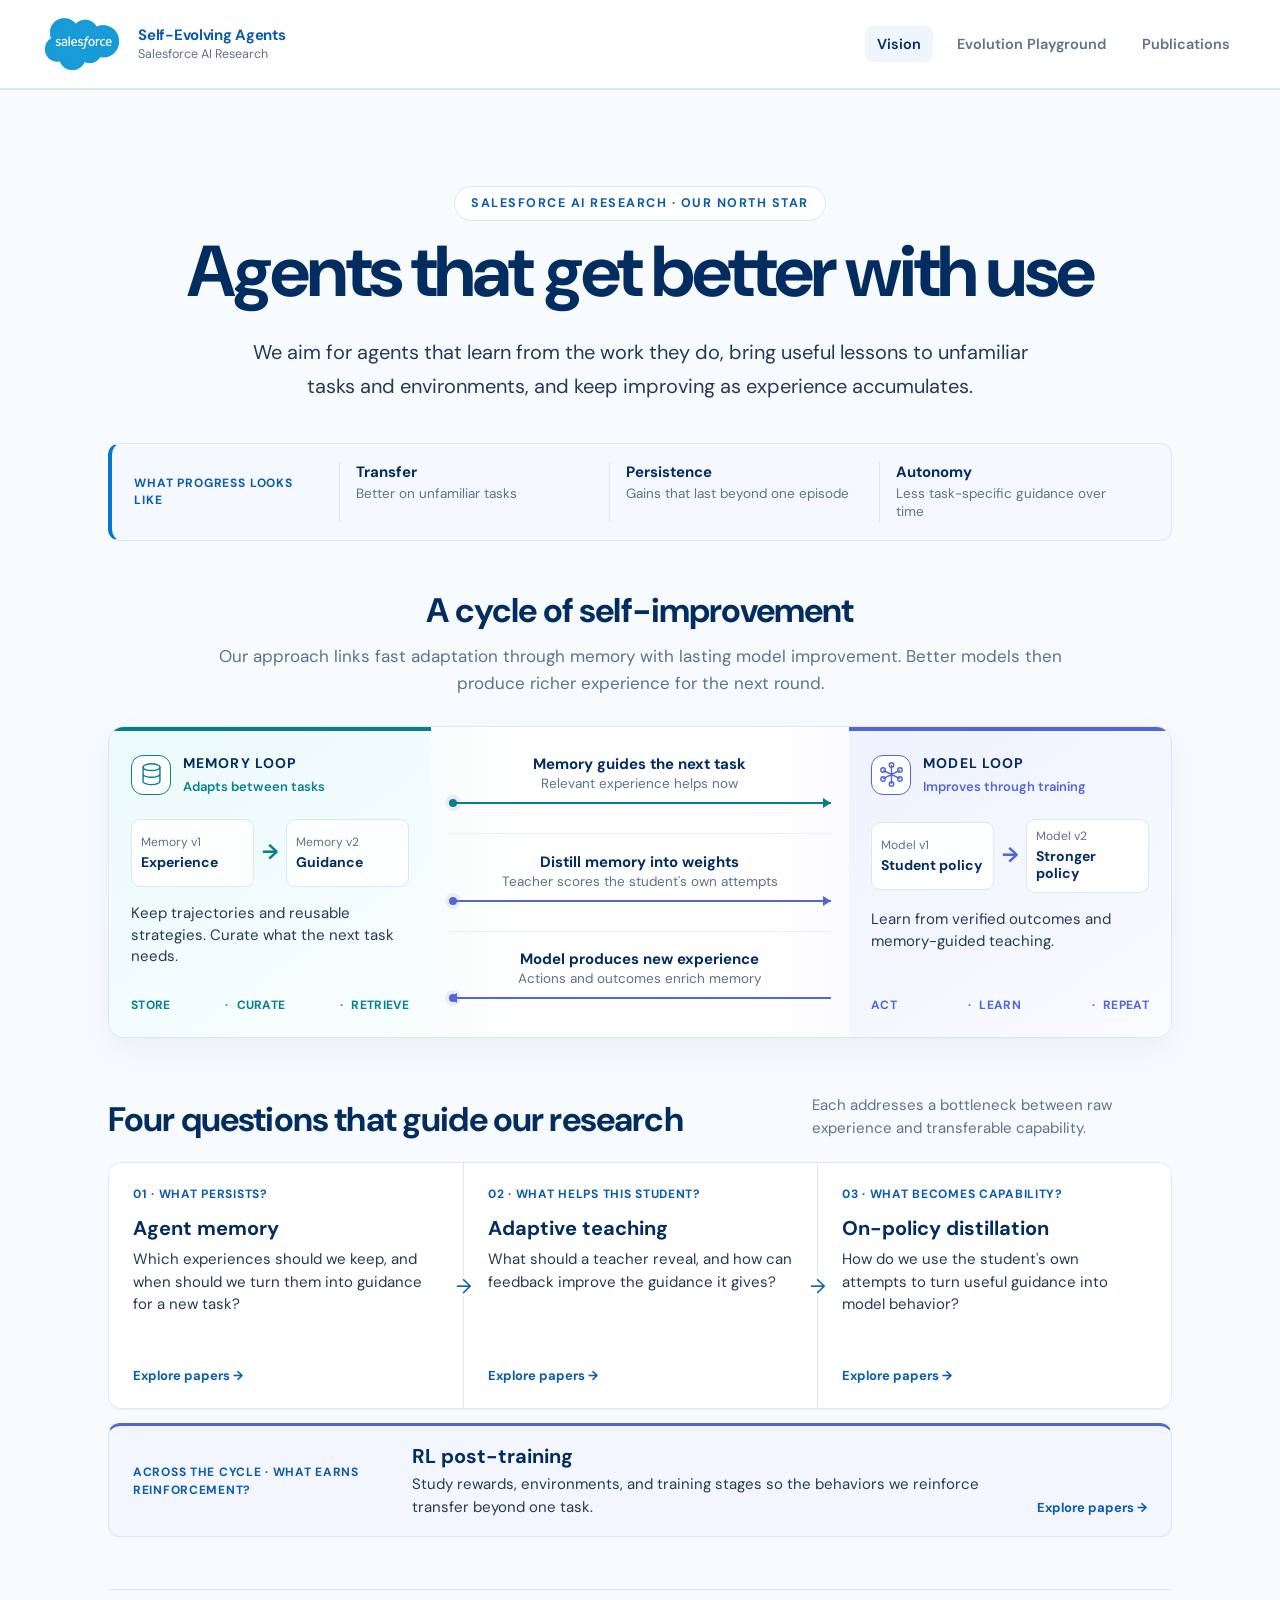
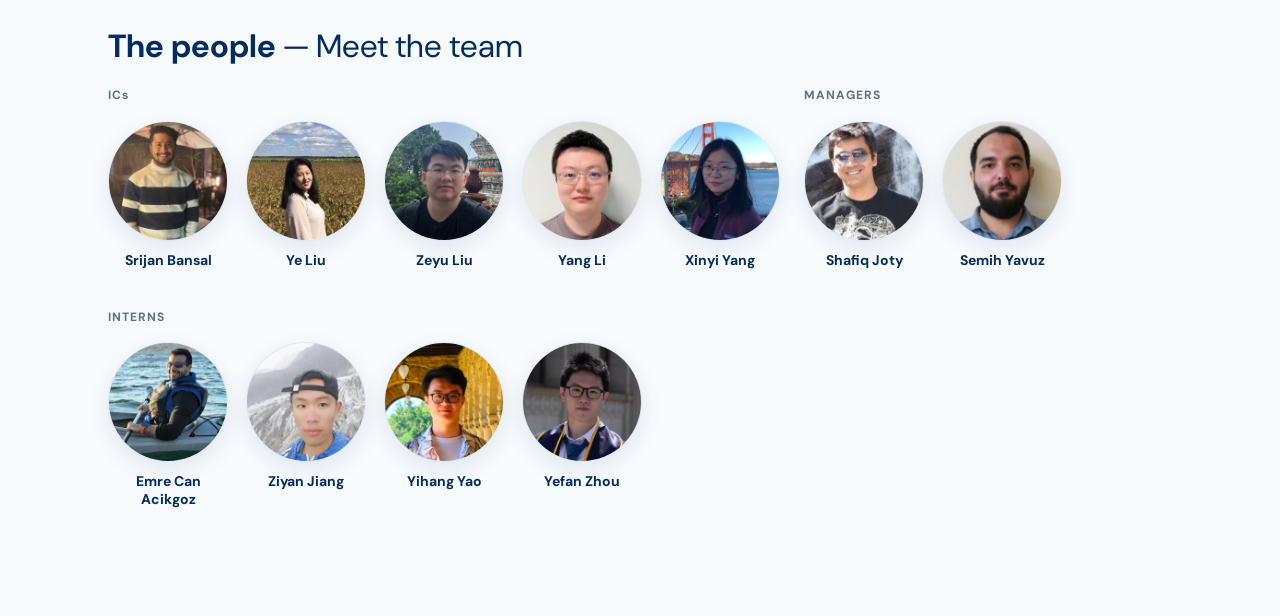
<file: index.html>
<!DOCTYPE html>
<html lang="en">
<head>
    <meta charset="UTF-8">
    <meta name="viewport" content="width=device-width, initial-scale=1.0">
    <meta name="description" content="Salesforce AI Research on agents that grow more capable with use and transfer what they learn to unfamiliar tasks.">
    <meta name="keywords" content="AI research, self-evolving agents, procedural memory, Salesforce, reinforcement learning">
    <meta name="author" content="Salesforce AI Research">
    <meta property="og:type" content="website">
    <meta property="og:title" content="Self-Evolving Agents — Salesforce AI Research">
    <meta property="og:description" content="Agents that grow more capable with use and transfer what they learn to unfamiliar tasks.">
    <link rel="icon" type="image/jpeg" href="shared/assets/salesforce-official.jpg">
    <link rel="preconnect" href="https://fonts.googleapis.com">
    <link rel="preconnect" href="https://fonts.gstatic.com" crossorigin>
    <link href="https://fonts.googleapis.com/css2?family=DM+Sans:wght@400;500;600;700&display=swap" rel="stylesheet">
    <title>Self-Evolving Agents</title>
    <link rel="stylesheet" href="shared/css/styles.css?v=62">
    <link rel="stylesheet" href="shared/css/index-styles.css?v=138">
    <script>
        (function () {
            var h = (location.hash || '').replace('#', '').toLowerCase();
            var hub = 'vision';
            if (h === 'publications' || h === 'papers') hub = 'publications';
            else if (h === 'evolution-playground' || h === 'playground') hub = 'playground';
            else if (h === 'vision') hub = 'vision';
            document.documentElement.dataset.hub = hub;
        })();
    </script>
</head>
<body class="landing-page" id="top">
    <a class="skip-link" href="#main-content">Skip to content</a>

    <div class="topbar">
        <div class="landing-wrap top">
            <a class="brand" href="#vision">
                <img src="shared/assets/salesforce-official.jpg" alt="Salesforce">
                <span>
                    <strong>Self-Evolving Agents</strong>
                    <small>Salesforce AI Research</small>
                </span>
            </a>
            <nav class="tabs-row" role="tablist" aria-label="Site sections">
                <button
                    type="button"
                    class="site-tab is-active"
                    role="tab"
                    id="tab-vision"
                    aria-selected="true"
                    aria-controls="panel-vision"
                    data-tab="vision">
                    Vision
                </button>
                <button
                    type="button"
                    class="site-tab"
                    role="tab"
                    id="tab-playground"
                    aria-selected="false"
                    aria-controls="panel-playground"
                    data-tab="playground">
                    Evolution Playground
                </button>
                <button
                    type="button"
                    class="site-tab"
                    role="tab"
                    id="tab-publications"
                    aria-selected="false"
                    aria-controls="panel-publications"
                    data-tab="publications">
                    Publications
                </button>
            </nav>
        </div>
    </div>

    <main id="main-content">
        <section
            id="panel-vision"
            class="tab-panel is-active"
            role="tabpanel"
            aria-labelledby="tab-vision"
            tabindex="0">
            <header class="hero">
                <div class="landing-wrap">
                    <span class="eyebrow">Salesforce AI Research · Our north star</span>
                    <h1>Agents that get better with use</h1>
                    <p class="sub">
                        We aim for agents that learn from the work they do, bring useful lessons to unfamiliar tasks and environments, and keep improving as experience accumulates.
                    </p>
                </div>
            </header>

            <div class="vision-body">
                <div class="landing-wrap">
                    <div class="vision-target" aria-label="What progress toward our vision looks like">
                        <span class="vision-target-label">What progress looks like</span>
                        <div class="vision-target-signals">
                            <p><strong>Transfer</strong><span>Better on unfamiliar tasks</span></p>
                            <p><strong>Persistence</strong><span>Gains that last beyond one episode</span></p>
                            <p><strong>Autonomy</strong><span>Less task-specific guidance over time</span></p>
                        </div>
                    </div>
                    <div class="vision-intro">
                        <h2>A cycle of self-improvement</h2>
                        <p>Our approach links fast adaptation through memory with lasting model improvement. Better models then produce richer experience for the next round.</p>
                    </div>

                    <figure class="vision-cycle" aria-labelledby="vision-cycle-caption">
                        <figcaption id="vision-cycle-caption" class="visually-hidden">Memory evolves from past experience into useful guidance. It helps the model on the next task and, through on-policy distillation, is internalized into model weights. The improved model produces new actions and outcomes that enrich memory.</figcaption>
                        <div class="vision-cycle-node vision-cycle-memory">
                            <div class="vision-node-head">
                                <span class="vision-node-icon" aria-hidden="true">
                                    <svg viewBox="0 0 48 48" fill="none"><ellipse cx="24" cy="11" rx="15" ry="6"/><path d="M9 11v12c0 3.3 6.7 6 15 6s15-2.7 15-6V11M9 23v13c0 3.3 6.7 6 15 6s15-2.7 15-6V23"/></svg>
                                </span>
                                <div><span class="vision-cycle-label">Memory loop</span><span class="vision-cycle-tempo">Adapts between tasks</span></div>
                            </div>
                            <div class="vision-cycle-stage">
                                <div class="vision-cycle-state"><small>Memory v1</small><strong>Experience</strong></div>
                                <span class="vision-cycle-step" aria-hidden="true">→</span>
                                <div class="vision-cycle-state"><small>Memory v2</small><strong>Guidance</strong></div>
                            </div>
                            <p>Keep trajectories and reusable strategies. Curate what the next task needs.</p>
                            <div class="vision-cycle-foot" aria-hidden="true"><span>Store</span><span>Curate</span><span>Retrieve</span></div>
                        </div>
                        <div class="vision-cycle-flows" aria-hidden="true">
                            <div class="vision-flow vision-flow-forward">
                                <strong>Memory guides the next task</strong>
                                <span>Relevant experience helps now</span>
                                <i>→</i>
                            </div>
                            <div class="vision-flow vision-flow-forward vision-flow-distill">
                                <strong>Distill memory into weights</strong>
                                <span>Teacher scores the student's own attempts</span>
                                <i>→</i>
                            </div>
                            <div class="vision-flow vision-flow-back">
                                <strong>Model produces new experience</strong>
                                <span>Actions and outcomes enrich memory</span>
                                <i>←</i>
                            </div>
                        </div>
                        <div class="vision-cycle-node vision-cycle-model">
                            <div class="vision-node-head">
                                <span class="vision-node-icon" aria-hidden="true">
                                    <svg viewBox="0 0 48 48" fill="none"><path d="M24 8v32M10 17l14 7 14-7M10 31l14-7 14 7"/><circle cx="24" cy="7" r="4"/><circle cx="9" cy="16" r="4"/><circle cx="39" cy="16" r="4"/><circle cx="9" cy="32" r="4"/><circle cx="39" cy="32" r="4"/><circle cx="24" cy="41" r="4"/></svg>
                                </span>
                                <div><span class="vision-cycle-label">Model loop</span><span class="vision-cycle-tempo">Improves through training</span></div>
                            </div>
                            <div class="vision-cycle-stage">
                                <div class="vision-cycle-state"><small>Model v1</small><strong>Student policy</strong></div>
                                <span class="vision-cycle-step" aria-hidden="true">→</span>
                                <div class="vision-cycle-state"><small>Model v2</small><strong>Stronger policy</strong></div>
                            </div>
                            <p>Learn from verified outcomes and memory-guided teaching.</p>
                            <div class="vision-cycle-foot" aria-hidden="true"><span>Act</span><span>Learn</span><span>Repeat</span></div>
                        </div>
                    </figure>

                    <section class="vision-agenda" aria-labelledby="vision-agenda-title">
                        <div class="vision-agenda-head">
                            <h2 id="vision-agenda-title">Four questions that guide our research</h2>
                            <p>Each addresses a bottleneck between raw experience and transferable capability.</p>
                        </div>
                        <div class="vision-agenda-path">
                            <a class="vision-area" href="#publications" data-vision-theme="memory">
                                <span class="vision-area-kicker">01 · What persists?</span>
                                <h3>Agent memory</h3>
                                <p>Which experiences should we keep, and when should we turn them into guidance for a new task?</p>
                                <span class="vision-area-link">Explore papers <span aria-hidden="true">→</span></span>
                            </a>
                            <a class="vision-area" href="#publications" data-vision-theme="teaching">
                                <span class="vision-area-kicker">02 · What helps this student?</span>
                                <h3>Adaptive teaching</h3>
                                <p>What should a teacher reveal, and how can feedback improve the guidance it gives?</p>
                                <span class="vision-area-link">Explore papers <span aria-hidden="true">→</span></span>
                            </a>
                            <a class="vision-area" href="#publications" data-vision-theme="distillation">
                                <span class="vision-area-kicker">03 · What becomes capability?</span>
                                <h3>On-policy distillation</h3>
                                <p>How do we use the student's own attempts to turn useful guidance into model behavior?</p>
                                <span class="vision-area-link">Explore papers <span aria-hidden="true">→</span></span>
                            </a>
                        </div>
                        <a class="vision-area vision-area-foundation" href="#publications" data-vision-theme="rl">
                            <span class="vision-area-kicker">Across the cycle · What earns reinforcement?</span>
                            <div>
                                <h3>RL post-training</h3>
                                <p>Study rewards, environments, and training stages so the behaviors we reinforce transfer beyond one task.</p>
                            </div>
                            <span class="vision-area-link">Explore papers <span aria-hidden="true">→</span></span>
                        </a>
                    </section>
                    <section class="vision-team" aria-labelledby="vision-team-title">
                        <div class="sec-head vision-team-head">
                            <h2 id="vision-team-title"><span class="pre">The people</span>Meet the team</h2>
                        </div>
                        <div class="vision-team-groups">
                            <section class="vision-team-group vision-team-full-time" aria-labelledby="team-full-time">
                                <h3 id="team-full-time">ICs</h3>
                                <div class="vision-team-grid">
                                    <figure class="vision-team-member">
                                        <img src="shared/authors/srijan_bansal.png" alt="Srijan Bansal" loading="lazy">
                                        <figcaption>Srijan Bansal</figcaption>
                                    </figure>
                                    <figure class="vision-team-member">
                                        <img src="shared/authors/ye_liu.png" alt="Ye Liu" loading="lazy">
                                        <figcaption>Ye Liu</figcaption>
                                    </figure>
                                    <figure class="vision-team-member">
                                        <img src="shared/authors/zeyu_liu.png" alt="Zeyu Liu" loading="lazy">
                                        <figcaption>Zeyu Liu</figcaption>
                                    </figure>
                                    <figure class="vision-team-member">
                                        <img src="shared/authors/yang_li.png" alt="Yang Li" loading="lazy">
                                        <figcaption>Yang Li</figcaption>
                                    </figure>
                                    <figure class="vision-team-member">
                                        <img src="shared/authors/xinyi_yang.jpg" alt="Xinyi Yang" loading="lazy">
                                        <figcaption>Xinyi Yang</figcaption>
                                    </figure>
                                </div>
                            </section>
                            <section class="vision-team-group vision-team-interns" aria-labelledby="team-interns">
                                <h3 id="team-interns">Interns</h3>
                                <div class="vision-team-grid">
                                    <figure class="vision-team-member">
                                        <img src="shared/authors/emre_can_acikgoz.png" alt="Emre Can Acikgoz" loading="lazy">
                                        <figcaption>Emre Can Acikgoz</figcaption>
                                    </figure>
                                    <figure class="vision-team-member">
                                        <img src="shared/authors/ziyan_jiang.jpg" alt="Ziyan Jiang" loading="lazy">
                                        <figcaption>Ziyan Jiang</figcaption>
                                    </figure>
                                    <figure class="vision-team-member">
                                        <img src="shared/authors/yihang_yao.jpg" alt="Yihang Yao" loading="lazy">
                                        <figcaption>Yihang Yao</figcaption>
                                    </figure>
                                    <figure class="vision-team-member">
                                        <img src="shared/authors/yefan_zhou.jpg" alt="Yefan Zhou" loading="lazy">
                                        <figcaption>Yefan Zhou</figcaption>
                                    </figure>
                                </div>
                            </section>
                            <section class="vision-team-group vision-team-managers" aria-labelledby="team-managers">
                                <h3 id="team-managers">Managers</h3>
                                <div class="vision-team-grid vision-team-grid-managers">
                                    <figure class="vision-team-member">
                                        <img src="shared/authors/shafiq_rayhan_joty.png" alt="Shafiq Joty" loading="lazy">
                                        <figcaption>Shafiq Joty</figcaption>
                                    </figure>
                                    <figure class="vision-team-member">
                                        <img src="shared/authors/semih_yavuz.png" alt="Semih Yavuz" loading="lazy">
                                        <figcaption>Semih Yavuz</figcaption>
                                    </figure>
                                </div>
                            </section>
                        </div>
                    </section>
                </div>
            </div>
        </section>

        <section
            id="panel-playground"
            class="tab-panel"
            role="tabpanel"
            aria-labelledby="tab-playground"
            tabindex="0">
            <div class="landing-wrap">
                <div class="sec-head">
                    <h2>Skill-Evolution Playground</h2>
                    <span class="pg-construction-badge" role="status">🚧 Playground under construction</span>
                </div>

                <aside class="pg-guide" aria-label="Playground guide">
                    <img src="shared/assets/playground-guide.jpg" alt="A researcher presenting how memory mechanisms differ for test-time evolution">
                    <div class="pg-guide-text">
                        <div class="pg-guide-copy">
                            <h3>Compare skill-evolution mechanisms</h3>
                            <p>Explore the mechanisms already here—or bring your own.</p>
                        </div>
                        <div class="pg-guide-foot">
                            <p><b>The executor stays frozen. The evaluation stays fixed.</b> The only moving parts are experience accumulation, skill curation, and skill evolution.</p>
                            <p class="pg-guide-q"><em>Same model. Same test. A different way to learn from every task.</em></p>
                        </div>
                    </div>
                </aside>

                <div class="pg-setup" id="pg-setup">
                    <section class="pg-panel pg-wip is-open" id="pg-wip" aria-labelledby="pg-mech-title" data-fold-panel>
                        <button type="button" class="pg-wip-tab" id="pg-wip-toggle" aria-expanded="true" aria-controls="pg-wip-body">
                            <span class="pg-wip-tab-copy">
                                <b id="pg-mech-title">Mechanism</b>
                            </span>
                            <span class="pg-wip-symbol" aria-hidden="true">−</span>
                        </button>
                        <div class="pg-wip-body" id="pg-wip-body">
                        <div class="pg-mech-tabs" role="tablist" aria-label="Memory mechanism">
                            <button type="button" class="pg-mech-tab" role="tab" aria-selected="false" data-mech="no-skill">No-skill</button>
                            <button type="button" class="pg-mech-tab is-active" role="tab" aria-selected="true" data-mech="skillos">SkillOS</button>
                            <button type="button" class="pg-mech-tab" role="tab" aria-selected="false" data-mech="memcurator" disabled hidden>JitMem</button>
                        </div>
                        <div class="pg-mech-board" id="pg-mech-board" data-active-mech="skillos" aria-label="Shared pipeline boxes">
                            <div class="story-frame is-on" data-node="task">
                                <svg viewBox="0 0 24 24" aria-hidden="true"><rect x="5" y="3" width="14" height="18" rx="2" fill="none" stroke="currentColor" stroke-width="1.6"/><path d="M8 8h8M8 12h8M8 16h5" fill="none" stroke="currentColor" stroke-width="1.6" stroke-linecap="round"/></svg>
                                <b data-node-label>Task</b>
                                <i class="chip" data-chip></i>
                            </div>
                            <div class="story-frame is-on" data-node="executor">
                                <span class="story-emoji" role="img" aria-label="Frozen executor">❄️</span>
                                <b data-node-label>Executor</b>
                                <i class="chip" data-chip></i>
                            </div>
                            <div class="story-frame is-on" data-node="trajectory">
                                <svg viewBox="0 0 24 24" aria-hidden="true"><path d="M4 16l5-5 3 3 8-8" fill="none" stroke="currentColor" stroke-width="1.6" stroke-linecap="round" stroke-linejoin="round"/></svg>
                                <b data-node-label>Trajectory</b>
                                <i class="chip" data-chip></i>
                            </div>
                            <div class="story-frame is-dim" data-node="curator">
                                <svg viewBox="0 0 24 24" aria-hidden="true"><path d="M12 3l1.8 5.2H19l-4.2 3.1 1.6 5.2L12 13.6 7.6 16.5l1.6-5.2L5 8.2h5.2z" fill="none" stroke="currentColor" stroke-width="1.4" stroke-linejoin="round"/></svg>
                                <b data-node-label>Curator</b>
                                <i class="chip" data-chip></i>
                            </div>
                            <div class="story-frame is-dim" data-node="bank">
                                <svg viewBox="0 0 24 24" aria-hidden="true"><ellipse cx="12" cy="7" rx="7" ry="3" fill="none" stroke="currentColor" stroke-width="1.6"/><path d="M5 7v10c0 1.6 3.1 3 7 3s7-1.4 7-3V7" fill="none" stroke="currentColor" stroke-width="1.6"/></svg>
                                <b data-node-label>Memory bank</b>
                                <i class="chip" data-chip></i>
                            </div>
                            <div class="story-frame is-dim" data-node="retriever">
                                <svg viewBox="0 0 24 24" aria-hidden="true"><circle cx="10" cy="10" r="5.5" fill="none" stroke="currentColor" stroke-width="1.6"/><path d="M14.5 14.5L20 20" fill="none" stroke="currentColor" stroke-width="1.6" stroke-linecap="round"/></svg>
                                <b data-node-label>Retriever</b>
                                <i class="chip" data-chip></i>
                            </div>
                            <div class="story-frame is-dim" data-node="judge">
                                <svg viewBox="0 0 24 24" aria-hidden="true"><path d="M12 3l7 3v5c0 4.5-2.8 8-7 10-4.2-2-7-5.5-7-10V6z" fill="none" stroke="currentColor" stroke-width="1.6" stroke-linejoin="round"/><path d="M8.5 12l2.2 2.2 4.8-5" fill="none" stroke="currentColor" stroke-width="1.6" stroke-linecap="round" stroke-linejoin="round"/></svg>
                                <b data-node-label>Self-judge</b>
                                <i class="chip" data-chip></i>
                            </div>
                        </div>
                        <p class="pg-mech-caption" id="pg-mech-caption">No memory path — experience ends with the episode.</p>
                        </div>
                    </section>

                    <section class="pg-panel pg-overview" id="pg-overview" aria-labelledby="pg-overview-title" data-fold-panel>
                        <div class="pg-overview-head">
                            <div class="pg-panel-head">
                                <h3 id="pg-overview-title">Overview</h3>
                                <p>Environment success across every available setting. Epoch 0 is the canonical no-skill baseline.</p>
                            </div>
                            <fieldset class="pg-overview-mode" aria-label="Overview grouping">
                                <legend>Group results</legend>
                                <label><input type="radio" name="pg-overview-mode" value="epoch" checked> By epoch</label>
                                <label><input type="radio" name="pg-overview-mode" value="type"> By task type</label>
                            </fieldset>
                            <button type="button" class="pg-fold-toggle" aria-expanded="true" aria-label="Collapse Overview">−</button>
                        </div>
                        <div class="pg-fold-body">
                        <div class="pg-overview-body">
                            <div class="pg-overview-series">
                                <div class="pg-overview-filter-group">
                                    <b>Mechanisms</b>
                                    <div id="pg-overview-mechanisms" class="pg-overview-mechanisms" aria-label="Mechanism visibility"></div>
                                </div>
                                <div class="pg-overview-pair">
                                    <b>Model pair</b>
                                    <div id="pg-overview-pairs" class="pg-overview-pairs" aria-label="Model pair visibility"></div>
                                    <small>curator / self-judge</small>
                                </div>
                                <div class="pg-overview-task-filter" id="pg-overview-task-filter" hidden>
                                    <b>Task types</b>
                                    <div id="pg-overview-task-types" class="pg-overview-task-types" aria-label="Task type visibility"></div>
                                </div>
                                <label class="pg-overview-average" id="pg-overview-average-field" hidden>
                                    <input type="checkbox" id="pg-overview-average-datasets">
                                    <span>Average across datasets</span>
                                </label>
                            </div>
                            <div class="pg-overview-plots">
                                <figure class="pg-overview-plot">
                                    <figcaption><b>Seen evaluation</b><span>valid_seen</span></figcaption>
                                    <div id="pg-overview-seen-chart" class="pg-overview-chart" role="img" aria-label="Seen environment success chart"></div>
                                </figure>
                                <figure class="pg-overview-plot">
                                    <figcaption><b>Held-out evaluation</b><span>test</span></figcaption>
                                    <div id="pg-overview-heldout-chart" class="pg-overview-chart" role="img" aria-label="Held-out environment success chart"></div>
                                </figure>
                            </div>
                        </div>
                        <p class="pg-overview-note" id="pg-overview-note">Loading experiment summary…</p>
                        </div>
                    </section>

                    <section class="pg-panel" aria-labelledby="pg-config-title" data-fold-panel>
                        <div class="pg-panel-head">
                            <h3 id="pg-config-title">Config</h3>
                            <button type="button" class="pg-fold-toggle" aria-expanded="true" aria-label="Collapse Config">−</button>
                        </div>
                        <div class="pg-fold-body">
                        <div class="pg-fields">
                            <label class="pg-field">
                                <span>Benchmark</span>
                                <select id="pg-benchmark">
                                    <option value="alfworld" selected>ALFWorld</option>
                                    <option value="tau2">Tau2</option>
                                    <option value="enterpriseops">Enterprise Ops</option>
                                    <option value="bird">BIRD</option>
                                </select>
                            </label>
                            <label class="pg-field" id="pg-domain-field" hidden>
                                <span id="pg-domain-label">Dataset</span>
                                <select id="pg-domain">
                                    <option value="airline">Airline</option>
                                    <option value="retail">Retail</option>
                                    <option value="telecom">Telecom</option>
                                    <option value="telecom-workflow">Telecom workflow</option>
                                    <option value="banking_knowledge">Banking knowledge</option>
                                </select>
                            </label>
                            <label class="pg-field">
                                <span>Mechanism</span>
                                <select id="pg-mechanism">
                                    <option value="no-skill">No-skill</option>
                                    <option value="skillos" selected>SkillOS</option>
                                    <option value="memcurator" disabled hidden>JitMem</option>
                                </select>
                            </label>
                            <label class="pg-field">
                                <span>Executor model</span>
                                <select id="pg-executor">
                                    <option value="gpt-5.6-luna" selected>gpt-5.6-luna</option>
                                </select>
                            </label>
                            <label class="pg-field" id="pg-curator-field">
                                <span>Curator model</span>
                                <select id="pg-curator">
                                    <option value="gpt-5.6-luna" selected>gpt-5.6-luna</option>
                                    <option value="gpt-5.6-sol">gpt-5.6-sol</option>
                                </select>
                            </label>
                            <label class="pg-field" id="pg-judge-field">
                                <span>Self-judge model</span>
                                <select id="pg-judge">
                                    <option value="gpt-5.6-luna" selected>gpt-5.6-luna</option>
                                    <option value="gpt-5.6-sol">gpt-5.6-sol</option>
                                </select>
                            </label>
                            <label class="pg-field" id="pg-user-model-field" hidden>
                                <span>User simulator</span>
                                <select id="pg-user-model" disabled>
                                    <option value="gpt-5.6-sol" selected>gpt-5.6-sol</option>
                                </select>
                            </label>
                            <label class="pg-field" id="pg-evaluator-model-field" hidden>
                                <span>NL evaluator</span>
                                <select id="pg-evaluator-model" disabled>
                                    <option value="gpt-5.6-sol" selected>gpt-5.6-sol</option>
                                </select>
                            </label>
                        </div>
                        <details class="pg-more-config">
                            <summary><span class="pg-more-label">Show more config</span><span class="pg-less-label">Hide extra config</span></summary>
                            <div class="pg-more-config-body">
                            <ul class="pg-common" aria-label="Shared across all mechanisms">
                                <li><b>Agent loop</b><span id="pg-agent-loop">ReAct · &lt;think&gt; · &lt;action&gt;</span></li>
                                <li><b>History</b><span id="pg-history">last 3 steps</span></li>
                            </ul>
                            <div class="pg-fields">
                            <label class="pg-field" id="pg-memory-filter-field">
                                <span>Trajectory index</span>
                                <select id="pg-memory-filter">
                                    <option value="all" selected>All trajectories</option>
                                    <option value="successful">Successful trajectories</option>
                                    <option value="latest">Latest trajectory per task</option>
                                    <option value="successful-latest">Successful + latest</option>
                                </select>
                            </label>
                            <label class="pg-field pg-scale" id="pg-epochs-field">
                                <span>Time-step</span>
                                <select id="pg-epochs">
                                    <option value="1">1 epoch</option>
                                    <option value="2">2 epochs</option>
                                    <option value="3" selected>3 epochs</option>
                                </select>
                            </label>
                            <label class="pg-field">
                                <span>Trial</span>
                                <select id="pg-trial">
                                    <option value="trial1" selected>trial 1</option>
                                    <option value="trial2">trial 2</option>
                                    <option value="trial3">trial 3</option>
                                </select>
                            </label>
                            <label class="pg-field" id="pg-budget-field">
                                <span>Interaction budget</span>
                                <select id="pg-budget" disabled>
                                    <option value="1">1 query</option>
                                    <option value="30" selected>30</option>
                                    <option value="50">50</option>
                                    <option value="200">200</option>
                                </select>
                            </label>
                            <label class="pg-field" id="pg-k-field">
                                <span>Retrieval K (maximum)</span>
                                <select id="pg-k" disabled>
                                    <option value="5" selected>5</option>
                                </select>
                            </label>
                            </div>
                            </div>
                        </details>
                        </div>
                    </section>
                </div>

                <section class="pg-panel pg-replay" id="pg-replay" aria-labelledby="pg-replay-title" data-fold-panel>
                    <div class="pg-panel-head">
                        <h3 id="pg-replay-title">Evolution replay</h3>
                        <button type="button" class="pg-fold-toggle" aria-expanded="true" aria-label="Collapse Evolution replay">−</button>
                    </div>
                    <div class="pg-fold-body">
                    <div class="pg-replay-bar">
                        <button type="button" class="play-loop" id="pg-replay-play">Play</button>
                        <button type="button" class="play-loop ghost" id="pg-replay-reset">Reset</button>
                        <label class="pg-replay-slider">
                            <input id="pg-replay-range" type="range" min="0" max="0" value="0" aria-label="Task index">
                        </label>
                        <span class="pg-replay-pos" id="pg-replay-pos">—</span>
                    </div>
                    <div class="pg-replay-stats-head">
                        <button type="button" class="pg-details-toggle" id="pg-details-toggle" aria-expanded="false">Show detailed stats</button>
                    </div>
                    <div class="pg-replay-details" id="pg-replay-details" aria-live="polite"></div>
                    </div>
                </section>

            <div class="playground-demo" id="playground-dashboard">
                <div class="jitmem-frame-wrap dashboard-frame-wrap">
                    <p class="pg-dashboard-missing" id="pg-dashboard-missing" hidden>No completed production run is available for this configuration.</p>
                    <iframe
                        id="playground-dashboard-frame"
                        class="jitmem-frame dashboard-frame"
                        title="Evolution run dashboard"
                        src="about:blank"
                        loading="eager"
                        referrerpolicy="no-referrer-when-downgrade"
                        allow="fullscreen"></iframe>
                </div>
            </div>
            <section class="trajectory-compare-panel" id="trajectory-compare-panel" aria-labelledby="trajectory-compare-title" hidden>
                <div class="trajectory-compare-head">
                    <div>
                        <span class="pre">Saved trajectories</span>
                        <h3 id="trajectory-compare-title">Trajectory Diff Checker</h3>
                    </div>
                    <button type="button" class="play-loop ghost" id="trajectory-compare-close">Close</button>
                </div>
                <div class="trajectory-compare-grid" id="trajectory-compare-grid"></div>
            </section>
            <div class="trajectory-compare-tray" id="trajectory-compare-tray" hidden>
                <div class="trajectory-compare-slots" id="trajectory-compare-slots"></div>
                <button type="button" class="play-loop" id="trajectory-compare-open" disabled>Compare</button>
                <button type="button" class="play-loop ghost" id="trajectory-compare-clear">Clear</button>
            </div>
            </div>
        </section>

        <section
            id="panel-publications"
            class="tab-panel"
            role="tabpanel"
            aria-labelledby="tab-publications"
            tabindex="0">
            <div class="landing-wrap">
                <div class="pubs-hero">
                    <div class="sec-head">
                        <h2>Publications</h2>
                        <p>Papers on self-improving agents, newest first.</p>
                    </div>
                    <div class="pubs-hero-side">
                        <div class="pubs-themes" data-pubs-themes role="listbox" aria-label="Filter publications by theme">
                            <span class="pubs-themes-label">Themes</span>
                            <button type="button" class="pubs-theme" role="option" aria-selected="false" data-theme="memory">Agent memory</button>
                            <button type="button" class="pubs-theme" role="option" aria-selected="false" data-theme="teaching">Adaptive teaching</button>
                            <button type="button" class="pubs-theme" role="option" aria-selected="false" data-theme="distillation">On-policy distillation</button>
                            <button type="button" class="pubs-theme" role="option" aria-selected="false" data-theme="rl">RL post-training</button>
                        </div>
                        <div class="pubs-hero-art">
                            <img src="shared/assets/publications-hero.jpg" alt="Illustration of a curious researcher learning from books and scientific ideas">
                        </div>
                    </div>
                </div>

                <div class="paper-list" data-paper-list>
                    <a href="papers/opd-grpo/index.html" class="box paper-card" data-published="2026-10-01" data-themes="distillation rl">
                        <div class="paper-card-media">
                            <img src="papers/opd-grpo/images/compute-frontier.png" alt="Accuracy versus training FLOPs on math and code for Qwen3-4B-Base. Self-GRPO OPD rises steeply once the per-domain GRPO runs finish and reaches joint GRPO's final 37.4% with 42% fewer FLOPs, then passes its self-GRPO teacher's 40.1% average; external-teacher OPD with 8B and 4B teachers stays below 30%.">
                        </div>
                        <div class="paper-card-body">
                            <div class="paper-card-top">
                                <span class="tag">Oct 2026</span>
                                <span class="paper-id">arXiv:2611.08453</span>
                            </div>
                            <h3>OPD vs. GRPO</h3>
                            <p class="paper-subtitle">Unpacking the Compute Efficiency of Strong-to-Weak On-Policy Distillation against GRPO</p>
                            <p class="paper-blurb">
                                At matched FLOPs, distilling from an external teacher loses to GRPO. OPD pays off only with the student’s own GRPO checkpoint as teacher — which makes it a cheap way to merge per-domain GRPO experts into one model.
                            </p>
                            <div class="stat-row">
                                <div><b>50×</b><span>fewer distillation FLOPs</span></div>
                                <div><b>−42%</b><span>FLOPs vs. joint GRPO</span></div>
                                <div><b>5–8%</b><span>merge cost</span></div>
                            </div>
                            <div class="paper-meta">
                                <span class="paper-authors">Zeyu Leo Liu, Yang Li, Bo Pang, Emre Can Acikgoz, Xuan-Phi Nguyen, Anurag Koul, Srijan Bansal, Erik Nijkamp, Shafiq Joty, Semih Yavuz</span>
                                <span class="cta">Read the paper →</span>
                            </div>
                        </div>
                    </a>

                    <a href="papers/synergy/index.html" class="box paper-card" data-published="2026-09-25" data-themes="distillation rl">
                        <div class="paper-card-media">
                            <img src="papers/synergy/images/figure1-paper.png" alt="Three post-training interactions: brief SFT improves student distillability, RLVR teacher adaptation improves transfer, and OPD prepares a stronger start for RLVR.">
                        </div>
                        <div class="paper-card-body">
                            <div class="paper-card-top">
                                <span class="tag">Sep 2026</span>
                                <span class="paper-id">arXiv:2609.31900</span>
                            </div>
                            <h3>Post-Training Synergy</h3>
                            <p class="paper-subtitle">Understanding the Synergy between SFT, RLVR, and OPD in LLM Post-Training</p>
                            <p class="paper-blurb">Each training stage shapes how well the next can learn. Adapt the teacher with RLVR, briefly warm the student with SFT, then distill with OPD.</p>
                            <div class="stat-row">
                                <div><b>29.2% → 43.8%</b><span>average OPD accuracy</span></div>
                                <div><b>+14.6 pts</b><span>combined recipe</span></div>
                                <div><b>9</b><span>student–teacher pairs</span></div>
                            </div>
                            <div class="paper-meta">
                                <span class="paper-authors">Emre Can Acikgoz · Yang Li · Zeyu Leo Liu · Srijan Bansal · Dilek Hakkani-Tür · Shafiq Joty · Semih Yavuz</span>
                                <span class="cta">Read the paper →</span>
                            </div>
                        </div>
                    </a>

                    <a href="papers/jitmem/index.html" class="box paper-card" data-published="2026-09-23" data-themes="memory">
                        <div class="paper-card-media">
                            <img src="papers/jitmem/images/figure1-paper.png" alt="Figure 1 from the JitMem paper, showing its inference and training pipelines">
                        </div>
                        <div class="paper-card-body">
                            <div class="paper-card-top">
                                <span class="tag">Sep 2026</span>
                                <span class="paper-id">arXiv:2609.27334</span>
                            </div>
                            <h3>JitMem</h3>
                            <p class="paper-subtitle">Learning to Curate Task-Adaptive Memory for LLM Agents</p>
                            <p class="paper-blurb">
                                Keeps past experience whole and curates a short, task-adaptive briefing at read time — when the next task is known — instead of compressing memory too early.
                            </p>
                            <div class="stat-row">
                                <div><b>+16.2</b><span>ALFWorld</span></div>
                                <div><b>+16.3</b><span>WebShop</span></div>
                                <div><b>+3.9</b><span>τ²-bench</span></div>
                            </div>
                            <div class="paper-meta">
                                <span class="paper-authors">Yefan Zhou · Yang Li · Zeyu Leo Liu · Semih Yavuz · Shafiq Joty</span>
                                <span class="cta">Read the paper →</span>
                            </div>
                        </div>
                    </a>

                    <a href="papers/rise/index.html" class="box paper-card" data-published="2026-09-04" data-themes="teaching distillation rl">
                        <div class="paper-card-media">
                            <img src="papers/rise/images/figure1-paper.png" alt="Figure 1 from the RISE paper, showing extrapolation geometry and its recursive training loop">
                        </div>
                        <div class="paper-card-body">
                            <div class="paper-card-top">
                                <span class="tag">Sep 2026</span>
                                <span class="paper-id">arXiv:2609.05295</span>
                            </div>
                            <h3>RISE</h3>
                            <p class="paper-subtitle">Recursive Improvement via Self-Extrapolating Policy Distillation</p>
                            <p class="paper-blurb">
                                Builds a synthetic future teacher from the model’s own RLVR trajectory via self-extrapolation, then distills dense token-level targets — no external teacher required.
                            </p>
                            <div class="stat-row">
                                <div><b>No external</b><span>teacher</span></div>
                                <div><b>1.3–1.6×</b><span>GRPO wall time</span></div>
                                <div><b>Math→Agents</b><span>task suite</span></div>
                            </div>
                            <div class="paper-meta">
                                <span class="paper-authors">Yang Li, Semih Yavuz, Shafiq Joty</span>
                                <span class="cta">Read the paper →</span>
                            </div>
                        </div>
                    </a>

                    <a href="papers/river/index.html" class="box paper-card" data-published="2026-08-23" data-themes="rl">
                        <div class="paper-card-media">
                            <img src="papers/river/images/behavior_transfer.png" alt="RIVER paper figure">
                        </div>
                        <div class="paper-card-body">
                            <div class="paper-card-top">
                                <span class="tag">Aug 2026</span>
                                <span class="paper-id">arXiv:2608.22631</span>
                            </div>
                            <h3>RIVER</h3>
                            <p class="paper-subtitle">Learning Generalizable Behaviors for Terminal Agents</p>
                            <p class="paper-blurb">
                                Filters noisy synthetic terminal environments and shapes rewards so RL reinforces transferable multi-turn behaviors — using &lt;30% of TMax data for larger gains.
                            </p>
                            <div class="stat-row">
                                <div><b>&lt;30%</b><span>TMax envs used</span></div>
                                <div><b>+106%</b><span>RL gain · TB-Lite</span></div>
                                <div><b>19.4</b><span>River-8B avg</span></div>
                            </div>
                            <div class="paper-meta">
                                <span class="paper-authors">Yihang Yao, Bo Pang, Xuan Phi Nguyen, Ding Zhao, Shafiq Joty, Semih Yavuz</span>
                                <span class="cta">Read the paper →</span>
                            </div>
                        </div>
                    </a>

                    <a href="papers/pmd/index.html" class="box paper-card" data-published="2026-07-01" data-themes="memory distillation">
                        <div class="paper-card-media">
                            <img src="papers/pmd/images/illustration_pmd.png" alt="PMD paper figure">
                        </div>
                        <div class="paper-card-body">
                            <div class="paper-card-top">
                                <span class="paper-card-badges">
                                    <span class="tag">Jul 2026</span>
                                    <span class="venue-badge">NeurIPS 2026</span>
                                </span>
                                <span class="paper-id">arXiv:2607.01480</span>
                            </div>
                            <h3>PMD</h3>
                            <p class="paper-subtitle">Procedural Memory Distillation: Online Reflection for Self-Improving Language Models</p>
                            <p class="paper-blurb">
                                Converts cross-episode signals into reusable procedural memory and distills it into the policy’s weights during training. Memory is a training scaffold, so inference is memory-free.
                            </p>
                            <div class="stat-row">
                                <div><b>3.8–5.5%</b><span>SciKnowEval</span></div>
                                <div><b>7.9–13.6%</b><span>LiveCodeBench</span></div>
                                <div><b>Memory-free</b><span>inference</span></div>
                            </div>
                            <div class="paper-meta">
                                <span class="paper-authors">Ye Liu, Srijan Bansal, Bo Pang, Yang Li, Zeyu Leo Liu, Yifei Ming, Zixuan Ke, Shafiq Joty, Semih Yavuz</span>
                                <span class="cta">Read the paper →</span>
                            </div>
                        </div>
                    </a>

                    <a href="papers/vpd/index.html" class="box paper-card" data-published="2026-05-14" data-themes="teaching distillation">
                        <div class="paper-card-media">
                            <img src="papers/vpd/images/fig1_lcb_reward_margin.png" alt="VPD paper figure">
                        </div>
                        <div class="paper-card-body">
                            <div class="paper-card-top">
                                <span class="paper-card-badges">
                                    <span class="tag">May 2026</span>
                                    <span class="venue-badge">NeurIPS 2026</span>
                                </span>
                                <span class="paper-id">arXiv:2605.15113</span>
                            </div>
                            <h3>VPD</h3>
                            <p class="paper-subtitle">Learning from Language Feedback via Variational Policy Distillation</p>
                            <p class="paper-blurb">
                                Reframes on-policy self-distillation as variational EM: the teacher is refined on trajectory outcomes, then distilled into the student’s rollouts, with a dynamic trust region inside a shared-weight network.
                            </p>
                            <div class="stat-row">
                                <div><b>49.6%</b><span>LiveCodeBench v6</span></div>
                                <div><b>+2.7–4.7%</b><span>SciKnowEval AVG</span></div>
                                <div><b>Shared-weight</b><span>adaptive trust region</span></div>
                            </div>
                            <div class="paper-meta">
                                <span class="paper-authors">Yang Li, Erik Nijkamp, Semih Yavuz, Shafiq Joty</span>
                                <span class="cta">Read the paper →</span>
                            </div>
                        </div>
                    </a>
                </div>

                <div class="upcoming-list" data-upcoming-list hidden>
                    <article class="box upcoming-card" data-themes="distillation">
                        <span class="tag tag-soon">Coming soon</span>
                        <h3>Efficiency of On-Policy Distillation</h3>
                        <p>Making on-policy distillation cheaper and faster while preserving teacher quality and student gains.</p>
                    </article>
                    <article class="box upcoming-card" data-themes="memory distillation">
                        <span class="tag tag-soon">Coming soon</span>
                        <h3>PMD+</h3>
                        <p>Next-generation procedural memory distillation with richer memory abstractions and stronger co-evolution.</p>
                    </article>
                    <article class="box upcoming-card" data-themes="distillation rl">
                        <span class="tag tag-soon">Coming soon</span>
                        <h3>RL, SFT, and On-Policy Distillation Interplay</h3>
                        <p>How reinforcement learning, supervised fine-tuning, and on-policy distillation interact — and when to combine them.</p>
                    </article>
                </div>
            </div>
        </section>
    </main>

    <script src="shared/js/index-script.js?v=246"></script>
</body>
</html>
</file>
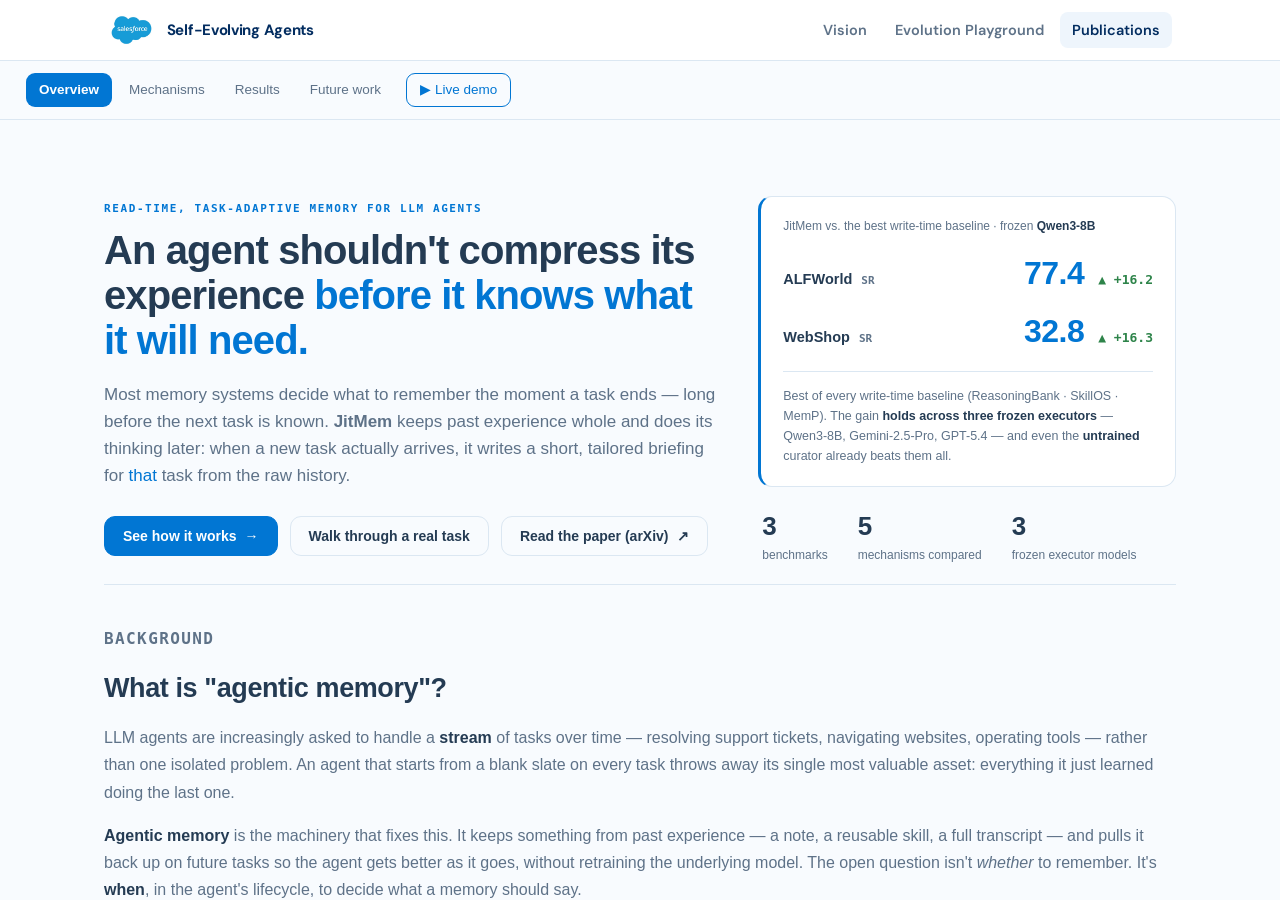
<file: papers/jitmem/index.html>
<!DOCTYPE html>
<html lang="en">
<head>
    <meta charset="UTF-8">
    <meta name="viewport" content="width=device-width, initial-scale=1.0">
    <meta name="description" content="Just-in-Time Memory: Learning to Curate Task-Adaptive Memory for LLM Agents.">
    <meta property="og:title" content="Just-in-Time Memory — Self-Evolving Agents">
    <meta property="og:description" content="Learning to curate task-adaptive memory for LLM agents at read time.">
    <link rel="icon" type="image/jpeg" href="../../shared/assets/salesforce-official.jpg">
    <link rel="preconnect" href="https://fonts.googleapis.com">
    <link rel="preconnect" href="https://fonts.gstatic.com" crossorigin>
    <link href="https://fonts.googleapis.com/css2?family=DM+Sans:wght@400;500;600;700&display=swap" rel="stylesheet">
    <title>Just-in-Time Memory - Self-Evolving Agents</title>
    <link rel="stylesheet" href="../../shared/css/styles.css?v=62">
    <link rel="stylesheet" href="../../shared/css/blog.css">
</head>
<body class="embed-page">
    <nav class="top-nav">
        <div class="nav-container">
            <a href="../../index.html#vision" class="nav-brand">
                <img src="../../shared/assets/salesforce-official.jpg" alt="Salesforce">
                Self-Evolving Agents
            </a>
            <div class="nav-links">
                <a href="../../index.html#vision" class="nav-link">Vision</a>
                <a href="../../index.html#playground" class="nav-link">Evolution Playground</a>
                <a href="../../index.html#publications" class="nav-link is-active">Publications</a>
            </div>
        </div>
    </nav>

    <main class="project-embed-wrap" aria-label="Just-in-Time Memory publication">
        <iframe
            class="project-embed"
            src="demo/index.html?embed=paper&amp;v=1#overview"
            title="Just-in-Time Memory"
            loading="eager"
            referrerpolicy="no-referrer-when-downgrade"
            allow="fullscreen"></iframe>
    </main>
</body>
</html>
</file>
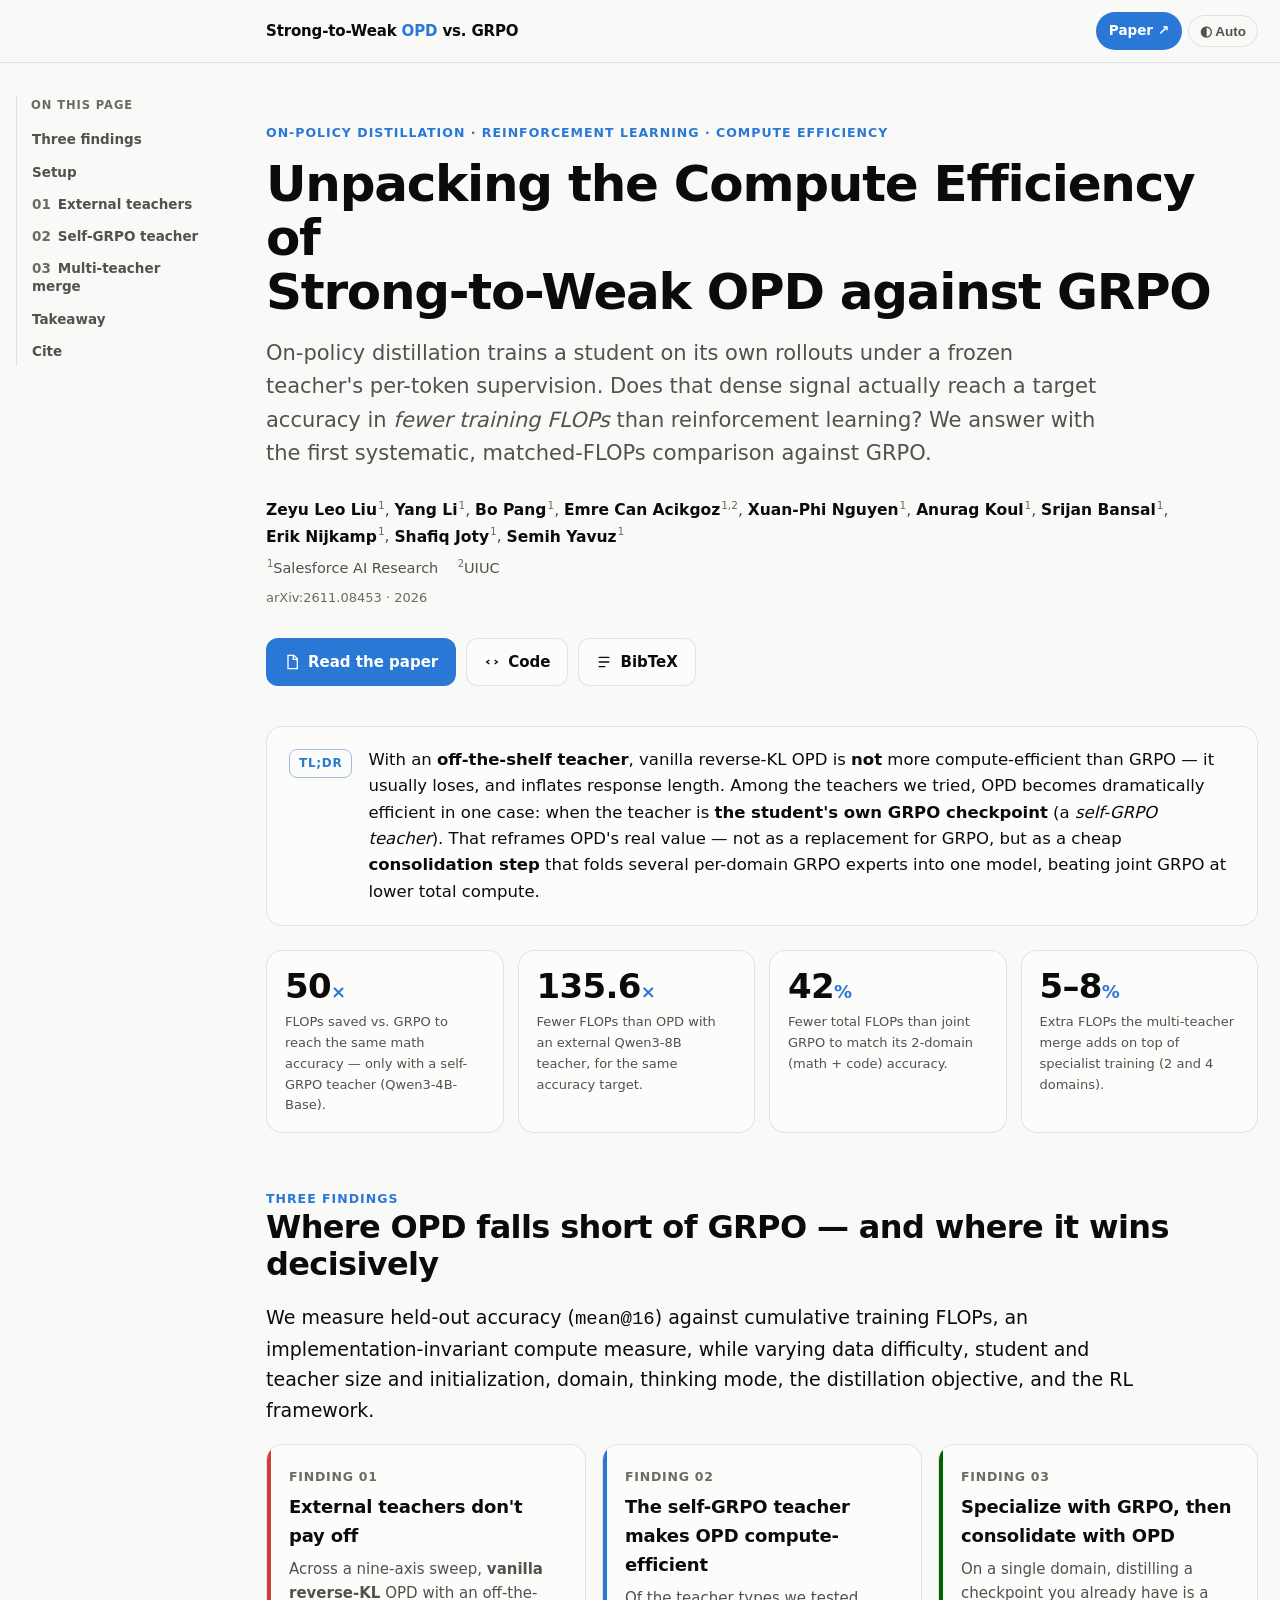
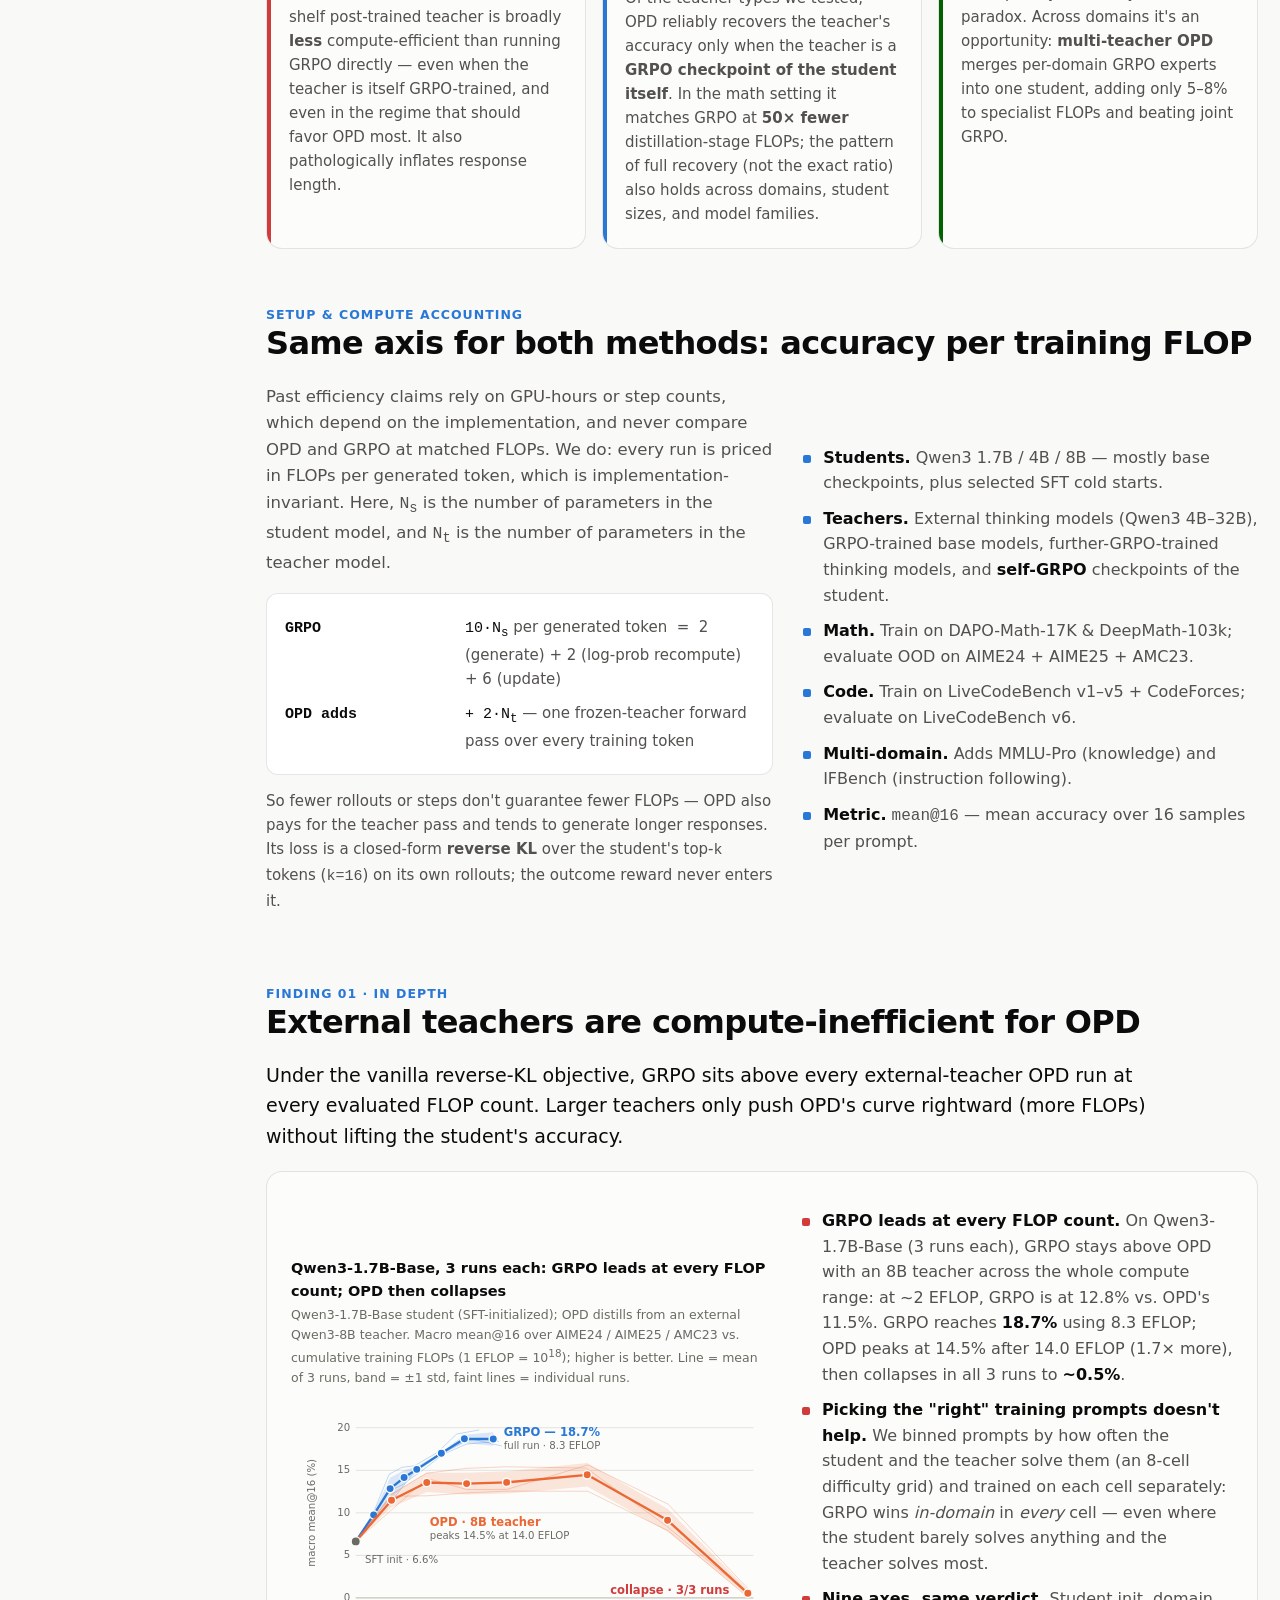
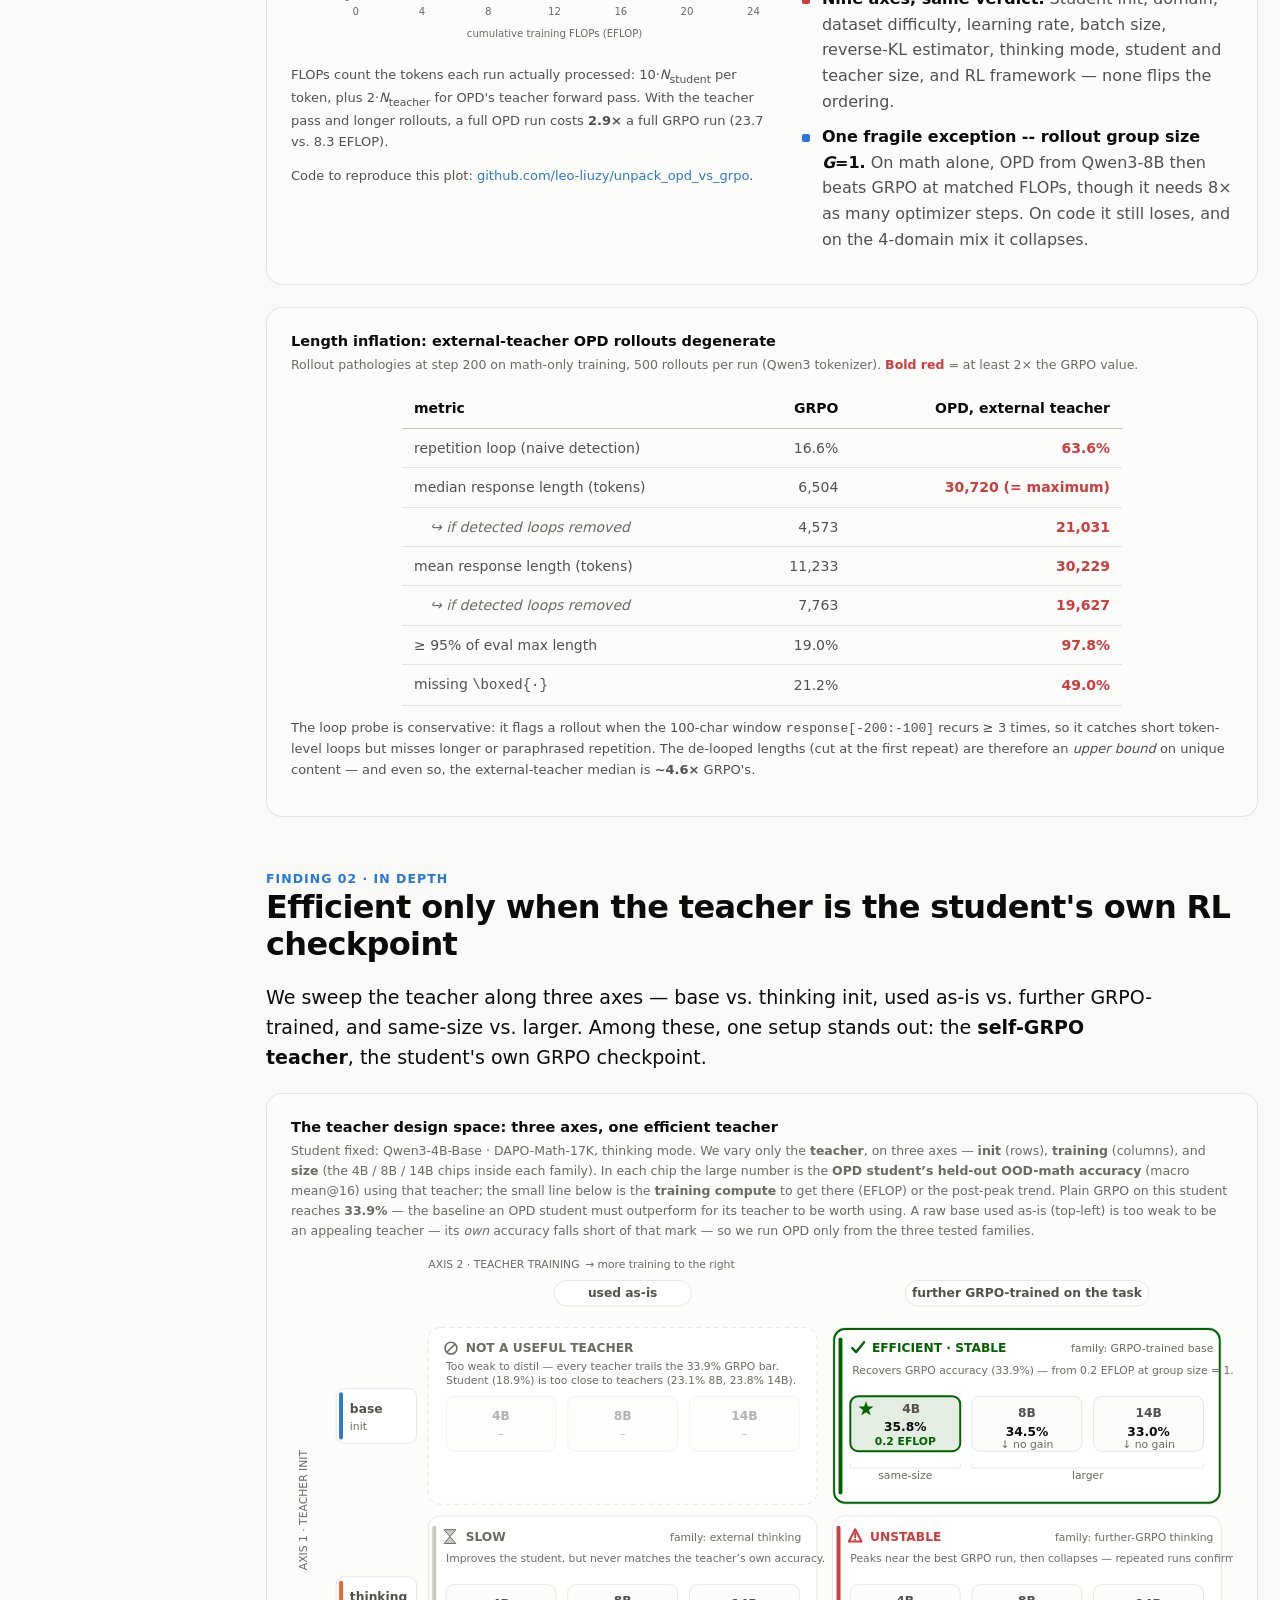
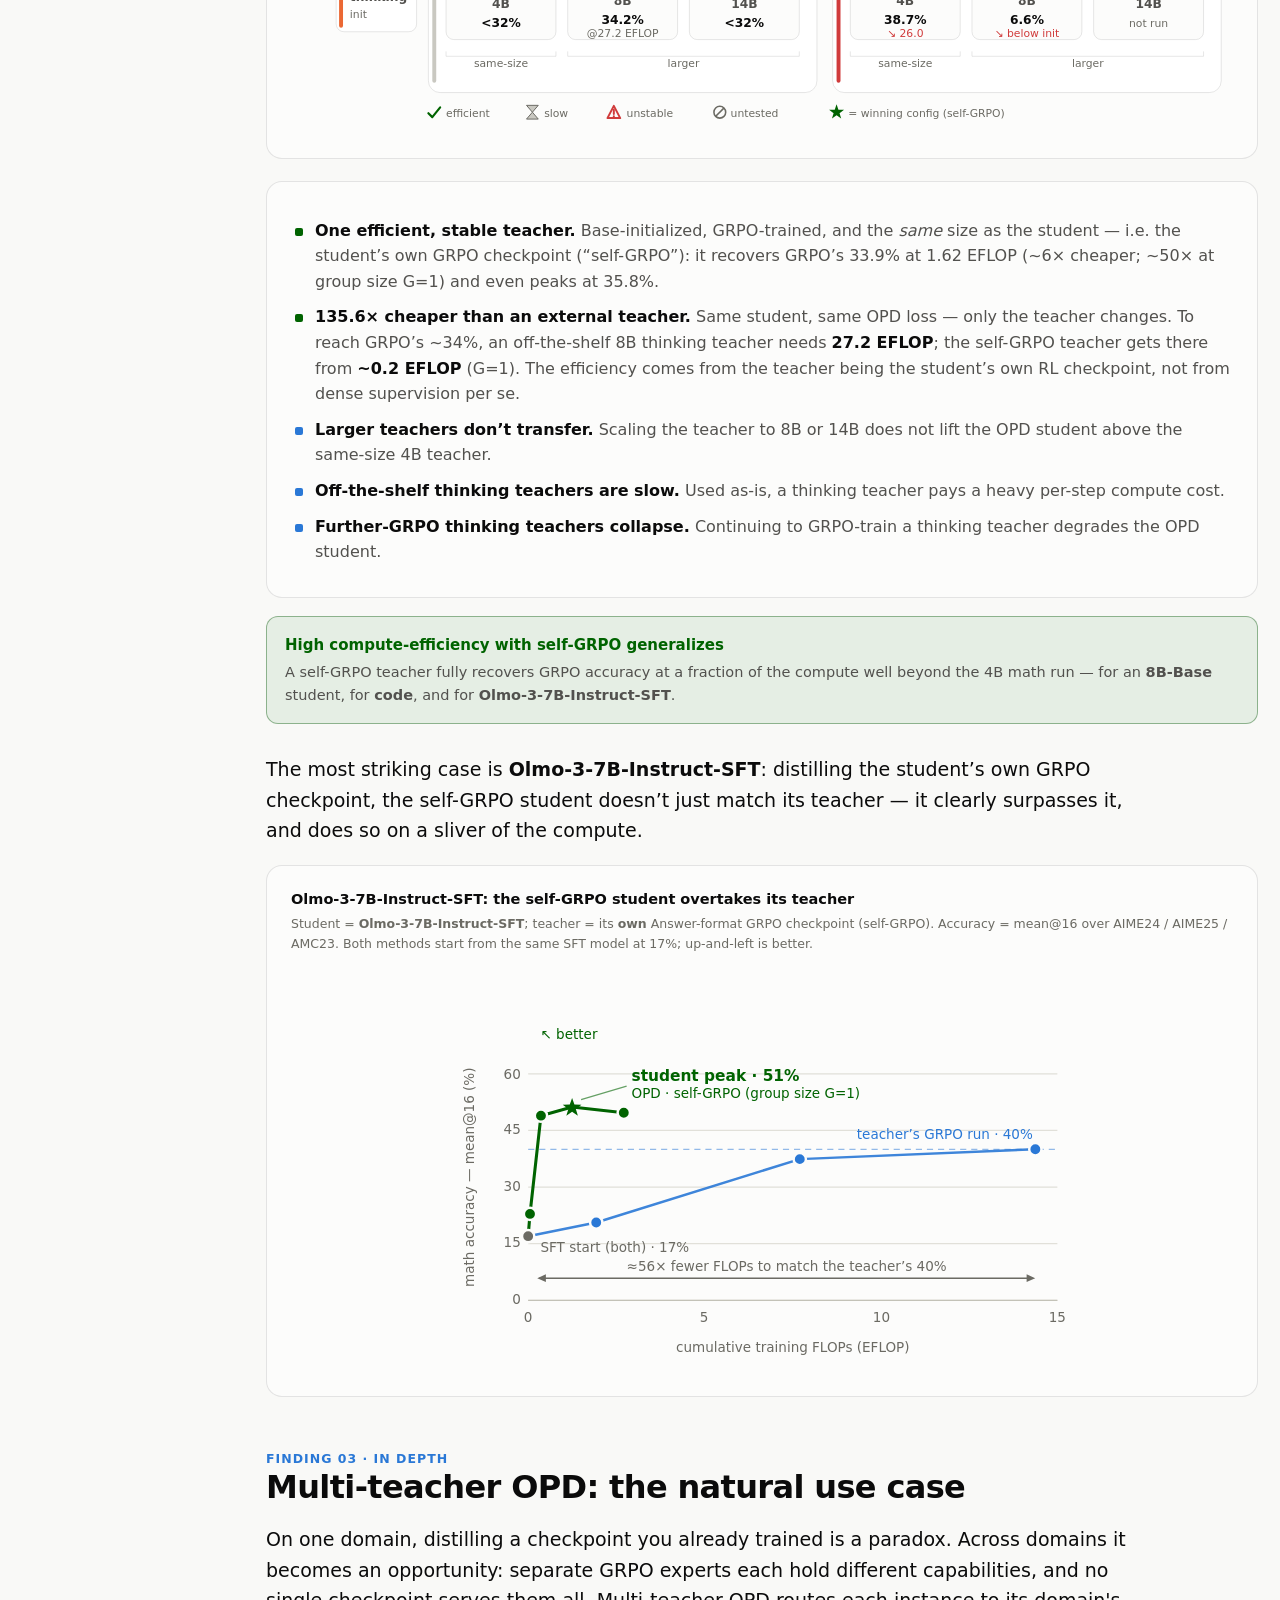
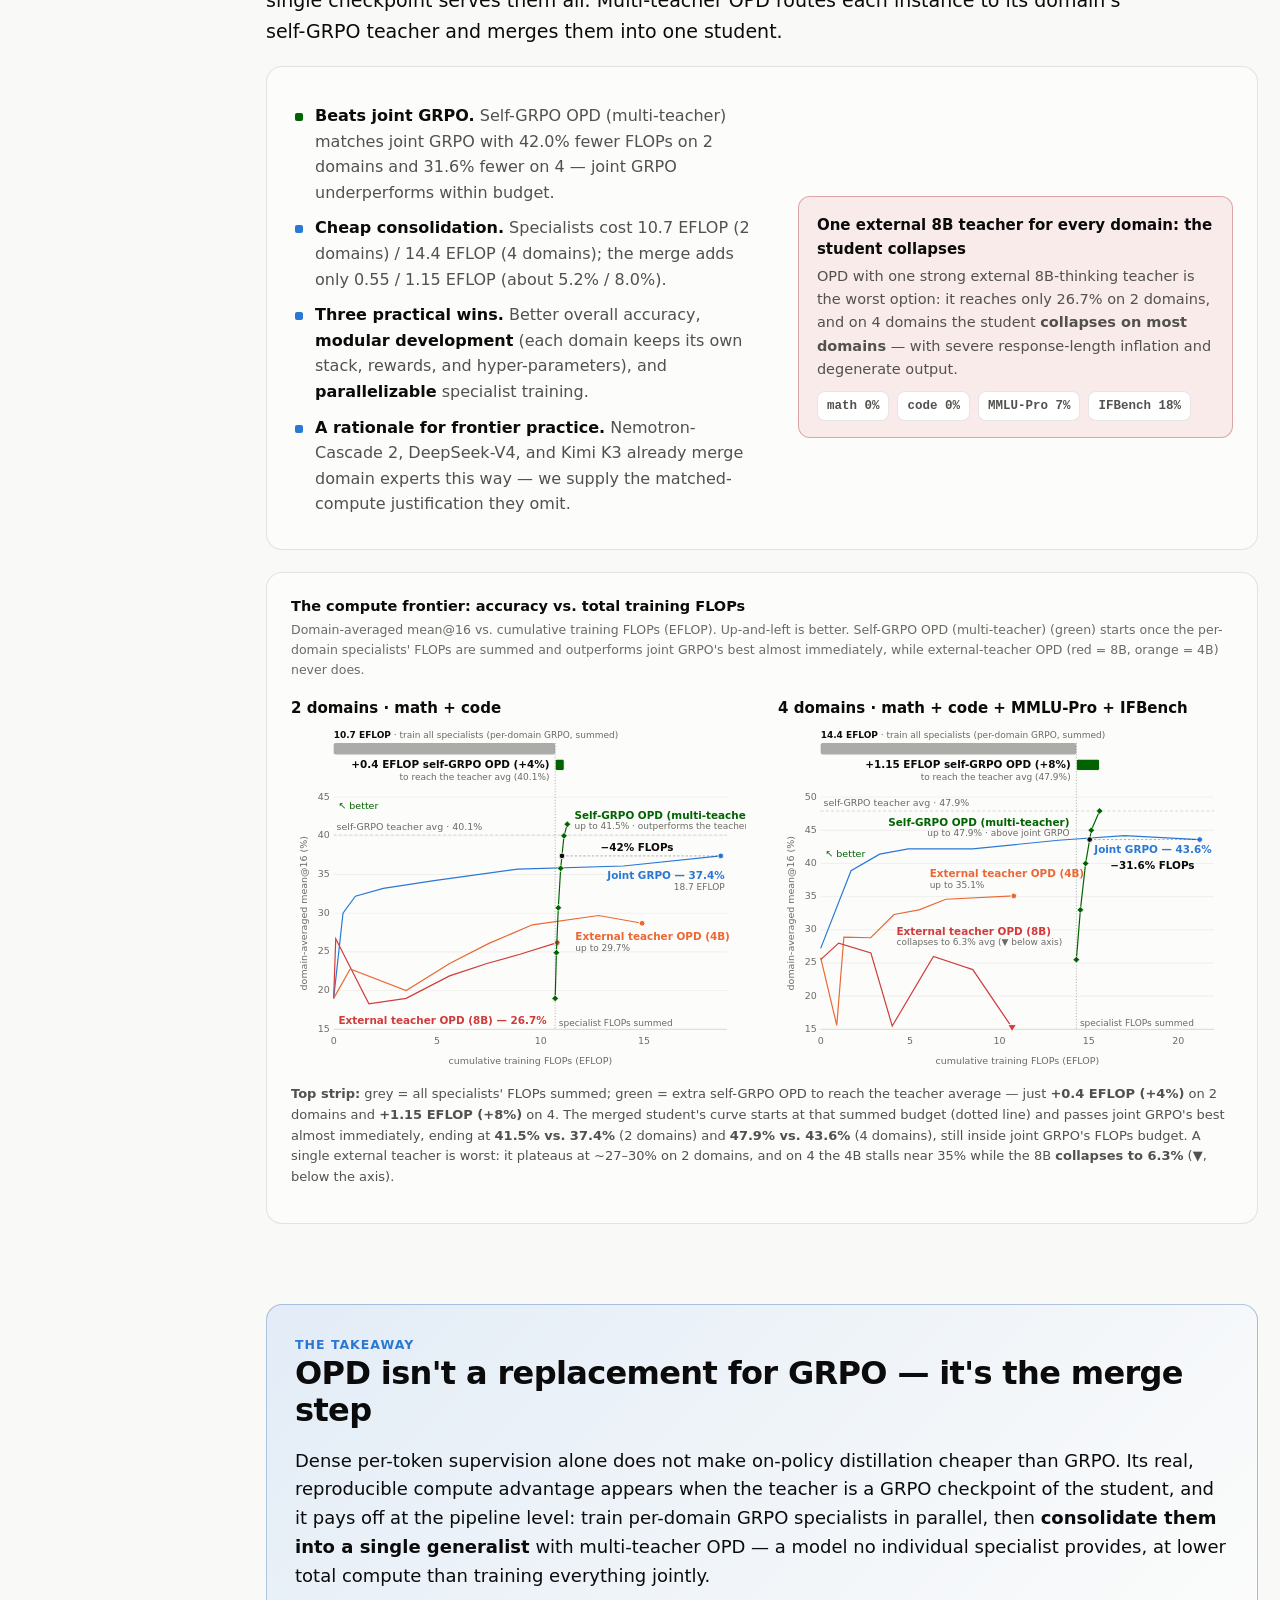
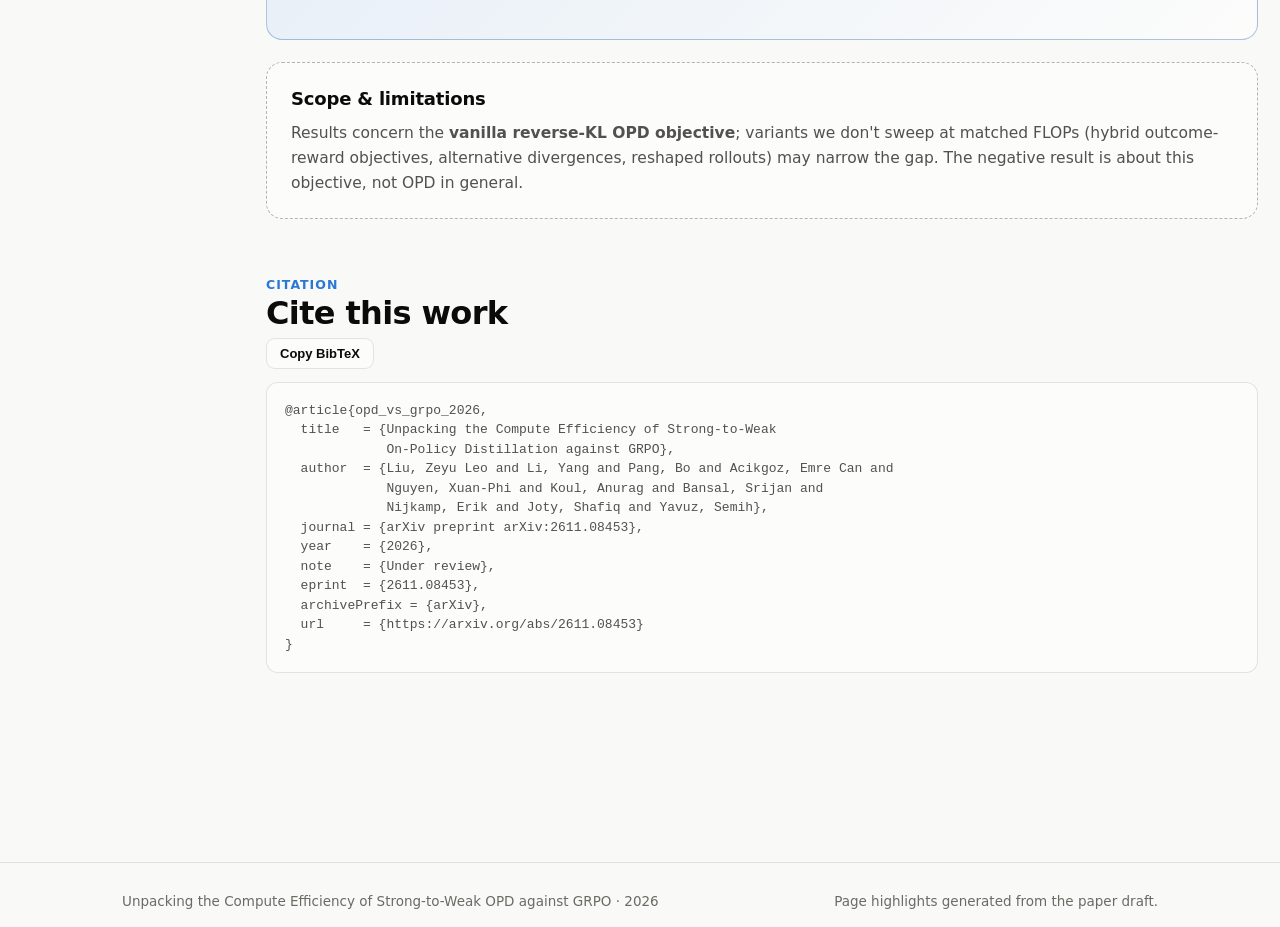
<file: papers/opd-grpo/index.html>
<!DOCTYPE html>
<html lang="en" data-theme="auto">
<head>
<meta charset="utf-8" />
<meta name="viewport" content="width=device-width, initial-scale=1" />
<title>Unpacking the Compute Efficiency of Strong-to-Weak OPD vs. GRPO</title>
<meta name="description" content="A systematic, matched-FLOPs study of on-policy distillation (OPD) against GRPO: when dense teacher supervision actually saves compute, and when it does not." />
<link rel="icon" type="image/jpeg" href="../../shared/assets/salesforce-official.jpg" />

<style>
  :root {
    color-scheme: light dark;
    --page:        #f9f9f7;
    --surface:     #fcfcfb;
    --surface-2:   #ffffff;
    --ink:         #0b0b0b;
    --ink-2:       #52514e;
    --muted:       #6b6a63;     /* AA on light surface */
    --hair:        rgba(11,11,11,0.10);
    --grid:        #e1e0d9;
    --axis:        #c3c2b7;
    --blue:        #2a78d6;
    --orange:      #eb6834;
    --aqua:        #1baf7a;
    --good:        #006300;
    --crit:        #d03b3b;
    --de-emph:     #c9c8c1;
    --on-accent:   #ffffff;     /* text on top of --blue fills */
    --radius:      16px;
    --maxw:        1080px;
  }
  :root[data-theme="dark"] {
    --page:        #0d0d0d;
    --surface:     #1a1a19;
    --surface-2:   #202020;
    --ink:         #ffffff;
    --ink-2:       #c3c2b7;
    --muted:       #a3a199;
    --hair:        rgba(255,255,255,0.10);
    --grid:        #2c2c2a;
    --axis:        #383835;
    --blue:        #3987e5;
    --orange:      #d95926;
    --aqua:        #199e70;
    --good:        #0ca30c;
    --crit:        #e66767;
    --de-emph:     #4a4a46;
    --on-accent:   #08131f;
  }
  @media (prefers-color-scheme: dark) {
    :root[data-theme="auto"] {
      --page:#0d0d0d; --surface:#1a1a19; --surface-2:#202020; --ink:#ffffff; --ink-2:#c3c2b7;
      --muted:#a3a199; --hair:rgba(255,255,255,0.10); --grid:#2c2c2a; --axis:#383835;
      --blue:#3987e5; --orange:#d95926; --aqua:#199e70; --good:#0ca30c; --crit:#e66767;
      --de-emph:#4a4a46; --on-accent:#08131f;
    }
  }

  * { box-sizing: border-box; }
  html { scroll-behavior: smooth; }
  body {
    margin: 0;
    font-family: system-ui, -apple-system, "Segoe UI", Roboto, sans-serif;
    background: var(--page);
    color: var(--ink);
    line-height: 1.6;
    -webkit-font-smoothing: antialiased;
  }
  a { color: var(--blue); text-decoration: none; }
  a:hover { text-decoration: underline; }
  code, .mono { font-family: ui-monospace, "SF Mono", Menlo, Consolas, monospace; }

  /* ---------- top nav ---------- */
  header.nav {
    position: sticky; top: 0; z-index: 40;
    backdrop-filter: saturate(1.4) blur(10px);
    background: color-mix(in srgb, var(--page) 82%, transparent);
    border-bottom: 1px solid var(--hair);
  }
  .nav-in {
    max-width: var(--maxw); margin: 0 auto; padding: 12px 22px;
    display: flex; align-items: center; gap: 14px;
  }
  .brand { font-weight: 700; letter-spacing: -0.01em; font-size: 15px; color: var(--ink); }
  .brand:hover { text-decoration: none; }
  .brand .dot { color: var(--blue); }
  .nav-links { margin-left: auto; display: flex; gap: 6px; flex-wrap: wrap; align-items:center; }
  .nav-links a {
    font-size: 13.5px; font-weight: 600; color: var(--ink-2);
    padding: 7px 12px; border-radius: 999px; border: 1px solid var(--hair);
  }
  .nav-links a:hover { color: var(--ink); background: var(--surface); text-decoration: none; }
  .nav-links a.active { color: var(--blue); background: color-mix(in srgb, var(--blue) 12%, transparent); border-color: color-mix(in srgb, var(--blue) 45%, transparent); }
  .spy-anchor { scroll-margin-top: 96px; }
  /* ---------- left TOC ---------- */
  .toc { display: none; }
  @media (min-width: 1100px) {
    .nav-links a.sec { display: none; }
    body > main, header.nav .nav-in { margin-left: max(244px, calc((100vw - var(--maxw)) / 2)); margin-right: auto; }
    .toc {
      display: flex; flex-direction: column; gap: 2px;
      position: fixed; top: 96px; width: 200px; z-index: 30;
      left: max(16px, calc((100vw - var(--maxw)) / 2 - 228px));
      border-left: 1px solid var(--hair);
    }
    .toc-h { font-size: 11.5px; font-weight: 700; letter-spacing: 0.08em; text-transform: uppercase; color: var(--muted); margin: 0 0 8px; padding-left: 14px; }
    .toc a {
      display: block; font-size: 13.5px; font-weight: 600; color: var(--ink-2); line-height: 1.35;
      padding: 6px 10px 6px 14px; margin-left: -1px; border-left: 2px solid transparent; border-radius: 0 6px 6px 0;
    }
    .toc a:hover { color: var(--ink); background: var(--surface); text-decoration: none; }
    .toc a.active { color: var(--blue); border-left-color: var(--blue); background: color-mix(in srgb, var(--blue) 10%, transparent); }
    .toc-n { font-variant-numeric: tabular-nums; color: var(--muted); margin-right: 7px; font-weight: 700; }
    .toc a.active .toc-n { color: var(--blue); }
  }
  .nav-links a.primary { color: var(--on-accent); background: var(--blue); border-color: transparent; }
  .theme-btn {
    cursor: pointer; font-size: 13.5px; font-weight: 600; color: var(--ink-2);
    padding: 7px 11px; border-radius: 999px; border: 1px solid var(--hair);
    background: transparent;
  }
  .theme-btn:hover { color: var(--ink); background: var(--surface); }
  :focus-visible { outline: 2px solid var(--blue); outline-offset: 2px; border-radius: 4px; }

  /* ---------- layout ---------- */
  main { max-width: var(--maxw); margin: 0 auto; padding: 0 22px 96px; }
  section { padding-top: 56px; scroll-margin-top: 96px; }
  .eyebrow {
    font-size: 12.5px; font-weight: 700; letter-spacing: 0.08em; text-transform: uppercase;
    color: var(--blue);
  }
  h1 { font-size: clamp(30px, 5vw, 50px); line-height: 1.08; letter-spacing: -0.025em; margin: 14px 0 0; font-weight: 800; }
  h2 { font-size: clamp(23px, 3.4vw, 32px); line-height: 1.15; letter-spacing: -0.02em; margin: 0 0 6px; font-weight: 750; }
  h3 { font-size: 18px; margin: 0 0 6px; font-weight: 700; letter-spacing: -0.01em; }
  p  { color: var(--ink-2); font-size: 16.5px; }
  .lead { font-size: 19px; color: var(--ink); }

  /* ---------- hero ---------- */
  .hero { padding-top: 60px; }
  .hero .sub { font-size: clamp(17px, 2.4vw, 21px); color: var(--ink-2); margin: 18px 0 0; max-width: 40em; }
  .authors { margin-top: 26px; font-size: 15.5px; color: var(--ink-2); }
  .authors .who { color: var(--ink); font-weight: 600; white-space: nowrap; }
  .authors .names { line-height: 1.7; }
  .authors sup { font-size: 0.68em; color: var(--muted); font-weight: 500; margin-left: 1px; }
  .authors .affils { margin-top: 6px; font-size: 14.5px; color: var(--ink-2); }
  .venue { display:inline-block; margin-top:8px; font-size: 13px; color: var(--muted); }
  .cta { margin-top: 28px; display: flex; gap: 10px; flex-wrap: wrap; }
  .btn {
    display: inline-flex; align-items: center; gap: 8px;
    padding: 11px 17px; border-radius: 12px; font-weight: 650; font-size: 15px;
    border: 1px solid var(--hair); color: var(--ink); background: var(--surface);
  }
  .btn:hover { text-decoration: none; border-color: color-mix(in srgb, var(--blue) 45%, var(--hair)); }
  .btn.solid { background: var(--blue); color: var(--on-accent); border-color: transparent; }
  .btn .ico { width: 16px; height: 16px; }

  /* ---------- tldr banner ---------- */
  .tldr {
    margin-top: 40px; padding: 20px 22px; border-radius: var(--radius);
    background: var(--surface); border: 1px solid var(--hair);
    display: flex; gap: 16px; align-items: flex-start;
  }
  .tldr .tag {
    flex: none; font-size: 12px; font-weight: 800; letter-spacing: .06em;
    color: var(--blue); border: 1px solid color-mix(in srgb, var(--blue) 35%, var(--hair));
    padding: 4px 9px; border-radius: 8px; margin-top: 2px;
  }
  .tldr p { margin: 0; color: var(--ink); font-size: 16.5px; }

  /* ---------- KPI tiles ---------- */
  .kpi-row {
    margin-top: 24px; display: grid; gap: 14px;
    grid-template-columns: repeat(4, 1fr);
  }
  .kpi {
    background: var(--surface); border: 1px solid var(--hair); border-radius: var(--radius);
    padding: 18px 18px 16px;
  }
  .kpi .num { font-size: 34px; font-weight: 800; letter-spacing: -0.02em; color: var(--ink); line-height: 1; }
  .kpi .num .u { font-size: 18px; font-weight: 750; color: var(--blue); }
  .kpi .lbl { margin-top: 9px; font-size: 13px; color: var(--ink-2); }
  .kpi .lbl em { color: var(--ink); font-style: normal; font-weight: 650; }

  /* ---------- finding cards ---------- */
  .cards { display: grid; grid-template-columns: repeat(3, 1fr); gap: 16px; margin-top: 8px; }
  .card {
    background: var(--surface); border: 1px solid var(--hair); border-radius: var(--radius);
    padding: 22px; position: relative; overflow: hidden;
  }
  .card .rail { position:absolute; left:0; top:0; bottom:0; width:4px; }
  .card .n { font-size: 12.5px; font-weight: 800; color: var(--muted); letter-spacing: .06em; }
  .card h3 { margin-top: 6px; }
  .card p { font-size: 15px; margin: 6px 0 0; }

  /* ---------- generic panel ---------- */
  .panel {
    background: var(--surface); border: 1px solid var(--hair); border-radius: var(--radius);
    padding: 22px 24px; margin-top: 20px;
  }
  .grid-2 { display: grid; grid-template-columns: 1.05fr 0.95fr; gap: 26px; align-items: center; }
  .fig-cap { font-size: 13px; color: var(--ink-2); margin-top: 12px; }
  .fig-title { font-size: 14.5px; font-weight: 700; color: var(--ink); margin: 0 0 2px; }
  .fig-sub { font-size: 12.5px; color: var(--muted); margin: 0 0 12px; }

  ul.clean { padding-left: 0; list-style: none; margin: 14px 0 0; }
  ul.clean li { position: relative; padding-left: 24px; margin: 10px 0; color: var(--ink-2); font-size: 16px; }
  ul.clean li::before {
    content: ""; position: absolute; left: 4px; top: 10px; width: 8px; height: 8px;
    border-radius: 2px; background: var(--blue);
  }
  ul.clean li.bad::before { background: var(--crit); }
  ul.clean li.good::before { background: var(--good); }
  ul.clean li b { color: var(--ink); }

  .callout {
    margin-top: 18px; border-radius: 12px; padding: 16px 18px;
    background: color-mix(in srgb, var(--crit) 9%, var(--surface));
    border: 1px solid color-mix(in srgb, var(--crit) 30%, var(--hair));
  }
  .callout .h { font-weight: 750; color: var(--ink); font-size: 15px; }
  .callout p { margin: 4px 0 0; font-size: 14.5px; }
  .callout .chips { margin-top: 10px; display:flex; gap:8px; flex-wrap:wrap; }
  .chip { font-size:12.5px; font-weight:700; padding:4px 9px; border-radius:8px; background:var(--surface-2); border:1px solid var(--hair); color:var(--ink-2); font-family: ui-monospace, monospace; }
  .callout.good {
    background: color-mix(in srgb, var(--good) 9%, var(--surface));
    border: 1px solid color-mix(in srgb, var(--good) 32%, var(--hair));
  }
  .callout.good .h { color: var(--good); }

  .eqbox {
    margin-top: 14px; background: var(--surface-2); border: 1px solid var(--hair);
    border-radius: 12px; padding: 16px 18px; overflow-x: auto;
  }
  .eqbox .row { display:flex; align-items:baseline; gap:12px; font-size:15px; color:var(--ink-2); padding:5px 0; }
  .eqbox .row .lhs { font-weight: 700; color: var(--ink); min-width: 168px; font-family: ui-monospace, monospace; }
  .eqbox .row .rhs .mono { color: var(--ink); }

  /* scope / limitations */
  .scope {
    margin-top: 22px; border-radius: var(--radius); padding: 22px 24px;
    background: var(--surface); border: 1px dashed color-mix(in srgb, var(--ink) 22%, var(--hair));
  }
  .scope h3 { color: var(--ink); }
  .scope p { font-size: 15.5px; margin: 8px 0 0; }

  /* takeaway */
  .takeaway {
    margin-top: 24px; border-radius: var(--radius); padding: 30px 28px;
    background: linear-gradient(135deg, color-mix(in srgb, var(--blue) 12%, var(--surface)), var(--surface));
    border: 1px solid color-mix(in srgb, var(--blue) 28%, var(--hair));
  }
  .takeaway h2 { margin-bottom: 8px; }
  .takeaway p { color: var(--ink); font-size: 18px; }

  /* bibtex */
  pre.bib {
    background: var(--surface); border: 1px solid var(--hair); border-radius: 12px;
    padding: 18px; overflow-x: auto; font-size: 13px; color: var(--ink-2); line-height: 1.5;
    font-family: ui-monospace, "SF Mono", Menlo, monospace;
  }
  .copy-row { display:flex; align-items:center; gap:12px; margin-bottom:10px; }
  .copy-btn { cursor:pointer; font-size:13px; font-weight:650; padding:7px 13px; border-radius:9px; border:1px solid var(--hair); background:var(--surface); color:var(--ink); }
  .copy-btn:hover { border-color: color-mix(in srgb, var(--blue) 45%, var(--hair)); }

  footer { border-top: 1px solid var(--hair); margin-top: 80px; }
  .foot-in { max-width: var(--maxw); margin: 0 auto; padding: 28px 22px; color: var(--muted); font-size: 13.5px; display:flex; justify-content:space-between; flex-wrap:wrap; gap:10px; }

  /* svg chart shared */
  .chart { width: 100%; height: auto; display:block; }
  .chart text { font-family: system-ui, -apple-system, "Segoe UI", sans-serif; }
  .ax-lbl { fill: var(--muted); font-size: 11px; }
  .val-lbl { fill: var(--ink); font-size: 12.5px; font-weight: 700; }
  .val-sub { fill: var(--muted); font-size: 11px; }
  .bar-name { fill: var(--ink-2); font-size: 12.5px; font-weight: 600; }
  /* Finding 03 compute-frontier plots: scoped larger labels */
  .chart-f3 .ax-lbl  { font-size: 20px; }
  .chart-f3 .val-lbl { font-size: 22px; }
  .chart-f3 .val-sub { font-size: 19px; }
  .gridline { stroke: var(--grid); stroke-width: 1; }
  .axisline { stroke: var(--axis); stroke-width: 1; }
  .mark:hover { filter: brightness(1.08); }

  .tbl-wrap { max-width: 720px; margin: 14px auto 0; overflow-x: auto; }
  .data-tbl { width: 100%; border-collapse: collapse; font-size: 14px; font-variant-numeric: tabular-nums; }
  .data-tbl th, .data-tbl td { padding: 8px 12px; text-align: right; border-bottom: 1px solid var(--hair); }
  .data-tbl th:first-child, .data-tbl td:first-child { text-align: left; }
  .data-tbl thead th { font-weight: 700; color: var(--ink); border-bottom: 1.5px solid var(--axis); }
  .data-tbl td { color: var(--ink-2); }
  .data-tbl tr.sub td:first-child { padding-left: 28px; font-style: italic; color: var(--muted); }
  .hl-bad { color: var(--crit) !important; font-weight: 700; }
  .f3-pair { display: grid; grid-template-columns: 1fr 1fr; gap: 32px; max-width: 960px; margin: 16px auto 0; align-items: start; }
  @media (max-width: 860px) {
    .nav-in { flex-wrap: wrap; }
    .nav-links { margin-left: 0; width: 100%; flex-wrap: nowrap; overflow-x: auto; scrollbar-width: none; padding-bottom: 2px; }
    .nav-links a, .nav-links .theme-btn { flex: none; }
    .f3-pair { grid-template-columns: 1fr; max-width: 560px; gap: 26px; }
    .kpi-row { grid-template-columns: repeat(2, 1fr); }
    .cards { grid-template-columns: 1fr; }
    .grid-2 { grid-template-columns: 1fr; gap: 18px; }
    .eqbox .row { flex-direction: column; gap: 2px; }
    .eqbox .row .lhs { min-width: 0; }
  }
</style>
</head>

<body>

<header class="nav">
  <div class="nav-in">
    <a class="brand" href="../../index.html#publications" title="Back to Self-Evolving Agents publications">Strong-to-Weak <span class="dot">OPD</span> vs. GRPO</a>
    <nav class="nav-links">
      <a href="#findings" class="sec" data-spy>Findings</a>
      <a href="#setup" class="sec" data-spy>Setup</a>
      <a href="#f1" class="sec" data-spy>01&nbsp;External</a>
      <a href="#f2" class="sec" data-spy>02&nbsp;Self-GRPO</a>
      <a href="#f3" class="sec" data-spy>03&nbsp;Merge</a>
      <a href="#takeaway" class="sec" data-spy>Takeaway</a>
      <a href="#cite" class="sec" data-spy>Cite</a>
      <a href="https://arxiv.org/abs/2611.08453" class="primary" id="lnk-paper">Paper&nbsp;↗</a>
      <button class="theme-btn" id="themeToggle">◐ Auto</button>
    </nav>
  </div>
</header>

<!-- left-side table of contents (wide screens); scrollspy highlights the section in view -->
<aside class="toc" aria-label="On this page">
  <p class="toc-h">On this page</p>
  <a href="#findings" data-spy>Three findings</a>
  <a href="#setup" data-spy>Setup</a>
  <a href="#f1" data-spy><span class="toc-n">01</span>External teachers</a>
  <a href="#f2" data-spy><span class="toc-n">02</span>Self-GRPO teacher</a>
  <a href="#f3" data-spy><span class="toc-n">03</span>Multi-teacher merge</a>
  <a href="#takeaway" data-spy>Takeaway</a>
  <a href="#cite" data-spy>Cite</a>
</aside>

<main>

  <!-- ======================= HERO ======================= -->
  <section class="hero" id="top">
    <div class="eyebrow">On-policy distillation · reinforcement learning · compute efficiency</div>
    <h1>Unpacking the Compute Efficiency of<br>Strong-to-Weak OPD against GRPO</h1>
    <p class="sub">On-policy distillation trains a student on its own rollouts under a frozen teacher's per-token supervision. Does that dense signal actually reach a target accuracy in <em>fewer training FLOPs</em> than reinforcement learning? We answer with the first systematic, matched-FLOPs comparison against GRPO.</p>

    <div class="authors">
      <div class="names">
        <span class="who">Zeyu Leo Liu<sup>1</sup></span>,
        <span class="who">Yang Li<sup>1</sup></span>,
        <span class="who">Bo Pang<sup>1</sup></span>,
        <span class="who">Emre Can Acikgoz<sup>1,2</sup></span>,
        <span class="who">Xuan-Phi Nguyen<sup>1</sup></span>,
        <span class="who">Anurag Koul<sup>1</sup></span>,
        <span class="who">Srijan Bansal<sup>1</sup></span>,
        <span class="who">Erik Nijkamp<sup>1</sup></span>,
        <span class="who">Shafiq Joty<sup>1</sup></span>,
        <span class="who">Semih Yavuz<sup>1</sup></span>
      </div>
      <div class="affils"><sup>1</sup>Salesforce AI Research &nbsp;&nbsp; <sup>2</sup>UIUC</div>
      <span class="venue">arXiv:2611.08453 · 2026</span>
    </div>

    <div class="cta">
      <a class="btn solid" href="https://arxiv.org/abs/2611.08453" id="cta-arxiv">
        <svg class="ico" viewBox="0 0 24 24" fill="none" stroke="currentColor" stroke-width="2" aria-hidden="true" focusable="false"><path d="M6 2h9l5 5v15H6z"/><path d="M14 2v6h6"/></svg>
        Read the paper
      </a>
      <a class="btn" href="https://github.com/leo-liuzy/unpack_opd_vs_grpo" id="cta-code" target="_blank" rel="noopener">
        <svg class="ico" viewBox="0 0 24 24" fill="none" stroke="currentColor" stroke-width="2" aria-hidden="true" focusable="false"><path d="M8 9l-4 3 4 3"/><path d="M16 9l4 3-4 3"/></svg>
        Code
      </a>
      <a class="btn" href="#cite">
        <svg class="ico" viewBox="0 0 24 24" fill="none" stroke="currentColor" stroke-width="2" aria-hidden="true" focusable="false"><path d="M4 5h16M4 12h16M4 19h10"/></svg>
        BibTeX
      </a>
    </div>

    <div class="tldr">
      <span class="tag">TL;DR</span>
      <p>With an <b>off-the-shelf teacher</b>, vanilla reverse-KL OPD is <b>not</b> more compute-efficient than GRPO — it usually loses, and inflates response length. Among the teachers we tried, OPD becomes dramatically efficient in one case: when the teacher is <b>the student's own GRPO checkpoint</b> (a <em>self-GRPO teacher</em>). That reframes OPD's real value — not as a replacement for GRPO, but as a cheap <b>consolidation step</b> that folds several per-domain GRPO experts into one model, beating joint GRPO at lower total compute.</p>
    </div>

    <div class="kpi-row" aria-label="Headline results">
      <div class="kpi">
        <div class="num">50<span class="u">×</span></div>
        <div class="lbl">FLOPs saved vs. GRPO to reach the same math accuracy — only with a self-GRPO teacher (Qwen3-4B-Base).</div>
      </div>
      <div class="kpi">
        <div class="num">135.6<span class="u">×</span></div>
        <div class="lbl">Fewer FLOPs than OPD with an external Qwen3-8B teacher, for the same accuracy target.</div>
      </div>
      <div class="kpi">
        <div class="num">42<span class="u">%</span></div>
        <div class="lbl">Fewer total FLOPs than joint GRPO to match its 2-domain (math + code) accuracy.</div>
      </div>
      <div class="kpi">
        <div class="num">5–8<span class="u">%</span></div>
        <div class="lbl">Extra FLOPs the multi-teacher merge adds on top of specialist training (2 and 4 domains).</div>
      </div>
    </div>
  </section>

  <!-- ======================= FINDINGS ======================= -->
  <section id="findings">
    <div class="eyebrow">Three findings</div>
    <h2>Where OPD falls short of GRPO — and where it wins decisively</h2>
    <p class="lead" style="max-width:46em;">We measure held-out accuracy (<span class="mono">mean@16</span>) against cumulative training FLOPs, an implementation-invariant compute measure, while varying data difficulty, student and teacher size and initialization, domain, thinking mode, the distillation objective, and the RL framework.</p>

    <div class="cards">
      <div class="card">
        <div class="rail" style="background:var(--crit)"></div>
        <div class="n">FINDING 01</div>
        <h3>External teachers don't pay off</h3>
        <p>Across a nine-axis sweep, <b>vanilla reverse-KL</b> OPD with an off-the-shelf post-trained teacher is broadly <b>less</b> compute-efficient than running GRPO directly — even when the teacher is itself GRPO-trained, and even in the regime that should favor OPD most. It also pathologically inflates response length.</p>
      </div>
      <div class="card">
        <div class="rail" style="background:var(--blue)"></div>
        <div class="n">FINDING 02</div>
        <h3>The self-GRPO teacher makes OPD compute-efficient</h3>
        <p>Of the teacher types we tested, OPD reliably recovers the teacher's accuracy only when the teacher is a <b>GRPO checkpoint of the student itself</b>. In the math setting it matches GRPO at <b>50× fewer</b> distillation-stage FLOPs; the pattern of full recovery (not the exact ratio) also holds across domains, student sizes, and model families.</p>
      </div>
      <div class="card">
        <div class="rail" style="background:var(--good)"></div>
        <div class="n">FINDING 03</div>
        <h3>Specialize with GRPO, then consolidate with OPD</h3>
        <p>On a single domain, distilling a checkpoint you already have is a paradox. Across domains it's an opportunity: <b>multi-teacher OPD</b> merges per-domain GRPO experts into one student, adding only 5–8% to specialist FLOPs and beating joint GRPO.</p>
      </div>
    </div>
  </section>

  <!-- ======================= SETUP ======================= -->
  <section id="setup">
    <div class="eyebrow">Setup &amp; compute accounting</div>
    <h2>Same axis for both methods: accuracy per training FLOP</h2>
    <div class="grid-2">
      <div>
        <p>Past efficiency claims rely on GPU-hours or step counts, which depend on the implementation, and never compare OPD and GRPO at matched FLOPs. We do: every run is priced in FLOPs per generated token, which is implementation-invariant. Here, <span class="mono">N<sub>s</sub></span> is the number of parameters in the student model, and <span class="mono">N<sub>t</sub></span> is the number of parameters in the teacher model.</p>
        <div class="eqbox" aria-label="Per-token FLOPs accounting">
          <div class="row"><span class="lhs">GRPO</span><span class="rhs"><span class="mono">10·N<sub>s</sub></span> per generated token &nbsp;=&nbsp; 2 (generate) + 2 (log-prob recompute) + 6 (update)</span></div>
          <div class="row"><span class="lhs">OPD adds</span><span class="rhs"><span class="mono">+ 2·N<sub>t</sub></span> — one frozen-teacher forward pass over every training token</span></div>
        </div>
        <p style="margin-top:14px; font-size:15px;">So fewer rollouts or steps don't guarantee fewer FLOPs — OPD also pays for the teacher pass and tends to generate longer responses. Its loss is a closed-form <b>reverse KL</b> over the student's top-<span class="mono">k</span> tokens (<span class="mono">k=16</span>) on its own rollouts; the outcome reward never enters it.</p>
      </div>
      <div>
        <ul class="clean">
          <li><b>Students.</b> Qwen3 1.7B / 4B / 8B — mostly base checkpoints, plus selected SFT cold starts.</li>
          <li><b>Teachers.</b> External thinking models (Qwen3 4B–32B), GRPO-trained base models, further-GRPO-trained thinking models, and <b>self-GRPO</b> checkpoints of the student.</li>
          <li><b>Math.</b> Train on DAPO-Math-17K &amp; DeepMath-103k; evaluate OOD on AIME24 + AIME25 + AMC23.</li>
          <li><b>Code.</b> Train on LiveCodeBench v1–v5 + CodeForces; evaluate on LiveCodeBench v6.</li>
          <li><b>Multi-domain.</b> Adds MMLU-Pro (knowledge) and IFBench (instruction following).</li>
          <li><b>Metric.</b> <span class="mono">mean@16</span> — mean accuracy over 16 samples per prompt.</li>
        </ul>
      </div>
    </div>
  </section>

  <!-- ======================= RESULTS ======================= -->
  <section id="results">
    <div class="eyebrow spy-anchor" id="f1">Finding 01 · in depth</div>
    <h2>External teachers are compute-inefficient for OPD</h2>
    <p class="lead" style="max-width:47em;">Under the vanilla reverse-KL objective, GRPO sits above every external-teacher OPD run at every evaluated FLOP count. Larger teachers only push OPD's curve rightward (more FLOPs) without lifting the student's accuracy.</p>

    <div class="panel">
      <div class="grid-2">
        <div>
          <p class="fig-title">Qwen3-1.7B-Base, 3 runs each: GRPO leads at every FLOP count; OPD then collapses</p>
          <p class="fig-sub">Qwen3-1.7B-Base student (SFT-initialized); OPD distills from an external Qwen3-8B teacher. Macro mean@16 over AIME24 / AIME25 / AMC23 vs. cumulative training FLOPs (1 EFLOP = 10<sup>18</sup>); higher is better. Line = mean of 3 runs, band = &#177;1 std, faint lines = individual runs.</p>
          <!-- CHART 1.7B: macro mean@16 (AIME24/25+AMC23) vs cumulative training FLOPs, 3 runs/method; acc from opd_grpo_1p7b_evals/eval_metrics.json, FLOPs from W&B perf/total_num_tokens (opd-tml-dapo-math) x (10*N_1.7B [+2*N_8B for OPD]); x = mean over runs. x: px = 70 + EFLOP*430/24 (0..24). y: py = 270 - acc%*9.2 (0..20%). -->
          <svg class="chart" viewBox="0 56 520 274" role="img" aria-label="Macro mean@16 accuracy over AIME24, AIME25 and AMC23 versus cumulative training FLOPs for a Qwen3-1.7B-Base student (SFT-initialized), three runs per method. Both start at 6.6 percent. At matched FLOPs GRPO is above OPD with an external Qwen3-8B teacher from the start: at about 2 exaFLOP GRPO is at 12.8 percent versus OPD's 11.5 percent. GRPO finishes at 18.7 percent using 8.3 exaFLOP. OPD peaks at 14.5 percent after 14.0 exaFLOP, then collapses in all three runs to 9.1 percent at 18.8 exaFLOP and 0.5 percent at 23.7 exaFLOP.">
            <g>
              <line class="gridline" x1="70" y1="270" x2="500" y2="270"/>
              <line class="gridline" x1="70" y1="224" x2="500" y2="224"/>
              <line class="gridline" x1="70" y1="178" x2="500" y2="178"/>
              <line class="gridline" x1="70" y1="132" x2="500" y2="132"/>
              <line class="gridline" x1="70" y1="86" x2="500" y2="86"/>
              <text class="ax-lbl" x="64" y="273" text-anchor="end">0</text>
              <text class="ax-lbl" x="64" y="227" text-anchor="end">5</text>
              <text class="ax-lbl" x="64" y="181" text-anchor="end">10</text>
              <text class="ax-lbl" x="64" y="135" text-anchor="end">15</text>
              <text class="ax-lbl" x="64" y="89" text-anchor="end">20</text>
              <text class="ax-lbl" x="26" y="178" text-anchor="middle" transform="rotate(-90 26 178)">macro mean@16 (%)</text>
            </g>
            <line class="axisline" x1="70" y1="270" x2="500" y2="270"/>
            <g class="ax-lbl" text-anchor="middle">
              <text x="70.0" y="288">0</text>
              <text x="141.7" y="288">4</text>
              <text x="213.3" y="288">8</text>
              <text x="285.0" y="288">12</text>
              <text x="356.7" y="288">16</text>
              <text x="428.3" y="288">20</text>
              <text x="500.0" y="288">24</text>
              <text x="285" y="312" fill="var(--muted)">cumulative training FLOPs (EFLOP)</text>
            </g>
            <!-- GRPO: ±1 std band, per-run traces, mean line -->
            <polygon points="70.0,208.9 89.4,178.1 107.2,140.0 122.3,131.9 136.0,128.0 162.6,112.5 187.5,93.6 218.7,91.0 218.7,105.5 187.5,102.4 162.6,114.5 136.0,134.0 122.3,148.0 107.2,163.6 89.4,182.3 70.0,208.9" style="fill:var(--blue);opacity:0.16"/>
            <polyline points="70.0,208.9 89.2,177.7 106.1,136.3 120.1,128.8 133.6,127.1 158.4,112.7 179.1,92.8 203.5,88.4" fill="none" style="stroke:var(--blue);stroke-width:1;opacity:0.3"/>
            <polyline points="70.0,208.9 89.6,182.9 109.0,164.9 125.6,143.7 139.3,134.3 164.1,114.9 189.9,103.6 224.8,100.7" fill="none" style="stroke:var(--blue);stroke-width:1;opacity:0.3"/>
            <polyline points="70.0,208.9 89.3,180.0 106.6,154.2 121.2,147.4 135.1,131.6 165.4,112.9 193.3,97.7 227.9,105.7" fill="none" style="stroke:var(--blue);stroke-width:1;opacity:0.3"/>
            <polyline points="70.0,208.9 89.4,180.2 107.2,151.8 122.3,139.9 136.0,131.0 162.6,113.5 187.5,98.0 218.7,98.2" fill="none" style="stroke:var(--blue);stroke-width:2.5" stroke-linejoin="round"/>
            <g class="mark"><circle cx="89.4" cy="180.2" r="4.5" style="fill:var(--blue);stroke:var(--surface);stroke-width:1.5"/><title>GRPO: 9.8% &#177; 0.2 at 1.1 EFLOP (mean of 3 runs)</title></g>
            <g class="mark"><circle cx="107.2" cy="151.8" r="4.5" style="fill:var(--blue);stroke:var(--surface);stroke-width:1.5"/><title>GRPO: 12.8% &#177; 1.3 at 2.1 EFLOP (mean of 3 runs)</title></g>
            <g class="mark"><circle cx="122.3" cy="139.9" r="4.5" style="fill:var(--blue);stroke:var(--surface);stroke-width:1.5"/><title>GRPO: 14.1% &#177; 0.9 at 2.9 EFLOP (mean of 3 runs)</title></g>
            <g class="mark"><circle cx="136.0" cy="131.0" r="4.5" style="fill:var(--blue);stroke:var(--surface);stroke-width:1.5"/><title>GRPO: 15.1% &#177; 0.3 at 3.7 EFLOP (mean of 3 runs)</title></g>
            <g class="mark"><circle cx="162.6" cy="113.5" r="4.5" style="fill:var(--blue);stroke:var(--surface);stroke-width:1.5"/><title>GRPO: 17.0% &#177; 0.1 at 5.2 EFLOP (mean of 3 runs)</title></g>
            <g class="mark"><circle cx="187.5" cy="98.0" r="4.5" style="fill:var(--blue);stroke:var(--surface);stroke-width:1.5"/><title>GRPO: 18.7% &#177; 0.5 at 6.6 EFLOP (mean of 3 runs)</title></g>
            <g class="mark"><circle cx="218.7" cy="98.2" r="4.5" style="fill:var(--blue);stroke:var(--surface);stroke-width:1.5"/><title>GRPO: 18.7% &#177; 0.8 at 8.3 EFLOP (mean of 3 runs)</title></g>
            <!-- OPD (8B teacher): ±1 std band, per-run traces, mean line -->
            <polygon points="70.0,208.9 108.7,156.8 146.8,134.7 189.9,134.7 233.2,133.1 320.3,124.1 407.2,173.6 494.0,261.1 494.0,268.8 407.2,198.5 320.3,149.6 233.2,157.1 189.9,158.1 146.8,155.6 108.7,171.9 70.0,208.9" style="fill:var(--orange);opacity:0.16"/>
            <polyline points="70.0,208.9 108.5,160.1 147.1,159.6 190.5,156.4 233.8,154.5 320.9,154.7 407.8,197.4 494.7,269.8" fill="none" style="stroke:var(--orange);stroke-width:1;opacity:0.3"/>
            <polyline points="70.0,208.9 108.9,158.0 146.3,135.2 188.7,130.0 232.1,128.2 319.1,129.6 405.9,192.1 492.7,264.6" fill="none" style="stroke:var(--orange);stroke-width:1;opacity:0.3"/>
            <polyline points="70.0,208.9 108.7,174.9 147.1,140.7 190.4,152.9 233.8,152.6 320.9,126.2 407.8,168.7 494.6,260.5" fill="none" style="stroke:var(--orange);stroke-width:1;opacity:0.3"/>
            <polyline points="70.0,208.9 108.7,164.4 146.8,145.2 189.9,146.4 233.2,145.1 320.3,136.9 407.2,186.1 494.0,265.0" fill="none" style="stroke:var(--orange);stroke-width:2.5" stroke-linejoin="round"/>
            <g class="mark"><circle cx="108.7" cy="164.4" r="4.5" style="fill:var(--orange);stroke:var(--surface);stroke-width:1.5"/><title>OPD (8B teacher): 11.5% &#177; 0.8 at 2.2 EFLOP (mean of 3 runs)</title></g>
            <g class="mark"><circle cx="146.8" cy="145.2" r="4.5" style="fill:var(--orange);stroke:var(--surface);stroke-width:1.5"/><title>OPD (8B teacher): 13.6% &#177; 1.1 at 4.3 EFLOP (mean of 3 runs)</title></g>
            <g class="mark"><circle cx="189.9" cy="146.4" r="4.5" style="fill:var(--orange);stroke:var(--surface);stroke-width:1.5"/><title>OPD (8B teacher): 13.4% &#177; 1.3 at 6.7 EFLOP (mean of 3 runs)</title></g>
            <g class="mark"><circle cx="233.2" cy="145.1" r="4.5" style="fill:var(--orange);stroke:var(--surface);stroke-width:1.5"/><title>OPD (8B teacher): 13.6% &#177; 1.3 at 9.1 EFLOP (mean of 3 runs)</title></g>
            <g class="mark"><circle cx="320.3" cy="136.9" r="4.5" style="fill:var(--orange);stroke:var(--surface);stroke-width:1.5"/><title>OPD (8B teacher): 14.5% &#177; 1.4 at 14.0 EFLOP (mean of 3 runs)</title></g>
            <g class="mark"><circle cx="407.2" cy="186.1" r="4.5" style="fill:var(--orange);stroke:var(--surface);stroke-width:1.5"/><title>OPD (8B teacher): 9.1% &#177; 1.4 at 18.8 EFLOP (mean of 3 runs)</title></g>
            <g class="mark"><circle cx="494.0" cy="265.0" r="4.5" style="fill:var(--orange);stroke:var(--surface);stroke-width:1.5"/><title>OPD (8B teacher): 0.5% &#177; 0.4 at 23.7 EFLOP (mean of 3 runs)</title></g>
            <g class="mark"><circle cx="70" cy="208.9" r="5" style="fill:var(--muted);stroke:var(--surface);stroke-width:1.5"/><title>Shared SFT init (both methods): 6.6%</title></g>
            <text class="val-sub" x="80" y="232">SFT init &#183; 6.6%</text>
            <text class="val-lbl" x="230" y="95" style="fill:var(--blue)">GRPO &#8212; 18.7%</text>
            <text class="val-sub" x="230" y="109">full run &#183; 8.3 EFLOP</text>
            <text class="val-lbl" x="150" y="192" style="fill:var(--orange)">OPD &#183; 8B teacher</text>
            <text class="val-sub" x="150" y="206">peaks 14.5% at 14.0 EFLOP</text>
            <text class="val-lbl" x="474" y="266" text-anchor="end" style="fill:var(--crit)">collapse &#183; 3/3 runs</text>
          </svg>
          <p class="fig-cap">FLOPs count the tokens each run actually processed: 10&#183;<i>N</i><sub>student</sub> per token, plus 2&#183;<i>N</i><sub>teacher</sub> for OPD's teacher forward pass. With the teacher pass and longer rollouts, a full OPD run costs <b>2.9&times;</b> a full GRPO run (23.7 vs. 8.3 EFLOP).</p>
          <p class="fig-cap">Code to reproduce this plot: <a href="https://github.com/leo-liuzy/unpack_opd_vs_grpo" target="_blank" rel="noopener">github.com/leo-liuzy/unpack_opd_vs_grpo</a>.</p>
        </div>
        <div>
          <ul class="clean">
            <li class="bad"><b>GRPO leads at every FLOP count.</b> On Qwen3-1.7B-Base (3 runs each), GRPO stays above OPD with an 8B teacher across the whole compute range: at ~2 EFLOP, GRPO is at 12.8% vs. OPD's 11.5%. GRPO reaches <b>18.7%</b> using 8.3 EFLOP; OPD peaks at 14.5% after 14.0 EFLOP (1.7&times; more), then collapses in all 3 runs to <b>~0.5%</b>.</li>
            <li class="bad"><b>Picking the "right" training prompts doesn't help.</b> We binned prompts by how often the student and the teacher solve them (an 8-cell difficulty grid) and trained on each cell separately: GRPO wins <em>in-domain</em> in <em>every</em> cell — even where the student barely solves anything and the teacher solves most.</li>
            <li class="bad"><b>Nine axes, same verdict.</b> Student init, domain, dataset difficulty, learning rate, batch size, reverse-KL estimator, thinking mode, student and teacher size, and RL framework — none flips the ordering.</li>
            <li><b>One fragile exception -- rollout group size <i>G</i>=1.</b> On math alone, OPD from Qwen3-8B then beats GRPO at matched FLOPs, though it needs 8× as many optimizer steps. On code it still loses, and on the 4-domain mix it collapses.</li>
          </ul>
        </div>
      </div>
    </div>

    <!-- Finding 02 -->

    <!-- Rollout pathologies table (math-only, step 200) -->
    <div class="panel" style="margin-top:22px">
      <p class="fig-title">Length inflation: external-teacher OPD rollouts degenerate</p>
      <p class="fig-sub">Rollout pathologies at step 200 on math-only training, 500 rollouts per run (Qwen3 tokenizer). <span class="hl-bad">Bold red</span> = at least 2&times; the GRPO value.</p>
      <div class="tbl-wrap">
      <table class="data-tbl">
        <thead><tr><th>metric</th><th>GRPO</th><th>OPD, external teacher</th></tr></thead>
        <tbody>
          <tr><td>repetition loop (naive detection)</td><td>16.6%</td><td class="hl-bad">63.6%</td></tr>
          <tr><td>median response length (tokens)</td><td>6,504</td><td class="hl-bad">30,720 (= maximum)</td></tr>
          <tr class="sub"><td>&#8618; if detected loops removed</td><td>4,573</td><td class="hl-bad">21,031</td></tr>
          <tr><td>mean response length (tokens)</td><td>11,233</td><td class="hl-bad">30,229</td></tr>
          <tr class="sub"><td>&#8618; if detected loops removed</td><td>7,763</td><td class="hl-bad">19,627</td></tr>
          <tr><td>&ge; 95% of eval max length</td><td>19.0%</td><td class="hl-bad">97.8%</td></tr>
          <tr><td>missing <span class="mono">\boxed{&middot;}</span></td><td>21.2%</td><td class="hl-bad">49.0%</td></tr>
        </tbody>
      </table>
      </div>
      <p class="fig-cap">The loop probe is conservative: it flags a rollout when the 100-char window <span class="mono">response[-200:-100]</span> recurs &ge; 3 times, so it catches short token-level loops but misses longer or paraphrased repetition. The de-looped lengths (cut at the first repeat) are therefore an <em>upper bound</em> on unique content &mdash; and even so, the external-teacher median is <b>~4.6&times;</b> GRPO's.</p>
    </div>
    <div style="padding-top:52px"></div>
    <div class="eyebrow spy-anchor" id="f2">Finding 02 · in depth</div>
    <h2>Efficient only when the teacher is the student's own RL checkpoint</h2>
    <p class="lead" style="max-width:47em;">We sweep the teacher along three axes — base vs. thinking init, used as-is vs. further GRPO-trained, and same-size vs. larger. Among these, one setup stands out: the <b>self-GRPO teacher</b>, the student's own GRPO checkpoint.</p>

    <!-- ===== 3-axis design-space board ===== -->
    <div class="panel">
      <p class="fig-title">The teacher design space: three axes, one efficient teacher</p>
      <p class="fig-sub">Student fixed: Qwen3-4B-Base &middot; DAPO-Math-17K, thinking mode. We vary only the <b>teacher</b>, on three axes &mdash; <b>init</b> (rows), <b>training</b> (columns), and <b>size</b> (the 4B / 8B / 14B chips inside each family). In each chip the large number is the <b>OPD student&rsquo;s held-out OOD-math accuracy</b> (macro mean@16) using that teacher; the small line below is the <b>training compute</b> to get there (EFLOP) or the post-peak trend. Plain GRPO on this student reaches <b>33.9%</b> &mdash; the baseline an OPD student must outperform for its teacher to be worth using. A raw base used as-is (top-left) is too weak to be an appealing teacher &mdash; its <i>own</i> accuracy falls short of that mark &mdash; so we run OPD only from the three tested families.</p>
      <svg class="chart" viewBox="0 0 960 492" role="img" aria-label="Two-by-two design space of teacher choices. Rows are teacher initialization (base on top, external thinking on the bottom); columns are training (used as-is on the left, further GRPO-trained on the right); the 4B, 8B and 14B chips inside each cell are teacher size. Only the base-initialized, GRPO-trained, same-size 4B teacher (self-GRPO) is efficient and stable. Larger teacher sizes do not transfer, as-is thinking teachers are slow, and further-GRPO thinking teachers collapse. A base model used as-is is untested.">
        <!-- Axis-2 (columns) label + column header pills -->
        <text class="ax-lbl" x="140" y="15">AXIS 2 &middot; TEACHER TRAINING&#8194;&#8594; more training to the right</text>
        <g>
          <rect x="268" y="28" width="140" height="26" rx="13" fill="var(--surface-2)" stroke="var(--hair)"/>
          <text class="bar-name" x="338" y="45" text-anchor="middle">used as-is</text>
          <rect x="626" y="28" width="248" height="26" rx="13" fill="var(--surface-2)" stroke="var(--hair)"/>
          <text class="bar-name" x="750" y="45" text-anchor="middle">further GRPO-trained on the task</text>
        </g>
        <!-- Axis-1 (rows) rotated label -->
        <text class="ax-lbl" x="16" y="262" text-anchor="middle" transform="rotate(-90 16 262)">AXIS 1 &middot; TEACHER INIT</text>
        <!-- Row tabs -->
        <g>
          <rect x="46" y="138" width="82" height="56" rx="8" fill="var(--surface-2)" stroke="var(--hair)"/>
          <rect x="49" y="142" width="4" height="48" rx="2" fill="var(--blue)"/>
          <text class="bar-name" x="60" y="163">base</text>
          <text class="ax-lbl" x="60" y="180">init</text>
          <rect x="46" y="330" width="82" height="56" rx="8" fill="var(--surface-2)" stroke="var(--hair)"/>
          <rect x="49" y="334" width="4" height="48" rx="2" fill="var(--orange)"/>
          <text class="bar-name" x="60" y="355">thinking</text>
          <text class="ax-lbl" x="60" y="372">init</text>
        </g>

        <!-- ===== CELL row1 x col1 : base + as-is -> UNTESTED (degenerate) ===== -->
        <g>
          <rect x="140" y="76" width="396" height="180" rx="12" fill="var(--surface-2)" stroke="var(--hair)" stroke-dasharray="5 4"/>
          <g transform="translate(156,90)"><circle cx="7" cy="7" r="6" fill="none" stroke="var(--muted)" stroke-width="1.6"/><line x1="2.6" y1="11.4" x2="11.4" y2="2.6" stroke="var(--muted)" stroke-width="1.6"/></g>
          <text class="bar-name" x="178" y="101" style="fill:var(--muted)">NOT A USEFUL TEACHER</text>
          <text class="ax-lbl" x="158" y="119">Too weak to distil &mdash; every teacher trails the 33.9% GRPO bar.</text>
          <text class="ax-lbl" x="158" y="134">Student (18.9%) is too close to teachers (23.1% 8B, 23.8% 14B).</text>
          <g opacity="0.5">
            <rect x="158" y="146" width="112" height="56" rx="8" fill="var(--surface)" stroke="var(--hair)"/>
            <text class="bar-name" x="214" y="170" text-anchor="middle" style="fill:var(--muted)">4B</text>
            <text class="val-sub" x="214" y="188" text-anchor="middle">&ndash;</text>
            <rect x="282" y="146" width="112" height="56" rx="8" fill="var(--surface)" stroke="var(--hair)"/>
            <text class="bar-name" x="338" y="170" text-anchor="middle" style="fill:var(--muted)">8B</text>
            <text class="val-sub" x="338" y="188" text-anchor="middle">&ndash;</text>
            <rect x="406" y="146" width="112" height="56" rx="8" fill="var(--surface)" stroke="var(--hair)"/>
            <text class="bar-name" x="462" y="170" text-anchor="middle" style="fill:var(--muted)">14B</text>
            <text class="val-sub" x="462" y="188" text-anchor="middle">&ndash;</text>
          </g>
        </g>

        <!-- ===== CELL row1 x col2 : base + GRPO-trained -> WINNER (efficient) ===== -->
        <g>
          <rect x="552" y="76" width="396" height="180" rx="12" fill="var(--surface-2)" stroke="var(--hair)"/>
          <rect x="553.5" y="77.5" width="393" height="177" rx="11" fill="none" stroke="var(--good)" stroke-width="2"/>
          <rect x="558" y="86" width="4" height="160" rx="2" fill="var(--good)"/>
          <g transform="translate(572,90)"><path d="M0,7 l4,4 l8,-10" fill="none" stroke="var(--good)" stroke-width="2.4" stroke-linecap="round" stroke-linejoin="round"/></g>
          <text class="bar-name" x="592" y="101" style="fill:var(--good);font-weight:700">EFFICIENT &middot; STABLE</text>
          <text class="ax-lbl" x="940" y="101" text-anchor="end">family: GRPO-trained base</text>
          <text class="ax-lbl" x="572" y="123">Recovers GRPO accuracy (33.9%) &mdash; from 0.2 EFLOP at group size = 1.</text>
          <!-- 4B winner chip -->
          <rect x="570" y="146" width="112" height="56" rx="8" fill="color-mix(in srgb, var(--good) 10%, var(--surface))" stroke="var(--good)" stroke-width="2"/>
          <g transform="translate(578,151)"><path d="M8,0 L9.88,5.41 L15.61,5.53 L11.04,8.99 L12.70,14.47 L8,11.2 L3.30,14.47 L4.96,8.99 L0.39,5.53 L6.12,5.41 Z" fill="var(--good)"/></g>
          <text class="bar-name" x="632" y="163" text-anchor="middle">4B</text>
          <text class="val-lbl" x="626" y="181" text-anchor="middle">35.8%</text>
          <text class="val-sub" x="626" y="196" text-anchor="middle" style="fill:var(--good);font-weight:700">0.2 EFLOP</text>
          <!-- 8B chip -->
          <rect x="694" y="146" width="112" height="56" rx="8" fill="var(--surface)" stroke="var(--hair)"/>
          <text class="bar-name" x="750" y="167" text-anchor="middle">8B</text>
          <text class="val-lbl" x="750" y="186" text-anchor="middle">34.5%</text>
          <text class="val-sub" x="750" y="199" text-anchor="middle">&#8595; no gain</text>
          <!-- 14B chip -->
          <rect x="818" y="146" width="112" height="56" rx="8" fill="var(--surface)" stroke="var(--hair)"/>
          <text class="bar-name" x="874" y="167" text-anchor="middle">14B</text>
          <text class="val-lbl" x="874" y="186" text-anchor="middle">33.0%</text>
          <text class="val-sub" x="874" y="199" text-anchor="middle">&#8595; no gain</text>
          <!-- size bracket -->
          <path d="M570,214 v5 h112 v-5" fill="none" stroke="var(--hair)"/>
          <text class="ax-lbl" x="626" y="230" text-anchor="middle">same-size</text>
          <path d="M694,214 v5 h236 v-5" fill="none" stroke="var(--hair)"/>
          <text class="ax-lbl" x="812" y="230" text-anchor="middle">larger</text>
        </g>

        <!-- ===== CELL row2 x col1 : thinking + as-is -> SLOW ===== -->
        <g>
          <rect x="140" y="268" width="396" height="180" rx="12" fill="var(--surface-2)" stroke="var(--hair)"/>
          <rect x="144" y="278" width="4" height="160" rx="2" fill="var(--de-emph)"/>
          <g transform="translate(156,282)"><path d="M0,0 L12,0 L6,7 Z M0,14 L12,14 L6,7 Z" fill="var(--de-emph)" stroke="var(--muted)" stroke-width="1" stroke-linejoin="round"/></g>
          <text class="bar-name" x="178" y="293" style="fill:var(--muted)">SLOW</text>
          <text class="ax-lbl" x="520" y="293" text-anchor="end">family: external thinking</text>
          <text class="ax-lbl" x="158" y="315">Improves the student, but never matches the teacher&rsquo;s own accuracy.</text>
          <rect x="158" y="338" width="112" height="56" rx="8" fill="var(--surface)" stroke="var(--hair)"/>
          <text class="bar-name" x="214" y="362" text-anchor="middle">4B</text>
          <text class="val-lbl" x="214" y="381" text-anchor="middle">&lt;32%</text>
          <rect x="282" y="338" width="112" height="56" rx="8" fill="var(--surface)" stroke="var(--hair)"/>
          <text class="bar-name" x="338" y="359" text-anchor="middle">8B</text>
          <text class="val-lbl" x="338" y="378" text-anchor="middle">34.2%</text>
          <text class="val-sub" x="338" y="391" text-anchor="middle">@27.2 EFLOP</text>
          <rect x="406" y="338" width="112" height="56" rx="8" fill="var(--surface)" stroke="var(--hair)"/>
          <text class="bar-name" x="462" y="362" text-anchor="middle">14B</text>
          <text class="val-lbl" x="462" y="381" text-anchor="middle">&lt;32%</text>
          <path d="M158,406 v5 h112 v-5" fill="none" stroke="var(--hair)"/>
          <text class="ax-lbl" x="214" y="422" text-anchor="middle">same-size</text>
          <path d="M282,406 v5 h236 v-5" fill="none" stroke="var(--hair)"/>
          <text class="ax-lbl" x="400" y="422" text-anchor="middle">larger</text>
        </g>

        <!-- ===== CELL row2 x col2 : thinking + GRPO-trained -> UNSTABLE ===== -->
        <g>
          <rect x="552" y="268" width="396" height="180" rx="12" fill="var(--surface-2)" stroke="var(--hair)"/>
          <rect x="556" y="278" width="4" height="160" rx="2" fill="var(--crit)"/>
          <g transform="translate(568,281)"><path d="M7,0.5 L13.5,13 L0.5,13 Z" fill="none" stroke="var(--crit)" stroke-width="2" stroke-linejoin="round"/><line x1="7" y1="4.5" x2="7" y2="8.8" stroke="var(--crit)" stroke-width="2" stroke-linecap="round"/><circle cx="7" cy="11.2" r="1.1" fill="var(--crit)"/></g>
          <text class="bar-name" x="590" y="293" style="fill:var(--crit)">UNSTABLE</text>
          <text class="ax-lbl" x="940" y="293" text-anchor="end">family: further-GRPO thinking</text>
          <text class="ax-lbl" x="570" y="315">Peaks near the best GRPO run, then collapses &mdash; repeated runs confirm.</text>
          <rect x="570" y="338" width="112" height="56" rx="8" fill="var(--surface)" stroke="var(--hair)"/>
          <text class="bar-name" x="626" y="359" text-anchor="middle">4B</text>
          <text class="val-lbl" x="626" y="378" text-anchor="middle">38.7%</text>
          <text class="val-sub" x="626" y="391" text-anchor="middle" style="fill:var(--crit)">&#8600; 26.0</text>
          <rect x="694" y="338" width="112" height="56" rx="8" fill="var(--surface)" stroke="var(--hair)"/>
          <text class="bar-name" x="750" y="359" text-anchor="middle">8B</text>
          <text class="val-lbl" x="750" y="378" text-anchor="middle">6.6%</text>
          <text class="val-sub" x="750" y="391" text-anchor="middle" style="fill:var(--crit)">&#8600; below init</text>
          <rect x="818" y="338" width="112" height="56" rx="8" fill="var(--surface)" stroke="var(--hair)"/>
          <text class="bar-name" x="874" y="362" text-anchor="middle">14B</text>
          <text class="val-sub" x="874" y="381" text-anchor="middle">not run</text>
          <path d="M570,406 v5 h112 v-5" fill="none" stroke="var(--hair)"/>
          <text class="ax-lbl" x="626" y="422" text-anchor="middle">same-size</text>
          <path d="M694,406 v5 h236 v-5" fill="none" stroke="var(--hair)"/>
          <text class="ax-lbl" x="812" y="422" text-anchor="middle">larger</text>
        </g>

        <!-- ===== KEY ===== -->
        <g>
          <g transform="translate(140,462)"><path d="M0,7 l4,4 l8,-10" fill="none" stroke="var(--good)" stroke-width="2.2" stroke-linecap="round" stroke-linejoin="round"/></g>
          <text class="ax-lbl" x="158" y="473">efficient</text>
          <g transform="translate(240,461)"><path d="M0,0 L12,0 L6,7 Z M0,14 L12,14 L6,7 Z" fill="var(--de-emph)" stroke="var(--muted)" stroke-width="1" stroke-linejoin="round"/></g>
          <text class="ax-lbl" x="258" y="473">slow</text>
          <g transform="translate(322,461)"><path d="M7,0.5 L13.5,13 L0.5,13 Z" fill="none" stroke="var(--crit)" stroke-width="2" stroke-linejoin="round"/><line x1="7" y1="4.5" x2="7" y2="8.8" stroke="var(--crit)" stroke-width="2" stroke-linecap="round"/><circle cx="7" cy="11.2" r="1.1" fill="var(--crit)"/></g>
          <text class="ax-lbl" x="342" y="473">unstable</text>
          <g transform="translate(430,461)"><circle cx="7" cy="7" r="6" fill="none" stroke="var(--muted)" stroke-width="1.6"/><line x1="2.6" y1="11.4" x2="11.4" y2="2.6" stroke="var(--muted)" stroke-width="1.6"/></g>
          <text class="ax-lbl" x="448" y="473">untested</text>
          <g transform="translate(548,460)"><path d="M8,0 L9.88,5.41 L15.61,5.53 L11.04,8.99 L12.70,14.47 L8,11.2 L3.30,14.47 L4.96,8.99 L0.39,5.53 L6.12,5.41 Z" fill="var(--good)"/></g>
          <text class="ax-lbl" x="568" y="473">= winning config (self-GRPO)</text>
        </g>
      </svg>
    </div>

    <!-- design-space takeaways -->
    <div class="panel" style="margin-top:22px">
      <ul class="clean">
        <li class="good"><b>One efficient, stable teacher.</b> Base-initialized, GRPO-trained, and the <em>same</em> size as the student — i.e. the student&rsquo;s own GRPO checkpoint (&ldquo;self-GRPO&rdquo;): it recovers GRPO&rsquo;s 33.9% at 1.62&nbsp;EFLOP (~6&times; cheaper; ~50&times; at group size G=1) and even peaks at 35.8%.</li>
        <li class="good"><b>135.6&times; cheaper than an external teacher.</b> Same student, same OPD loss &mdash; only the teacher changes. To reach GRPO&rsquo;s ~34%, an off-the-shelf 8B thinking teacher needs <b>27.2&nbsp;EFLOP</b>; the self-GRPO teacher gets there from <b>~0.2&nbsp;EFLOP</b> (G=1). The efficiency comes from the teacher being the student&rsquo;s own RL checkpoint, not from dense supervision per se.</li>
        <li><b>Larger teachers don&rsquo;t transfer.</b> Scaling the teacher to 8B or 14B does not lift the OPD student above the same-size 4B teacher.</li>
        <li><b>Off-the-shelf thinking teachers are slow.</b> Used as-is, a thinking teacher pays a heavy per-step compute cost.</li>
        <li><b>Further-GRPO thinking teachers collapse.</b> Continuing to GRPO-train a thinking teacher degrades the OPD student.</li>
      </ul>
    </div>

    <div class="callout good">
      <div class="h">High compute-efficiency with self-GRPO generalizes</div>
      <p>A self-GRPO teacher fully recovers GRPO accuracy at a fraction of the compute well beyond the 4B math run &mdash; for an <b>8B-Base</b> student, for <b>code</b>, and for <b>Olmo-3-7B-Instruct-SFT</b>.</p>
    </div>

    <p class="lead" style="max-width:47em;margin-top:30px;">The most striking case is <b>Olmo-3-7B-Instruct-SFT</b>: distilling the student&rsquo;s own GRPO checkpoint, the self-GRPO student doesn&rsquo;t just match its teacher &mdash; it clearly surpasses it, and does so on a sliver of the compute.</p>

    <!-- ===== Olmo-3-7B-Instruct-SFT self-GRPO: student overtakes teacher ===== -->
    <div class="panel">
      <p class="fig-title">Olmo-3-7B-Instruct-SFT: the self-GRPO student overtakes its teacher</p>
      <p class="fig-sub">Student = <b>Olmo-3-7B-Instruct-SFT</b>; teacher = its <b>own</b> Answer-format GRPO checkpoint (self-GRPO). Accuracy = mean@16 over AIME24 / AIME25 / AMC23. Both methods start from the same SFT model at 17%; up-and-left is better.</p>
      <div style="max-width:640px;margin:14px auto 0">
          <!-- CHART OLMO: acc vs cumulative training FLOPs. LINEAR x 0..15 EFLOP: px = 70 + f/15*430 (28.667 px/EFLOP). y: 0%->270, 60%->86 (3.0667 px/%). Both curves share origin (0 EFLOP,17%)=(70,217.9). -->
          <svg class="chart" viewBox="0 0 520 330" role="img" aria-label="Math accuracy versus cumulative training FLOPs (linear axis) for Olmo-3-7B-Instruct-SFT. Both methods start from the same SFT model at 0 FLOPs and 17 percent. The self-GRPO OPD student rises almost immediately, peaking at 51 percent by about 1.2 exaFLOP and holding near 50 percent. Its GRPO teacher climbs slowly across the full axis to 40 percent at about 14 exaFLOP. The OPD student exceeds the teacher's final accuracy using roughly 56 times fewer FLOPs.">
            <!-- horizontal gridlines: 0,15,30,45,60% at y 270,224,178,132,86 -->
            <g>
              <line class="gridline" x1="70" y1="270" x2="500" y2="270"/>
              <line class="gridline" x1="70" y1="224" x2="500" y2="224"/>
              <line class="gridline" x1="70" y1="178" x2="500" y2="178"/>
              <line class="gridline" x1="70" y1="132" x2="500" y2="132"/>
              <line class="gridline" x1="70" y1="86"  x2="500" y2="86"/>
              <text class="ax-lbl" x="64" y="273" text-anchor="end">0</text>
              <text class="ax-lbl" x="64" y="227" text-anchor="end">15</text>
              <text class="ax-lbl" x="64" y="181" text-anchor="end">30</text>
              <text class="ax-lbl" x="64" y="135" text-anchor="end">45</text>
              <text class="ax-lbl" x="64" y="90"  text-anchor="end">60</text>
              <text class="ax-lbl" x="26" y="170" text-anchor="middle" transform="rotate(-90 26 170)">math accuracy &mdash; mean@16 (%)</text>
            </g>
            <line class="axisline" x1="70" y1="270" x2="500" y2="270"/>
            <g class="ax-lbl" text-anchor="middle">
              <text x="70"  y="288">0</text>
              <text x="213" y="288">5</text>
              <text x="357" y="288">10</text>
              <text x="500" y="288">15</text>
              <text x="285" y="312" fill="var(--muted)">cumulative training FLOPs (EFLOP)</text>
            </g>

            <!-- teacher final-accuracy level (40%) -->
            <line x1="70" y1="147.3" x2="500" y2="147.3" stroke="var(--blue)" stroke-width="1" stroke-dasharray="5 4" opacity="0.5"/>

            <!-- efficiency cue: OPD reaches teacher's 40% at ~0.26 EFLOP (px77); GRPO at 14.4 EFLOP (px482) -->
            <line x1="79" y1="252" x2="480" y2="252" stroke="var(--muted)" stroke-width="1.2"/>
            <path d="M77.4,252 l7,-3.2 v6.4 z" fill="var(--muted)"/>
            <path d="M482,252 l-7,-3.2 v6.4 z" fill="var(--muted)"/>
            <text class="val-sub" x="280" y="246" text-anchor="middle">&#8776;56&#215; fewer FLOPs to match the teacher&rsquo;s 40%</text>

            <!-- GRPO teacher curve (blue) -->
            <polyline points="70,217.9 125.3,206.8 290.7,155.3 482.1,147.3" fill="none" stroke="var(--blue)" stroke-width="2" opacity="0.9" stroke-linejoin="round"/>
            <g class="mark"><circle cx="125.3" cy="206.8" r="5" style="fill:var(--blue);stroke:var(--surface);stroke-width:2"/><title>GRPO teacher, step 80: 20.6% at 1.93 EFLOP</title></g>
            <g class="mark"><circle cx="290.7" cy="155.3" r="5" style="fill:var(--blue);stroke:var(--surface);stroke-width:2"/><title>GRPO teacher, step 160: 37.4% at 7.70 EFLOP</title></g>
            <g class="mark"><circle cx="482.1" cy="147.3" r="5" style="fill:var(--blue);stroke:var(--surface);stroke-width:2"/><title>GRPO teacher, step 200: 40.0% at 14.4 EFLOP &mdash; the checkpoint OPD distills from</title></g>
            <text class="val-sub" x="480" y="139" text-anchor="end" style="fill:var(--blue)">teacher&rsquo;s GRPO run &middot; 40%</text>

            <!-- OPD self-GRPO student curve (green, emphasized) -->
            <polyline points="70,217.9 71.5,199.8 80.4,120.0 105.7,113.0 147.7,117.6" fill="none" stroke="var(--good)" stroke-width="2.5" stroke-linejoin="round"/>
            <g class="mark"><circle cx="71.5" cy="199.8" r="5" style="fill:var(--good);stroke:var(--surface);stroke-width:2"/><title>OPD student, step 10: 22.9% at 0.05 EFLOP</title></g>
            <g class="mark"><circle cx="80.4" cy="120.0" r="5" style="fill:var(--good);stroke:var(--surface);stroke-width:2"/><title>OPD student, step 20: 48.9% at 0.36 EFLOP &mdash; already above the teacher</title></g>
            <g class="mark"><circle cx="147.7" cy="117.6" r="5" style="fill:var(--good);stroke:var(--surface);stroke-width:2"/><title>OPD student, step 80: 49.7% at 2.71 EFLOP</title></g>
            <!-- peak star at step 40 -->
            <g class="mark" transform="translate(97.7,105.6)"><path d="M8,0 L9.88,5.41 L15.61,5.53 L11.04,8.99 L12.70,14.47 L8,11.2 L3.30,14.47 L4.96,8.99 L0.39,5.53 L6.12,5.41 Z" fill="var(--good)"/><title>OPD student, step 40: 51.2% at 1.25 EFLOP &mdash; peak, 11 points above the teacher</title></g>
            <!-- leader from peak to labels in open space -->
            <line x1="113" y1="107" x2="150" y2="96" stroke="var(--good)" stroke-width="1" opacity="0.6"/>
            <text class="val-lbl" x="154" y="92" style="fill:var(--good)">student peak &middot; 51%</text>
            <text class="val-sub" x="154" y="106" style="fill:var(--good)">OPD &middot; self-GRPO (group size G=1)</text>

            <!-- shared SFT start: both curves originate here -->
            <g class="mark"><circle cx="70" cy="217.9" r="5" style="fill:var(--muted);stroke:var(--surface);stroke-width:2"/><title>SFT start (both methods): 17.0% at 0 FLOPs</title></g>
            <text class="val-sub" x="80" y="231">SFT start (both) &middot; 17%</text>

            <text class="ax-lbl" x="80" y="58" style="fill:var(--good)">&#8598; better</text>
          </svg>
      </div>
    </div>

    <!-- Finding 03 -->
    <div style="padding-top:52px"></div>
    <div class="eyebrow spy-anchor" id="f3">Finding 03 · in depth</div>
    <h2>Multi-teacher OPD: the natural use case</h2>
    <p class="lead" style="max-width:47em;">On one domain, distilling a checkpoint you already trained is a paradox. Across domains it becomes an opportunity: separate GRPO experts each hold different capabilities, and no single checkpoint serves them all. Multi-teacher OPD routes each instance to its domain's self-GRPO teacher and merges them into one student.</p>

    <!-- Finding 03: takeaways + external-teacher caveat -->
    <div class="panel">
      <div class="grid-2">
        <div>
          <ul class="clean">
            <li class="good"><b>Beats joint GRPO.</b> Self-GRPO OPD (multi-teacher) matches joint GRPO with 42.0% fewer FLOPs on 2 domains and 31.6% fewer on 4 — joint GRPO underperforms within budget.</li>
            <li><b>Cheap consolidation.</b> Specialists cost 10.7 EFLOP (2 domains) / 14.4 EFLOP (4 domains); the merge adds only 0.55 / 1.15 EFLOP (about 5.2% / 8.0%).</li>
            <li><b>Three practical wins.</b> Better overall accuracy, <b>modular development</b> (each domain keeps its own stack, rewards, and hyper-parameters), and <b>parallelizable</b> specialist training.</li>
            <li><b>A rationale for frontier practice.</b> Nemotron-Cascade&nbsp;2, DeepSeek-V4, and Kimi&nbsp;K3 already merge domain experts this way — we supply the matched-compute justification they omit.</li>
          </ul>
        </div>
        <div>
          <div class="callout">
            <div class="h">One external 8B teacher for every domain: the student collapses</div>
            <p>OPD with one strong external 8B-thinking teacher is the worst option: it reaches only 26.7% on 2 domains, and on 4 domains the student <b>collapses on most domains</b> — with severe response-length inflation and degenerate output.</p>
            <div class="chips">
              <span class="chip">math 0%</span>
              <span class="chip">code 0%</span>
              <span class="chip">MMLU-Pro 7%</span>
              <span class="chip">IFBench 18%</span>
            </div>
          </div>
        </div>
      </div>
    </div>

    <!-- CHART C3+C4: the compute frontier, side by side (2-domain left, 4-domain right) -->
    <div class="panel" style="margin-top:22px">
      <p class="fig-title">The compute frontier: accuracy vs. total training FLOPs</p>
      <p class="fig-sub">Domain-averaged mean@16 vs. cumulative training FLOPs (EFLOP). Up-and-left is better. Self-GRPO OPD (multi-teacher) (green) starts once the per-domain specialists' FLOPs are summed and outperforms joint GRPO's best almost immediately, while external-teacher OPD (red = 8B, orange = 4B) never does.</p>

      <!-- ===== side by side, width-limited (2-domain left, 4-domain right; stacks on narrow screens) ===== -->
      <div class="f3-pair">
      <!-- ===== 2 domains (math + code) ===== -->
      <div>
      <p class="fig-title" style="font-size:15px;margin:0 0 6px">2 domains · math + code</p>
      <svg class="chart chart-f3" viewBox="0 -110 960 730" role="img" aria-label="Top strip: training all per-domain specialists costs 10.7 exaFLOP summed; self-GRPO OPD then needs about 0.4 exaFLOP more (about 4 percent) to reach the self-GRPO teacher average of 40.1 percent. Main plot: domain-averaged accuracy versus cumulative training FLOPs on two domains (math and code), Qwen3-4B-Base. Joint GRPO climbs from 19 percent to 37.4 percent over 18.7 exaFLOP. Self-GRPO OPD (multi-teacher) starts from the same base as joint GRPO (about 19 percent) and rises steeply to 41.5 percent at about 11 exaFLOP — at the point where the two specialists' FLOPs are summed (about 10.7 exaFLOP) it already matches joint GRPO's final 37.4 percent, a 42 percent FLOPs saving. External-teacher OPD peaks at only 26.7 percent with an 8B teacher and 29.7 percent with a 4B teacher, the 4B curve extending past 14 exaFLOP. The self-GRPO teacher averages 40.1 percent.">
        <g>
          <line class="gridline" x1="90" y1="530"   x2="920" y2="530"/>
          <line class="gridline" x1="90" y1="448.3" x2="920" y2="448.3"/>
          <line class="gridline" x1="90" y1="366.7" x2="920" y2="366.7"/>
          <line class="gridline" x1="90" y1="285"   x2="920" y2="285"/>
          <line class="gridline" x1="90" y1="203.3" x2="920" y2="203.3"/>
          <line class="gridline" x1="90" y1="121.7"  x2="920" y2="121.7"/>
          <line class="gridline" x1="90" y1="40"    x2="920" y2="40"/>
          <text class="ax-lbl" x="82" y="535.2"   text-anchor="end">15</text>
          <text class="ax-lbl" x="82" y="453.5" text-anchor="end">20</text>
          <text class="ax-lbl" x="82" y="372" text-anchor="end">25</text>
          <text class="ax-lbl" x="82" y="290.2"   text-anchor="end">30</text>
          <text class="ax-lbl" x="82" y="208.5" text-anchor="end">35</text>
          <text class="ax-lbl" x="82" y="127"  text-anchor="end">40</text>
          <text class="ax-lbl" x="82" y="45.2"    text-anchor="end">45</text>
          <text class="ax-lbl" x="34" y="285" text-anchor="middle" transform="rotate(-90 34 285)">domain-averaged mean@16 (%)</text>
        </g>
        <line class="axisline" x1="90" y1="530" x2="920" y2="530"/>
        <g class="ax-lbl" text-anchor="middle">
          <text x="90"  y="561.5">0</text>
          <text x="308" y="561.5">5</text>
          <text x="527" y="561.5">10</text>
          <text x="745" y="561.5">15</text>
          <text x="505" y="603.5" fill="var(--muted)">cumulative training FLOPs (EFLOP)</text>
        </g>
        <!-- self-GRPO teacher reference (0.401) -->
        <line x1="90" y1="120" x2="920" y2="120" style="stroke:var(--de-emph);stroke-width:1.5;stroke-dasharray:6 5"/>
        <text class="ax-lbl" x="96" y="110" style="fill:var(--muted)">self-GRPO teacher avg · 40.1%</text>
        <!-- budget strip: specialists' summed FLOPs, then the extra self-GRPO OPD FLOPs to reach the teacher avg -->
        <text class="val-sub" x="90" y="-84"><tspan style="font-weight:700;fill:var(--ink)">10.7 EFLOP</tspan> · train all specialists (per-domain GRPO, summed)</text>
        <g class="mark"><rect x="90" y="-74" width="467.4" height="24" rx="4" style="fill:var(--muted);opacity:0.55"/><title>All specialists (per-domain GRPO), FLOPs summed: 10.7 EFLOP</title></g>
        <g class="mark"><rect x="557.4" y="-40" width="19.1" height="24" rx="4" style="fill:var(--good);stroke:var(--surface);stroke-width:2"/><title>Extra self-GRPO OPD FLOPs to reach the teacher avg (40.1%): +0.4 EFLOP (+4% over the specialists)</title></g>
        <text class="val-lbl" x="545.4" y="-21" text-anchor="end">+0.4 EFLOP self-GRPO OPD (+4%)</text>
        <text class="val-sub" x="545.4" y="4" text-anchor="end">to reach the teacher avg (40.1%)</text>
        <!-- vertical: individual GRPO FLOPs summed (~10.7) -->
        <line x1="557.4" y1="-74" x2="557.4" y2="530" style="stroke:var(--muted);stroke-width:1.2;stroke-dasharray:2 4"/>
        <text class="val-sub" x="565" y="523" style="fill:var(--muted)">specialist FLOPs summed</text>
        <!-- Joint GRPO (blue) -->
        <polyline points="90,464.7 109.7,285 135.9,249.1 194.8,232.7 301.9,216.4 478.8,191.9 701.5,185.4 906.8,164.1" fill="none" style="stroke:var(--blue);stroke-width:2.5"/>
        <g class="mark"><circle cx="906.8" cy="164.1" r="6" style="fill:var(--blue);stroke:var(--surface);stroke-width:2"/><title>Joint GRPO: 37.4% at 18.7 EFLOP</title></g>
        <text class="val-lbl" x="915" y="212" text-anchor="end" style="fill:var(--blue)">Joint GRPO — 37.4%</text>
        <text class="val-sub" x="915" y="235" text-anchor="end">18.7 EFLOP</text>
        <!-- external 8B teacher OPD (crit) — U-shape, peaks ~26.7% -->
        <polyline points="90,464.7 94.4,338.9 164.3,476.1 242.9,464.7 334.6,417.3 413.2,391.2 483.1,371.6 561.7,347.1" fill="none" style="stroke:var(--crit);stroke-width:2.5"/>
        <g class="mark"><circle cx="561.7" cy="347.1" r="6" style="fill:var(--crit);stroke:var(--surface);stroke-width:2"/><title>External teacher OPD (8B): up to 26.7%</title></g>
        <text class="val-lbl" x="100" y="519.5" style="fill:var(--crit)">External teacher OPD (8B) — 26.7%</text>
        <!-- external 4B teacher OPD (orange) — climbs to ~29.7% out past 14 EFLOP -->
        <polyline points="90,464.7 124.9,402.6 242.9,448.3 334.6,391.2 417.6,348.7 509.3,309.5 649.1,289.9 740.8,306.2" fill="none" style="stroke:var(--orange);stroke-width:2.5"/>
        <g class="mark"><circle cx="740.8" cy="306.2" r="6" style="fill:var(--orange);stroke:var(--surface);stroke-width:2"/><title>External teacher OPD (4B): up to 29.7%</title></g>
        <text class="val-lbl" x="600" y="342" style="fill:var(--orange)">External teacher OPD (4B)</text>
        <text class="val-sub" x="600" y="365">up to 29.7%</text>
        <!-- Self-GRPO OPD (multi-teacher) (green diamonds + line) -->
        <polyline points="557.4,464.7 560,368.3 564,273.6 569,190.3 576,121.7 583,97.2" fill="none" style="stroke:var(--good);stroke-width:2.5"/>
        <g class="mark" style="fill:var(--good);stroke:var(--surface);stroke-width:1.5">
          <polygon points="557.4,457.7 564.4,464.7 557.4,471.7 550.4,464.7"><title>Self-GRPO OPD (multi-teacher): 18.7% (base, = joint GRPO start)</title></polygon>
          <polygon points="560,361.3 567,368.3 560,375.3 553,368.3"><title>Self-GRPO OPD (multi-teacher): 24.9%</title></polygon>
          <polygon points="564,266.6 571,273.6 564,280.6 557,273.6"><title>Self-GRPO OPD (multi-teacher): 30.7%</title></polygon>
          <polygon points="569,183.3 576,190.3 569,197.3 562,190.3"><title>Self-GRPO OPD (multi-teacher): 35.8%</title></polygon>
          <polygon points="576,114.7 583,121.7 576,128.7 569,121.7"><title>Self-GRPO OPD (multi-teacher): 40.0%</title></polygon>
          <polygon points="583,90.2 590,97.2 583,104.2 576,97.2"><title>Self-GRPO OPD (multi-teacher): 41.5%</title></polygon>
        </g>
        <text class="val-lbl" x="598" y="85.5" style="fill:var(--good)">Self-GRPO OPD (multi-teacher)</text>
        <text class="val-sub" x="598" y="108">up to 41.5% · outperforms the teacher</text>
        <!-- -42% FLOPs marker: joint GRPO's final accuracy, reached at the summed-FLOP mark -->
        <line x1="571.7" y1="164.1" x2="906.8" y2="164.1" style="stroke:var(--ink);stroke-width:1.2;stroke-dasharray:5 4;opacity:0.55"/>
        <g class="mark"><circle cx="571.7" cy="164.1" r="6" style="fill:var(--ink);stroke:var(--surface);stroke-width:2"/><title>Self-GRPO OPD reaches joint GRPO's final 37.4% here, just past the summed-specialist budget</title></g>
        <text class="val-lbl" x="730" y="154" text-anchor="middle">&minus;42% FLOPs</text>
        <text class="ax-lbl" x="100" y="64.5" style="fill:var(--good)">&#8598; better</text>
      </svg>
      </div>
      <!-- ===== 4 domains (math + code + MMLU-Pro + IFBench) ===== -->
      <div>
      <p class="fig-title" style="font-size:15px;margin:0 0 6px">4 domains · math + code + MMLU-Pro + IFBench</p>
      <svg class="chart chart-f3" viewBox="0 -110 960 730" role="img" aria-label="Top strip: training all four per-domain specialists costs 14.4 exaFLOP summed; self-GRPO OPD then needs about 1.15 exaFLOP more (about 8 percent) to reach the self-GRPO teacher average of 47.9 percent. Main plot: domain-averaged accuracy versus cumulative training FLOPs on four domains, Qwen3-4B-Base. Joint GRPO climbs from 25.8 percent to about 44 percent and stays flat out to 21 exaFLOP. Self-GRPO OPD (multi-teacher) reaches 47.9 percent at about 15.6 exaFLOP, right where the four specialists' FLOPs are summed, exceeding joint GRPO by 31.6 percent fewer FLOPs. The multi-teacher curve starts from the same base as joint GRPO (about 25.5 percent) and climbs steeply. External-teacher OPD with a 4B teacher climbs only to 35 percent, and with an 8B teacher it collapses from its 25 percent start to a 6.3 percent average, below the 15 percent axis floor, so its last point is clipped at the bottom of the chart. The self-GRPO teacher averages 47.9 percent.">
        <g>
          <line class="gridline" x1="90" y1="530" x2="920" y2="530"/>
          <line class="gridline" x1="90" y1="460" x2="920" y2="460"/>
          <line class="gridline" x1="90" y1="390" x2="920" y2="390"/>
          <line class="gridline" x1="90" y1="320" x2="920" y2="320"/>
          <line class="gridline" x1="90" y1="250" x2="920" y2="250"/>
          <line class="gridline" x1="90" y1="180" x2="920" y2="180"/>
          <line class="gridline" x1="90" y1="110"  x2="920" y2="110"/>
          <line class="gridline" x1="90" y1="40"  x2="920" y2="40"/>
          <text class="ax-lbl" x="82" y="535.2" text-anchor="end">15</text>
          <text class="ax-lbl" x="82" y="465.2" text-anchor="end">20</text>
          <text class="ax-lbl" x="82" y="395.2" text-anchor="end">25</text>
          <text class="ax-lbl" x="82" y="325.2" text-anchor="end">30</text>
          <text class="ax-lbl" x="82" y="255.2" text-anchor="end">35</text>
          <text class="ax-lbl" x="82" y="185.2" text-anchor="end">40</text>
          <text class="ax-lbl" x="82" y="115.2"  text-anchor="end">45</text>
          <text class="ax-lbl" x="82" y="45.2"  text-anchor="end">50</text>
          <text class="ax-lbl" x="34" y="285" text-anchor="middle" transform="rotate(-90 34 285)">domain-averaged mean@16 (%)</text>
        </g>
        <line class="axisline" x1="90" y1="530" x2="920" y2="530"/>
        <g class="ax-lbl" text-anchor="middle">
          <text x="90"    y="561.5">0</text>
          <text x="278.6" y="561.5">5</text>
          <text x="467.3" y="561.5">10</text>
          <text x="655.9" y="561.5">15</text>
          <text x="844.5" y="561.5">20</text>
          <text x="505" y="603.5" fill="var(--muted)">cumulative training FLOPs (EFLOP)</text>
        </g>
        <!-- self-GRPO teacher reference (47.9%) -->
        <line x1="90" y1="69.4" x2="920" y2="69.4" style="stroke:var(--de-emph);stroke-width:1.5;stroke-dasharray:6 5"/>
        <text class="ax-lbl" x="96" y="59.2" style="fill:var(--muted)">self-GRPO teacher avg · 47.9%</text>
        <!-- budget strip: specialists' summed FLOPs, then the extra self-GRPO OPD FLOPs to reach the teacher avg -->
        <text class="val-sub" x="90" y="-84"><tspan style="font-weight:700;fill:var(--ink)">14.4 EFLOP</tspan> · train all specialists (per-domain GRPO, summed)</text>
        <g class="mark"><rect x="90" y="-74" width="539.5" height="24" rx="4" style="fill:var(--muted);opacity:0.55"/><title>All specialists (per-domain GRPO), FLOPs summed: 14.4 EFLOP</title></g>
        <g class="mark"><rect x="629.5" y="-40" width="49.0" height="24" rx="4" style="fill:var(--good);stroke:var(--surface);stroke-width:2"/><title>Extra self-GRPO OPD FLOPs to reach the teacher avg (47.9%): +1.15 EFLOP (+8% over the specialists)</title></g>
        <text class="val-lbl" x="617.5" y="-21" text-anchor="end">+1.15 EFLOP self-GRPO OPD (+8%)</text>
        <text class="val-sub" x="617.5" y="4" text-anchor="end">to reach the teacher avg (47.9%)</text>
        <!-- vertical: individual GRPO FLOPs summed (~14.3) -->
        <line x1="629.5" y1="-74" x2="629.5" y2="530" style="stroke:var(--muted);stroke-width:1.2;stroke-dasharray:2 4"/>
        <text class="val-sub" x="637" y="523" style="fill:var(--muted)">specialist FLOPs summed</text>
        <!-- Joint GRPO (blue) -->
        <polyline points="90,359.2 154.1,195.4 214.5,160.4 274.9,149.2 410.7,149.2 591.8,131 731.4,121.2 889.8,129.6" fill="none" style="stroke:var(--blue);stroke-width:2.5"/>
        <g class="mark"><circle cx="889.8" cy="129.6" r="6" style="fill:var(--blue);stroke:var(--surface);stroke-width:2"/><title>Joint GRPO: 43.6% at 21.2 EFLOP</title></g>
        <text class="val-lbl" x="915" y="158" text-anchor="end" style="fill:var(--blue)">Joint GRPO — 43.6%</text>
        <!-- external 4B teacher OPD (orange): climbs to 35% -->
        <polyline points="90,378.8 124,521.6 139,335.4 195.6,336.8 244.7,287.8 297.5,278 354.1,255.6 497.5,248.6" fill="none" style="stroke:var(--orange);stroke-width:2.5"/>
        <g class="mark"><circle cx="497.5" cy="248.6" r="6" style="fill:var(--orange);stroke:var(--surface);stroke-width:2"/><title>External teacher OPD (4B): up to 35.1%</title></g>
        <text class="val-lbl" x="320" y="208" style="fill:var(--orange)">External teacher OPD (4B)</text>
        <text class="val-sub" x="320" y="231">up to 35.1%</text>
        <!-- external 8B teacher OPD (crit): collapses -->
        <polyline points="90,383 128,348 196,369 241,523 328,376 411,404 494,526.5" fill="none" style="stroke:var(--crit);stroke-width:2.5"/>
        <g class="mark"><polygon points="485,520 503,520 494,535" style="fill:var(--crit);stroke:var(--surface);stroke-width:2"/><title>External teacher OPD (8B): collapses to a 6.3% average (math 0%, code 0%, MMLU-Pro 7%, IFBench 18%) — below the 15% axis floor, so the point is clipped (from a ~25% start)</title></g>
        <text class="val-lbl" x="250" y="330" style="fill:var(--crit)">External teacher OPD (8B)</text>
        <text class="val-sub" x="250" y="353">collapses to 6.3% avg (&#9660; below axis)</text>
        <!-- Self-GRPO OPD (multi-teacher) (green diamonds + line) -->
        <polyline points="629.5,383 638,278 649,180 661,110 678.5,69.4" fill="none" style="stroke:var(--good);stroke-width:2.5"/>
        <g class="mark" style="fill:var(--good);stroke:var(--surface);stroke-width:1.5">
          <polygon points="629.5,376 636.5,383 629.5,390 622.5,383"><title>Self-GRPO OPD (multi-teacher): 25.5% (base, = joint GRPO start)</title></polygon>
          <polygon points="638,271 645,278 638,285 631,278"><title>Self-GRPO OPD (multi-teacher): 33.0%</title></polygon>
          <polygon points="649,173 656,180 649,187 642,180"><title>Self-GRPO OPD (multi-teacher): 40.0%</title></polygon>
          <polygon points="661,103 668,110 661,117 654,110"><title>Self-GRPO OPD (multi-teacher): 45.0%</title></polygon>
          <polygon points="678.5,62.4 685.5,69.4 678.5,76.4 671.5,69.4"><title>Self-GRPO OPD (multi-teacher): 47.9%</title></polygon>
        </g>
        <text class="val-lbl" x="615" y="100" text-anchor="end" style="fill:var(--good)">Self-GRPO OPD (multi-teacher)</text>
        <text class="val-sub" x="615" y="122" text-anchor="end">up to 47.9% · above joint GRPO</text>
        <!-- -31.6% FLOPs marker: joint GRPO's plateau reached at the summed-FLOP mark -->
        <line x1="657.6" y1="129.6" x2="889.8" y2="129.6" style="stroke:var(--ink);stroke-width:1.2;stroke-dasharray:5 4;opacity:0.55"/>
        <g class="mark"><circle cx="657.6" cy="129.6" r="6" style="fill:var(--ink);stroke:var(--surface);stroke-width:2"/><title>Self-GRPO OPD reaches joint GRPO's final 43.6% here, just past the summed-specialist budget</title></g>
        <text class="val-lbl" x="790" y="192" text-anchor="middle">&minus;31.6% FLOPs</text>
        <text class="ax-lbl" x="100" y="166" style="fill:var(--good)">&#8598; better</text>
      </svg>
      </div>
      </div>
      <p class="fig-cap"><b>Top strip:</b> grey = all specialists' FLOPs summed; green = extra self-GRPO OPD to reach the teacher average — just <b>+0.4 EFLOP (+4%)</b> on 2 domains and <b>+1.15 EFLOP (+8%)</b> on 4. The merged student's curve starts at that summed budget (dotted line) and passes joint GRPO's best almost immediately, ending at <b>41.5% vs. 37.4%</b> (2 domains) and <b>47.9% vs. 43.6%</b> (4 domains), still inside joint GRPO's FLOPs budget. A single external teacher is worst: it plateaus at ~27–30% on 2 domains, and on 4 the 4B stalls near 35% while the 8B <b>collapses to 6.3%</b> (▼, below the axis).</p>
    </div>
  </section>

  <!-- ======================= TAKEAWAY ======================= -->
  <section id="takeaway">
    <div class="takeaway">
      <div class="eyebrow">The takeaway</div>
      <h2>OPD isn't a replacement for GRPO — it's the merge step</h2>
      <p>Dense per-token supervision alone does not make on-policy distillation cheaper than GRPO. Its real, reproducible compute advantage appears when the teacher is a GRPO checkpoint of the student, and it pays off at the pipeline level: train per-domain GRPO specialists in parallel, then <b>consolidate them into a single generalist</b> with multi-teacher OPD — a model no individual specialist provides, at lower total compute than training everything jointly.</p>
    </div>

    <div class="scope">
      <h3>Scope &amp; limitations</h3>
      <p>Results concern the <b>vanilla reverse-KL OPD objective</b>; variants we don't sweep at matched FLOPs (hybrid outcome-reward objectives, alternative divergences, reshaped rollouts) may narrow the gap. The negative result is about this objective, not OPD in general.</p>
    </div>
  </section>

  <!-- ======================= CITE ======================= -->
  <section id="cite">
    <div class="eyebrow">Citation</div>
    <h2>Cite this work</h2>
    <div class="copy-row">
      <button class="copy-btn" id="copyBib">Copy BibTeX</button>
      <span id="copyMsg" class="fig-cap" style="margin:0;" role="status" aria-live="polite"></span>
    </div>
<pre class="bib" id="bibtex">@article{opd_vs_grpo_2026,
  title   = {Unpacking the Compute Efficiency of Strong-to-Weak
             On-Policy Distillation against GRPO},
  author  = {Liu, Zeyu Leo and Li, Yang and Pang, Bo and Acikgoz, Emre Can and
             Nguyen, Xuan-Phi and Koul, Anurag and Bansal, Srijan and
             Nijkamp, Erik and Joty, Shafiq and Yavuz, Semih},
  journal = {arXiv preprint arXiv:2611.08453},
  year    = {2026},
  note    = {Under review},
  eprint  = {2611.08453},
  archivePrefix = {arXiv},
  url     = {https://arxiv.org/abs/2611.08453}
}</pre>
  </section>

</main>

<footer>
  <div class="foot-in">
    <span>Unpacking the Compute Efficiency of Strong-to-Weak OPD against GRPO · 2026</span>
    <span>Page highlights generated from the paper draft.</span>
  </div>
</footer>

<script>
  // ---- theme toggle (auto → light → dark) ----
  (function () {
    var root = document.documentElement;
    var btn = document.getElementById('themeToggle');
    var saved = null;
    try { saved = localStorage.getItem('opd-theme'); } catch (e) {}
    if (saved) root.setAttribute('data-theme', saved);
    function label() {
      var t = root.getAttribute('data-theme') || 'auto';
      var txt = (t === 'dark' ? '☾ Dark' : t === 'light' ? '☀ Light' : '◐ Auto');
      btn.textContent = txt;
      btn.setAttribute('aria-label', 'Color theme: ' + txt.slice(2) + ' (click to change)');
    }
    label();
    btn.addEventListener('click', function () {
      var order = ['auto', 'light', 'dark'];
      var cur = root.getAttribute('data-theme') || 'auto';
      var next = order[(order.indexOf(cur) + 1) % order.length];
      root.setAttribute('data-theme', next);
      try { localStorage.setItem('opd-theme', next); } catch (e) {}
      label();
    });
  })();

  // ---- scrollspy: highlight the nav link for the section in view ----
  (function () {
    var all = Array.prototype.slice.call(document.querySelectorAll('a[data-spy]'));
    var hrefs = [];
    all.forEach(function (a) { var h = a.getAttribute('href'); if (hrefs.indexOf(h) < 0) hrefs.push(h); });
    var targets = hrefs.map(function (h) { return document.querySelector(h); });
    var header = document.querySelector('header.nav');
    var ticking = false;
    function update() {
      ticking = false;
      var line = header.offsetHeight + window.innerHeight * 0.3;
      var idx = -1;
      for (var i = 0; i < targets.length; i++) {
        if (targets[i] && targets[i].getBoundingClientRect().top <= line) idx = i;
      }
      // at the very bottom, the last section wins even if it is short
      if (window.innerHeight + window.scrollY >= document.documentElement.scrollHeight - 2) idx = targets.length - 1;
      all.forEach(function (a) {
        var on = idx >= 0 && a.getAttribute('href') === hrefs[idx];
        a.classList.toggle('active', on);
        if (on) a.setAttribute('aria-current', 'location'); else a.removeAttribute('aria-current');
        // keep the active pill visible in the horizontally-scrolling top bar (narrow screens)
        var nav = a.parentNode;
        if (on && nav.classList.contains('nav-links') && nav.scrollWidth > nav.clientWidth) {
          nav.scrollLeft = a.offsetLeft - (nav.clientWidth - a.offsetWidth) / 2;
        }
      });
    }
    function onScroll() { if (!ticking) { ticking = true; requestAnimationFrame(update); } }
    window.addEventListener('scroll', onScroll, { passive: true });
    window.addEventListener('resize', onScroll);
    update();
  })();

  // ---- copy bibtex (guarded, with selection fallback) ----
  (function () {
    var btn = document.getElementById('copyBib');
    var msg = document.getElementById('copyMsg');
    var pre = document.getElementById('bibtex');
    function flash(t) { msg.textContent = t; setTimeout(function () { msg.textContent = ''; }, 2400); }
    function selectPre() {
      try {
        var r = document.createRange(); r.selectNodeContents(pre);
        var s = window.getSelection(); s.removeAllRanges(); s.addRange(r);
      } catch (e) {}
    }
    btn.addEventListener('click', function () {
      var txt = pre.textContent;
      if (navigator.clipboard && navigator.clipboard.writeText) {
        navigator.clipboard.writeText(txt).then(
          function () { flash('Copied to clipboard'); },
          function () { selectPre(); flash('Press ⌘/Ctrl+C to copy'); }
        );
      } else {
        selectPre(); flash('Press ⌘/Ctrl+C to copy');
      }
    });
  })();
</script>
</body>
</html>
</file>
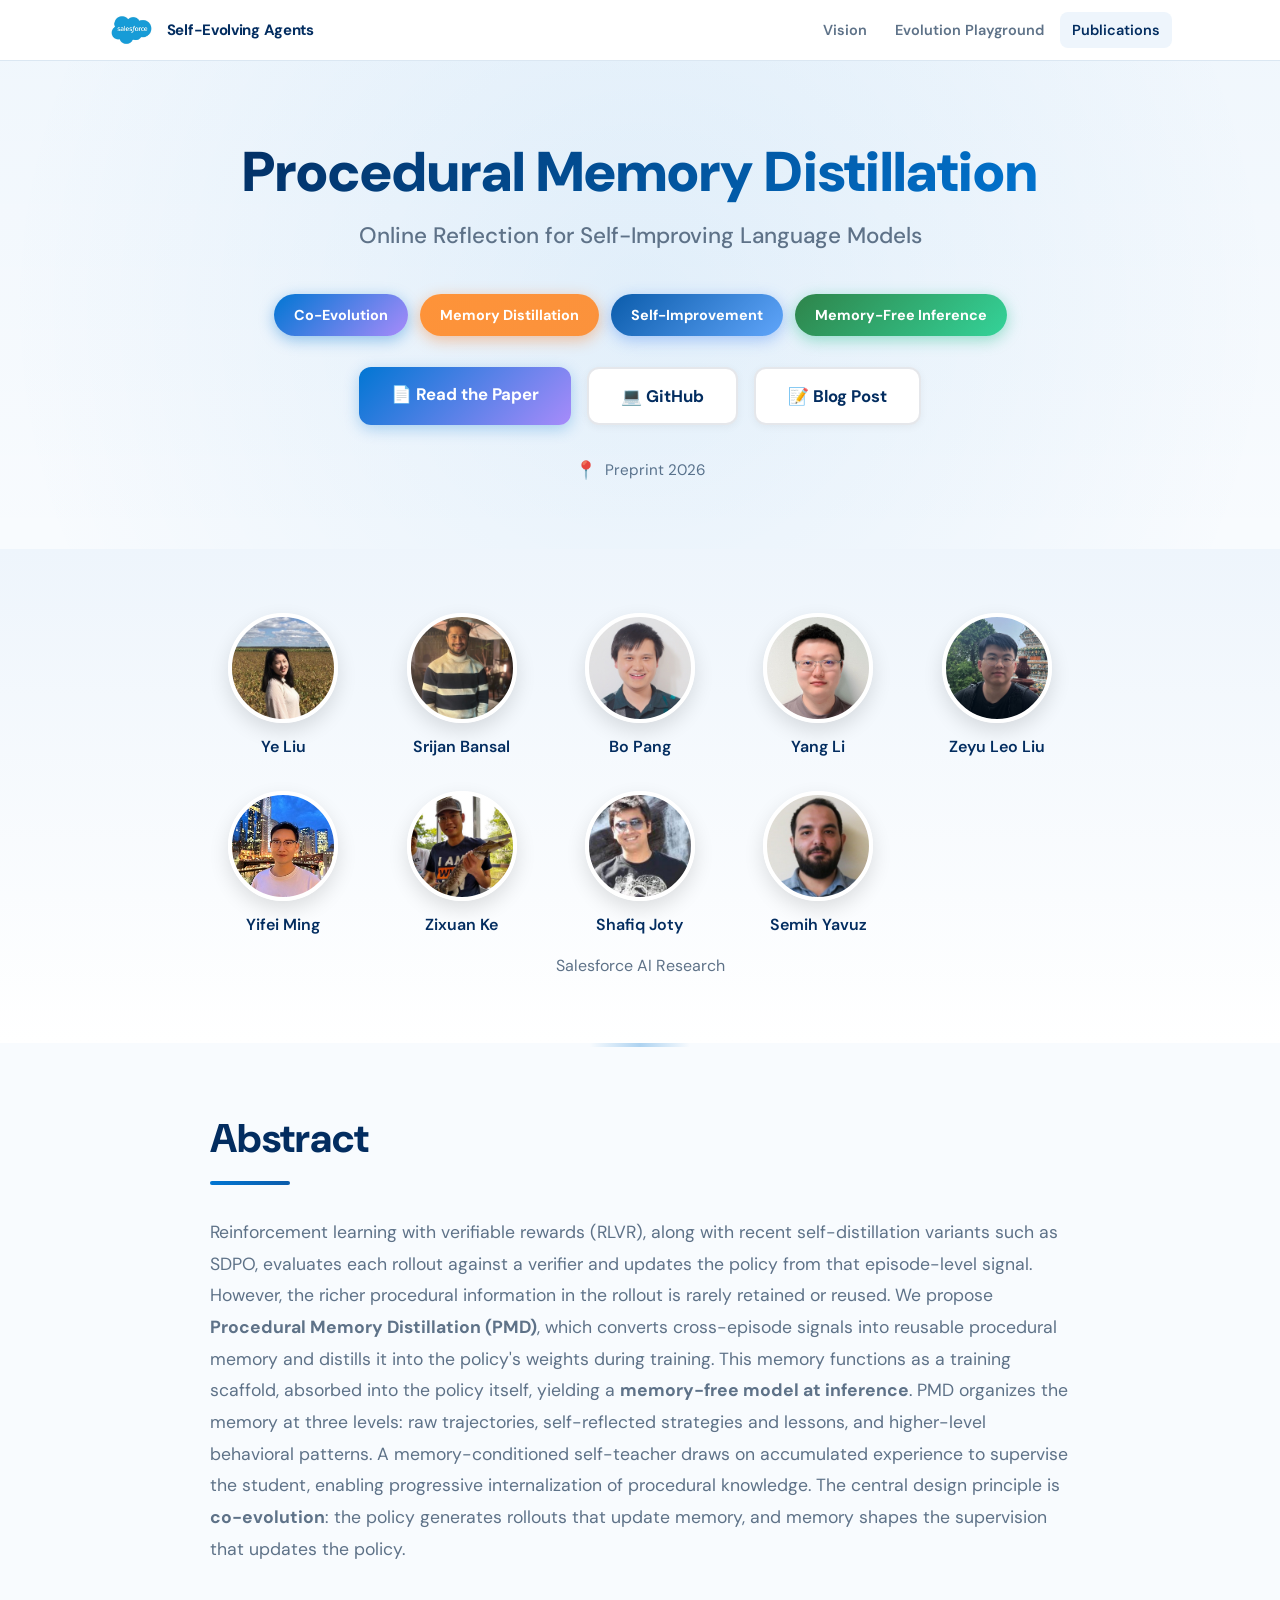
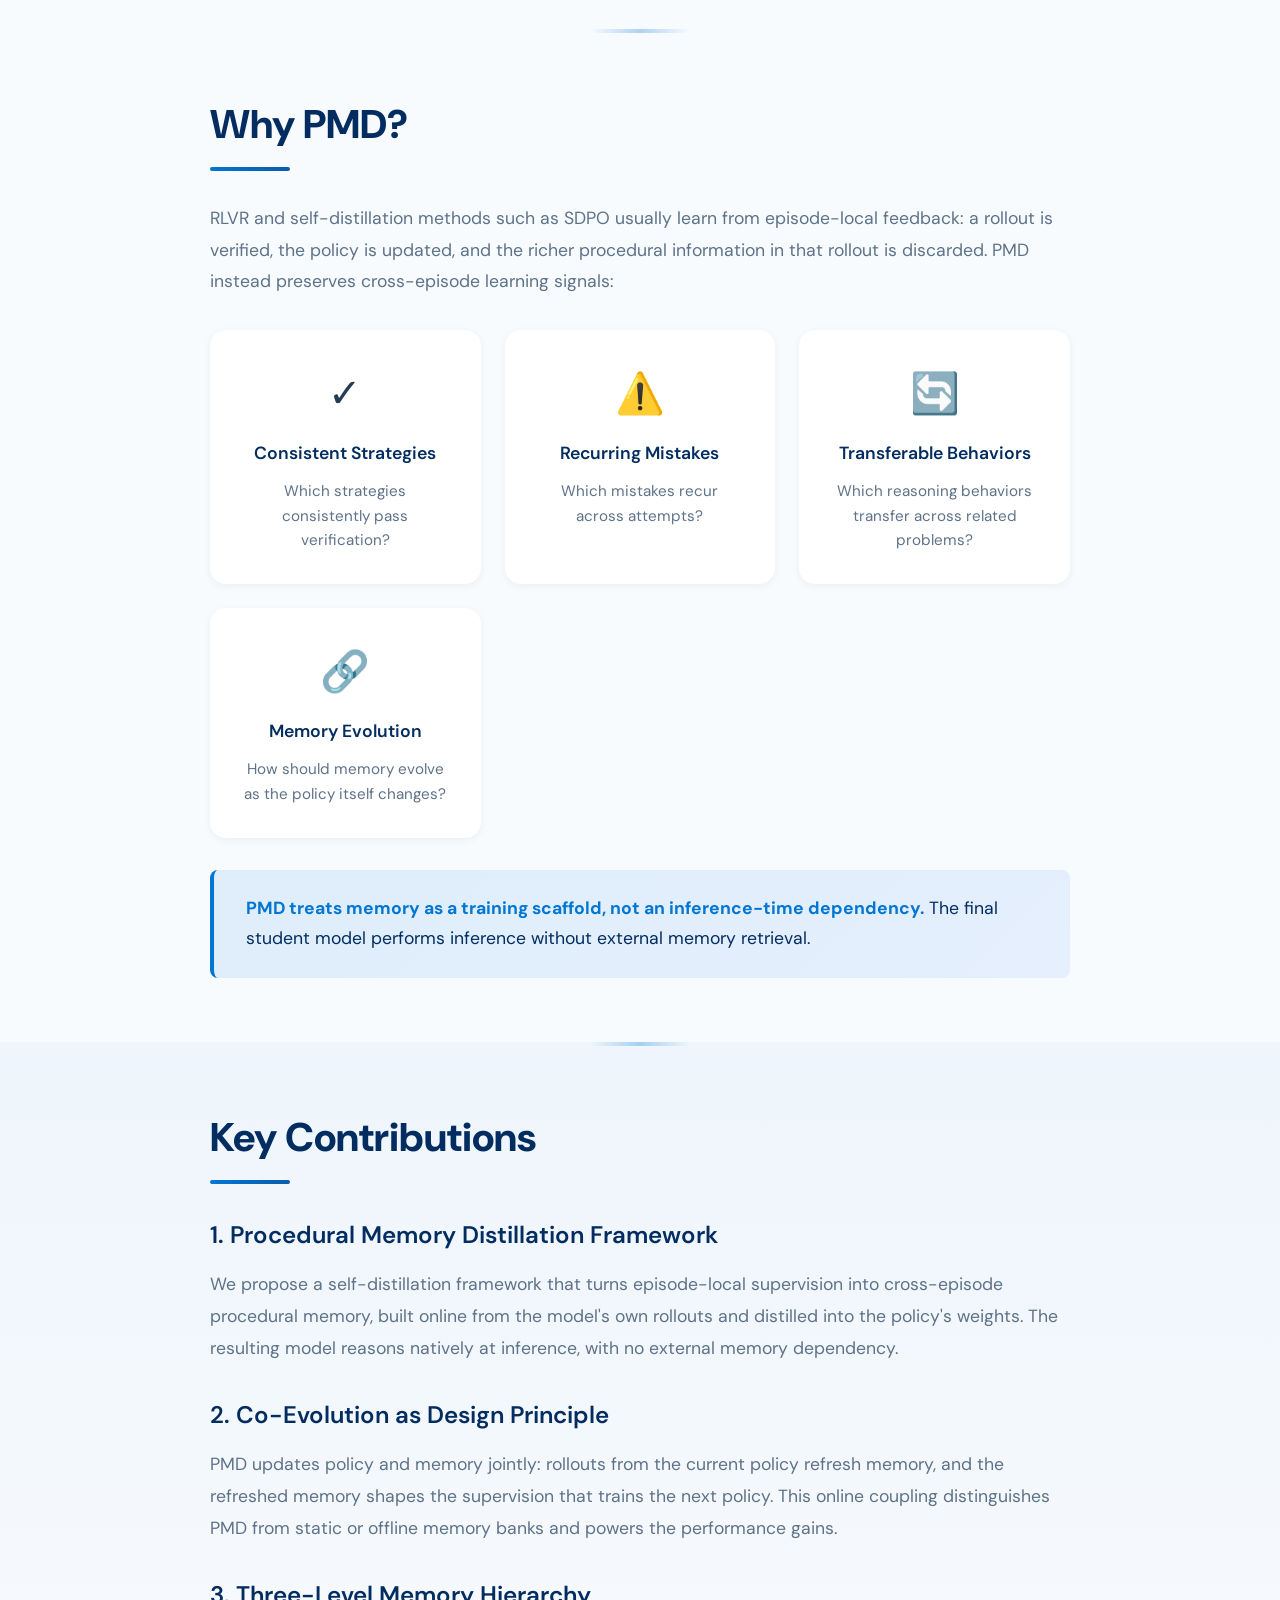
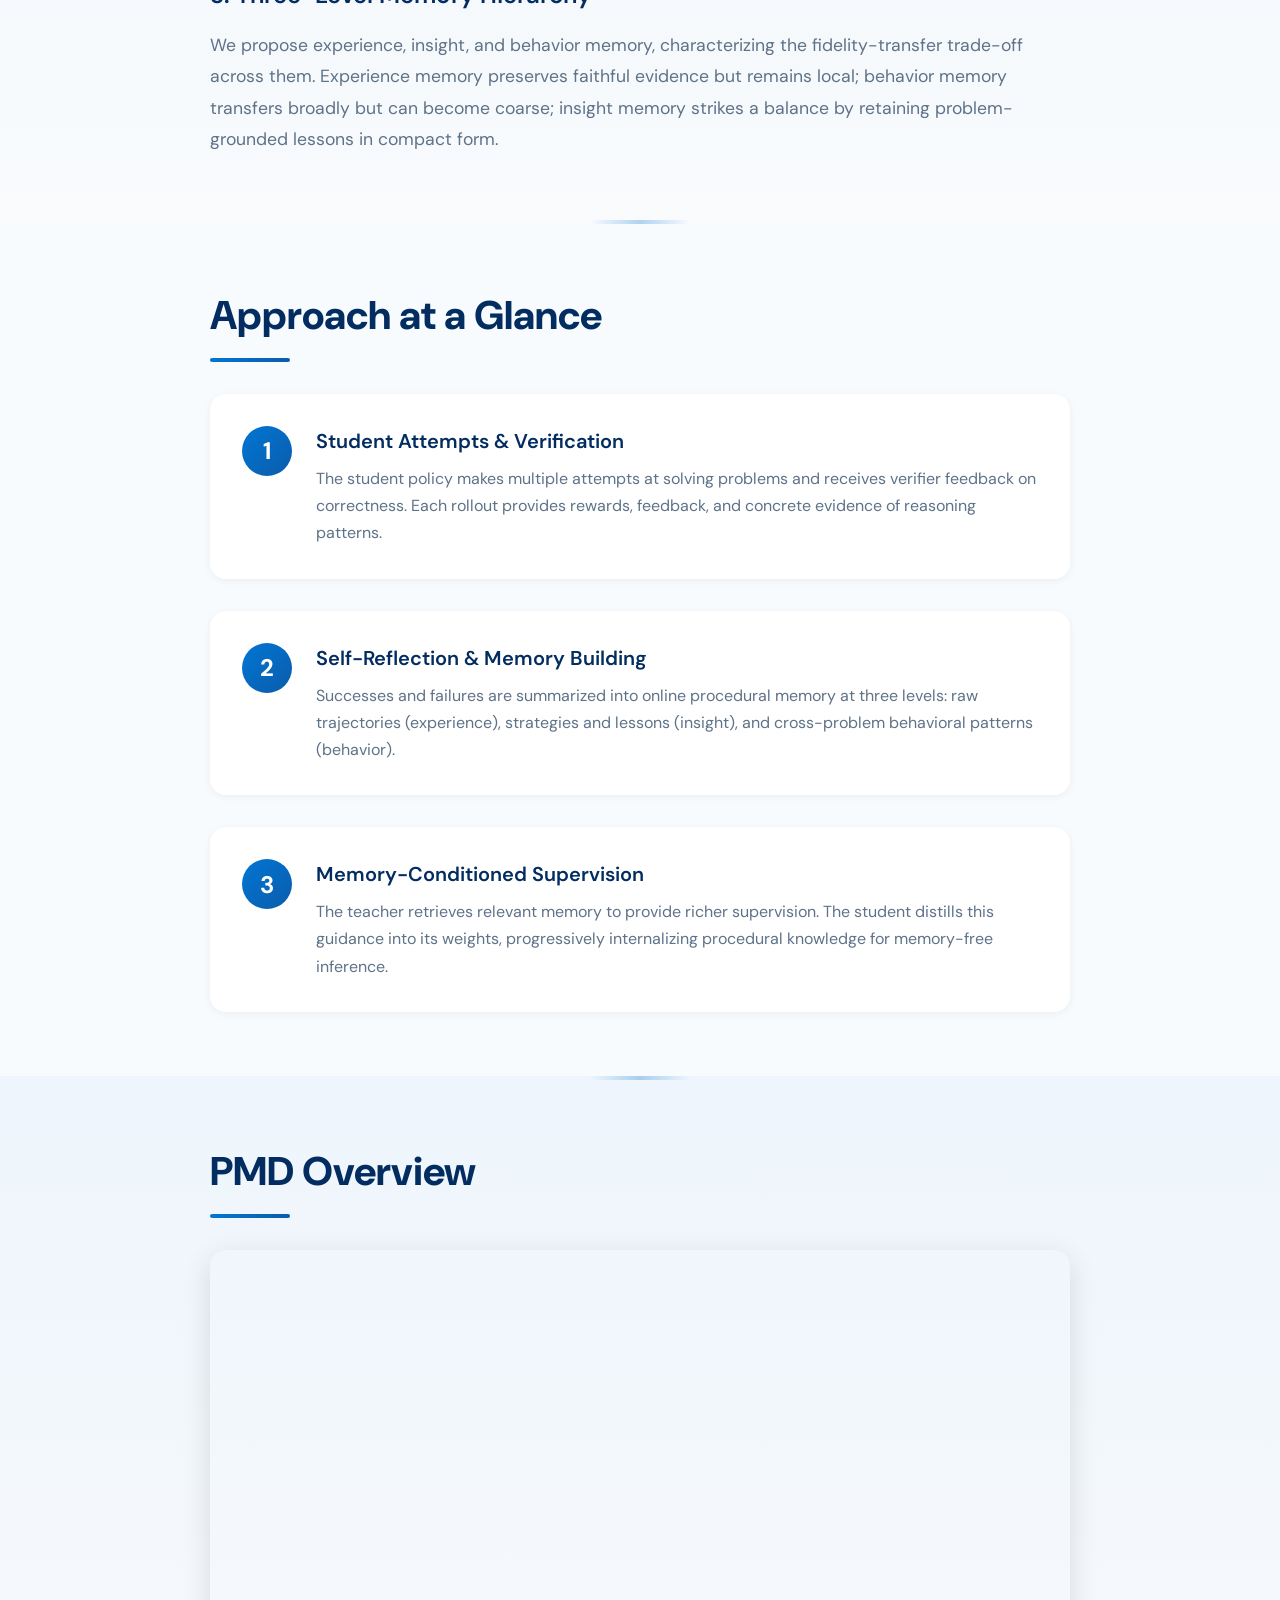
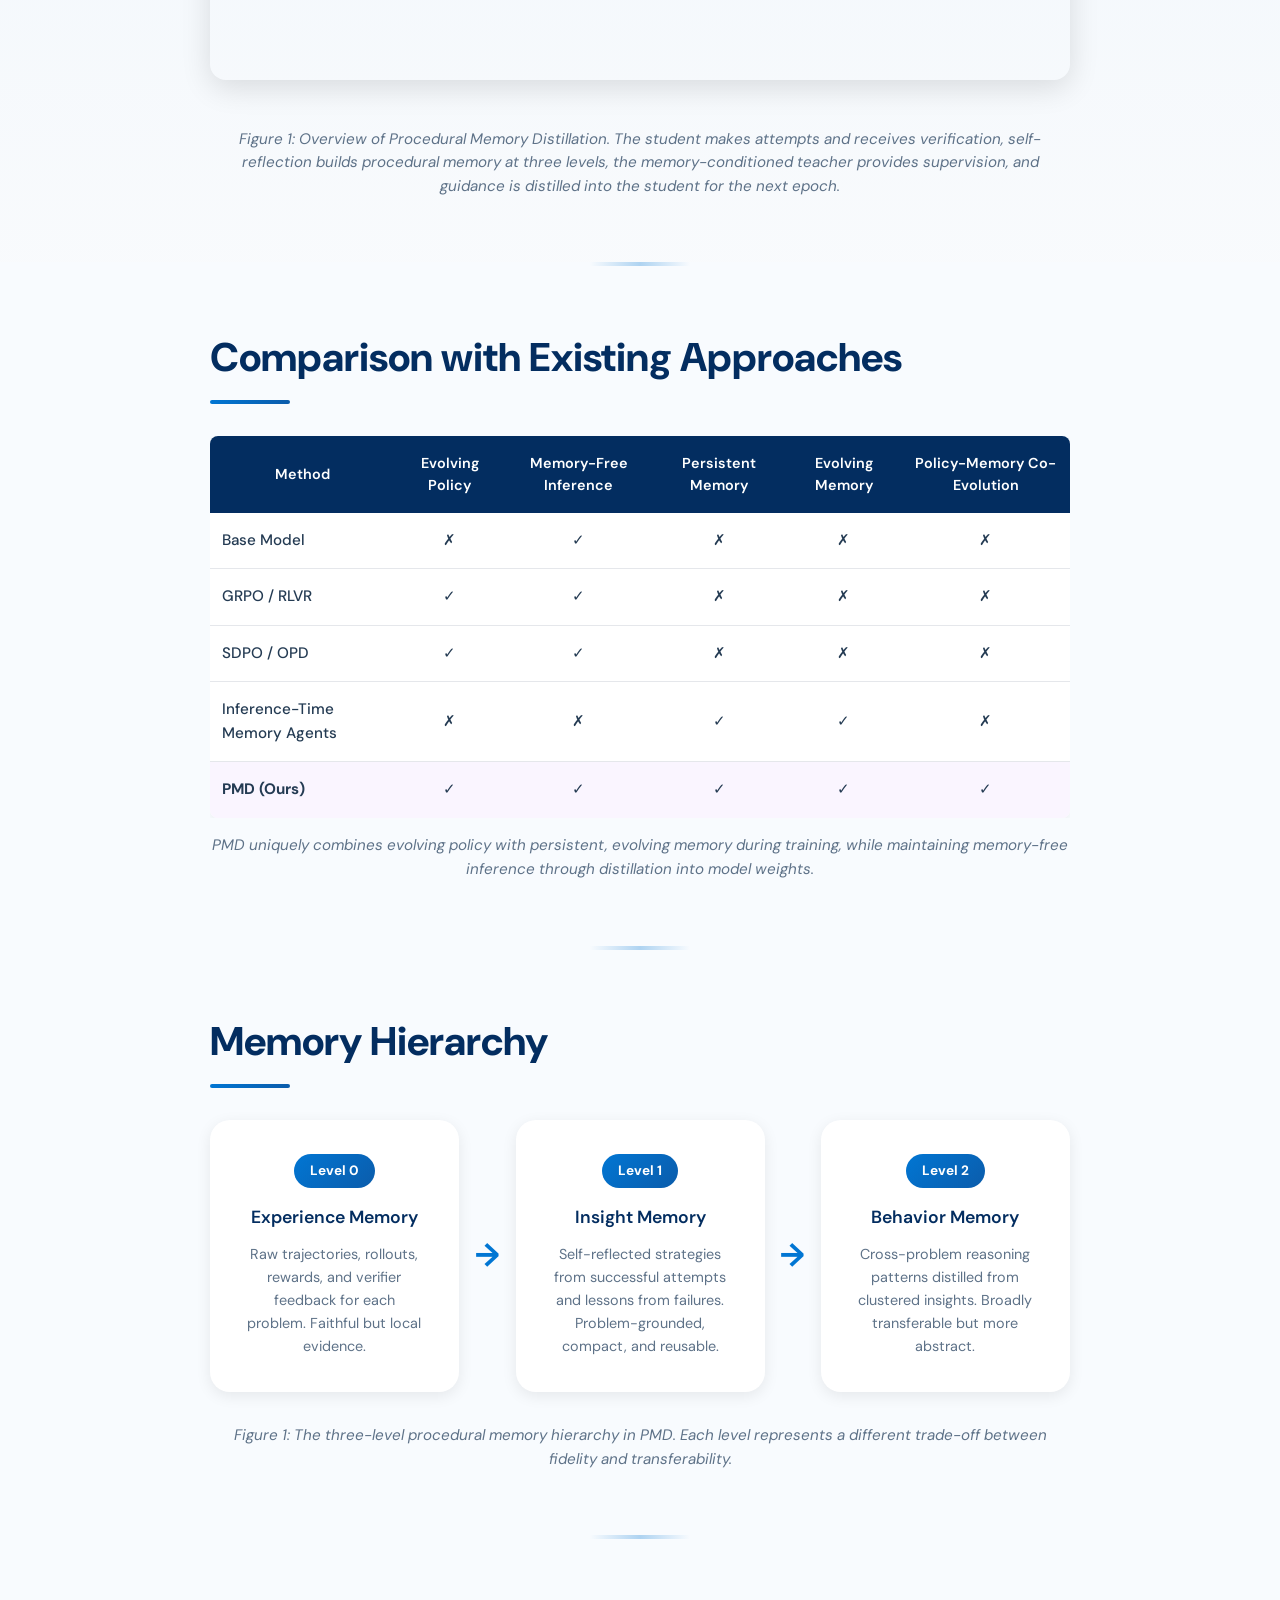
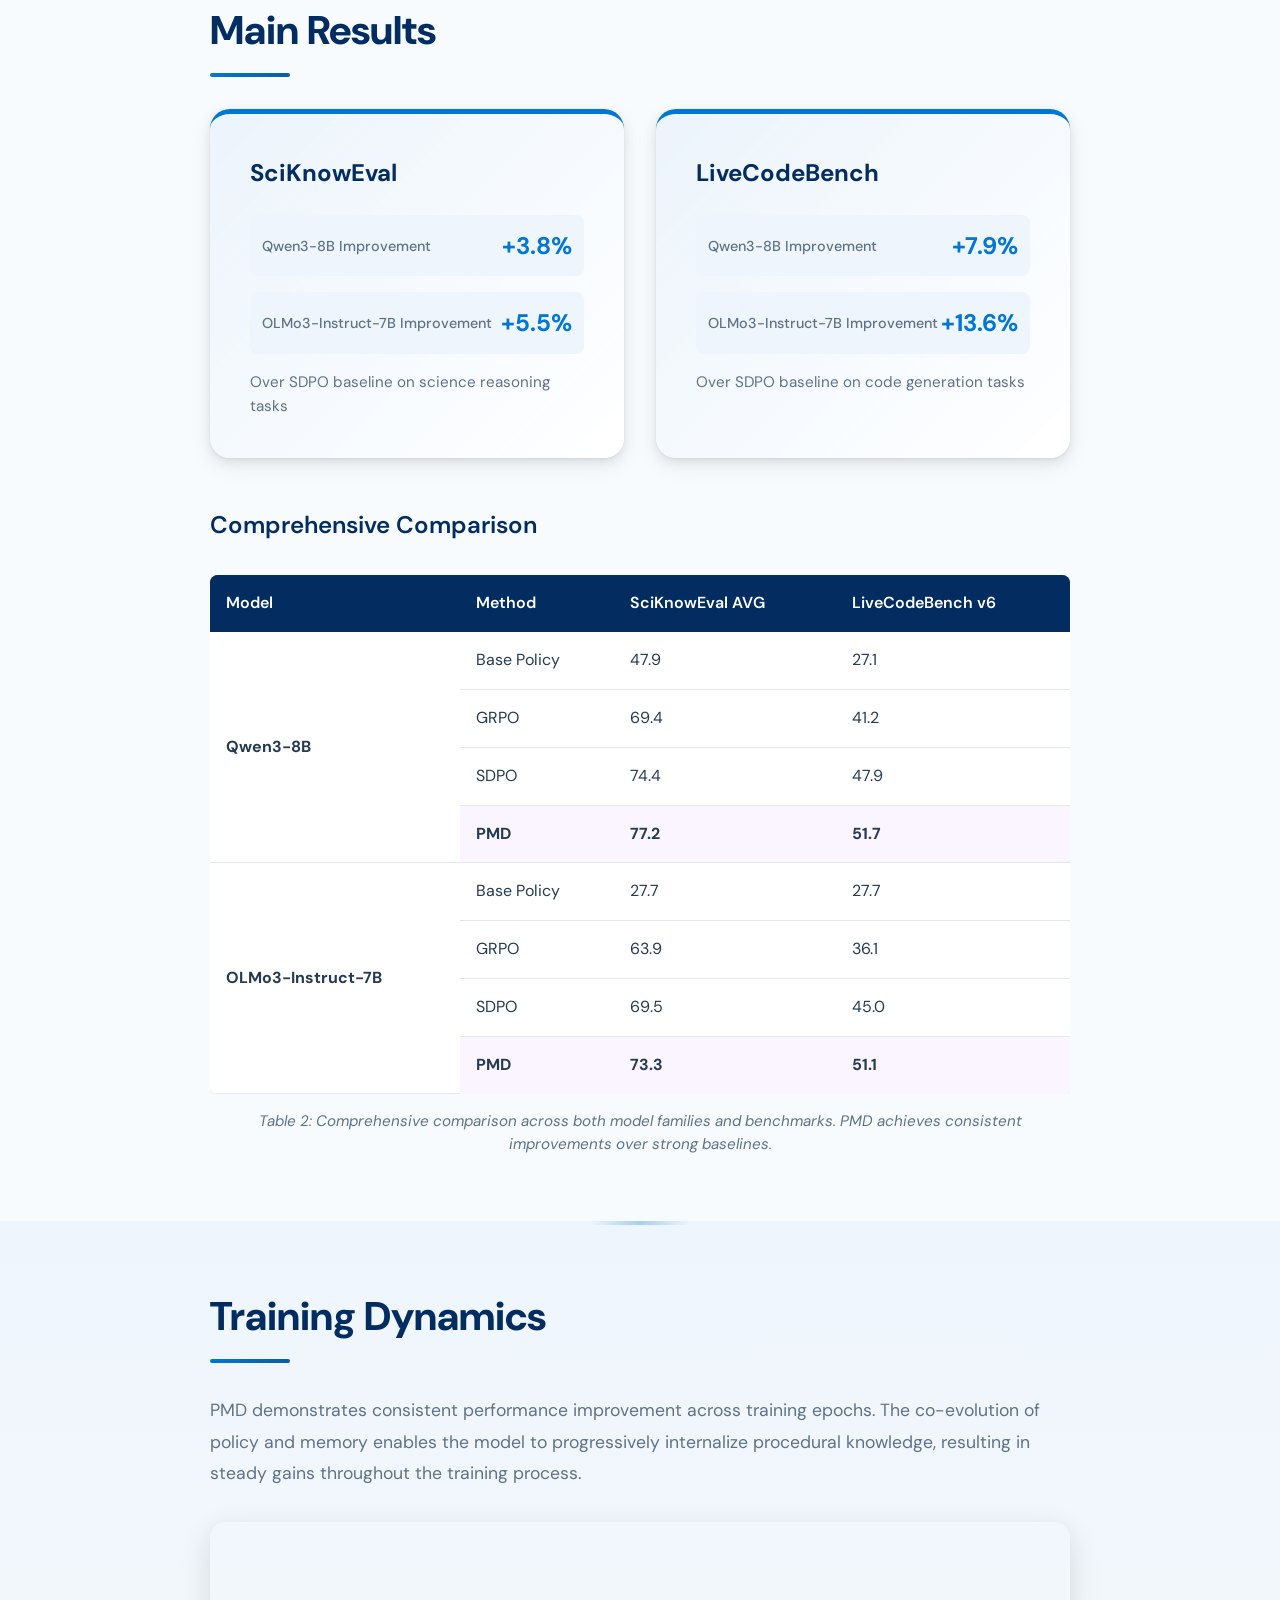
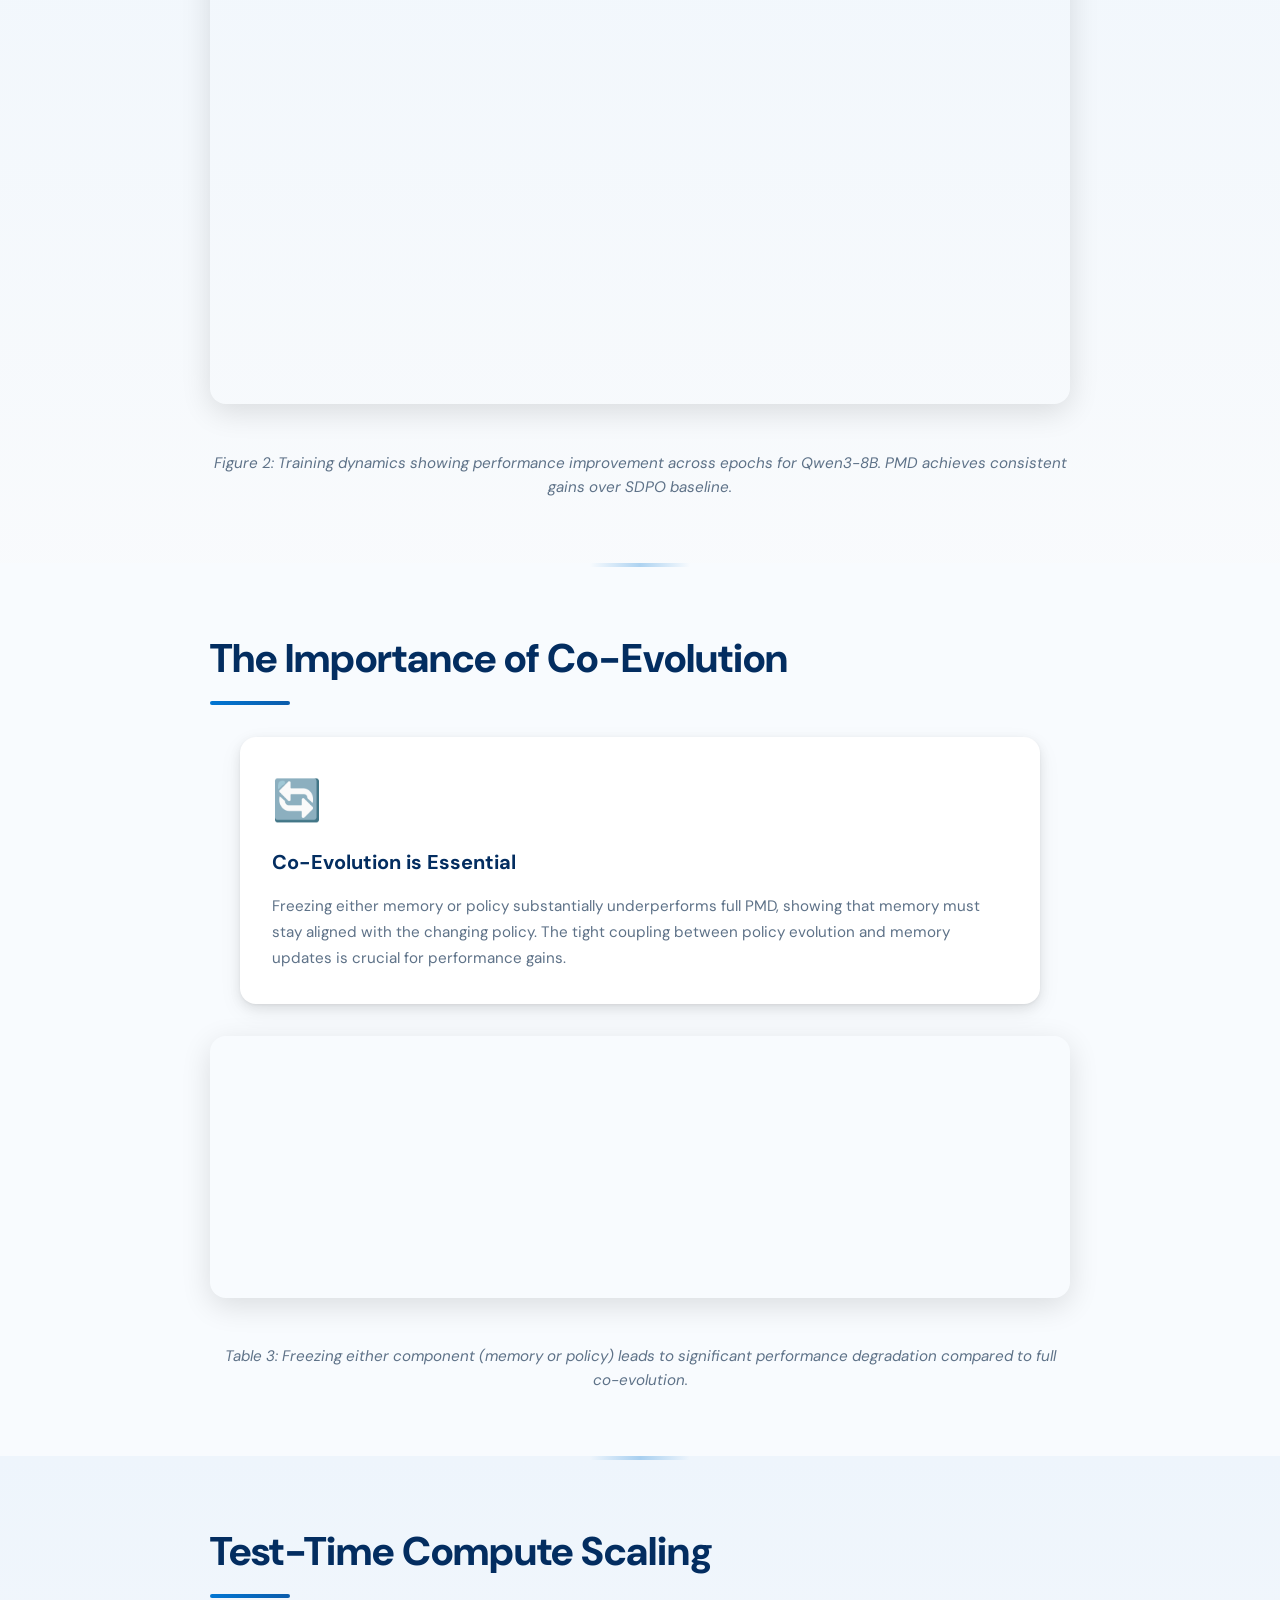
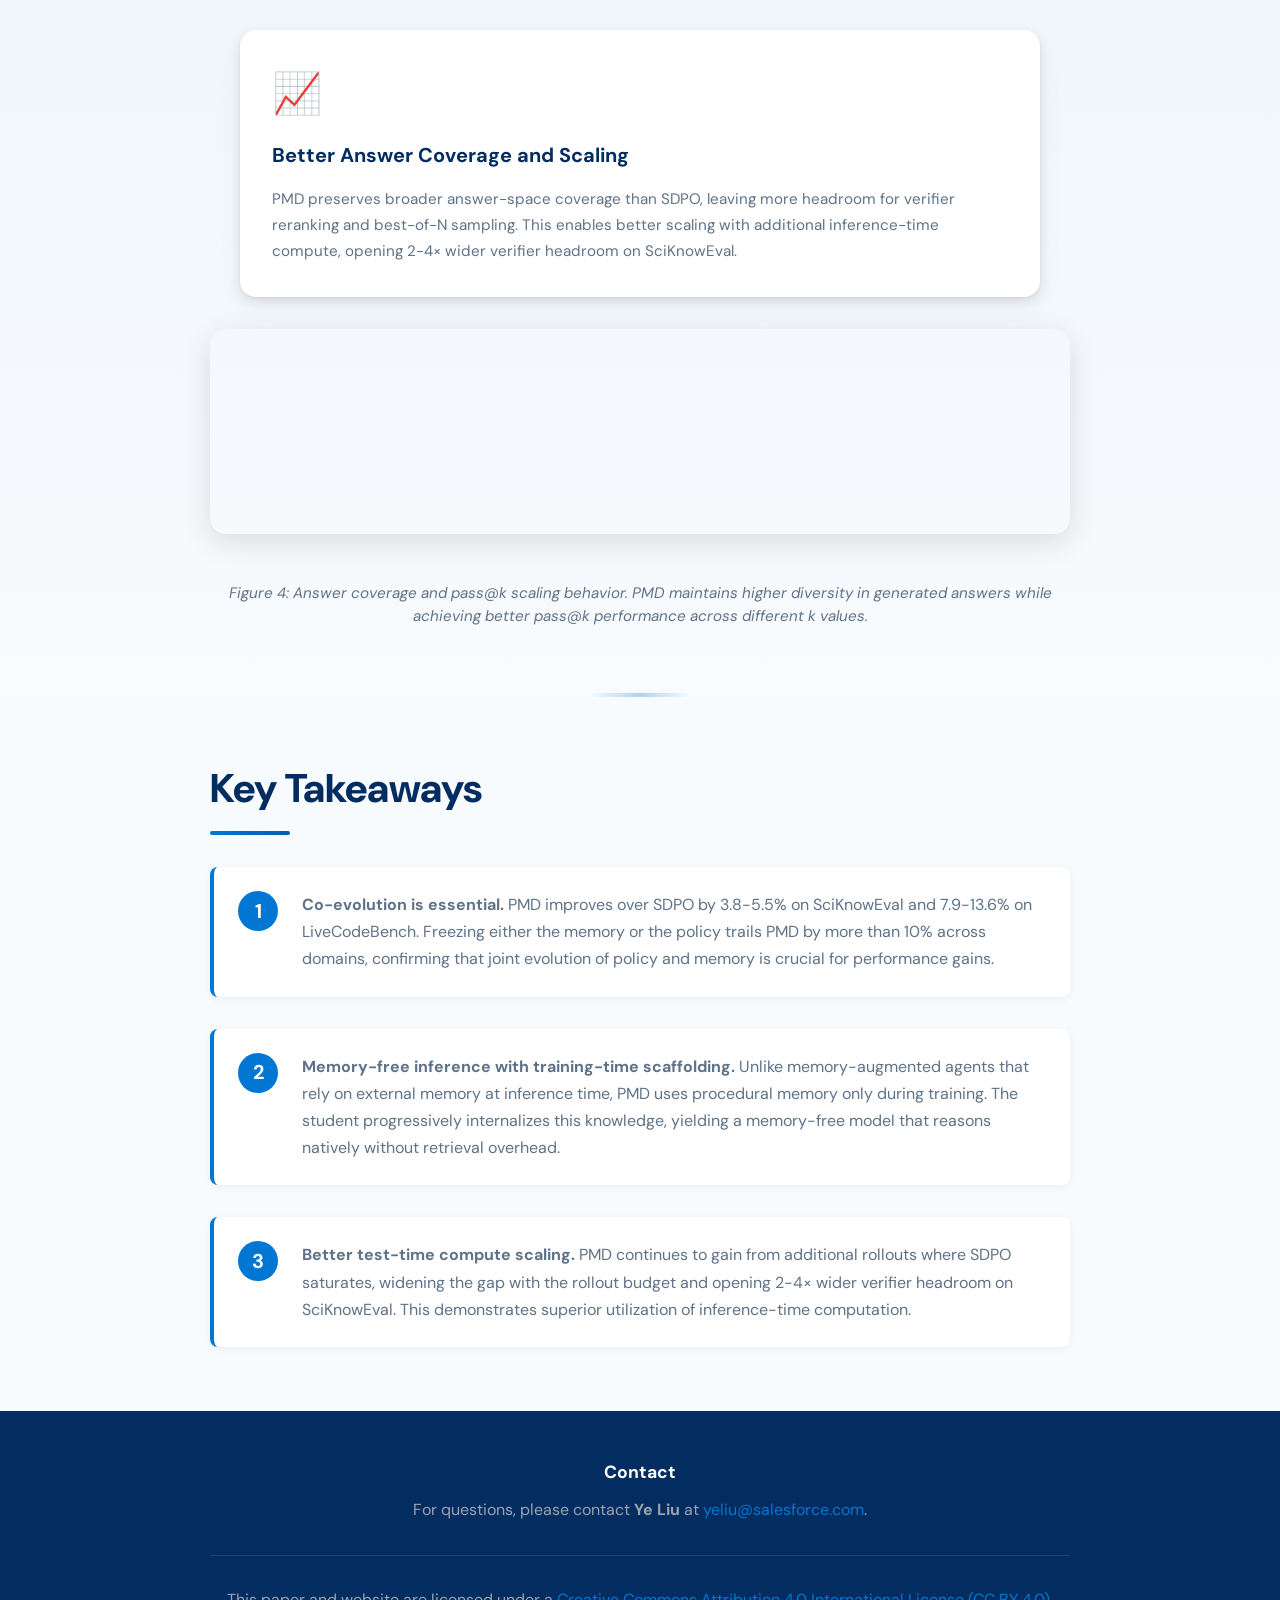
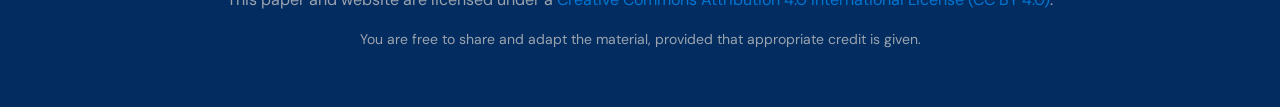
<file: papers/pmd/index.html>
<!DOCTYPE html>
<html lang="en">
<head>
    <meta charset="UTF-8">
    <meta name="viewport" content="width=device-width, initial-scale=1.0">
    <meta name="description" content="Procedural Memory Distillation: Online Reflection for Self-Improving Language Models. A novel framework for training AI systems that learn from their own experiences.">
    <meta name="keywords" content="procedural memory, AI self-improvement, reinforcement learning, memory distillation, machine learning">
    <meta name="author" content="Ye Liu, Srijan Bansal, Bo Pang, and colleagues">

    <!-- Open Graph / Social Media -->
    <meta property="og:type" content="article">
    <meta property="og:title" content="Procedural Memory Distillation">
    <meta property="og:description" content="Online Reflection for Self-Improving Language Models">

    <link rel="icon" type="image/jpeg" href="../../shared/assets/salesforce-official.jpg">
    <link rel="preconnect" href="https://fonts.googleapis.com">
    <link rel="preconnect" href="https://fonts.gstatic.com" crossorigin>
    <link href="https://fonts.googleapis.com/css2?family=DM+Sans:wght@400;500;600;700&display=swap" rel="stylesheet">

    <title>Procedural Memory Distillation - Self-Evolving Agents</title>
    <link rel="stylesheet" href="../../shared/css/styles.css?v=62">
    <link rel="stylesheet" href="../../shared/css/enhancements.css">
    <link rel="stylesheet" href="../../shared/css/performance.css">
</head>
<body>
    <!-- Navigation -->
    <nav class="top-nav">
        <div class="nav-container">
            <a href="../../index.html#vision" class="nav-brand">
                <img src="../../shared/assets/salesforce-official.jpg" alt="Salesforce">
                Self-Evolving Agents
            </a>
            <div class="nav-links">
                <a href="../../index.html#vision" class="nav-link">Vision</a>
                <a href="../../index.html#playground" class="nav-link">Evolution Playground</a>
                <a href="../../index.html#publications" class="nav-link is-active">Publications</a>
            </div>
        </div>
    </nav>

    <!-- Hero Section -->
    <header class="hero">
        <div class="container">
            <h1 class="project-title">Procedural Memory Distillation</h1>
            <p class="tagline">Online Reflection for Self-Improving Language Models</p>

            <div class="feature-badges">
                <span class="badge badge-purple">Co-Evolution</span>
                <span class="badge badge-orange">Memory Distillation</span>
                <span class="badge badge-blue">Self-Improvement</span>
                <span class="badge badge-green">Memory-Free Inference</span>
            </div>

            <div class="action-buttons">
                <a href="Procedural_Memory_Distillation.pdf" class="btn btn-primary">📄 Read the Paper</a>
                <a href="#" class="btn btn-secondary">💻 GitHub</a>
                <a href="https://www.salesforce.com/blog/procedural-memory-distillation/" class="btn btn-secondary" target="_blank">📝 Blog Post</a>
            </div>

            <div class="announcements">
                <div class="announcement">
                    <span class="announcement-icon">📍</span>
                    <span>Preprint 2026</span>
                </div>
            </div>
        </div>
    </header>

    <!-- Authors Section -->
    <section class="authors">
        <div class="container">
            <div class="authors-grid">
                <div class="author">
                    <div class="author-photo" style="background-image: url('../../shared/authors/ye_liu.png');"></div>
                    <a href="#" class="author-name">Ye Liu</a>
                </div>
                <div class="author">
                    <div class="author-photo" style="background-image: url('../../shared/authors/srijan_bansal.png');"></div>
                    <a href="#" class="author-name">Srijan Bansal</a>
                </div>
                <div class="author">
                    <div class="author-photo" style="background-image: url('../../shared/authors/bo_pang.png');"></div>
                    <a href="#" class="author-name">Bo Pang</a>
                </div>
                <div class="author">
                    <div class="author-photo" style="background-image: url('../../shared/authors/yang_li.png');"></div>
                    <a href="#" class="author-name">Yang Li</a>
                </div>
                <div class="author">
                    <div class="author-photo" style="background-image: url('../../shared/authors/zeyu_liu.png');"></div>
                    <a href="#" class="author-name">Zeyu Leo Liu</a>
                </div>
                <div class="author">
                    <div class="author-photo" style="background-image: url('../../shared/authors/yifei_ming.png');"></div>
                    <a href="#" class="author-name">Yifei Ming</a>
                </div>
                <div class="author">
                    <div class="author-photo" style="background-image: url('../../shared/authors/zixuan_ke.png');"></div>
                    <a href="#" class="author-name">Zixuan Ke</a>
                </div>
                <div class="author">
                    <div class="author-photo" style="background-image: url('../../shared/authors/shafiq_rayhan_joty.png');"></div>
                    <a href="#" class="author-name">Shafiq Joty</a>
                </div>
                <div class="author">
                    <div class="author-photo" style="background-image: url('../../shared/authors/semih_yavuz.png');"></div>
                    <a href="#" class="author-name">Semih Yavuz</a>
                </div>
            </div>
            <p class="affiliation">Salesforce AI Research</p>
        </div>
    </section>

    <!-- Abstract Section -->
    <section class="content-section">
        <div class="container">
            <h2 class="section-title">Abstract</h2>
            <p class="section-text">
                Reinforcement learning with verifiable rewards (RLVR), along with recent self-distillation
                variants such as SDPO, evaluates each rollout against a verifier and updates the policy from
                that episode-level signal. However, the richer procedural information in the rollout is rarely
                retained or reused. We propose <strong>Procedural Memory Distillation (PMD)</strong>, which converts
                cross-episode signals into reusable procedural memory and distills it into the policy's weights
                during training. This memory functions as a training scaffold, absorbed into the policy itself,
                yielding a <strong>memory-free model at inference</strong>. PMD organizes the memory at three levels:
                raw trajectories, self-reflected strategies and lessons, and higher-level behavioral patterns.
                A memory-conditioned self-teacher draws on accumulated experience to supervise the student,
                enabling progressive internalization of procedural knowledge. The central design principle is
                <strong>co-evolution</strong>: the policy generates rollouts that update memory, and memory shapes the
                supervision that updates the policy.
            </p>
        </div>
    </section>

    <!-- Why PMD Section -->
    <section class="content-section">
        <div class="container">
            <h2 class="section-title">Why PMD?</h2>
            <p class="section-text">
                RLVR and self-distillation methods such as SDPO usually learn from episode-local feedback:
                a rollout is verified, the policy is updated, and the richer procedural information in that
                rollout is discarded. PMD instead preserves cross-episode learning signals:
            </p>

            <div class="why-pmd-grid">
                <div class="why-card">
                    <div class="why-icon">✓</div>
                    <h3 class="why-title">Consistent Strategies</h3>
                    <p class="why-text">Which strategies consistently pass verification?</p>
                </div>
                <div class="why-card">
                    <div class="why-icon">⚠️</div>
                    <h3 class="why-title">Recurring Mistakes</h3>
                    <p class="why-text">Which mistakes recur across attempts?</p>
                </div>
                <div class="why-card">
                    <div class="why-icon">🔄</div>
                    <h3 class="why-title">Transferable Behaviors</h3>
                    <p class="why-text">Which reasoning behaviors transfer across related problems?</p>
                </div>
                <div class="why-card">
                    <div class="why-icon">🔗</div>
                    <h3 class="why-title">Memory Evolution</h3>
                    <p class="why-text">How should memory evolve as the policy itself changes?</p>
                </div>
            </div>

            <div class="callout-box">
                <strong>PMD treats memory as a training scaffold, not an inference-time dependency.</strong>
                The final student model performs inference without external memory retrieval.
            </div>
        </div>
    </section>

    <!-- Key Contributions Section -->
    <section class="content-section bg-light">
        <div class="container">
            <h2 class="section-title">Key Contributions</h2>

            <div class="contribution">
                <h3 class="subsection-title">1. Procedural Memory Distillation Framework</h3>
                <p class="section-text">
                    We propose a self-distillation framework that turns episode-local supervision into
                    cross-episode procedural memory, built online from the model's own rollouts and distilled
                    into the policy's weights. The resulting model reasons natively at inference, with no
                    external memory dependency.
                </p>
            </div>

            <div class="contribution">
                <h3 class="subsection-title">2. Co-Evolution as Design Principle</h3>
                <p class="section-text">
                    PMD updates policy and memory jointly: rollouts from the current policy refresh memory,
                    and the refreshed memory shapes the supervision that trains the next policy. This online
                    coupling distinguishes PMD from static or offline memory banks and powers the performance gains.
                </p>
            </div>

            <div class="contribution">
                <h3 class="subsection-title">3. Three-Level Memory Hierarchy</h3>
                <p class="section-text">
                    We propose experience, insight, and behavior memory, characterizing the fidelity-transfer
                    trade-off across them. Experience memory preserves faithful evidence but remains local;
                    behavior memory transfers broadly but can become coarse; insight memory strikes a balance
                    by retaining problem-grounded lessons in compact form.
                </p>
            </div>
        </div>
    </section>

    <!-- Approach Section -->
    <section class="content-section">
        <div class="container">
            <h2 class="section-title">Approach at a Glance</h2>

            <div class="approach-steps">
                <div class="step">
                    <div class="step-number">1</div>
                    <div class="step-content">
                        <h3 class="step-title">Student Attempts & Verification</h3>
                        <p class="step-description">
                            The student policy makes multiple attempts at solving problems and receives
                            verifier feedback on correctness. Each rollout provides rewards, feedback,
                            and concrete evidence of reasoning patterns.
                        </p>
                    </div>
                </div>

                <div class="step">
                    <div class="step-number">2</div>
                    <div class="step-content">
                        <h3 class="step-title">Self-Reflection & Memory Building</h3>
                        <p class="step-description">
                            Successes and failures are summarized into online procedural memory at three levels:
                            raw trajectories (experience), strategies and lessons (insight), and cross-problem
                            behavioral patterns (behavior).
                        </p>
                    </div>
                </div>

                <div class="step">
                    <div class="step-number">3</div>
                    <div class="step-content">
                        <h3 class="step-title">Memory-Conditioned Supervision</h3>
                        <p class="step-description">
                            The teacher retrieves relevant memory to provide richer supervision. The student
                            distills this guidance into its weights, progressively internalizing procedural
                            knowledge for memory-free inference.
                        </p>
                    </div>
                </div>
            </div>
        </div>
    </section>

    <!-- PMD Overview Illustration -->
    <section class="content-section bg-light">
        <div class="container">
            <h2 class="section-title">PMD Overview</h2>
            <div class="workflow-image-container">
                <img src="images/pmd_main_figure.png" alt="PMD Overview" class="workflow-image">
                <p class="caption">
                    Figure 1: Overview of Procedural Memory Distillation. The student makes attempts and receives verification,
                    self-reflection builds procedural memory at three levels, the memory-conditioned teacher provides supervision,
                    and guidance is distilled into the student for the next epoch.
                </p>
            </div>
        </div>
    </section>

    <!-- Contrast with Existing Work -->
    <section class="content-section">
        <div class="container">
            <h2 class="section-title">Comparison with Existing Approaches</h2>

            <div class="comparison-table-wrapper">
                <table class="comparison-table">
                    <thead>
                        <tr>
                            <th>Method</th>
                            <th>Evolving Policy</th>
                            <th>Memory-Free Inference</th>
                            <th>Persistent Memory</th>
                            <th>Evolving Memory</th>
                            <th>Policy-Memory Co-Evolution</th>
                        </tr>
                    </thead>
                    <tbody>
                        <tr>
                            <td>Base Model</td>
                            <td>✗</td>
                            <td>✓</td>
                            <td>✗</td>
                            <td>✗</td>
                            <td>✗</td>
                        </tr>
                        <tr>
                            <td>GRPO / RLVR</td>
                            <td>✓</td>
                            <td>✓</td>
                            <td>✗</td>
                            <td>✗</td>
                            <td>✗</td>
                        </tr>
                        <tr>
                            <td>SDPO / OPD</td>
                            <td>✓</td>
                            <td>✓</td>
                            <td>✗</td>
                            <td>✗</td>
                            <td>✗</td>
                        </tr>
                        <tr>
                            <td>Inference-Time Memory Agents</td>
                            <td>✗</td>
                            <td>✗</td>
                            <td>✓</td>
                            <td>✓</td>
                            <td>✗</td>
                        </tr>
                        <tr class="highlight-row">
                            <td><strong>PMD (Ours)</strong></td>
                            <td>✓</td>
                            <td>✓</td>
                            <td>✓</td>
                            <td>✓</td>
                            <td>✓</td>
                        </tr>
                    </tbody>
                </table>
            </div>

            <p class="caption">
                PMD uniquely combines evolving policy with persistent, evolving memory during training,
                while maintaining memory-free inference through distillation into model weights.
            </p>
        </div>
    </section>

    <!-- Visual Workflow Section -->
    <section class="content-section">
        <div class="container">
            <h2 class="section-title">Memory Hierarchy</h2>
            <div class="workflow-container">
                <div class="memory-levels">
                    <div class="memory-level">
                        <div class="level-badge">Level 0</div>
                        <h3 class="level-title">Experience Memory</h3>
                        <p class="level-description">Raw trajectories, rollouts, rewards, and verifier feedback for each problem. Faithful but local evidence.</p>
                    </div>
                    <div class="memory-arrow">→</div>
                    <div class="memory-level">
                        <div class="level-badge">Level 1</div>
                        <h3 class="level-title">Insight Memory</h3>
                        <p class="level-description">Self-reflected strategies from successful attempts and lessons from failures. Problem-grounded, compact, and reusable.</p>
                    </div>
                    <div class="memory-arrow">→</div>
                    <div class="memory-level">
                        <div class="level-badge">Level 2</div>
                        <h3 class="level-title">Behavior Memory</h3>
                        <p class="level-description">Cross-problem reasoning patterns distilled from clustered insights. Broadly transferable but more abstract.</p>
                    </div>
                </div>
                <p class="caption">
                    Figure 1: The three-level procedural memory hierarchy in PMD. Each level represents a
                    different trade-off between fidelity and transferability.
                </p>
            </div>
        </div>
    </section>

    <!-- Results Section -->
    <section class="content-section">
        <div class="container">
            <h2 class="section-title">Main Results</h2>

            <div class="results-summary">
                <div class="result-card">
                    <h3 class="result-title">SciKnowEval</h3>
                    <div class="result-stats">
                        <div class="stat">
                            <span class="stat-label">Qwen3-8B Improvement</span>
                            <span class="stat-value">+3.8%</span>
                        </div>
                        <div class="stat">
                            <span class="stat-label">OLMo3-Instruct-7B Improvement</span>
                            <span class="stat-value">+5.5%</span>
                        </div>
                    </div>
                    <p class="result-description">Over SDPO baseline on science reasoning tasks</p>
                </div>

                <div class="result-card">
                    <h3 class="result-title">LiveCodeBench</h3>
                    <div class="result-stats">
                        <div class="stat">
                            <span class="stat-label">Qwen3-8B Improvement</span>
                            <span class="stat-value">+7.9%</span>
                        </div>
                        <div class="stat">
                            <span class="stat-label">OLMo3-Instruct-7B Improvement</span>
                            <span class="stat-value">+13.6%</span>
                        </div>
                    </div>
                    <p class="result-description">Over SDPO baseline on code generation tasks</p>
                </div>
            </div>

            <h3 class="subsection-title" style="margin-top: 3rem;">Comprehensive Comparison</h3>
            <div class="table-container">
                <table class="results-table">
                    <thead>
                        <tr>
                            <th>Model</th>
                            <th>Method</th>
                            <th>SciKnowEval AVG</th>
                            <th>LiveCodeBench v6</th>
                        </tr>
                    </thead>
                    <tbody>
                        <tr>
                            <td rowspan="4"><strong>Qwen3-8B</strong></td>
                            <td>Base Policy</td>
                            <td>47.9</td>
                            <td>27.1</td>
                        </tr>
                        <tr>
                            <td>GRPO</td>
                            <td>69.4</td>
                            <td>41.2</td>
                        </tr>
                        <tr>
                            <td>SDPO</td>
                            <td>74.4</td>
                            <td>47.9</td>
                        </tr>
                        <tr class="highlight-row">
                            <td><strong>PMD</strong></td>
                            <td><strong>77.2</strong></td>
                            <td><strong>51.7</strong></td>
                        </tr>
                        <tr>
                            <td rowspan="4"><strong>OLMo3-Instruct-7B</strong></td>
                            <td>Base Policy</td>
                            <td>27.7</td>
                            <td>27.7</td>
                        </tr>
                        <tr>
                            <td>GRPO</td>
                            <td>63.9</td>
                            <td>36.1</td>
                        </tr>
                        <tr>
                            <td>SDPO</td>
                            <td>69.5</td>
                            <td>45.0</td>
                        </tr>
                        <tr class="highlight-row">
                            <td><strong>PMD</strong></td>
                            <td><strong>73.3</strong></td>
                            <td><strong>51.1</strong></td>
                        </tr>
                    </tbody>
                </table>
            </div>
            <p class="caption">
                Table 2: Comprehensive comparison across both model families and benchmarks.
                PMD achieves consistent improvements over strong baselines.
            </p>
        </div>
    </section>

    <!-- Training Dynamics Analysis -->
    <section class="content-section bg-light">
        <div class="container">
            <h2 class="section-title">Training Dynamics</h2>
            <p class="section-text">
                PMD demonstrates consistent performance improvement across training epochs. The co-evolution
                of policy and memory enables the model to progressively internalize procedural knowledge,
                resulting in steady gains throughout the training process.
            </p>

            <div class="workflow-image-container">
                <img src="images/training_dynamics.png" alt="Training Dynamics" class="workflow-image">
                <p class="caption">
                    Figure 2: Training dynamics showing performance improvement across epochs for
                    Qwen3-8B. PMD achieves consistent gains over SDPO baseline.
                </p>
            </div>
        </div>
    </section>

    <!-- Co-Evolution Analysis -->
    <section class="content-section">
        <div class="container">
            <h2 class="section-title">The Importance of Co-Evolution</h2>

            <div class="finding-card" style="max-width: 800px; margin: 0 auto 2rem;">
                <div class="finding-icon">🔄</div>
                <h3 class="finding-title">Co-Evolution is Essential</h3>
                <p class="finding-text">
                    Freezing either memory or policy substantially underperforms full PMD, showing that
                    memory must stay aligned with the changing policy. The tight coupling between policy
                    evolution and memory updates is crucial for performance gains.
                </p>
            </div>

            <div class="workflow-image-container">
                <img src="images/co-evolving-table.png" alt="Memory Internalization" class="workflow-image">
                <p class="caption">
                    Table 3: Freezing either
                    component (memory or policy) leads to significant performance degradation compared to
                    full co-evolution.
                </p>
            </div>
        </div>
    </section>

    <!-- Test-Time Scaling Analysis -->
    <section class="content-section bg-light">
        <div class="container">
            <h2 class="section-title">Test-Time Compute Scaling</h2>

            <div class="finding-card" style="max-width: 800px; margin: 0 auto 2rem;">
                <div class="finding-icon">📈</div>
                <h3 class="finding-title">Better Answer Coverage and Scaling</h3>
                <p class="finding-text">
                    PMD preserves broader answer-space coverage than SDPO, leaving more headroom for
                    verifier reranking and best-of-N sampling. This enables better scaling with additional
                    inference-time compute, opening 2-4× wider verifier headroom on SciKnowEval.
                </p>
            </div>

            <div class="workflow-image-container">
                <img src="images/coverage_passk_combined.png" alt="Coverage Analysis" class="workflow-image">
                <p class="caption">
                    Figure 4: Answer coverage and pass@k scaling behavior. PMD maintains higher diversity
                    in generated answers while achieving better pass@k performance across different k values.
                </p>
            </div>
        </div>
    </section>

    <!-- Key Takeaways Section -->
    <section class="content-section">
        <div class="container">
            <h2 class="section-title">Key Takeaways</h2>

            <div class="takeaways">
                <div class="takeaway">
                    <div class="takeaway-number">1</div>
                    <p class="takeaway-text">
                        <strong>Co-evolution is essential.</strong> PMD improves over SDPO by 3.8-5.5% on SciKnowEval
                        and 7.9-13.6% on LiveCodeBench. Freezing either the memory or the policy trails PMD by
                        more than 10% across domains, confirming that joint evolution of policy and memory is
                        crucial for performance gains.
                    </p>
                </div>
                <div class="takeaway">
                    <div class="takeaway-number">2</div>
                    <p class="takeaway-text">
                        <strong>Memory-free inference with training-time scaffolding.</strong> Unlike memory-augmented
                        agents that rely on external memory at inference time, PMD uses procedural memory only
                        during training. The student progressively internalizes this knowledge, yielding a
                        memory-free model that reasons natively without retrieval overhead.
                    </p>
                </div>
                <div class="takeaway">
                    <div class="takeaway-number">3</div>
                    <p class="takeaway-text">
                        <strong>Better test-time compute scaling.</strong> PMD continues to gain from additional
                        rollouts where SDPO saturates, widening the gap with the rollout budget and opening
                        2-4× wider verifier headroom on SciKnowEval. This demonstrates superior utilization of
                        inference-time computation.
                    </p>
                </div>
            </div>
        </div>
    </section>

    <!-- Footer -->
    <footer class="footer">
        <div class="container">
            <div class="footer-contact">
                <p class="footer-title">Contact</p>
                <p>For questions, please contact <strong>Ye Liu</strong> at <a href="mailto:yeliu@salesforce.com">yeliu@salesforce.com</a>.</p>
            </div>
            <p style="margin-top: 2rem;">
                This paper and website are licensed under a
                <a href="https://creativecommons.org/licenses/by/4.0/">Creative Commons Attribution 4.0 International License (CC BY 4.0)</a>.
            </p>
            <p class="footer-note">
                You are free to share and adapt the material, provided that appropriate credit is given.
            </p>
        </div>
    </footer>

    <script src="../../shared/js/script.js"></script>
</body>
</html>
</file>
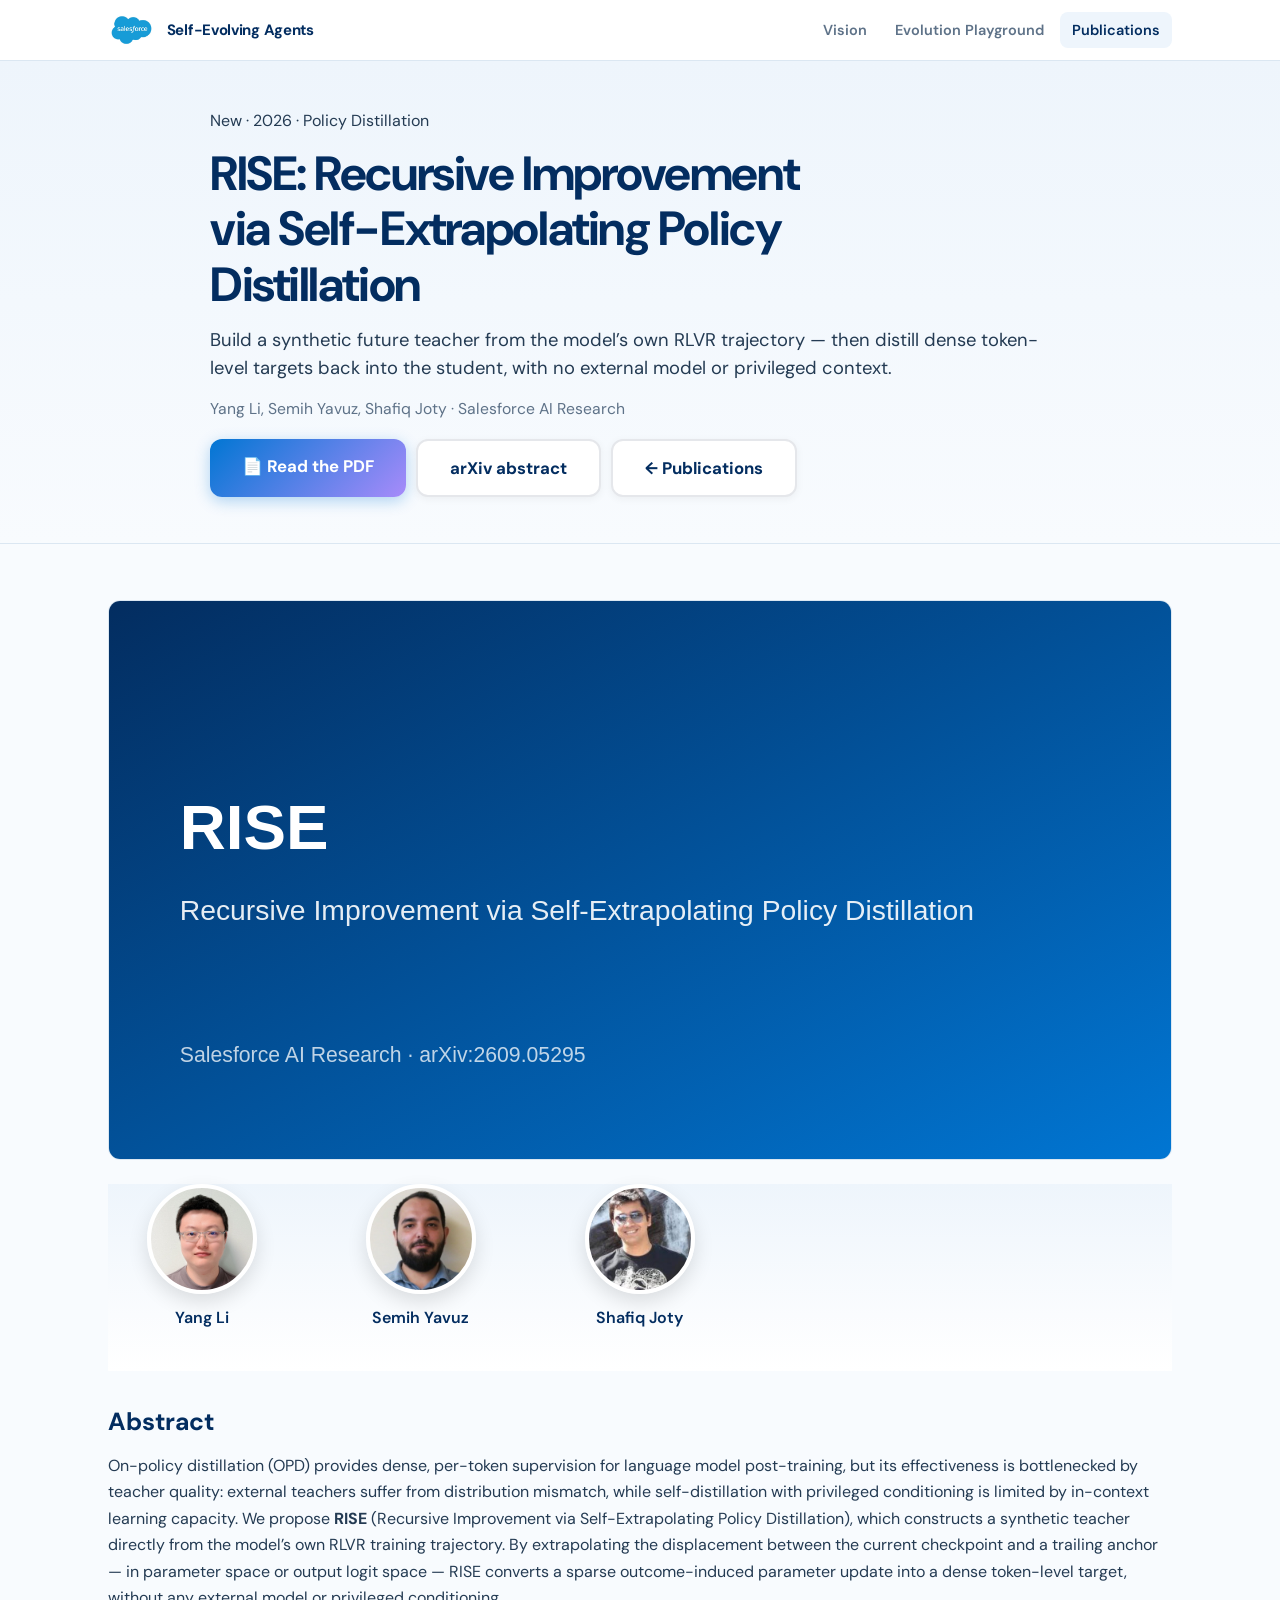
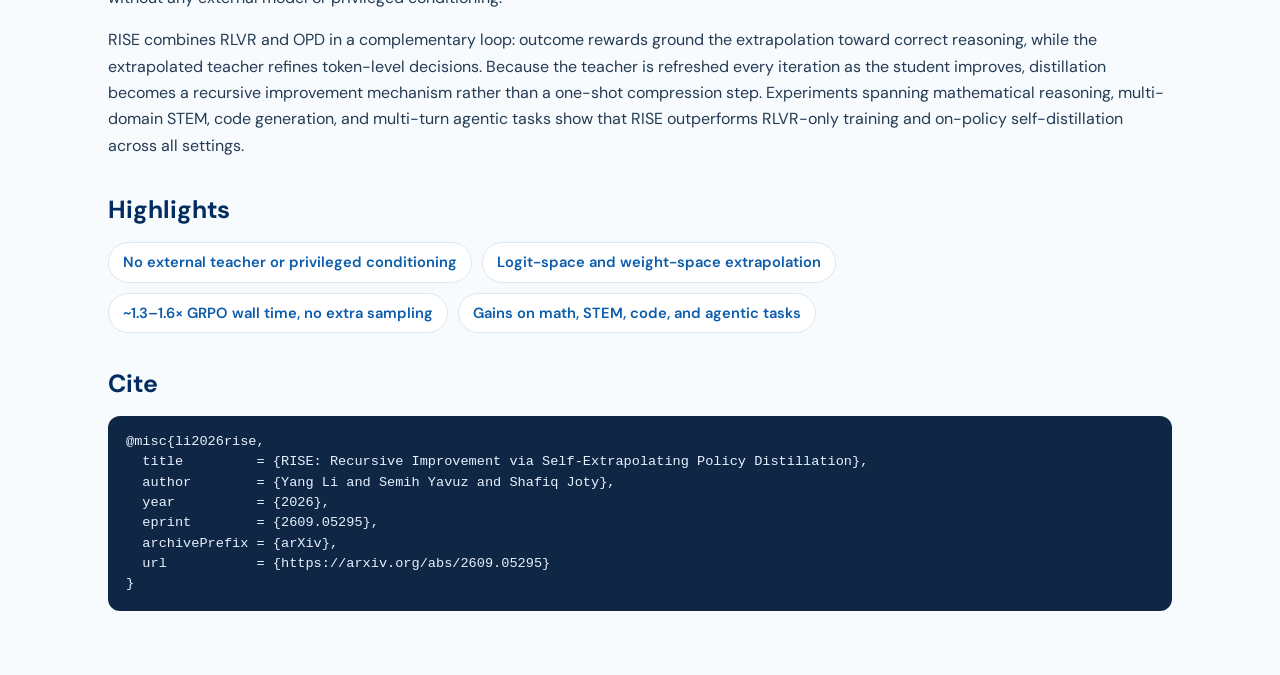
<file: papers/rise/index.html>
<!DOCTYPE html>
<html lang="en">
<head>
    <meta charset="UTF-8">
    <meta name="viewport" content="width=device-width, initial-scale=1.0">
    <meta name="description" content="RISE: Recursive Improvement via Self-Extrapolating Policy Distillation. Yang Li, Semih Yavuz, Shafiq Joty — Salesforce AI Research.">
    <meta name="author" content="Yang Li, Semih Yavuz, Shafiq Joty">
    <meta property="og:title" content="RISE: Recursive Improvement via Self-Extrapolating Policy Distillation">
    <meta property="og:description" content="Construct a synthetic teacher from the model’s own RLVR trajectory via self-extrapolation — no external teacher required.">
    <link rel="icon" type="image/jpeg" href="../../shared/assets/salesforce-official.jpg">
    <link rel="preconnect" href="https://fonts.googleapis.com">
    <link rel="preconnect" href="https://fonts.gstatic.com" crossorigin>
    <link href="https://fonts.googleapis.com/css2?family=DM+Sans:wght@400;500;600;700&display=swap" rel="stylesheet">
    <title>RISE - Self-Evolving Agents</title>
    <link rel="stylesheet" href="../../shared/css/styles.css?v=62">
    <link rel="stylesheet" href="../../shared/css/enhancements.css">
    <link rel="stylesheet" href="../../shared/css/blog.css">
</head>
<body>
    <nav class="top-nav">
        <div class="nav-container">
            <a href="../../index.html#vision" class="nav-brand">
                <img src="../../shared/assets/salesforce-official.jpg" alt="Salesforce">
                Self-Evolving Agents
            </a>
            <div class="nav-links">
                <a href="../../index.html#vision" class="nav-link">Vision</a>
                <a href="../../index.html#playground" class="nav-link">Evolution Playground</a>
                <a href="../../index.html#publications" class="nav-link is-active">Publications</a>
            </div>
        </div>
    </nav>

    <article class="blog">
        <header class="blog-hero">
            <div class="container">
                <div class="tag">New · 2026 · Policy Distillation</div>
                <h1>RISE: Recursive Improvement via Self-Extrapolating Policy Distillation</h1>
                <p class="blog-lede">
                    Build a synthetic future teacher from the model’s own RLVR trajectory — then distill dense token-level targets back into the student, with no external model or privileged context.
                </p>
                <p class="blog-authors">Yang Li, Semih Yavuz, Shafiq Joty · Salesforce AI Research</p>
                <div class="blog-actions">
                    <a class="btn btn-primary" href="https://arxiv.org/pdf/2609.05295" target="_blank" rel="noopener">📄 Read the PDF</a>
                    <a class="btn btn-secondary" href="https://arxiv.org/abs/2609.05295" target="_blank" rel="noopener">arXiv abstract</a>
                    <a class="btn btn-secondary" href="../../index.html#publications">← Publications</a>
                </div>
            </div>
        </header>

        <div class="container blog-body">
            <figure class="blog-figure">
                <img src="images/hero.svg" alt="RISE paper banner">
            </figure>

            <div class="authors" style="padding: 0 0 1.5rem;">
                <div class="authors-grid" style="justify-content: flex-start;">
                    <div class="author">
                        <div class="author-photo" style="background-image: url('../../shared/authors/yang_li.png');"></div>
                        <span class="author-name">Yang Li</span>
                    </div>
                    <div class="author">
                        <div class="author-photo" style="background-image: url('../../shared/authors/semih_yavuz.png');"></div>
                        <span class="author-name">Semih Yavuz</span>
                    </div>
                    <div class="author">
                        <div class="author-photo" style="background-image: url('../../shared/authors/shafiq_rayhan_joty.png');"></div>
                        <span class="author-name">Shafiq Joty</span>
                    </div>
                </div>
            </div>

            <h2>Abstract</h2>
            <p>
                On-policy distillation (OPD) provides dense, per-token supervision for language model post-training, but its effectiveness is bottlenecked by teacher quality: external teachers suffer from distribution mismatch, while self-distillation with privileged conditioning is limited by in-context learning capacity. We propose <strong>RISE</strong> (Recursive Improvement via Self-Extrapolating Policy Distillation), which constructs a synthetic teacher directly from the model’s own RLVR training trajectory. By extrapolating the displacement between the current checkpoint and a trailing anchor — in parameter space or output logit space — RISE converts a sparse outcome-induced parameter update into a dense token-level target, without any external model or privileged conditioning.
            </p>
            <p>
                RISE combines RLVR and OPD in a complementary loop: outcome rewards ground the extrapolation toward correct reasoning, while the extrapolated teacher refines token-level decisions. Because the teacher is refreshed every iteration as the student improves, distillation becomes a recursive improvement mechanism rather than a one-shot compression step. Experiments spanning mathematical reasoning, multi-domain STEM, code generation, and multi-turn agentic tasks show that RISE outperforms RLVR-only training and on-policy self-distillation across all settings.
            </p>

            <h2>Highlights</h2>
            <ul class="blog-highlights inline">
                <li>No external teacher or privileged conditioning</li>
                <li>Logit-space and weight-space extrapolation</li>
                <li>~1.3–1.6× GRPO wall time, no extra sampling</li>
                <li>Gains on math, STEM, code, and agentic tasks</li>
            </ul>

            <h2>Cite</h2>
            <pre class="blog-cite">@misc{li2026rise,
  title         = {RISE: Recursive Improvement via Self-Extrapolating Policy Distillation},
  author        = {Yang Li and Semih Yavuz and Shafiq Joty},
  year          = {2026},
  eprint        = {2609.05295},
  archivePrefix = {arXiv},
  url           = {https://arxiv.org/abs/2609.05295}
}</pre>
        </div>
    </article>
</body>
</html>
</file>
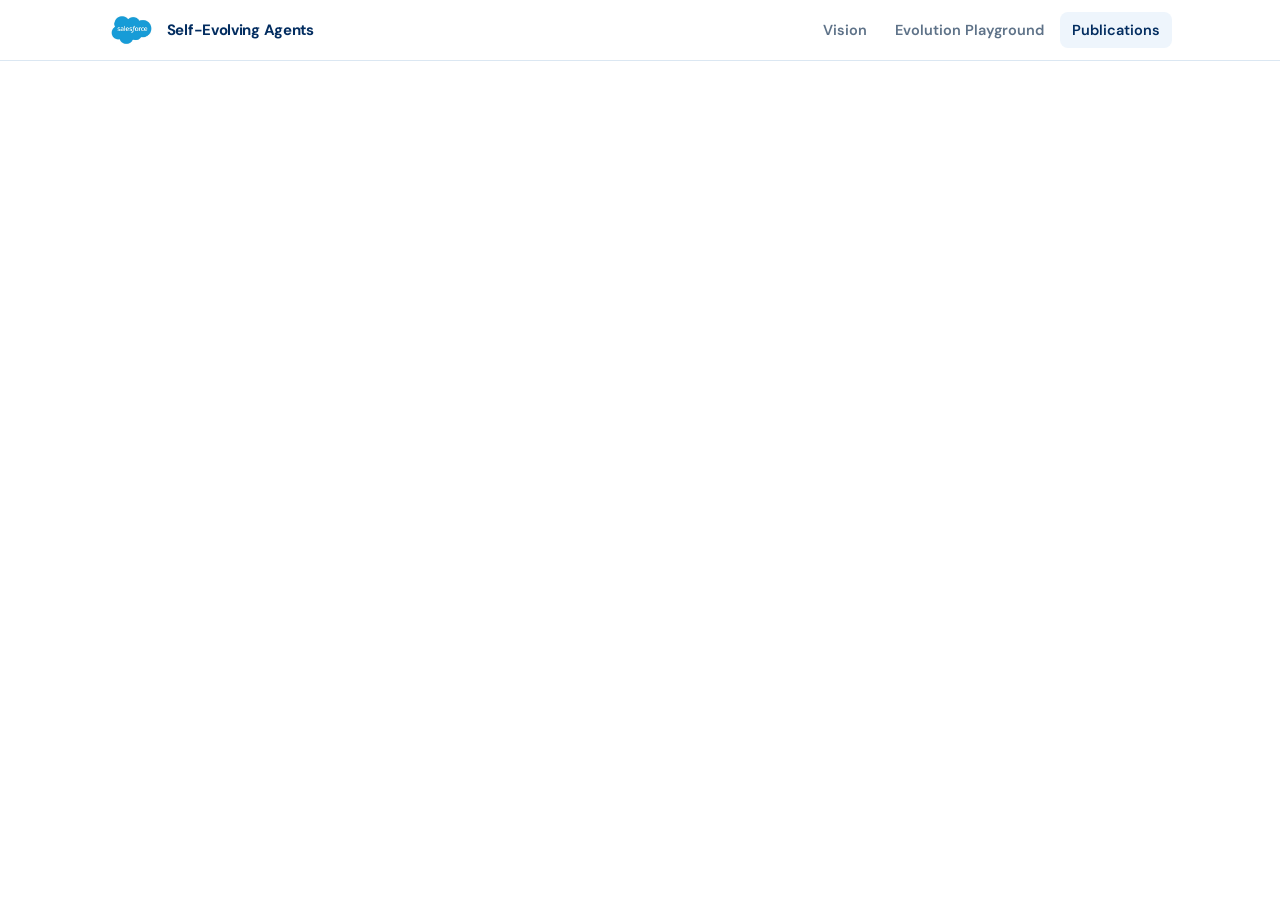
<file: papers/river/index.html>
<!DOCTYPE html>
<html lang="en">
<head>
    <meta charset="UTF-8">
    <meta name="viewport" content="width=device-width, initial-scale=1.0">
    <meta name="description" content="RIVER: Learning Generalizable Behaviors for Terminal Agents — how RL helps terminal agents generalize when reward signals can be trusted.">
    <meta name="author" content="Yihang Yao, Bo Pang, Xuan Phi Nguyen, Ding Zhao, Shafiq Joty, Semih Yavuz">
    <meta property="og:title" content="RIVER: Learning Generalizable Behaviors for Terminal Agents">
    <meta property="og:description" content="How does RL help terminal agents generalize? Can your synthetic terminal environments be trusted for RL?">
    <link rel="icon" type="image/jpeg" href="../../shared/assets/salesforce-official.jpg">
    <link rel="preconnect" href="https://fonts.googleapis.com">
    <link rel="preconnect" href="https://fonts.gstatic.com" crossorigin>
    <link href="https://fonts.googleapis.com/css2?family=DM+Sans:wght@400;500;600;700&display=swap" rel="stylesheet">
    <title>RIVER - Self-Evolving Agents</title>
    <link rel="stylesheet" href="../../shared/css/styles.css?v=62">
    <link rel="stylesheet" href="../../shared/css/blog.css">
</head>
<body class="embed-page">
    <nav class="top-nav">
        <div class="nav-container">
            <a href="../../index.html#vision" class="nav-brand">
                <img src="../../shared/assets/salesforce-official.jpg" alt="Salesforce">
                Self-Evolving Agents
            </a>
            <div class="nav-links">
                <a href="../../index.html#vision" class="nav-link">Vision</a>
                <a href="../../index.html#playground" class="nav-link">Evolution Playground</a>
                <a href="../../index.html#publications" class="nav-link is-active">Publications</a>
            </div>
        </div>
    </nav>

    <main class="project-embed-wrap" aria-label="RIVER project page">
        <iframe
            class="project-embed"
            src="https://terminal-river.github.io/"
            title="RIVER: Learning Generalizable Behaviors for Terminal Agents"
            loading="eager"
            referrerpolicy="no-referrer-when-downgrade"
            allow="fullscreen"></iframe>
    </main>
</body>
</html>
</file>
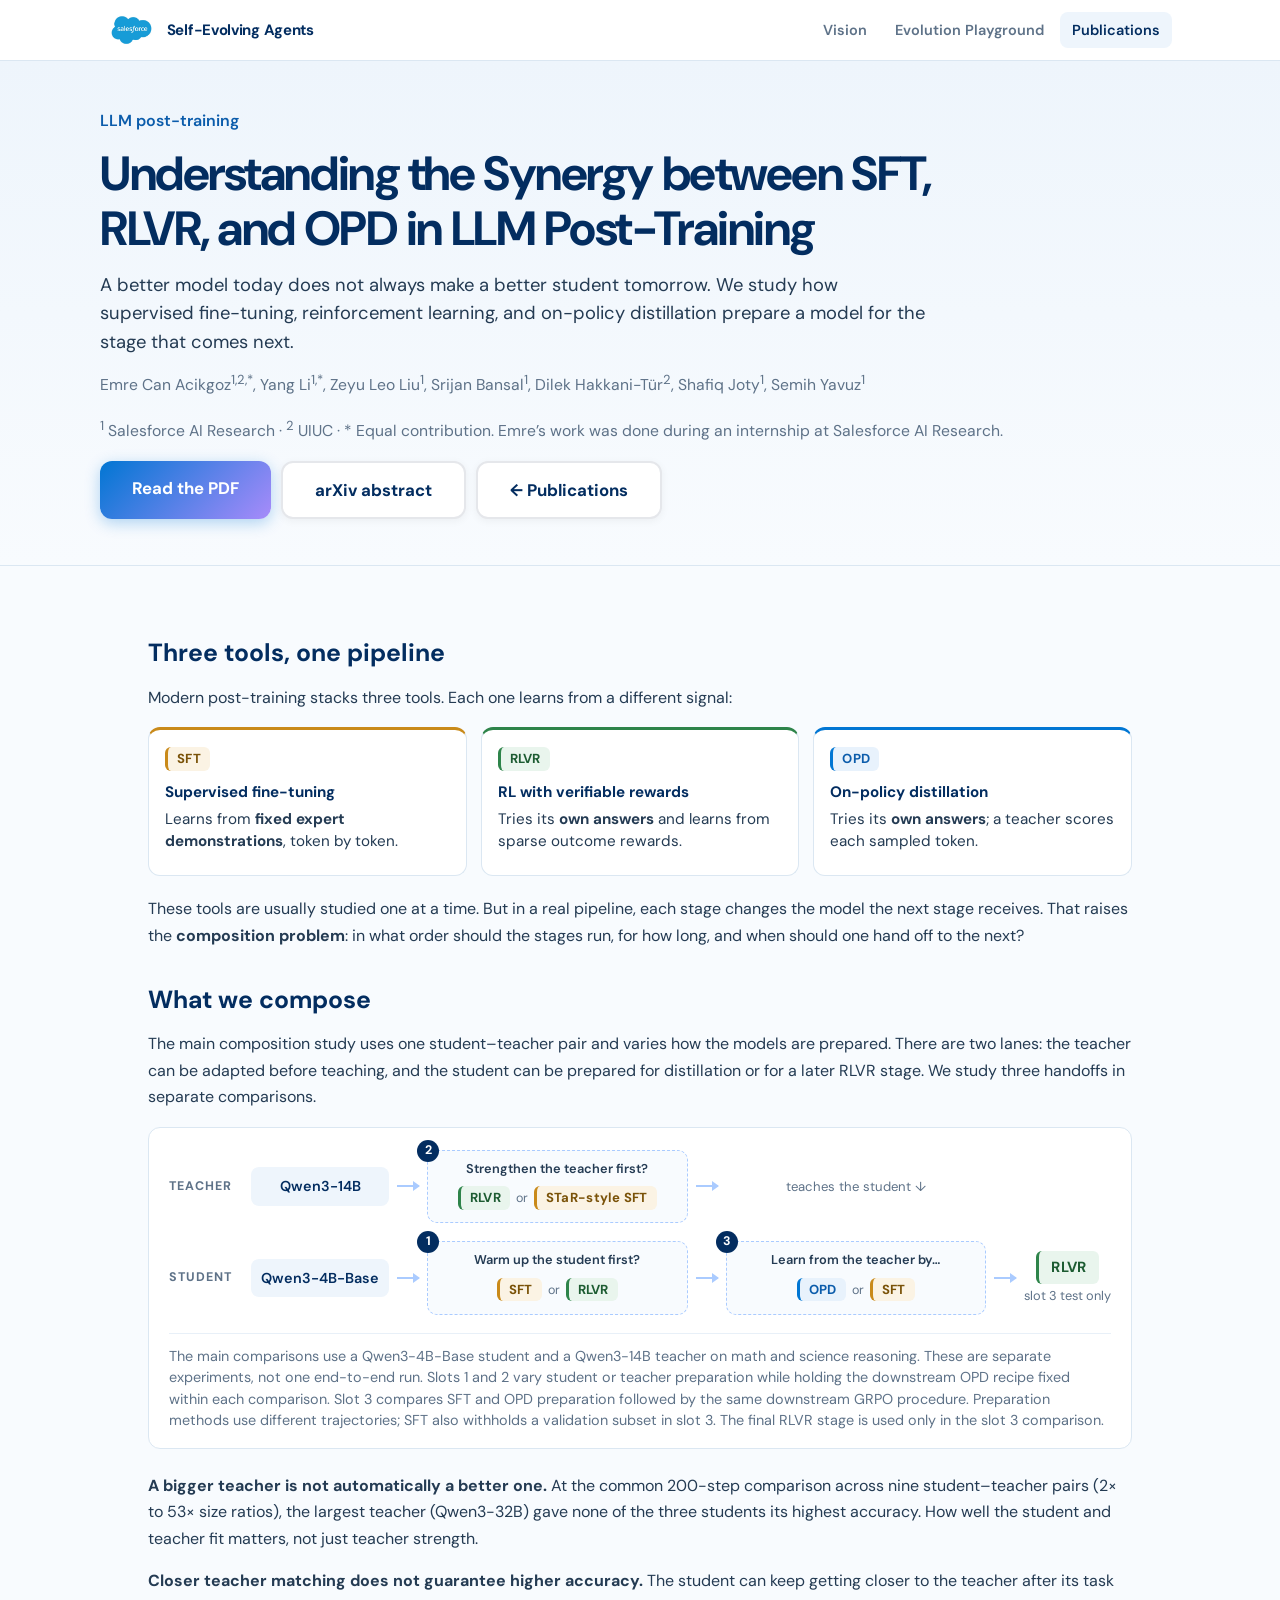
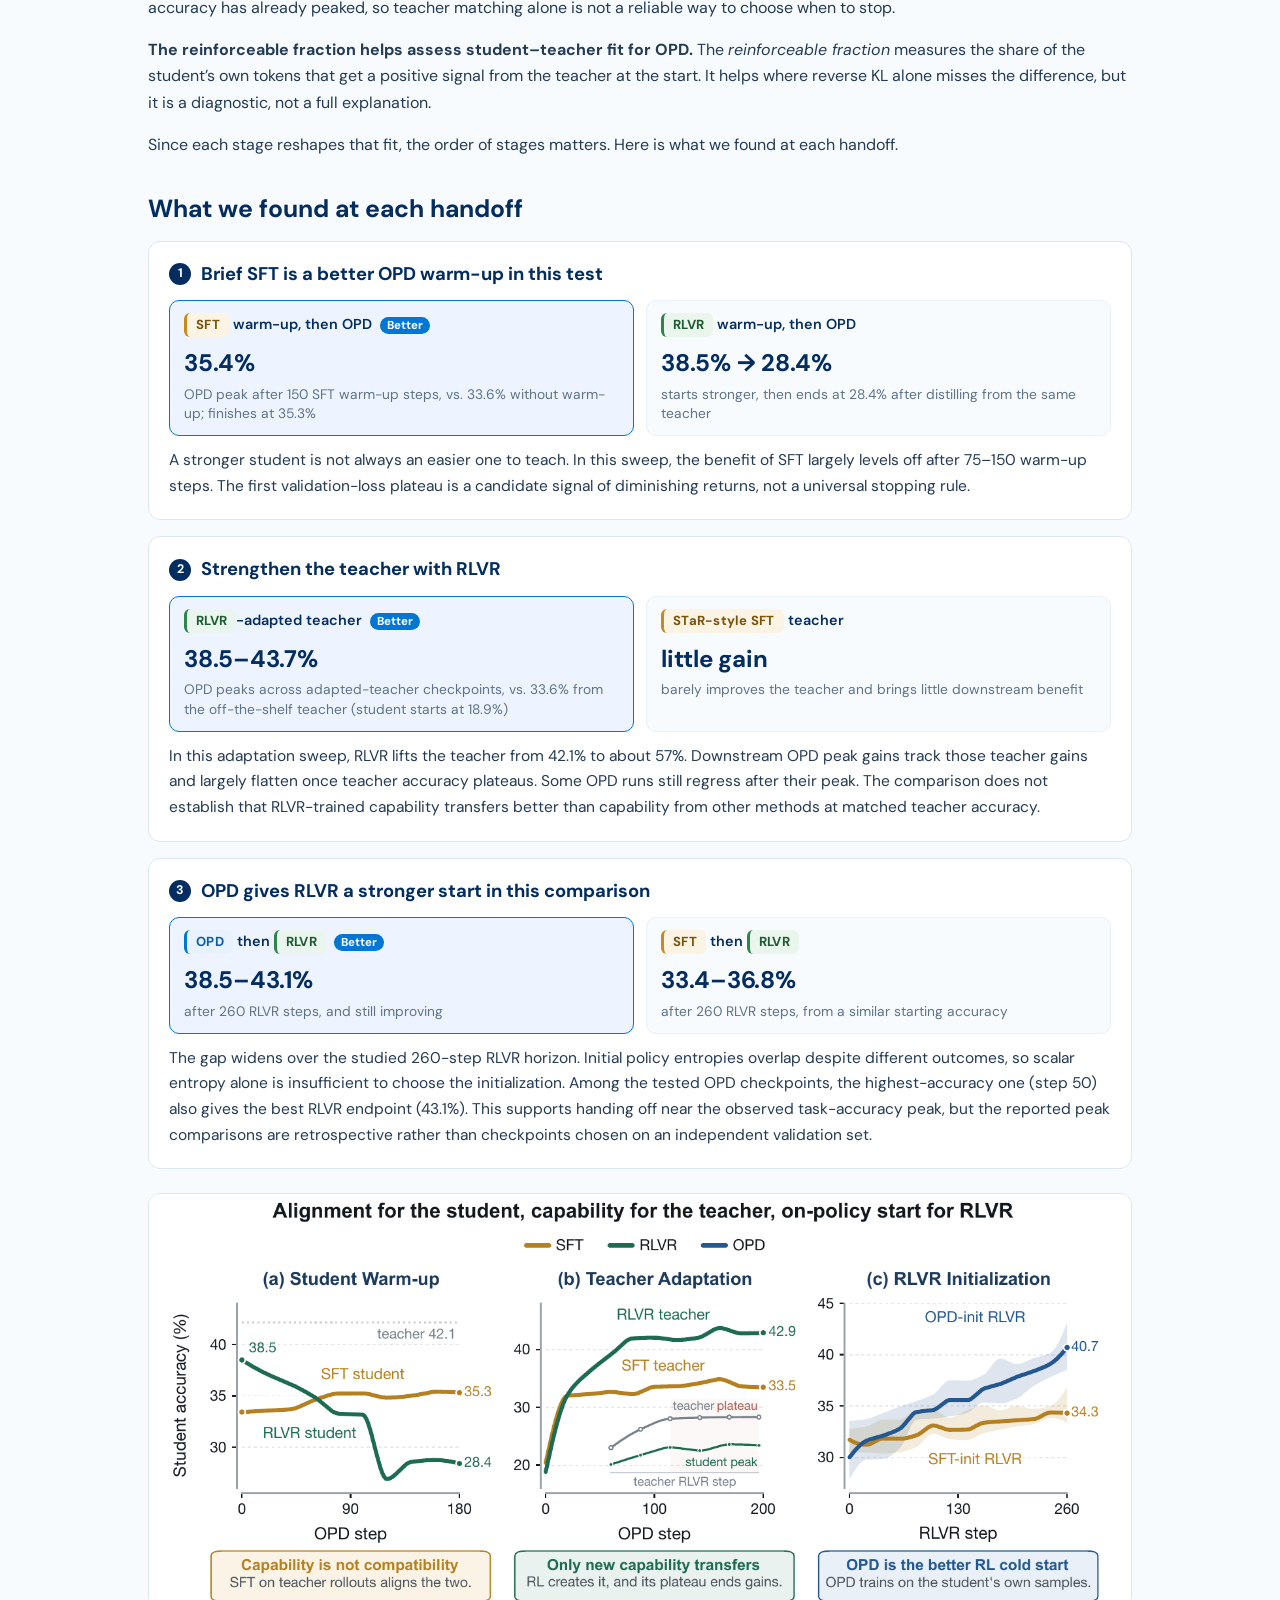
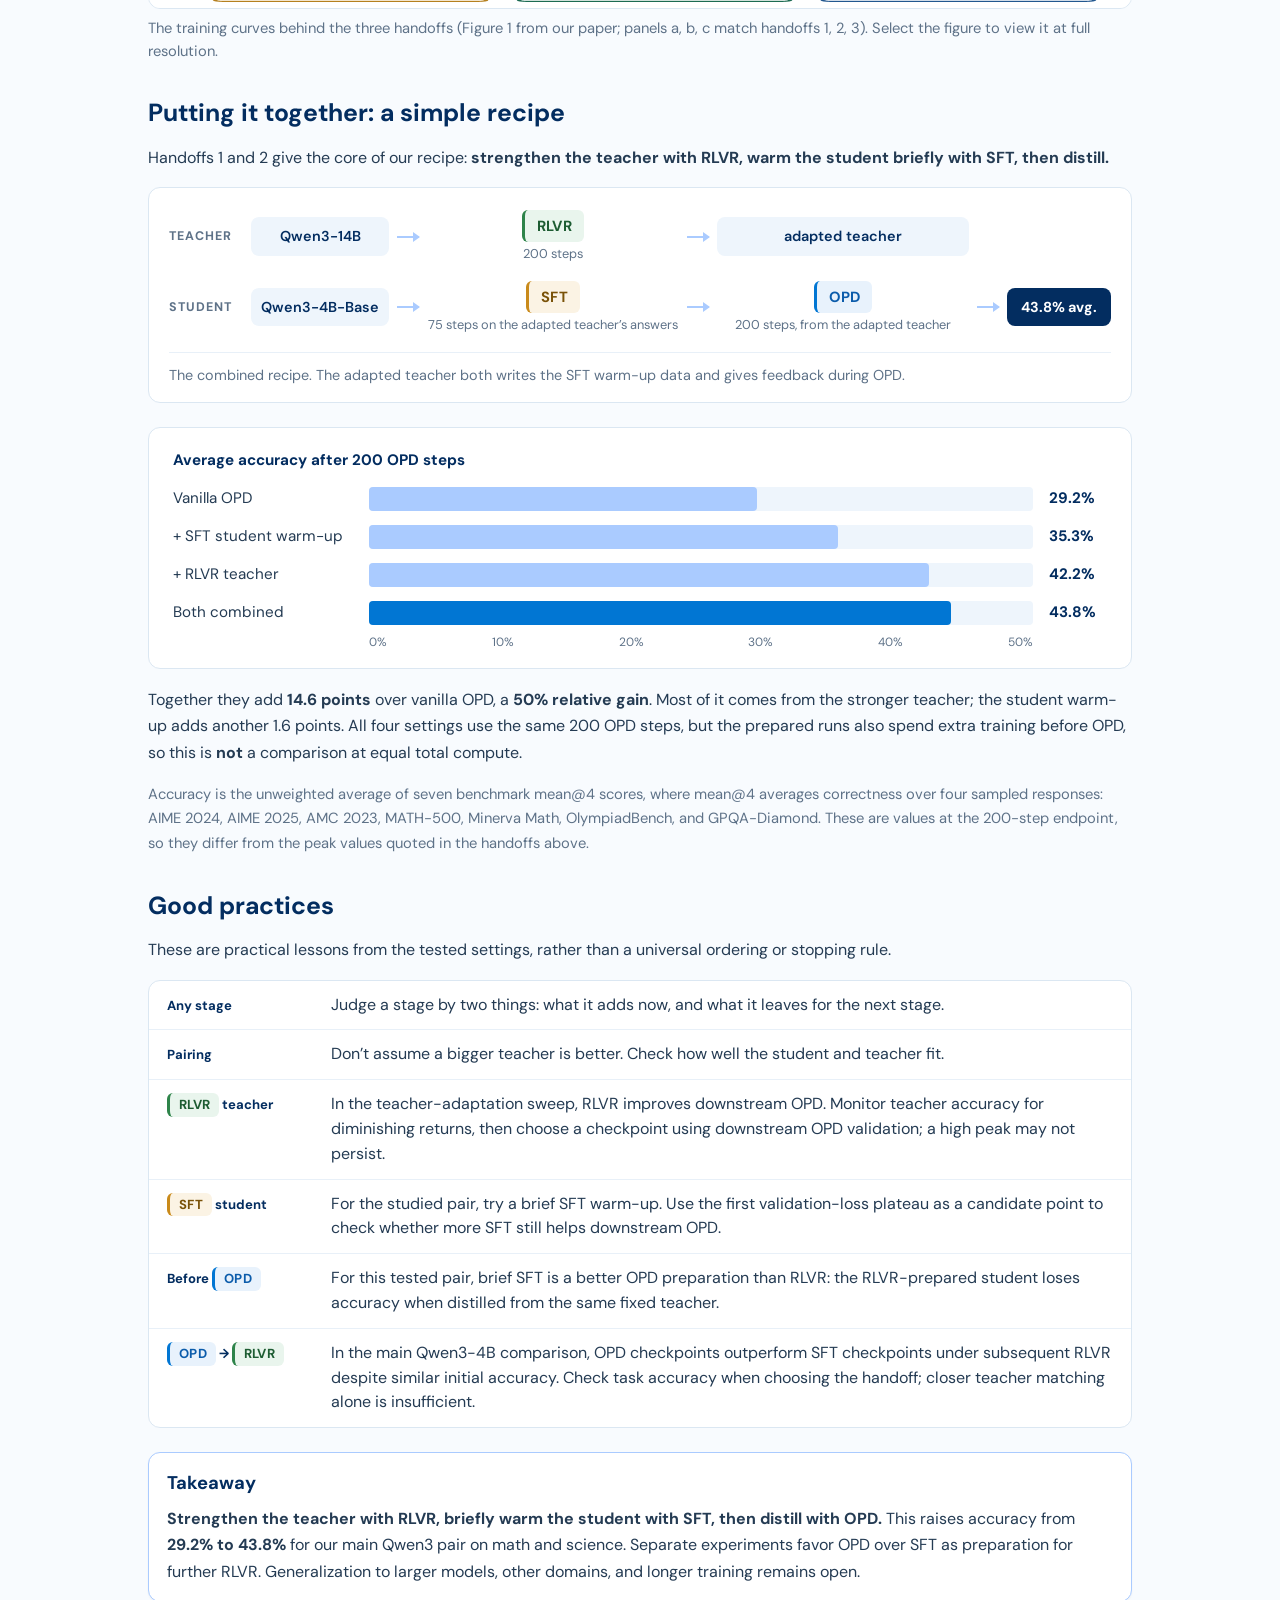
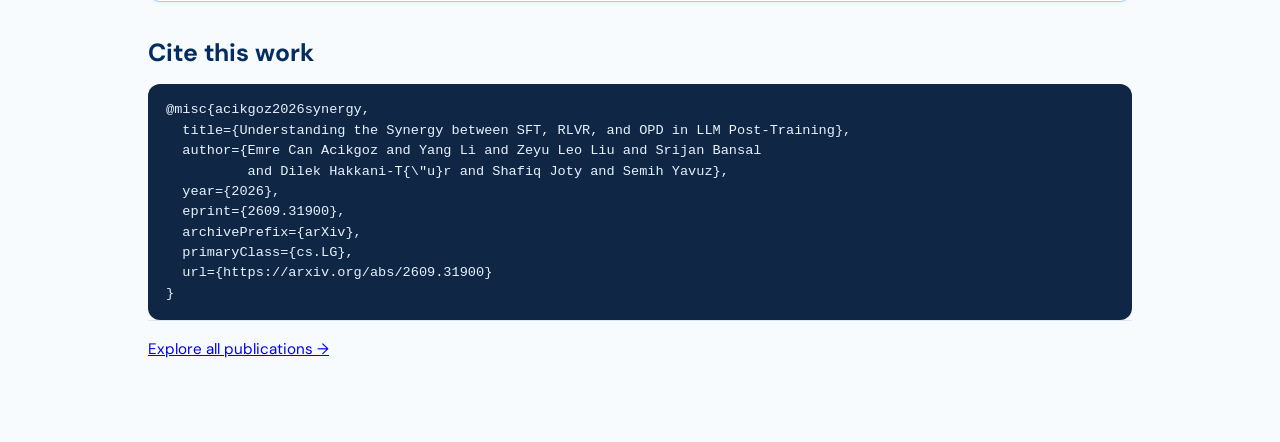
<file: papers/synergy/index.html>
<!DOCTYPE html>
<html lang="en">
<head>
    <meta charset="UTF-8">
    <meta name="viewport" content="width=device-width, initial-scale=1.0">
    <title>Post-Training Synergy - Self-Evolving Agents</title>
    <meta name="description" content="Understanding how SFT, RLVR, and on-policy distillation interact: each post-training stage shapes how well the next stage can learn.">
    <meta name="author" content="Emre Can Acikgoz, Yang Li, Zeyu Leo Liu, Srijan Bansal, Dilek Hakkani-Tür, Shafiq Joty, Semih Yavuz">
    <meta property="og:type" content="article">
    <meta property="og:title" content="Understanding the Synergy between SFT, RLVR, and OPD in LLM Post-Training">
    <meta property="og:description" content="Align the student, strengthen the teacher, and prepare a better start for RLVR. A controlled study of post-training composition.">
    <meta property="og:image" content="https://self-evolving-agents.salesforceresearch.ai/papers/synergy/images/figure1-paper.png">
    <link rel="icon" type="image/jpeg" href="../../shared/assets/salesforce-official.jpg">
    <link rel="preconnect" href="https://fonts.googleapis.com">
    <link rel="preconnect" href="https://fonts.gstatic.com" crossorigin>
    <link href="https://fonts.googleapis.com/css2?family=DM+Sans:wght@400;500;600;700&amp;display=swap" rel="stylesheet">
    <link rel="stylesheet" href="../../shared/css/styles.css?v=62">
    <link rel="stylesheet" href="../../shared/css/blog.css">
    <link rel="stylesheet" href="synergy.css">
</head>
<body class="synergy">
    <nav class="top-nav" aria-label="Main navigation">
        <div class="nav-container">
            <a href="../../index.html#vision" class="nav-brand"><img src="../../shared/assets/salesforce-official.jpg" alt="Salesforce">Self-Evolving Agents</a>
            <div class="nav-links">
                <a href="../../index.html#vision" class="nav-link">Vision</a>
                <a href="../../index.html#playground" class="nav-link">Evolution Playground</a>
                <a href="../../index.html#publications" class="nav-link is-active">Publications</a>
            </div>
        </div>
    </nav>
    <main>
    <article class="blog">
        <header class="blog-hero">
            <div class="container">
                <span class="tag">LLM post-training</span>
                <h1>Understanding the Synergy between SFT, RLVR, and OPD in LLM Post-Training</h1>
                <p class="blog-lede">A better model today does not always make a better student tomorrow. We study how supervised fine-tuning, reinforcement learning, and on-policy distillation prepare a model for the stage that comes next.</p>
                <p class="blog-authors">Emre Can Acikgoz<sup>1,2,*</sup>, Yang Li<sup>1,*</sup>, Zeyu Leo Liu<sup>1</sup>, Srijan Bansal<sup>1</sup>, Dilek Hakkani-Tür<sup>2</sup>, Shafiq Joty<sup>1</sup>, Semih Yavuz<sup>1</sup></p>
                <p class="blog-authors"><sup>1</sup> Salesforce AI Research · <sup>2</sup> UIUC · * Equal contribution. Emre’s work was done during an internship at Salesforce AI Research.</p>
                <div class="blog-actions">
                    <a class="btn btn-primary" href="https://arxiv.org/pdf/2609.31900v1" target="_blank" rel="noopener">Read the PDF</a>
                    <a class="btn btn-secondary" href="https://arxiv.org/abs/2609.31900" target="_blank" rel="noopener">arXiv abstract</a>
                    <a class="btn btn-secondary" href="../../index.html#publications">← Publications</a>
                </div>
            </div>
        </header>
        <div class="container blog-body">

            <!-- ============ 1. The three tools ============ -->
            <h2>Three tools, one pipeline</h2>
            <p>Modern post-training stacks three tools. Each one learns from a different signal:</p>
            <div class="tools" role="list">
                <div class="tool tool-sft" role="listitem">
                    <span class="stage-chip sft">SFT</span>
                    <p class="tool-name">Supervised fine-tuning</p>
                    <p>Learns from <strong>fixed expert demonstrations</strong>, token by token.</p>
                </div>
                <div class="tool tool-rlvr" role="listitem">
                    <span class="stage-chip rlvr">RLVR</span>
                    <p class="tool-name">RL with verifiable rewards</p>
                    <p>Tries its <strong>own answers</strong> and learns from sparse outcome rewards.</p>
                </div>
                <div class="tool tool-opd" role="listitem">
                    <span class="stage-chip opd">OPD</span>
                    <p class="tool-name">On-policy distillation</p>
                    <p>Tries its <strong>own answers</strong>; a teacher scores each sampled token.</p>
                </div>
            </div>
            <p>These tools are usually studied one at a time. But in a real pipeline, each stage changes the model the next stage receives. That raises the <strong>composition problem</strong>: in what order should the stages run, for how long, and when should one hand off to the next?</p>

            <!-- ============ 2. The composition map ============ -->
            <h2>What we compose</h2>
            <p>The main composition study uses one student–teacher pair and varies how the models are prepared. There are two lanes: the teacher can be adapted before teaching, and the student can be prepared for distillation or for a later RLVR stage. We study three handoffs in separate comparisons.</p>

            <figure class="compose" aria-labelledby="compose-cap">
                <div class="lane" aria-label="Teacher lane">
                    <span class="lane-label">Teacher</span>
                    <span class="node model">Qwen3-14B</span>
                    <span class="arrow" aria-hidden="true"></span>
                    <span class="slot">
                        <span class="slot-n">2</span>
                        <span class="slot-q">Strengthen the teacher first?</span>
                        <span class="option"><span class="stage-chip rlvr">RLVR</span></span>
                        <span class="option"><span class="stage-chip sft">STaR-style SFT</span></span>
                    </span>
                    <span class="arrow" aria-hidden="true"></span>
                    <span class="node note">teaches the student ↓</span>
                </div>
                <div class="lane" aria-label="Student lane">
                    <span class="lane-label">Student</span>
                    <span class="node model">Qwen3-4B-Base</span>
                    <span class="arrow" aria-hidden="true"></span>
                    <span class="slot">
                        <span class="slot-n">1</span>
                        <span class="slot-q">Warm up the student first?</span>
                        <span class="option"><span class="stage-chip sft">SFT</span></span>
                        <span class="option"><span class="stage-chip rlvr">RLVR</span></span>
                    </span>
                    <span class="arrow" aria-hidden="true"></span>
                    <span class="slot">
                        <span class="slot-n">3</span>
                        <span class="slot-q">Learn from the teacher by…</span>
                        <span class="option"><span class="stage-chip opd">OPD</span></span>
                        <span class="option"><span class="stage-chip sft">SFT</span></span>
                    </span>
                    <span class="arrow" aria-hidden="true"></span>
                    <span class="node stage"><span class="stage-chip rlvr">RLVR</span><span class="dur">slot 3 test only</span></span>
                </div>
                <figcaption id="compose-cap">The main comparisons use a Qwen3-4B-Base student and a Qwen3-14B teacher on math and science reasoning. These are separate experiments, not one end-to-end run. Slots 1 and 2 vary student or teacher preparation while holding the downstream OPD recipe fixed within each comparison. Slot 3 compares SFT and OPD preparation followed by the same downstream GRPO procedure. Preparation methods use different trajectories; SFT also withholds a validation subset in slot 3. The final RLVR stage is used only in the slot 3 comparison.</figcaption>
            </figure>

            <p><strong>A bigger teacher is not automatically a better one.</strong> At the common 200-step comparison across nine student–teacher pairs (2× to 53× size ratios), the largest teacher (Qwen3-32B) gave none of the three students its highest accuracy. How well the student and teacher fit matters, not just teacher strength.</p>
            <p><strong>Closer teacher matching does not guarantee higher accuracy.</strong> The student can keep getting closer to the teacher after its task accuracy has already peaked, so teacher matching alone is not a reliable way to choose when to stop.</p>
            <p><strong>The reinforceable fraction helps assess student–teacher fit for OPD.</strong> The <em>reinforceable fraction</em> measures the share of the student’s own tokens that get a positive signal from the teacher at the start. It helps where reverse KL alone misses the difference, but it is a diagnostic, not a full explanation.</p>
            <p>Since each stage reshapes that fit, the order of stages matters. Here is what we found at each handoff.</p>

            <!-- ============ 3. The three handoffs ============ -->
            <h2>What we found at each handoff</h2>
            <div class="handoffs">
                <section class="handoff" aria-labelledby="h1">
                    <div class="handoff-head"><span class="slot-n">1</span><h3 id="h1">Brief SFT is a better OPD warm-up in this test</h3></div>
                    <div class="vs">
                        <div class="vs-side win">
                            <p class="vs-label"><span class="stage-chip sft">SFT</span> warm-up, then OPD</p>
                            <p class="vs-num">35.4%</p>
                            <p class="vs-sub">OPD peak after 150 SFT warm-up steps, vs. 33.6% without warm-up; finishes at 35.3%</p>
                        </div>
                        <div class="vs-side">
                            <p class="vs-label"><span class="stage-chip rlvr">RLVR</span> warm-up, then OPD</p>
                            <p class="vs-num">38.5% → 28.4%</p>
                            <p class="vs-sub">starts stronger, then ends at 28.4% after distilling from the same teacher</p>
                        </div>
                    </div>
                    <p class="lesson">A stronger student is not always an easier one to teach. In this sweep, the benefit of SFT largely levels off after 75–150 warm-up steps. The first validation-loss plateau is a candidate signal of diminishing returns, not a universal stopping rule.</p>
                </section>

                <section class="handoff" aria-labelledby="h2">
                    <div class="handoff-head"><span class="slot-n">2</span><h3 id="h2">Strengthen the teacher with RLVR</h3></div>
                    <div class="vs">
                        <div class="vs-side win">
                            <p class="vs-label"><span class="stage-chip rlvr">RLVR</span>-adapted teacher</p>
                            <p class="vs-num">38.5–43.7%</p>
                            <p class="vs-sub">OPD peaks across adapted-teacher checkpoints, vs. 33.6% from the off-the-shelf teacher (student starts at 18.9%)</p>
                        </div>
                        <div class="vs-side">
                            <p class="vs-label"><span class="stage-chip sft">STaR-style SFT</span> teacher</p>
                            <p class="vs-num">little gain</p>
                            <p class="vs-sub">barely improves the teacher and brings little downstream benefit</p>
                        </div>
                    </div>
                    <p class="lesson">In this adaptation sweep, RLVR lifts the teacher from 42.1% to about 57%. Downstream OPD peak gains track those teacher gains and largely flatten once teacher accuracy plateaus. Some OPD runs still regress after their peak. The comparison does not establish that RLVR-trained capability transfers better than capability from other methods at matched teacher accuracy.</p>
                </section>

                <section class="handoff" aria-labelledby="h3">
                    <div class="handoff-head"><span class="slot-n">3</span><h3 id="h3">OPD gives RLVR a stronger start in this comparison</h3></div>
                    <div class="vs">
                        <div class="vs-side win">
                            <p class="vs-label"><span class="stage-chip opd">OPD</span> then <span class="stage-chip rlvr">RLVR</span></p>
                            <p class="vs-num">38.5–43.1%</p>
                            <p class="vs-sub">after 260 RLVR steps, and still improving</p>
                        </div>
                        <div class="vs-side">
                            <p class="vs-label"><span class="stage-chip sft">SFT</span> then <span class="stage-chip rlvr">RLVR</span></p>
                            <p class="vs-num">33.4–36.8%</p>
                            <p class="vs-sub">after 260 RLVR steps, from a similar starting accuracy</p>
                        </div>
                    </div>
                    <p class="lesson">The gap widens over the studied 260-step RLVR horizon. Initial policy entropies overlap despite different outcomes, so scalar entropy alone is insufficient to choose the initialization. Among the tested OPD checkpoints, the highest-accuracy one (step 50) also gives the best RLVR endpoint (43.1%). This supports handing off near the observed task-accuracy peak, but the reported peak comparisons are retrospective rather than checkpoints chosen on an independent validation set.</p>
                </section>
            </div>

            <figure class="blog-figure">
                <a href="images/figure1-paper.png" target="_blank" rel="noopener" aria-label="Open Figure 1 at full resolution"><img src="images/figure1-paper.png" width="1502" height="633" alt="Figure 1: an RLVR-prepared student regresses during OPD while an SFT-prepared student improves; RLVR teacher adaptation improves student accuracy; OPD initialization outperforms SFT initialization during downstream RLVR."></a>
                <figcaption>The training curves behind the three handoffs (Figure 1 from our paper; panels a, b, c match handoffs 1, 2, 3). Select the figure to view it at full resolution.</figcaption>
            </figure>

            <!-- ============ 4. The recipe ============ -->
            <h2>Putting it together: a simple recipe</h2>
            <p>Handoffs 1 and 2 give the core of our recipe: <strong>strengthen the teacher with RLVR, warm the student briefly with SFT, then distill.</strong></p>

            <figure class="recipe" aria-labelledby="recipe-cap">
                <div class="lane" aria-label="Teacher lane of the recipe">
                    <span class="lane-label">Teacher</span>
                    <span class="node model">Qwen3-14B</span>
                    <span class="arrow" aria-hidden="true"></span>
                    <span class="node stage"><span class="stage-chip rlvr">RLVR</span><span class="dur">200 steps</span></span>
                    <span class="arrow" aria-hidden="true"></span>
                    <span class="node model">adapted teacher</span>
                </div>
                <div class="lane" aria-label="Student lane of the recipe">
                    <span class="lane-label">Student</span>
                    <span class="node model">Qwen3-4B-Base</span>
                    <span class="arrow" aria-hidden="true"></span>
                    <span class="node stage"><span class="stage-chip sft">SFT</span><span class="dur">75 steps on the adapted teacher’s answers</span></span>
                    <span class="arrow" aria-hidden="true"></span>
                    <span class="node stage"><span class="stage-chip opd">OPD</span><span class="dur">200 steps, from the adapted teacher</span></span>
                    <span class="arrow" aria-hidden="true"></span>
                    <span class="node result">43.8% avg.</span>
                </div>
                <figcaption id="recipe-cap">The combined recipe. The adapted teacher both writes the SFT warm-up data and gives feedback during OPD.</figcaption>
            </figure>

            <div class="results" aria-labelledby="results-cap">
                <p class="results-title" id="results-cap">Average accuracy after 200 OPD steps</p>
                <div class="result" title="Vanilla OPD: 29.2%"><span class="result-label">Vanilla OPD</span><span class="result-track"><span class="result-bar" style="--value:58.4%"></span></span><strong>29.2%</strong></div>
                <div class="result" title="SFT student warm-up: 35.3%"><span class="result-label">+ SFT student warm-up</span><span class="result-track"><span class="result-bar" style="--value:70.6%"></span></span><strong>35.3%</strong></div>
                <div class="result" title="RLVR teacher adaptation: 42.2%"><span class="result-label">+ RLVR teacher</span><span class="result-track"><span class="result-bar" style="--value:84.4%"></span></span><strong>42.2%</strong></div>
                <div class="result" title="Both combined: 43.8%"><span class="result-label">Both combined</span><span class="result-track"><span class="result-bar" style="--value:87.6%"></span></span><strong>43.8%</strong></div>
                <div class="result result-axis" aria-hidden="true"><span></span><span class="axis-ticks"><span>0%</span><span>10%</span><span>20%</span><span>30%</span><span>40%</span><span>50%</span></span><span></span></div>
            </div>
            <p>Together they add <strong>14.6 points</strong> over vanilla OPD, a <strong>50% relative gain</strong>. Most of it comes from the stronger teacher; the student warm-up adds another 1.6 points. All four settings use the same 200 OPD steps, but the prepared runs also spend extra training before OPD, so this is <strong>not</strong> a comparison at equal total compute.</p>
            <p class="fine">Accuracy is the unweighted average of seven benchmark mean@4 scores, where mean@4 averages correctness over four sampled responses: AIME 2024, AIME 2025, AMC 2023, MATH-500, Minerva Math, OlympiadBench, and GPQA-Diamond. These are values at the 200-step endpoint, so they differ from the peak values quoted in the handoffs above.</p>

            <!-- ============ 5. Good practices ============ -->
            <h2>Good practices</h2>
            <p>These are practical lessons from the tested settings, rather than a universal ordering or stopping rule.</p>
            <ul class="practices">
                <li><span class="p-tag">Any stage</span><span>Judge a stage by two things: what it adds now, and what it leaves for the next stage.</span></li>
                <li><span class="p-tag">Pairing</span><span>Don’t assume a bigger teacher is better. Check how well the student and teacher fit.</span></li>
                <li><span class="p-tag"><span class="stage-chip rlvr">RLVR</span> teacher</span><span>In the teacher-adaptation sweep, RLVR improves downstream OPD. Monitor teacher accuracy for diminishing returns, then choose a checkpoint using downstream OPD validation; a high peak may not persist.</span></li>
                <li><span class="p-tag"><span class="stage-chip sft">SFT</span> student</span><span>For the studied pair, try a brief SFT warm-up. Use the first validation-loss plateau as a candidate point to check whether more SFT still helps downstream OPD.</span></li>
                <li><span class="p-tag">Before <span class="stage-chip opd">OPD</span></span><span>For this tested pair, brief SFT is a better OPD preparation than RLVR: the RLVR-prepared student loses accuracy when distilled from the same fixed teacher.</span></li>
                <li><span class="p-tag"><span class="stage-chip opd">OPD</span> → <span class="stage-chip rlvr">RLVR</span></span><span>In the main Qwen3-4B comparison, OPD checkpoints outperform SFT checkpoints under subsequent RLVR despite similar initial accuracy. Check task accuracy when choosing the handoff; closer teacher matching alone is insufficient.</span></li>
            </ul>

            <div class="blog-callout">
                <h3>Takeaway</h3>
                <p><strong>Strengthen the teacher with RLVR, briefly warm the student with SFT, then distill with OPD.</strong> This raises accuracy from <strong>29.2% to 43.8%</strong> for our main Qwen3 pair on math and science. Separate experiments favor OPD over SFT as preparation for further RLVR. Generalization to larger models, other domains, and longer training remains open.</p>
            </div>

            <h2>Cite this work</h2>
            <pre class="blog-cite"><code>@misc{acikgoz2026synergy,
  title={Understanding the Synergy between SFT, RLVR, and OPD in LLM Post-Training},
  author={Emre Can Acikgoz and Yang Li and Zeyu Leo Liu and Srijan Bansal
          and Dilek Hakkani-T{\"u}r and Shafiq Joty and Semih Yavuz},
  year={2026},
  eprint={2609.31900},
  archivePrefix={arXiv},
  primaryClass={cs.LG},
  url={https://arxiv.org/abs/2609.31900}
}</code></pre>
            <p class="blog-source"><a href="../../index.html#publications">Explore all publications →</a></p>
        </div>
    </article>
    </main>
</body>
</html>
</file>
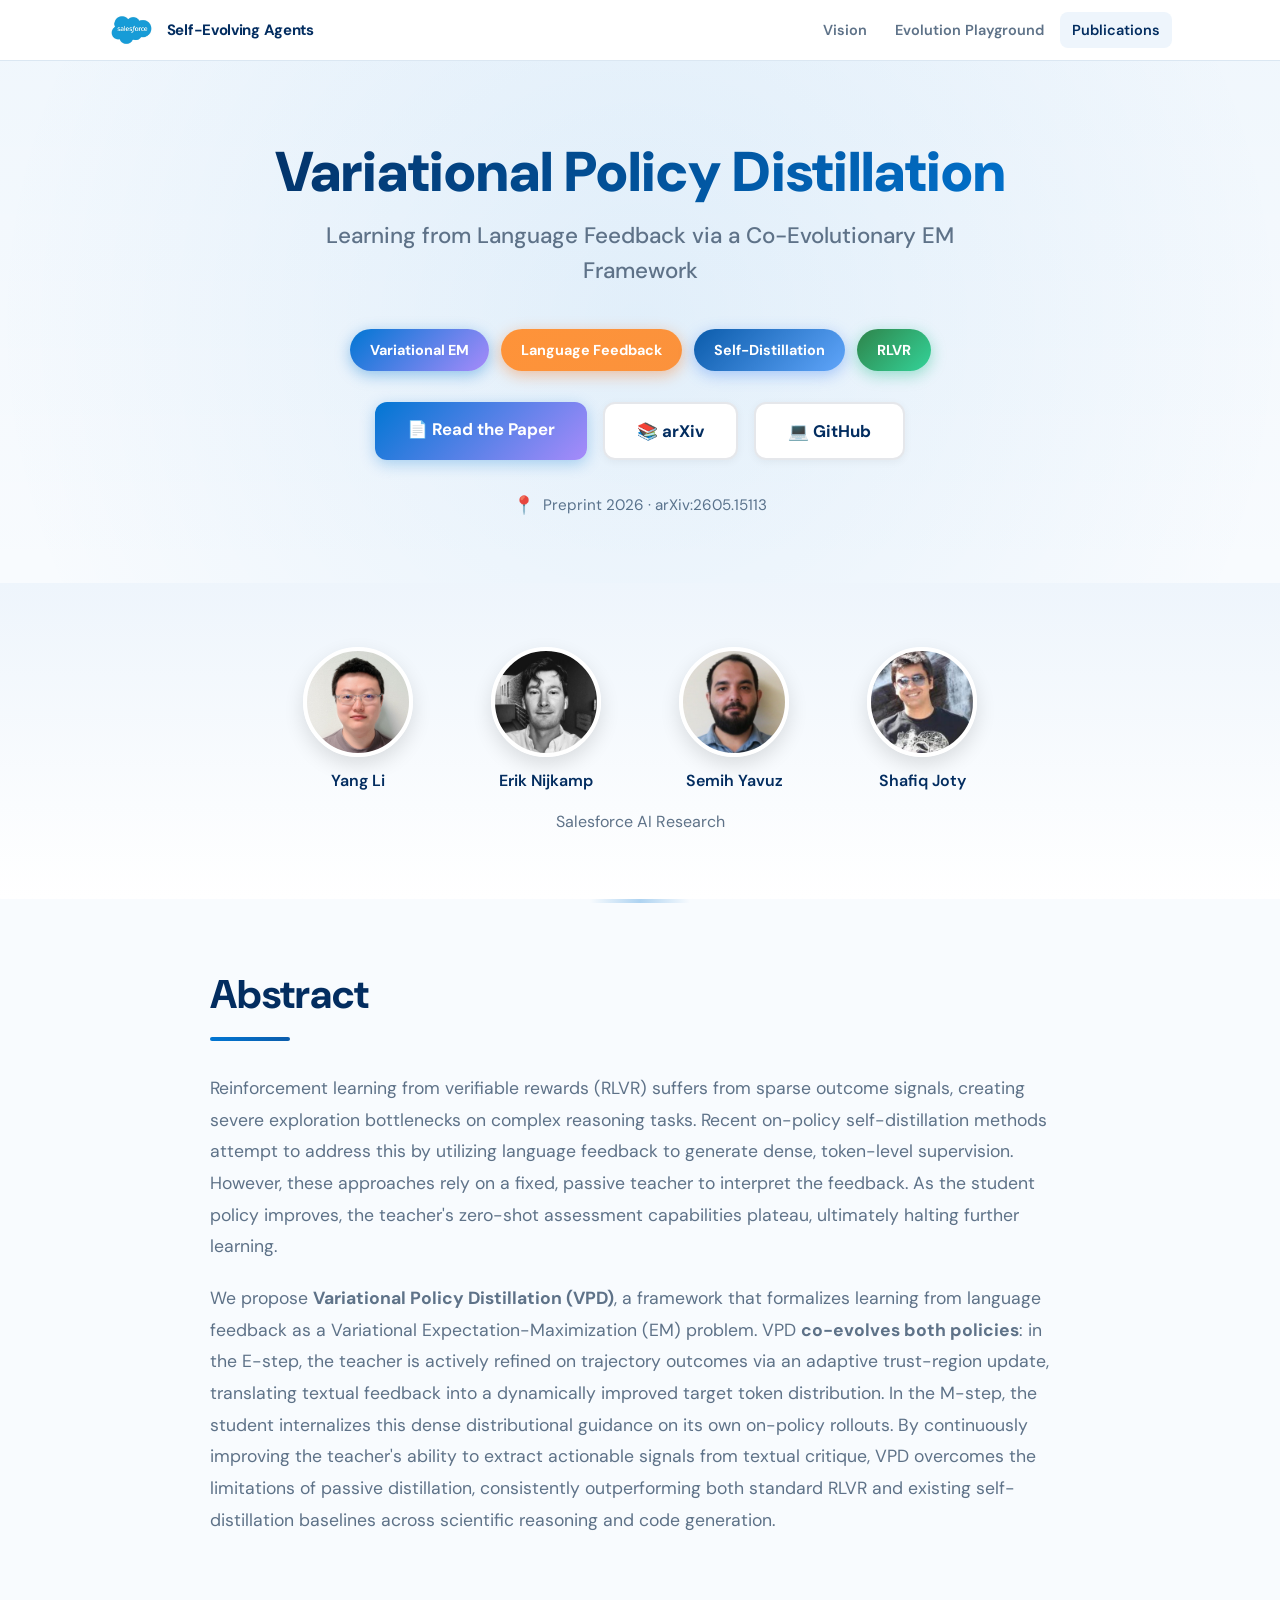
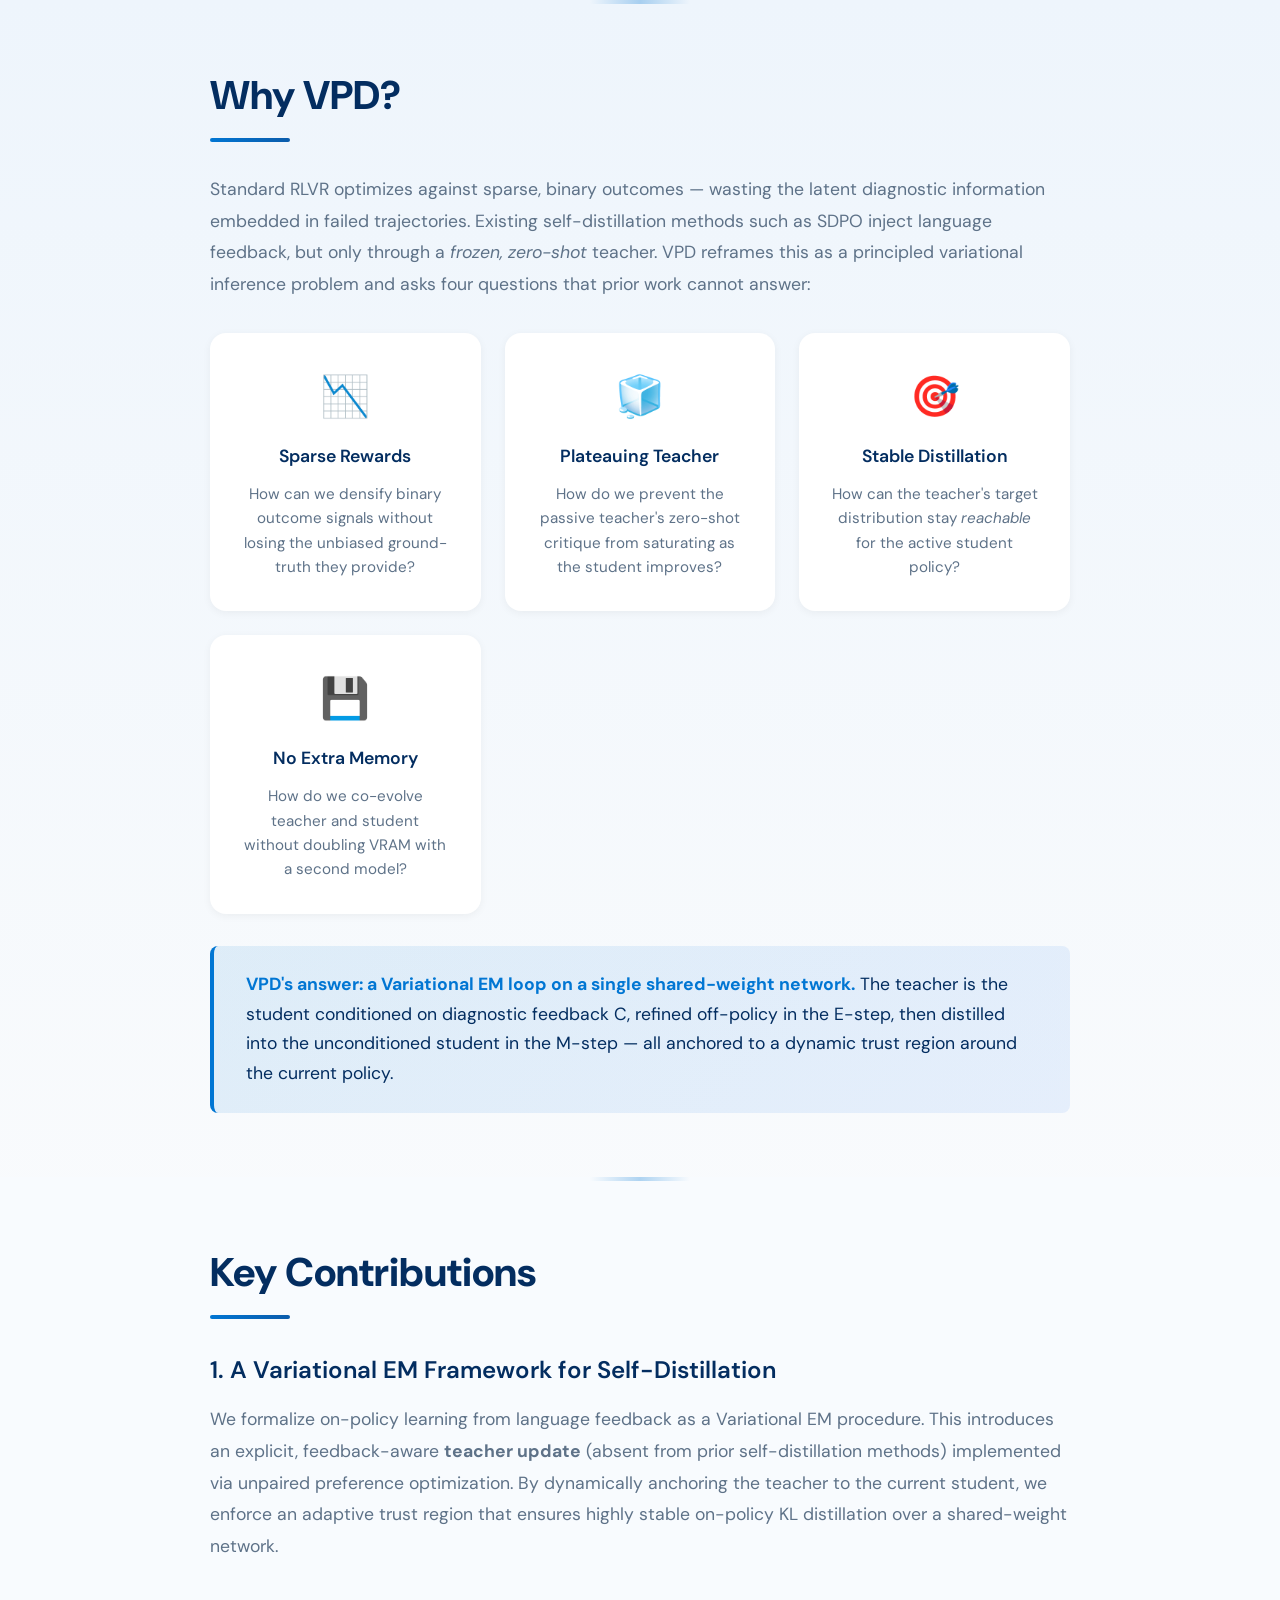
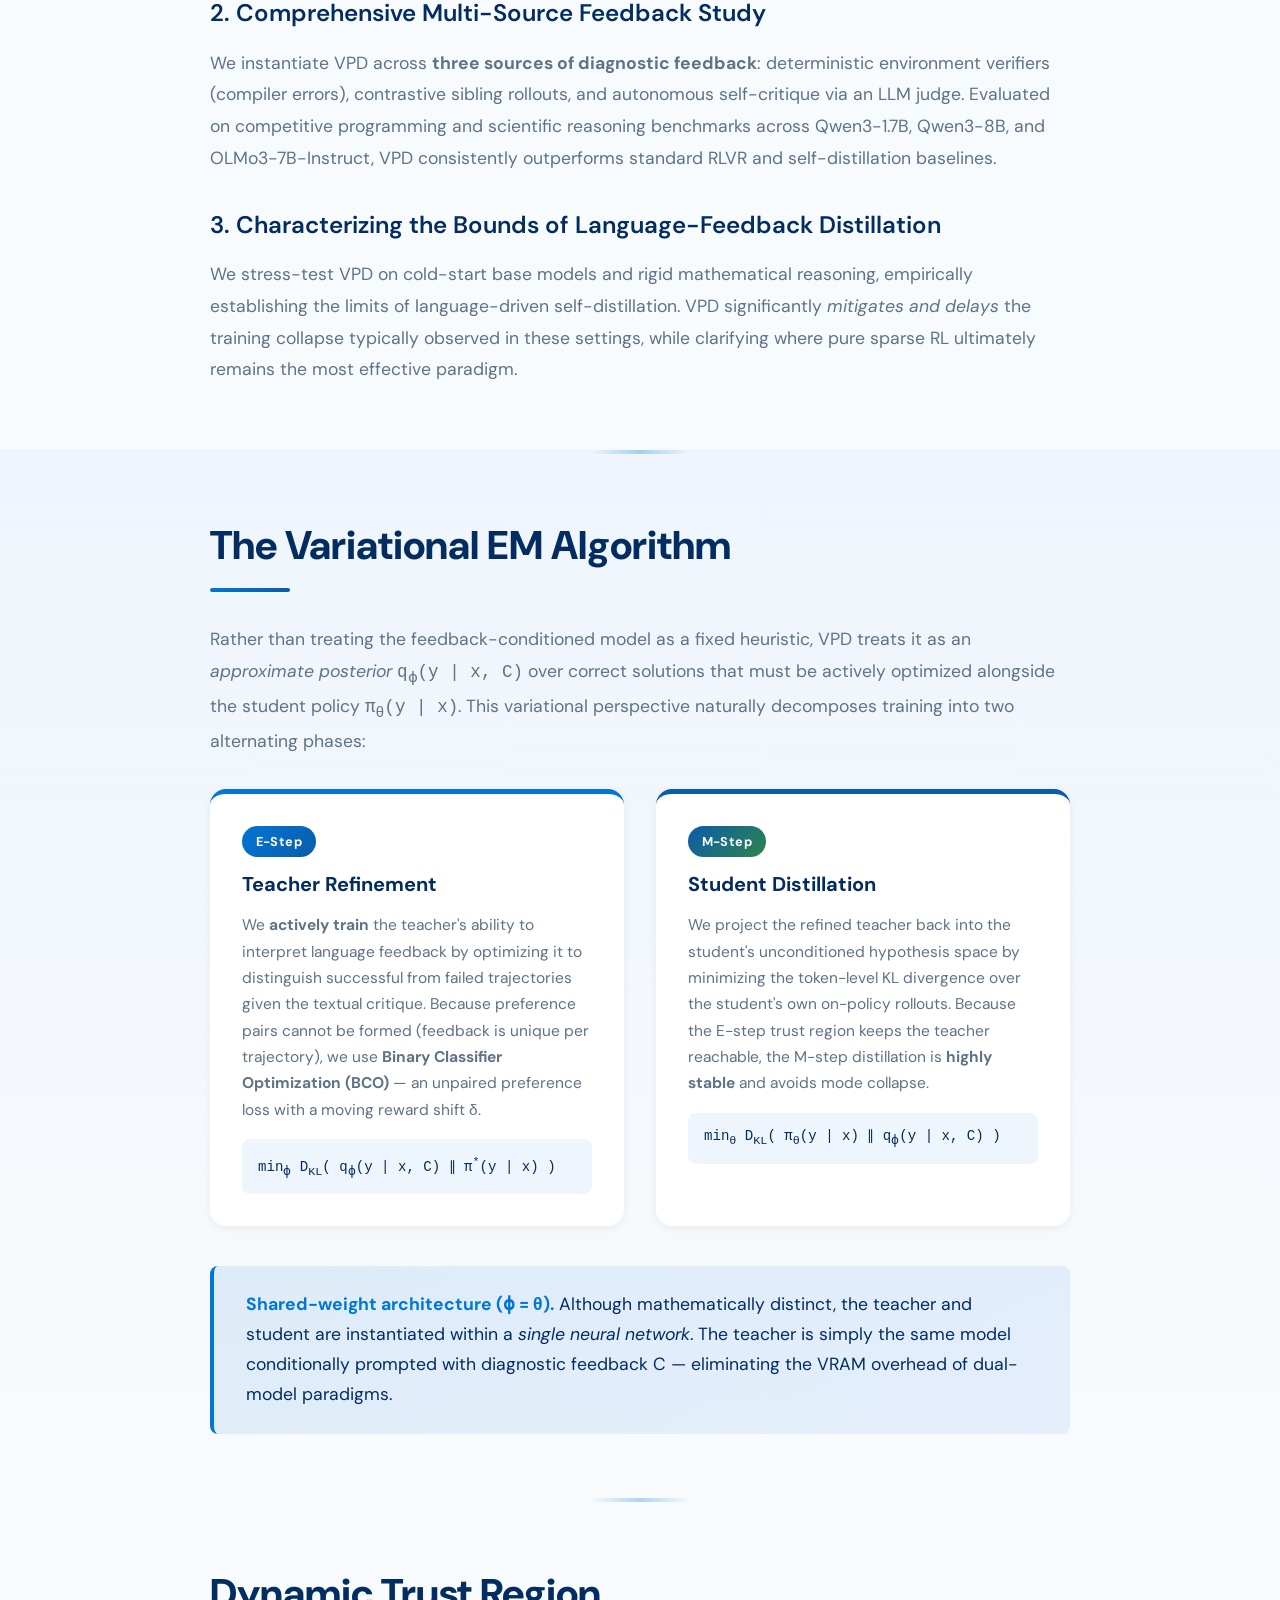
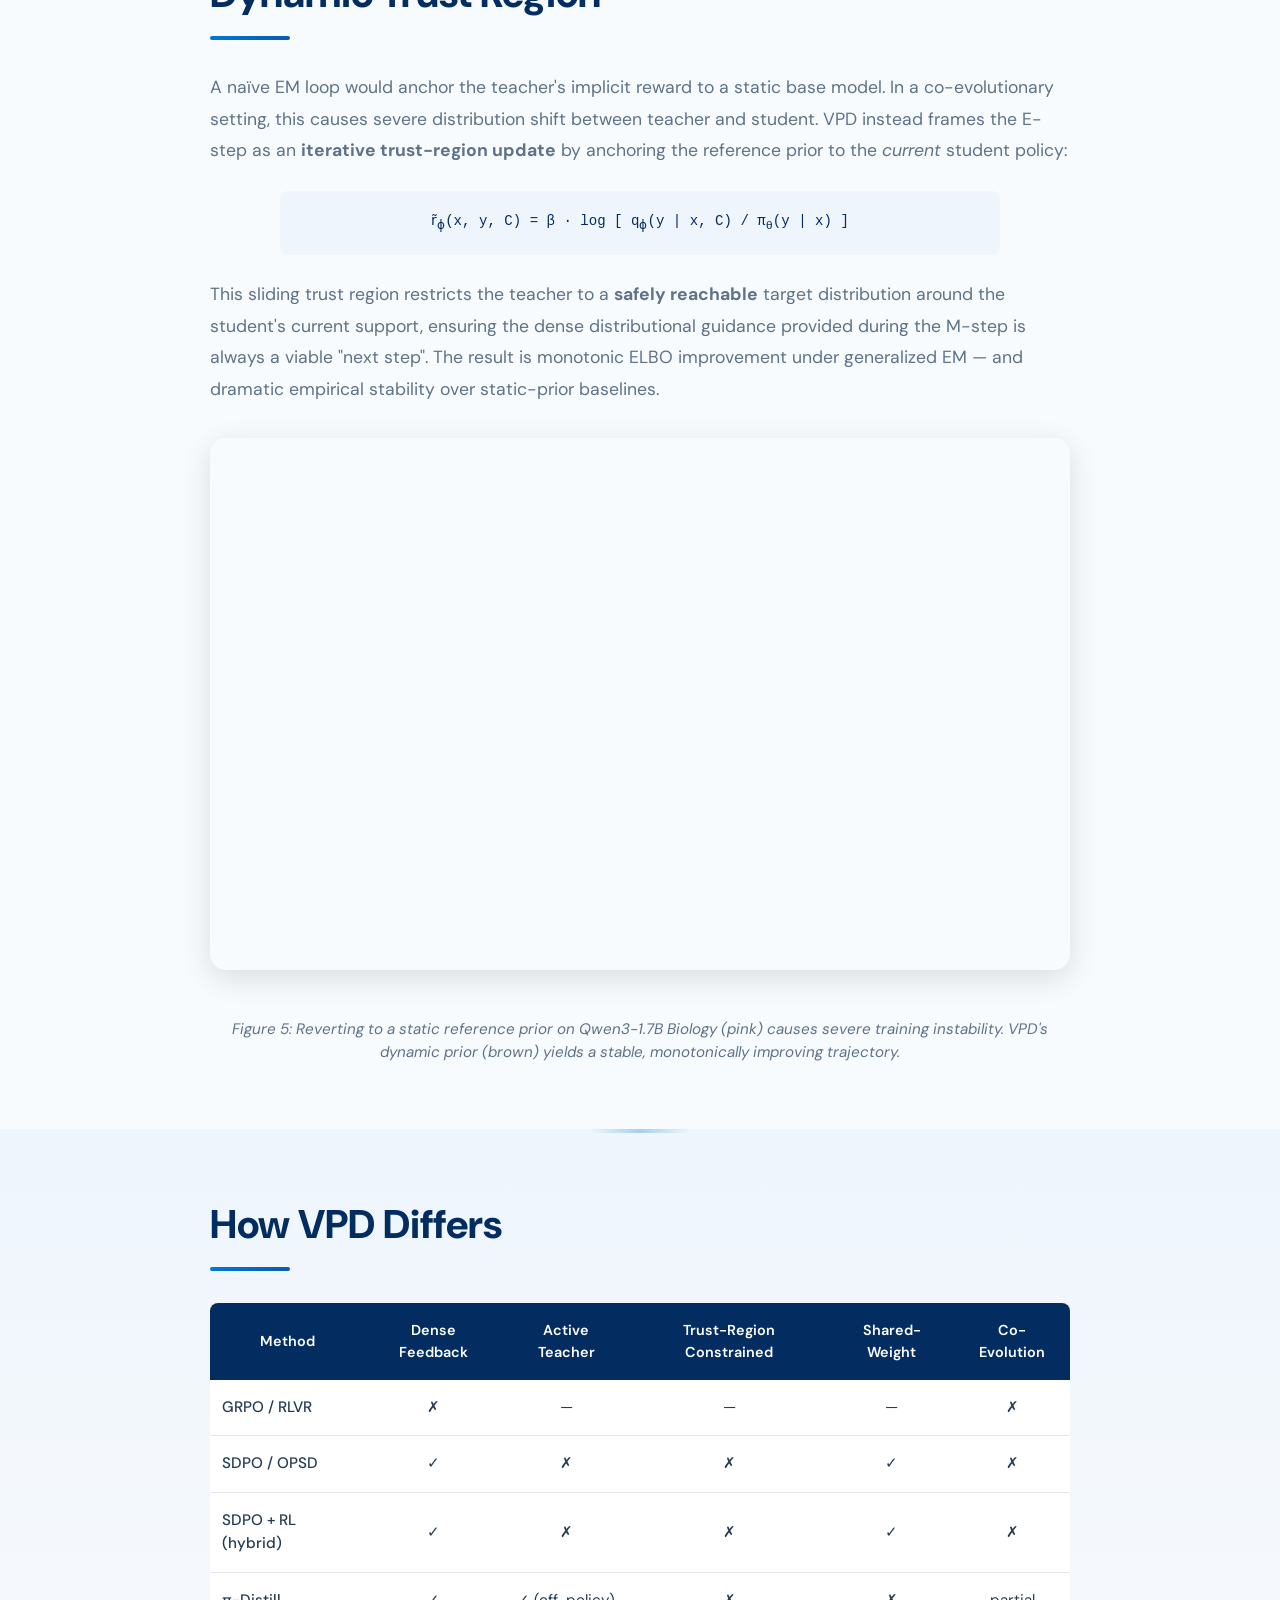
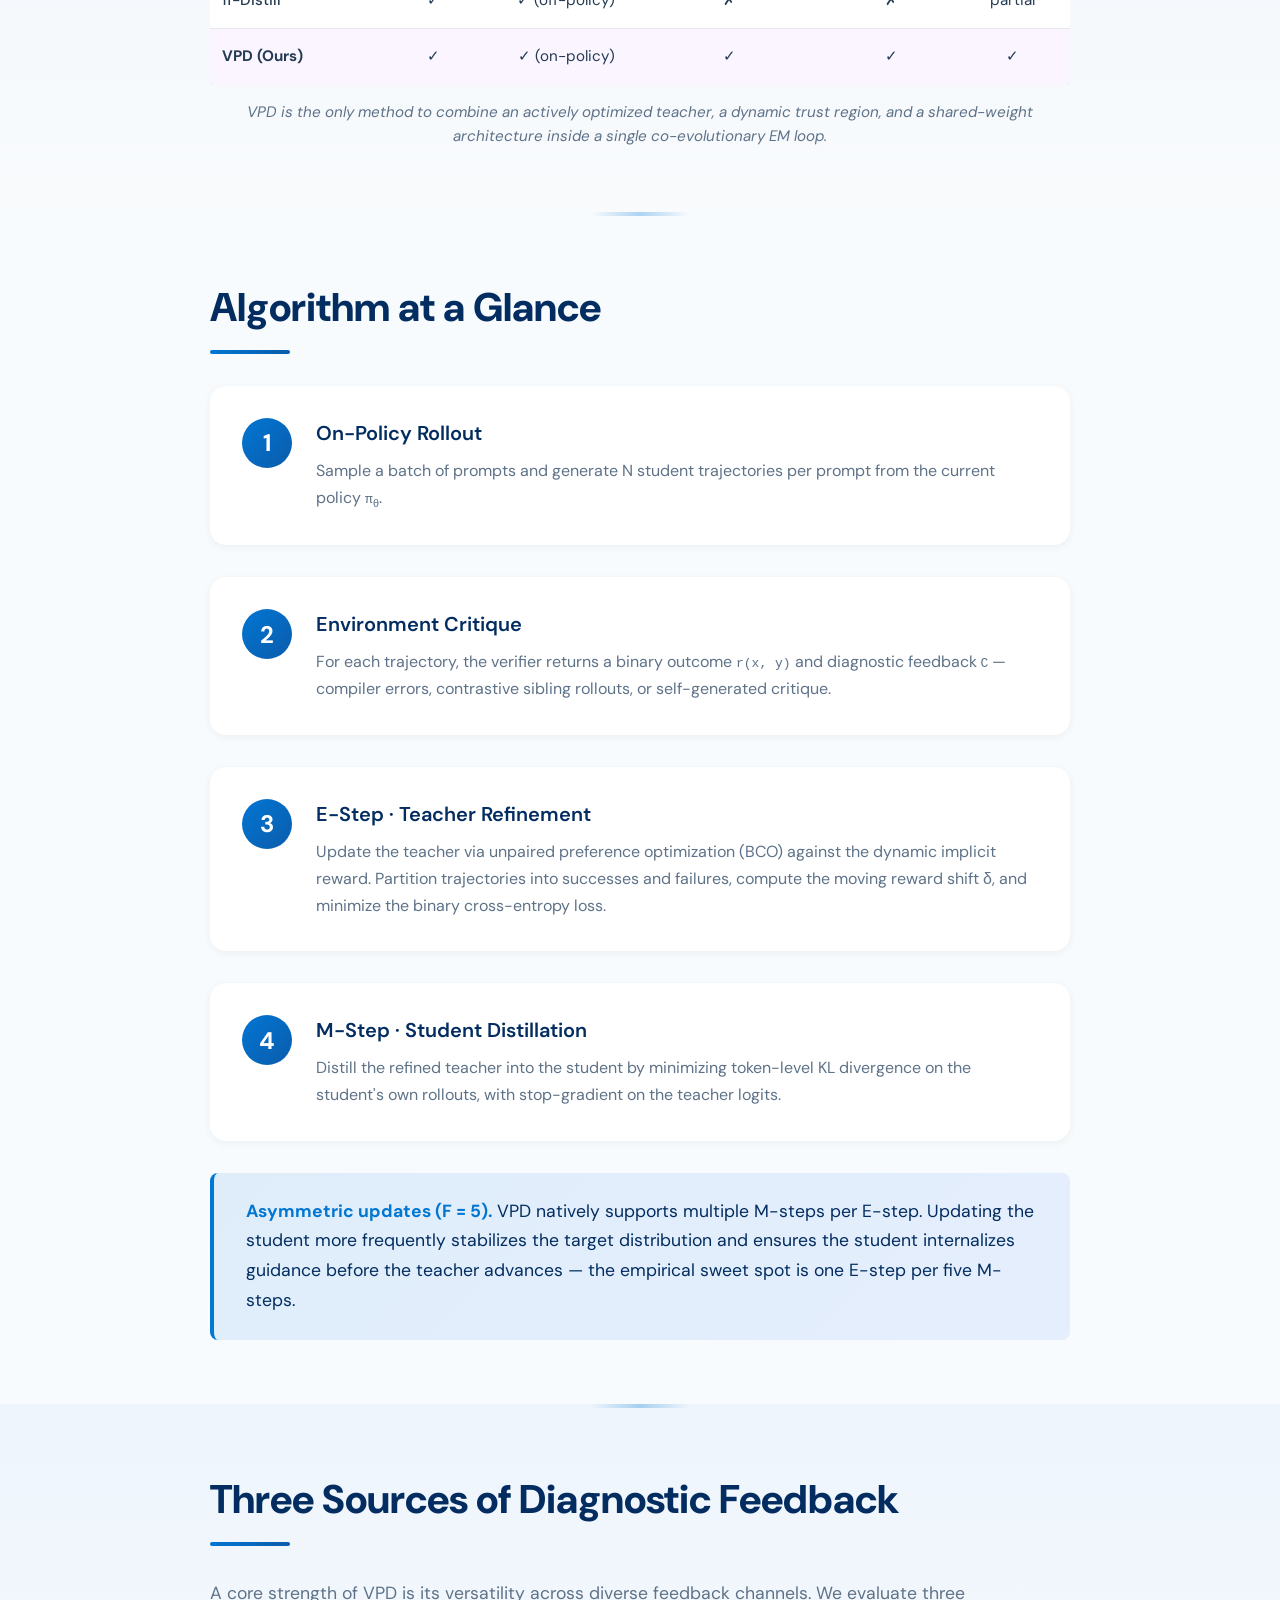
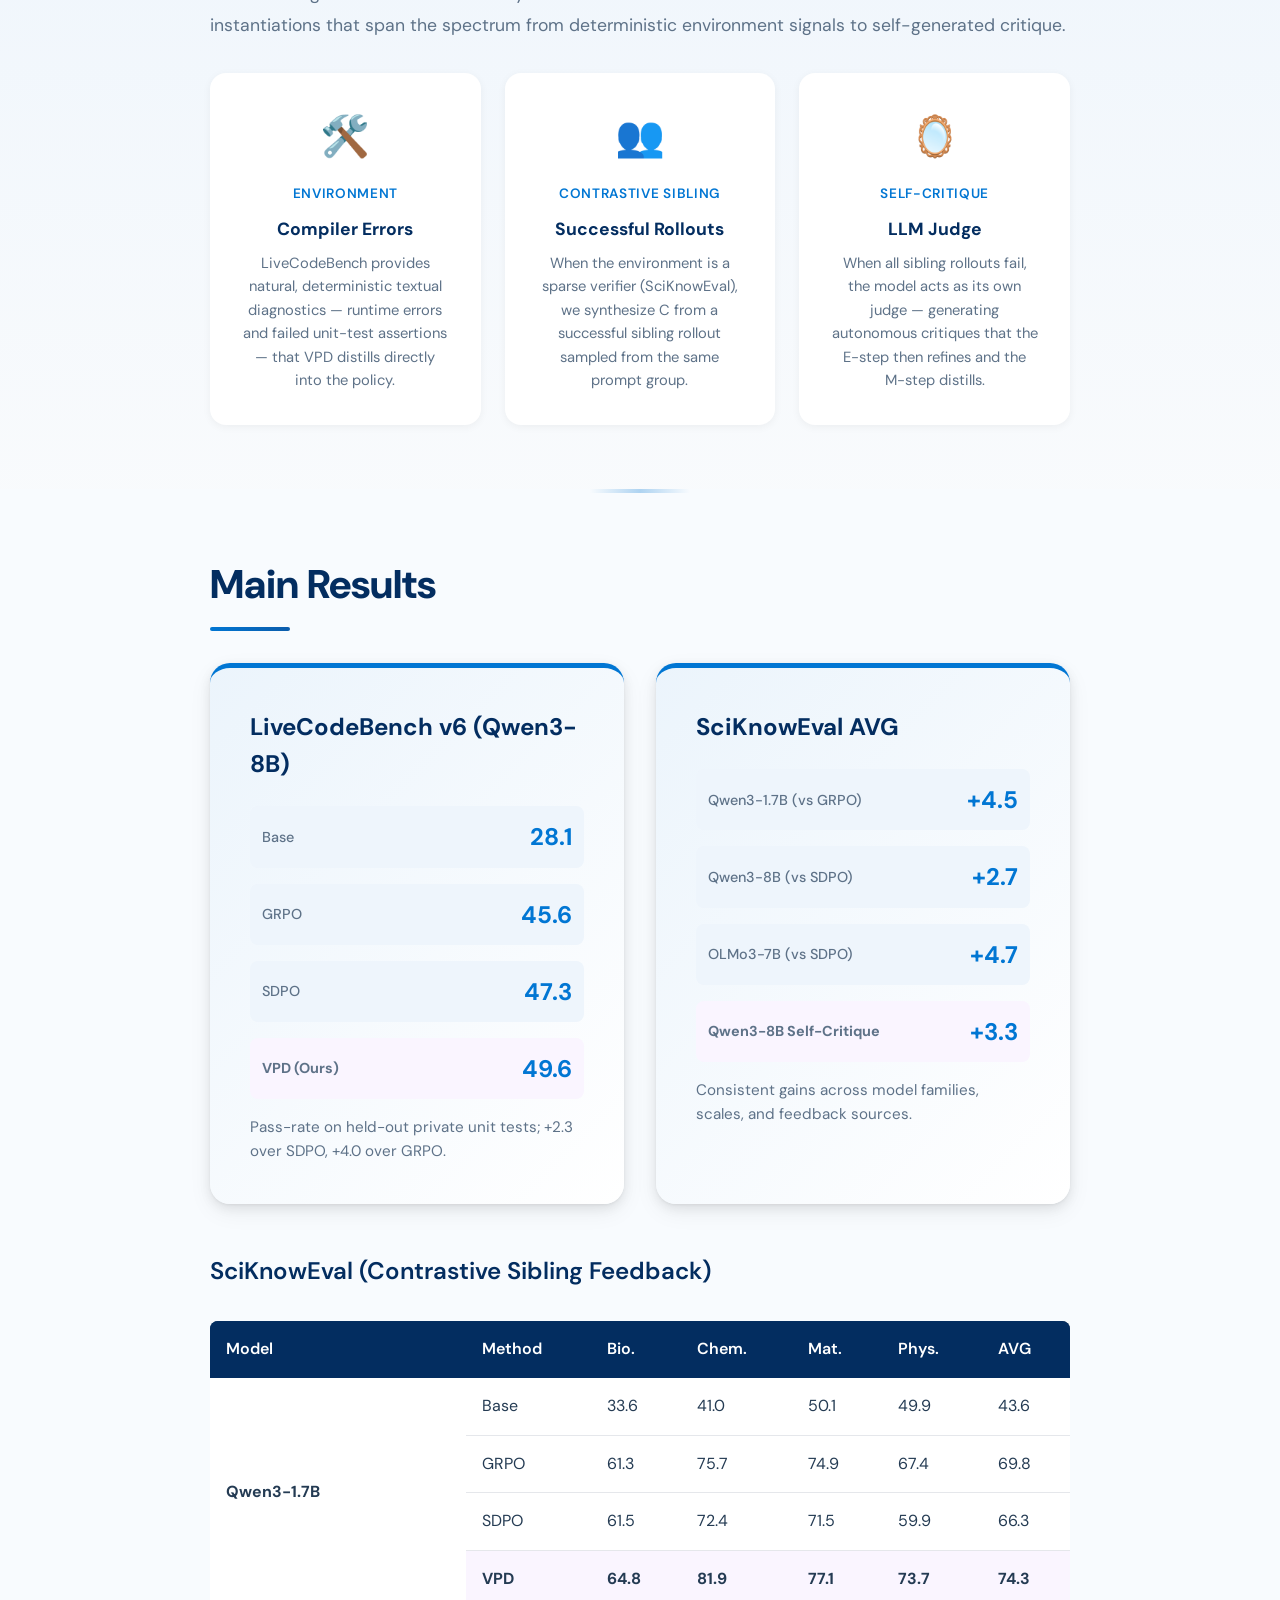
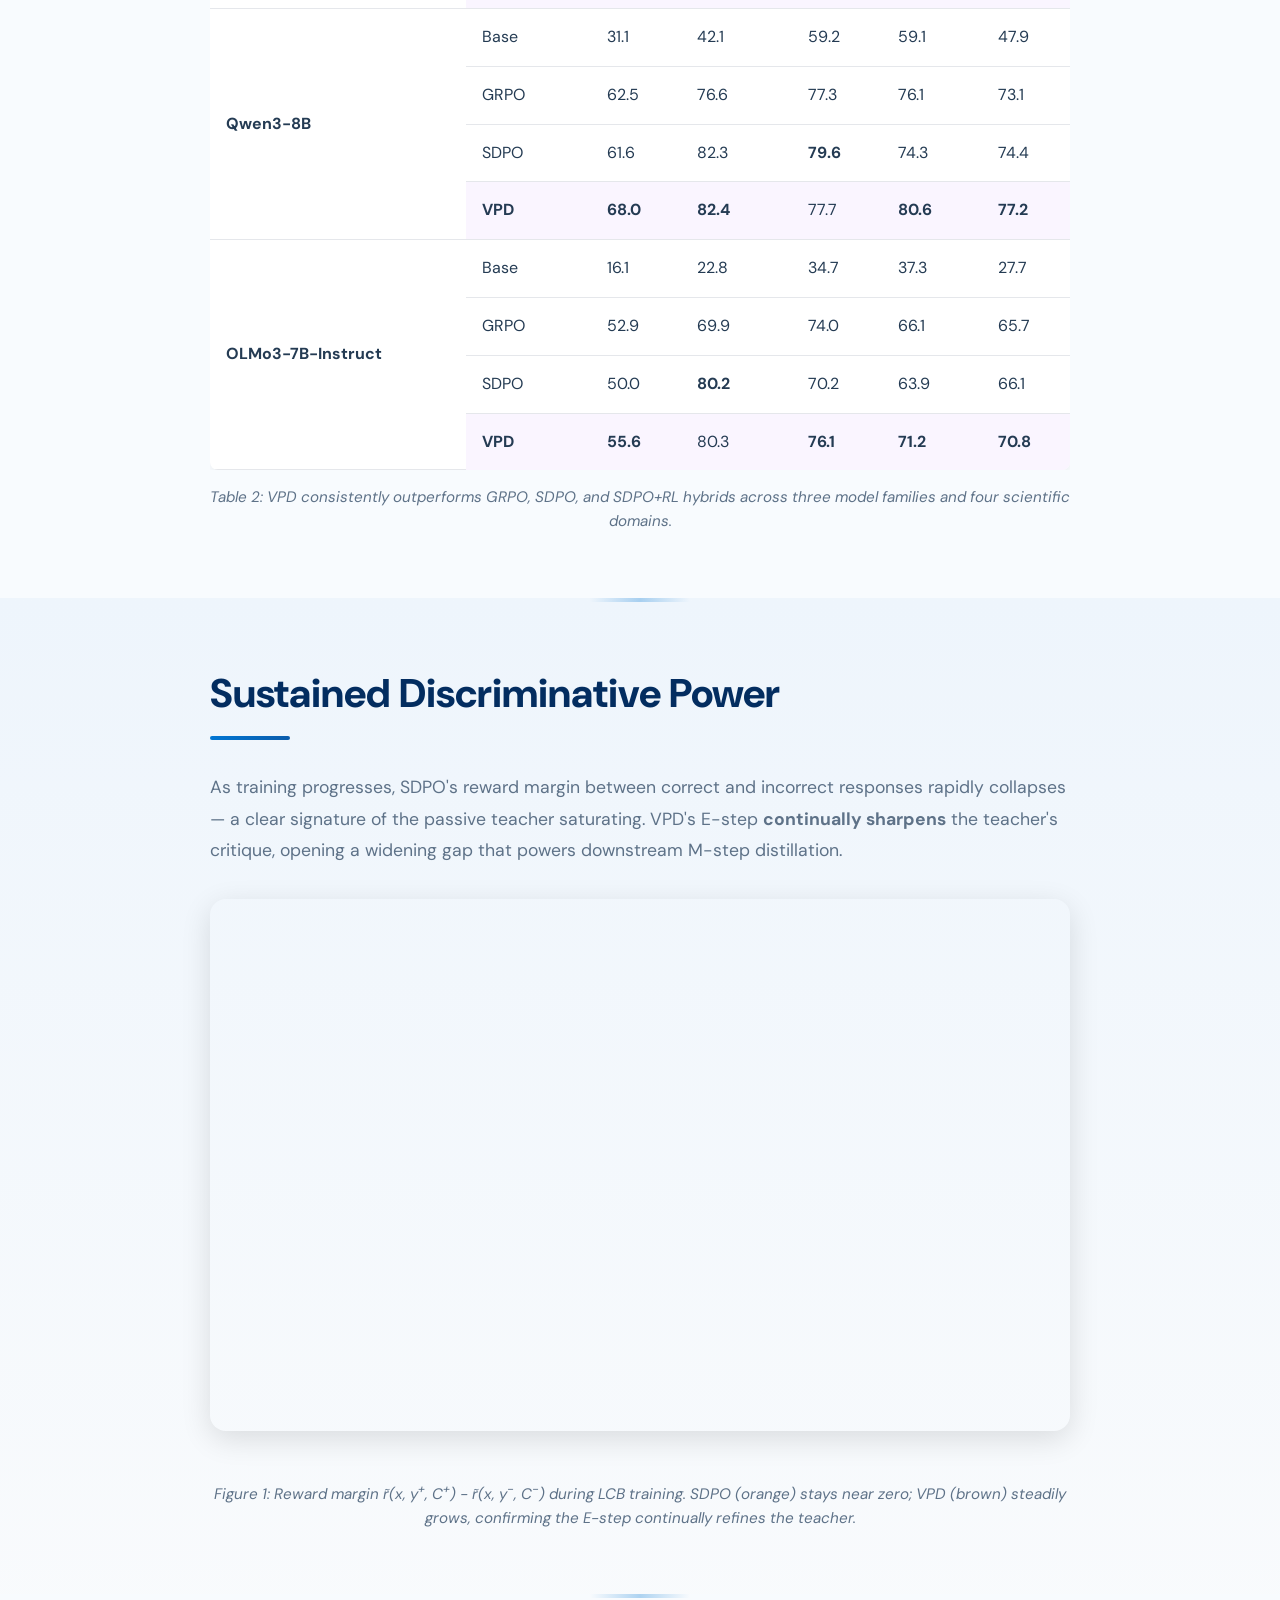
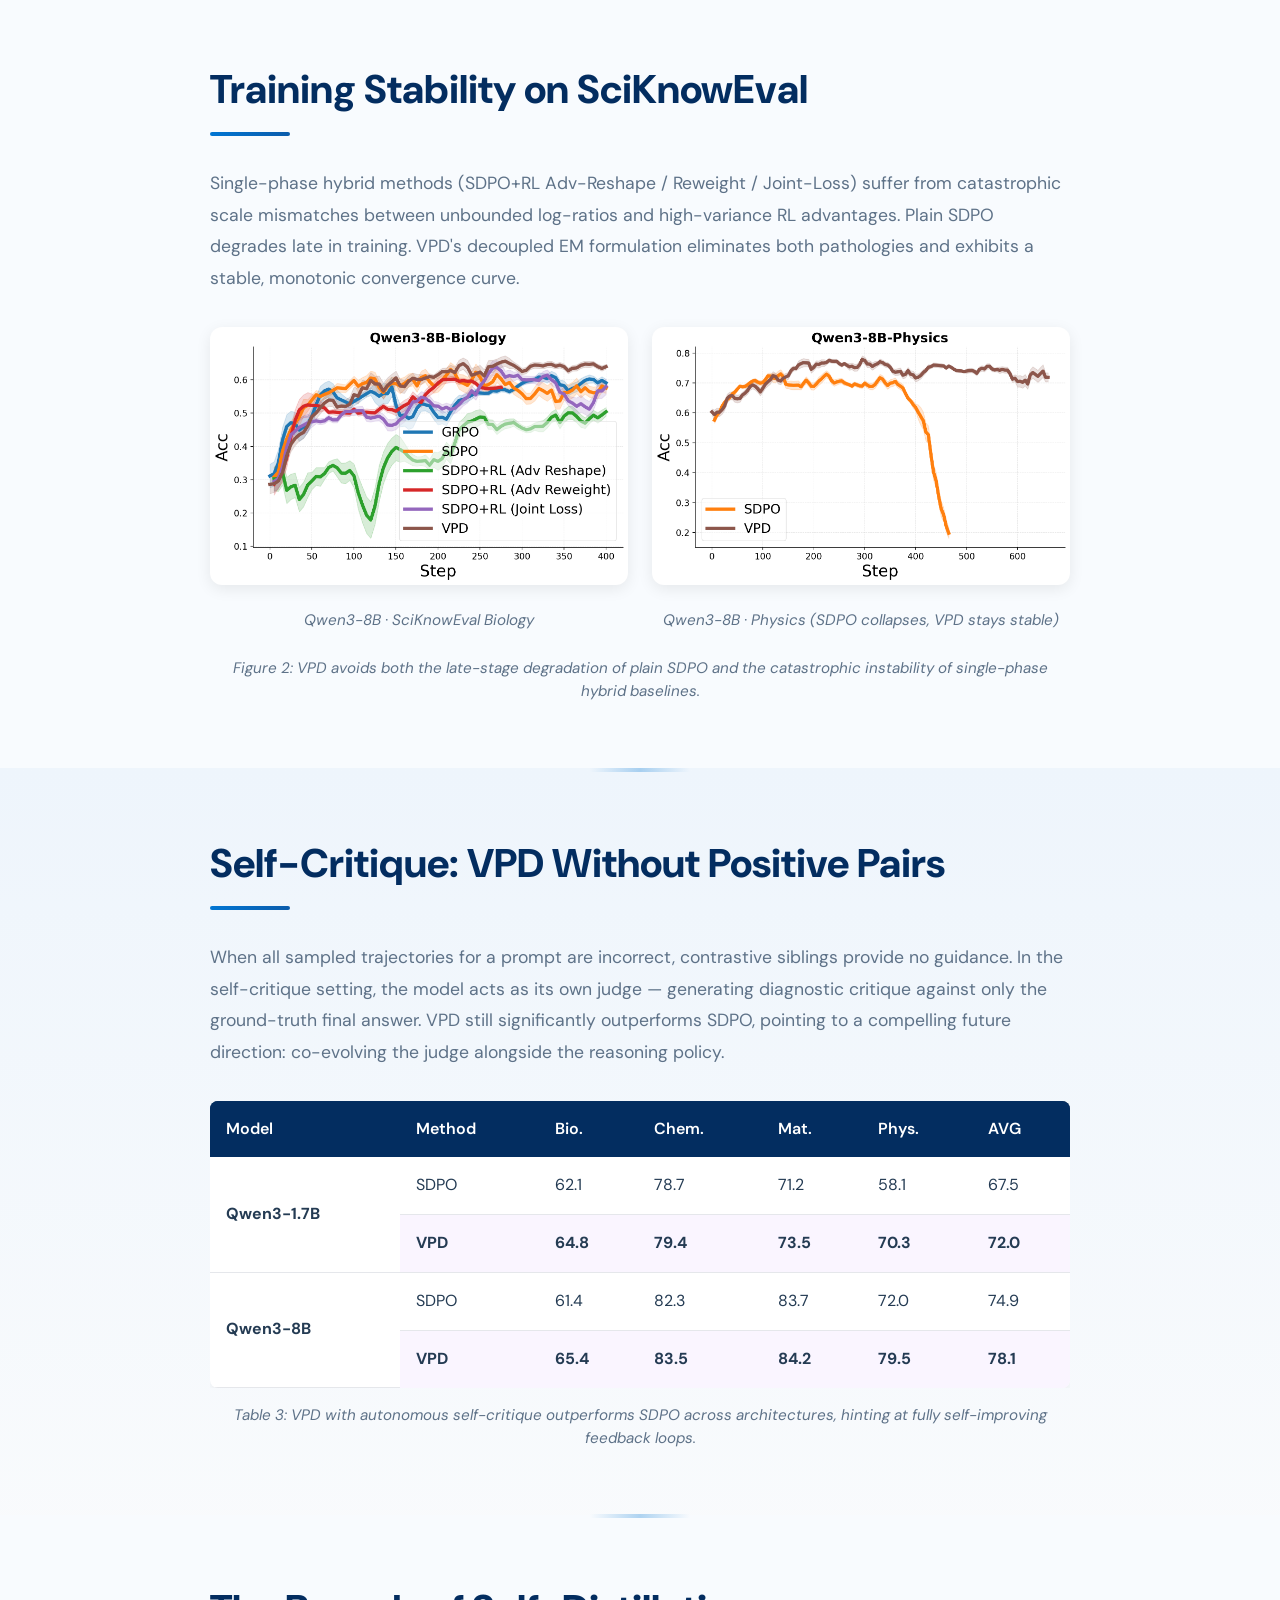
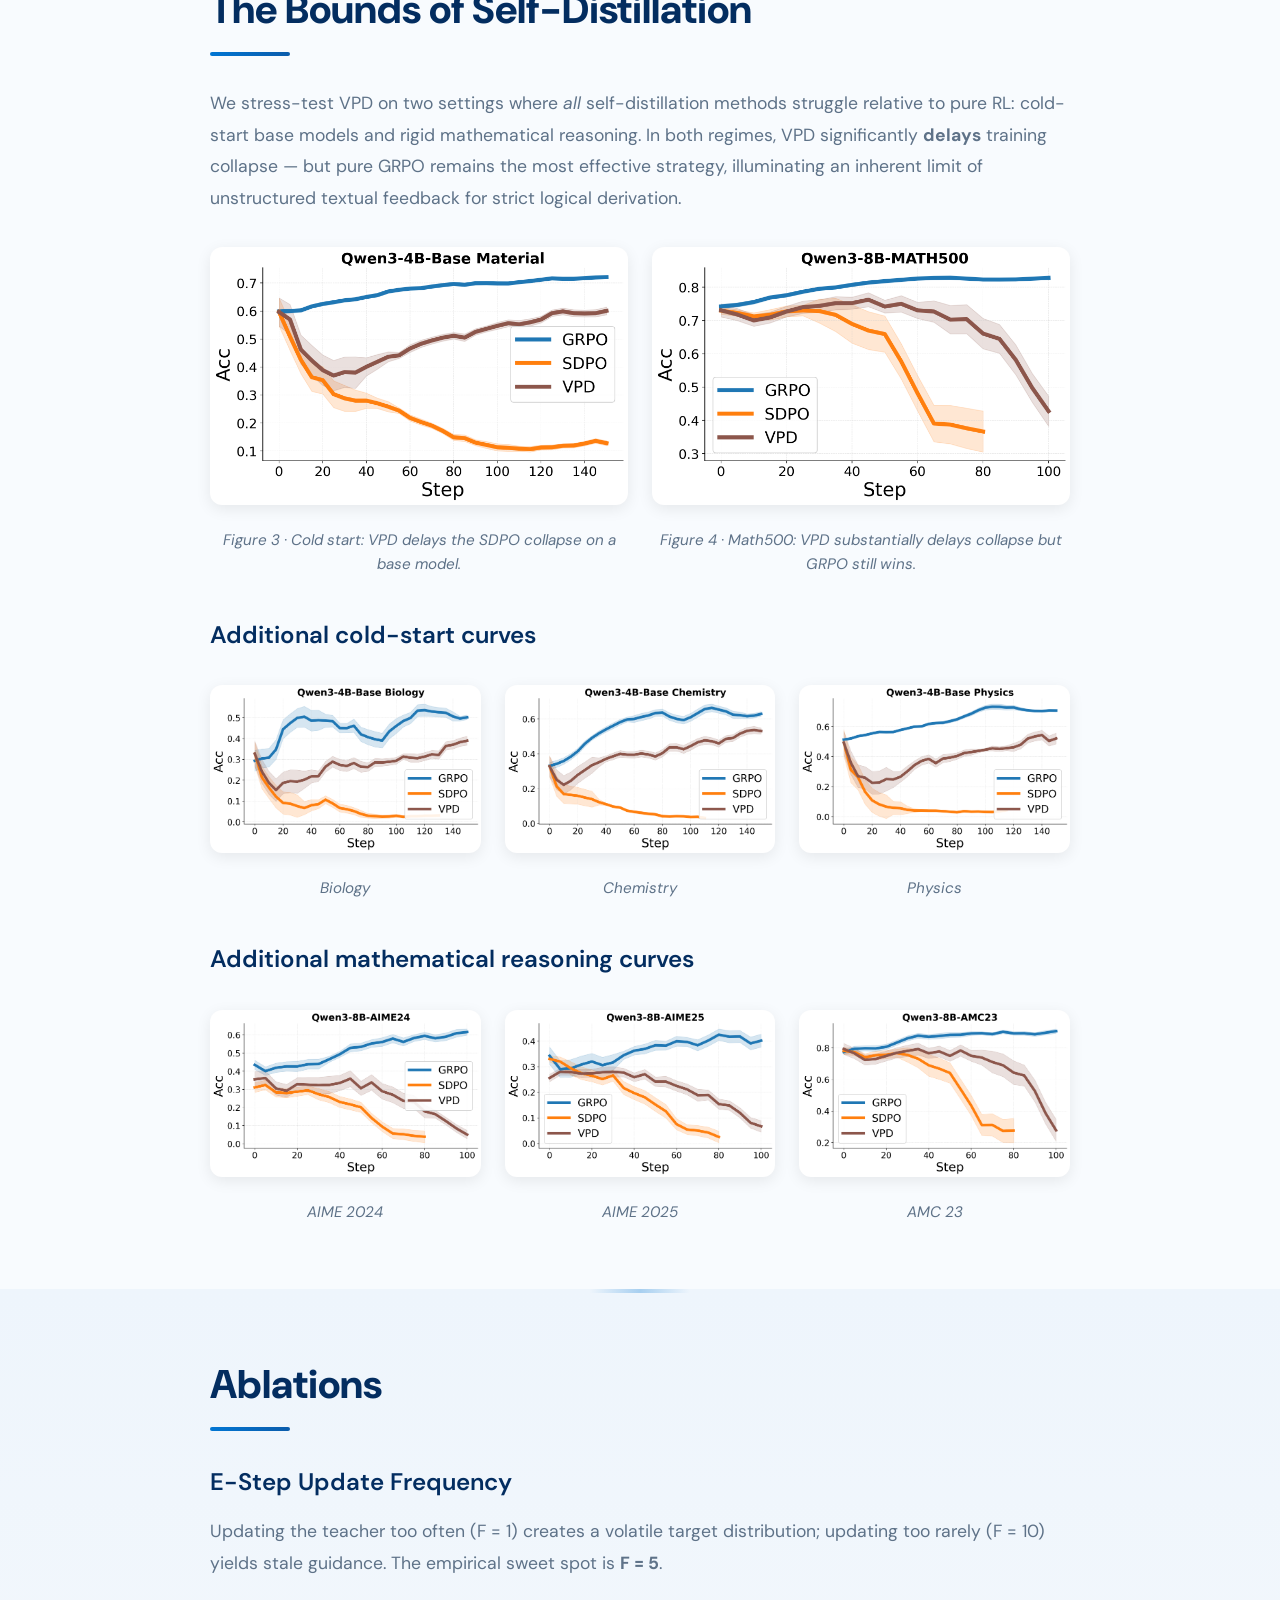
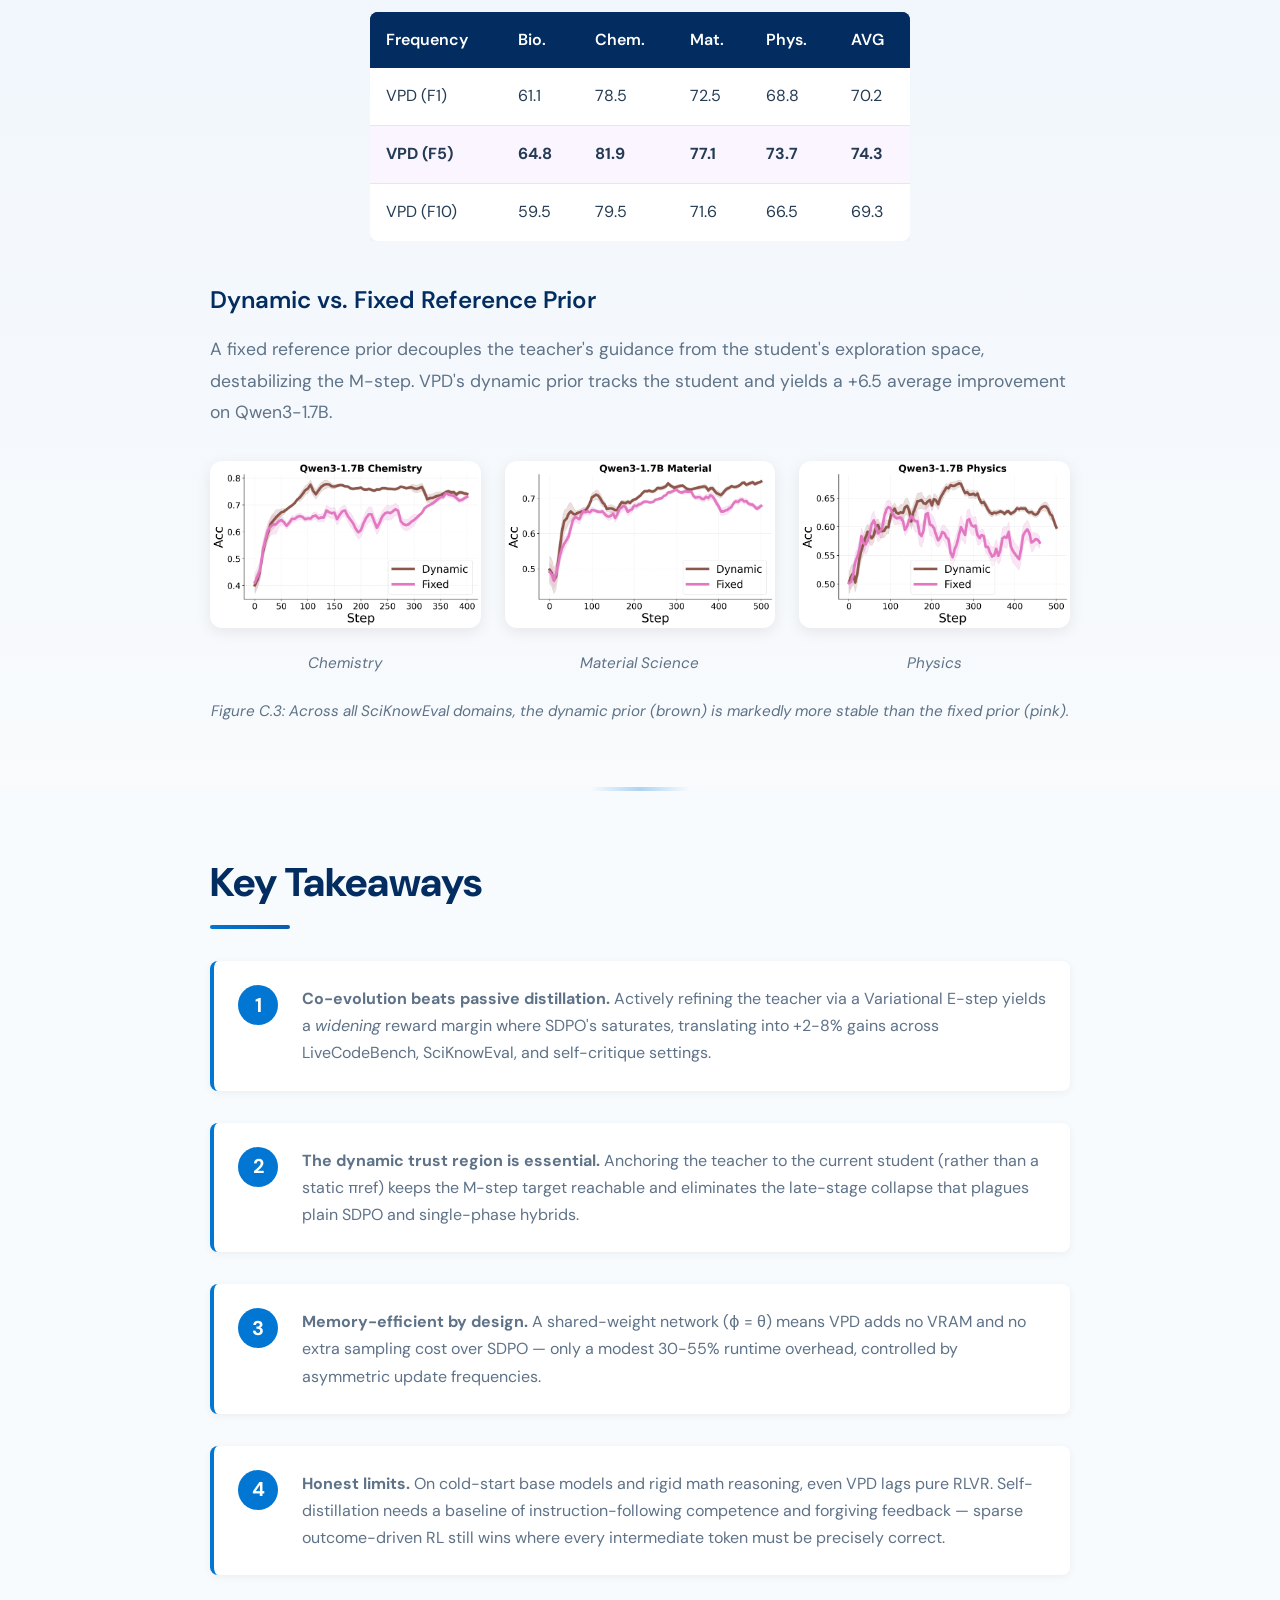
<file: papers/vpd/index.html>
<!DOCTYPE html>
<html lang="en">
<head>
    <meta charset="UTF-8">
    <meta name="viewport" content="width=device-width, initial-scale=1.0">
    <meta name="description" content="Variational Policy Distillation (VPD): Learning from Language Feedback via a co-evolutionary EM framework that overcomes the limits of passive self-distillation.">
    <meta name="keywords" content="variational policy distillation, VPD, RLVR, self-distillation, language feedback, EM, large language models, reasoning">
    <meta name="author" content="Yang Li, Erik Nijkamp, Semih Yavuz, Shafiq Joty">

    <!-- Open Graph / Social Media -->
    <meta property="og:type" content="article">
    <meta property="og:title" content="Variational Policy Distillation">
    <meta property="og:description" content="Learning from Language Feedback via Variational Policy Distillation">

    <link rel="icon" type="image/jpeg" href="../../shared/assets/salesforce-official.jpg">
    <link rel="preconnect" href="https://fonts.googleapis.com">
    <link rel="preconnect" href="https://fonts.gstatic.com" crossorigin>
    <link href="https://fonts.googleapis.com/css2?family=DM+Sans:wght@400;500;600;700&display=swap" rel="stylesheet">

    <title>Variational Policy Distillation - Self-Evolving Agents</title>
    <link rel="stylesheet" href="../../shared/css/styles.css?v=62">
    <link rel="stylesheet" href="../../shared/css/enhancements.css">
    <link rel="stylesheet" href="../../shared/css/performance.css">
    <style>
        /* VPD-specific tweaks layered on top of the shared theme */
        .author-photo.no-photo {
            display: flex;
            align-items: center;
            justify-content: center;
            color: var(--color-white);
            font-weight: 700;
            font-size: 1.6rem;
            letter-spacing: 0.05em;
        }

        .em-grid {
            display: grid;
            grid-template-columns: 1fr 1fr;
            gap: 2rem;
            margin-top: 2rem;
        }

        .em-card {
            background-color: var(--color-white);
            padding: 2rem;
            border-radius: 1rem;
            box-shadow: 0 2px 8px rgba(0, 0, 0, 0.06);
            border-top: 5px solid var(--color-purple);
            transition: transform 0.3s, box-shadow 0.3s;
        }

        .em-card.m-step {
            border-top-color: var(--color-blue);
        }

        .em-card:hover {
            transform: translateY(-4px);
            box-shadow: 0 12px 30px rgba(139, 92, 246, 0.18);
        }

        .em-tag {
            display: inline-block;
            padding: 0.35rem 0.85rem;
            background: linear-gradient(135deg, var(--color-purple), var(--color-blue));
            color: var(--color-white);
            border-radius: 9999px;
            font-size: 0.8rem;
            font-weight: 700;
            margin-bottom: 0.75rem;
            letter-spacing: 0.03em;
        }

        .em-card.m-step .em-tag {
            background: linear-gradient(135deg, var(--color-blue), var(--color-green));
        }

        .em-title {
            font-size: 1.25rem;
            font-weight: 700;
            color: var(--color-dark);
            margin-bottom: 0.75rem;
        }

        .em-text {
            color: var(--color-gray);
            line-height: 1.7;
            font-size: 0.97rem;
        }

        .em-formula {
            margin-top: 1rem;
            padding: 0.85rem 1rem;
            background-color: var(--color-light-gray);
            border-radius: 0.5rem;
            font-family: var(--font-mono);
            font-size: 0.88rem;
            color: var(--color-dark);
            overflow-x: auto;
            white-space: nowrap;
        }

        .feedback-grid {
            display: grid;
            grid-template-columns: repeat(3, 1fr);
            gap: 1.5rem;
            margin-top: 2rem;
        }

        .feedback-card {
            background-color: var(--color-white);
            padding: 2rem;
            border-radius: 1rem;
            box-shadow: 0 2px 8px rgba(0, 0, 0, 0.05);
            text-align: center;
            transition: transform 0.2s, box-shadow 0.2s;
        }

        .feedback-card:hover {
            transform: translateY(-4px);
            box-shadow: 0 8px 24px rgba(0, 0, 0, 0.1);
        }

        .feedback-icon {
            font-size: 2.5rem;
            margin-bottom: 1rem;
        }

        .feedback-title {
            font-size: 1.1rem;
            font-weight: 700;
            color: var(--color-dark);
            margin-bottom: 0.5rem;
        }

        .feedback-sub {
            font-size: 0.85rem;
            color: var(--color-purple);
            font-weight: 600;
            margin-bottom: 0.75rem;
            text-transform: uppercase;
            letter-spacing: 0.05em;
        }

        .feedback-text {
            color: var(--color-gray);
            font-size: 0.92rem;
            line-height: 1.6;
        }

        .image-grid-2 {
            display: grid;
            grid-template-columns: 1fr 1fr;
            gap: 1.5rem;
            margin-top: 2rem;
        }

        .image-grid-3 {
            display: grid;
            grid-template-columns: repeat(3, 1fr);
            gap: 1.5rem;
            margin-top: 2rem;
        }

        .image-grid-2 img,
        .image-grid-3 img {
            width: 100%;
            height: auto;
            border-radius: 0.75rem;
            box-shadow: 0 4px 15px rgba(0, 0, 0, 0.08);
            background-color: var(--color-white);
        }

        @media (max-width: 768px) {
            .em-grid,
            .feedback-grid,
            .image-grid-2,
            .image-grid-3 {
                grid-template-columns: 1fr;
            }
        }
    </style>
</head>
<body>
    <!-- Navigation -->
    <nav class="top-nav">
        <div class="nav-container">
            <a href="../../index.html#vision" class="nav-brand">
                <img src="../../shared/assets/salesforce-official.jpg" alt="Salesforce">
                Self-Evolving Agents
            </a>
            <div class="nav-links">
                <a href="../../index.html#vision" class="nav-link">Vision</a>
                <a href="../../index.html#playground" class="nav-link">Evolution Playground</a>
                <a href="../../index.html#publications" class="nav-link is-active">Publications</a>
            </div>
        </div>
    </nav>

    <!-- Hero Section -->
    <header class="hero">
        <div class="container">
            <h1 class="project-title">Variational Policy Distillation</h1>
            <p class="tagline">Learning from Language Feedback via a Co-Evolutionary EM Framework</p>

            <div class="feature-badges">
                <span class="badge badge-purple">Variational EM</span>
                <span class="badge badge-orange">Language Feedback</span>
                <span class="badge badge-blue">Self-Distillation</span>
                <span class="badge badge-green">RLVR</span>
            </div>

            <div class="action-buttons">
                <a href="Variational_Policy_Distillation.pdf" class="btn btn-primary">📄 Read the Paper</a>
                <a href="https://arxiv.org/abs/2605.15113" class="btn btn-secondary" target="_blank">📚 arXiv</a>
                <a href="#" class="btn btn-secondary">💻 GitHub</a>
            </div>

            <div class="announcements">
                <div class="announcement">
                    <span class="announcement-icon">📍</span>
                    <span>Preprint 2026 · arXiv:2605.15113</span>
                </div>
            </div>
        </div>
    </header>

    <!-- Authors Section -->
    <section class="authors">
        <div class="container">
            <div class="authors-grid" style="grid-template-columns: repeat(4, 1fr); max-width: 720px; margin-left: auto; margin-right: auto;">
                <div class="author">
                    <div class="author-photo" style="background-image: url('../../shared/authors/yang_li.png');"></div>
                    <a href="#" class="author-name">Yang Li</a>
                </div>
                <div class="author">
                    <div class="author-photo" style="background-image: url('../../shared/authors/erik_nijkamp.png');"></div>
                    <a href="#" class="author-name">Erik Nijkamp</a>
                </div>
                <div class="author">
                    <div class="author-photo" style="background-image: url('../../shared/authors/semih_yavuz.png');"></div>
                    <a href="#" class="author-name">Semih Yavuz</a>
                </div>
                <div class="author">
                    <div class="author-photo" style="background-image: url('../../shared/authors/shafiq_rayhan_joty.png');"></div>
                    <a href="#" class="author-name">Shafiq Joty</a>
                </div>
            </div>
            <p class="affiliation">Salesforce AI Research</p>
        </div>
    </section>

    <!-- Abstract Section -->
    <section class="content-section">
        <div class="container">
            <h2 class="section-title">Abstract</h2>
            <p class="section-text">
                Reinforcement learning from verifiable rewards (RLVR) suffers from sparse outcome signals,
                creating severe exploration bottlenecks on complex reasoning tasks. Recent on-policy
                self-distillation methods attempt to address this by utilizing language feedback to generate
                dense, token-level supervision. However, these approaches rely on a fixed, passive teacher
                to interpret the feedback. As the student policy improves, the teacher's zero-shot assessment
                capabilities plateau, ultimately halting further learning.
            </p>
            <p class="section-text" style="margin-top: 1.25rem;">
                We propose <strong>Variational Policy Distillation (VPD)</strong>, a framework that formalizes
                learning from language feedback as a Variational Expectation-Maximization (EM) problem.
                VPD <strong>co-evolves both policies</strong>: in the E-step, the teacher is actively refined on
                trajectory outcomes via an adaptive trust-region update, translating textual feedback into a
                dynamically improved target token distribution. In the M-step, the student internalizes this
                dense distributional guidance on its own on-policy rollouts. By continuously improving the
                teacher's ability to extract actionable signals from textual critique, VPD overcomes the
                limitations of passive distillation, consistently outperforming both standard RLVR and existing
                self-distillation baselines across scientific reasoning and code generation.
            </p>
        </div>
    </section>

    <!-- Why VPD Section -->
    <section class="content-section bg-light">
        <div class="container">
            <h2 class="section-title">Why VPD?</h2>
            <p class="section-text">
                Standard RLVR optimizes against sparse, binary outcomes — wasting the latent diagnostic
                information embedded in failed trajectories. Existing self-distillation methods such as SDPO
                inject language feedback, but only through a <em>frozen, zero-shot</em> teacher. VPD reframes
                this as a principled variational inference problem and asks four questions that prior work
                cannot answer:
            </p>

            <div class="why-pmd-grid">
                <div class="why-card">
                    <div class="why-icon">📉</div>
                    <h3 class="why-title">Sparse Rewards</h3>
                    <p class="why-text">How can we densify binary outcome signals without losing the unbiased ground-truth they provide?</p>
                </div>
                <div class="why-card">
                    <div class="why-icon">🧊</div>
                    <h3 class="why-title">Plateauing Teacher</h3>
                    <p class="why-text">How do we prevent the passive teacher's zero-shot critique from saturating as the student improves?</p>
                </div>
                <div class="why-card">
                    <div class="why-icon">🎯</div>
                    <h3 class="why-title">Stable Distillation</h3>
                    <p class="why-text">How can the teacher's target distribution stay <em>reachable</em> for the active student policy?</p>
                </div>
                <div class="why-card">
                    <div class="why-icon">💾</div>
                    <h3 class="why-title">No Extra Memory</h3>
                    <p class="why-text">How do we co-evolve teacher and student without doubling VRAM with a second model?</p>
                </div>
            </div>

            <div class="callout-box">
                <strong>VPD's answer: a Variational EM loop on a single shared-weight network.</strong>
                The teacher is the student conditioned on diagnostic feedback C, refined off-policy in the
                E-step, then distilled into the unconditioned student in the M-step — all anchored to a
                dynamic trust region around the current policy.
            </div>
        </div>
    </section>

    <!-- Key Contributions Section -->
    <section class="content-section">
        <div class="container">
            <h2 class="section-title">Key Contributions</h2>

            <div class="contribution">
                <h3 class="subsection-title">1. A Variational EM Framework for Self-Distillation</h3>
                <p class="section-text">
                    We formalize on-policy learning from language feedback as a Variational EM procedure.
                    This introduces an explicit, feedback-aware <strong>teacher update</strong> (absent from prior
                    self-distillation methods) implemented via unpaired preference optimization. By dynamically
                    anchoring the teacher to the current student, we enforce an adaptive trust region that ensures
                    highly stable on-policy KL distillation over a shared-weight network.
                </p>
            </div>

            <div class="contribution">
                <h3 class="subsection-title">2. Comprehensive Multi-Source Feedback Study</h3>
                <p class="section-text">
                    We instantiate VPD across <strong>three sources of diagnostic feedback</strong>: deterministic
                    environment verifiers (compiler errors), contrastive sibling rollouts, and autonomous
                    self-critique via an LLM judge. Evaluated on competitive programming and scientific
                    reasoning benchmarks across Qwen3-1.7B, Qwen3-8B, and OLMo3-7B-Instruct, VPD consistently
                    outperforms standard RLVR and self-distillation baselines.
                </p>
            </div>

            <div class="contribution">
                <h3 class="subsection-title">3. Characterizing the Bounds of Language-Feedback Distillation</h3>
                <p class="section-text">
                    We stress-test VPD on cold-start base models and rigid mathematical reasoning, empirically
                    establishing the limits of language-driven self-distillation. VPD significantly <em>mitigates
                    and delays</em> the training collapse typically observed in these settings, while clarifying
                    where pure sparse RL ultimately remains the most effective paradigm.
                </p>
            </div>
        </div>
    </section>

    <!-- The EM Algorithm -->
    <section class="content-section bg-light">
        <div class="container">
            <h2 class="section-title">The Variational EM Algorithm</h2>
            <p class="section-text">
                Rather than treating the feedback-conditioned model as a fixed heuristic, VPD treats it as
                an <em>approximate posterior</em> <code>q<sub>ϕ</sub>(y | x, C)</code> over correct solutions
                that must be actively optimized alongside the student policy <code>π<sub>θ</sub>(y | x)</code>.
                This variational perspective naturally decomposes training into two alternating phases:
            </p>

            <div class="em-grid">
                <div class="em-card e-step">
                    <span class="em-tag">E-Step</span>
                    <h3 class="em-title">Teacher Refinement</h3>
                    <p class="em-text">
                        We <strong>actively train</strong> the teacher's ability to interpret language feedback by
                        optimizing it to distinguish successful from failed trajectories given the textual critique.
                        Because preference pairs cannot be formed (feedback is unique per trajectory), we use
                        <strong>Binary Classifier Optimization (BCO)</strong> — an unpaired preference loss with a
                        moving reward shift δ.
                    </p>
                    <div class="em-formula">min<sub>ϕ</sub> D<sub>KL</sub>( q<sub>ϕ</sub>(y | x, C) ∥ π<sup>*</sup>(y | x) )</div>
                </div>

                <div class="em-card m-step">
                    <span class="em-tag">M-Step</span>
                    <h3 class="em-title">Student Distillation</h3>
                    <p class="em-text">
                        We project the refined teacher back into the student's unconditioned hypothesis space by
                        minimizing the token-level KL divergence over the student's own on-policy rollouts.
                        Because the E-step trust region keeps the teacher reachable, the M-step distillation
                        is <strong>highly stable</strong> and avoids mode collapse.
                    </p>
                    <div class="em-formula">min<sub>θ</sub> D<sub>KL</sub>( π<sub>θ</sub>(y | x) ∥ q<sub>ϕ</sub>(y | x, C) )</div>
                </div>
            </div>

            <div class="callout-box" style="margin-top: 2.5rem;">
                <strong>Shared-weight architecture (ϕ = θ).</strong>
                Although mathematically distinct, the teacher and student are instantiated within a
                <em>single neural network</em>. The teacher is simply the same model conditionally prompted
                with diagnostic feedback C — eliminating the VRAM overhead of dual-model paradigms.
            </div>
        </div>
    </section>

    <!-- Dynamic Trust Region -->
    <section class="content-section">
        <div class="container">
            <h2 class="section-title">Dynamic Trust Region</h2>
            <p class="section-text">
                A naïve EM loop would anchor the teacher's implicit reward to a static base model. In a
                co-evolutionary setting, this causes severe distribution shift between teacher and student.
                VPD instead frames the E-step as an <strong>iterative trust-region update</strong> by anchoring the
                reference prior to the <em>current</em> student policy:
            </p>

            <div class="em-formula" style="margin-top: 1.5rem; max-width: 720px; margin-left: auto; margin-right: auto; text-align: center; padding: 1.25rem;">
                r̃<sub>ϕ</sub>(x, y, C) = β · log [ q<sub>ϕ</sub>(y | x, C) / π<sub>θ</sub>(y | x) ]
            </div>

            <p class="section-text" style="margin-top: 1.5rem;">
                This sliding trust region restricts the teacher to a <strong>safely reachable</strong> target
                distribution around the student's current support, ensuring the dense distributional guidance
                provided during the M-step is always a viable "next step". The result is monotonic ELBO
                improvement under generalized EM — and dramatic empirical stability over static-prior baselines.
            </p>

            <div class="workflow-image-container">
                <img src="images/fig5_dynamic_vs_fixed_biology.png" alt="Dynamic vs fixed reference prior on SciKnowEval Biology" class="workflow-image">
                <p class="caption">
                    Figure 5: Reverting to a static reference prior on Qwen3-1.7B Biology (pink) causes severe
                    training instability. VPD's dynamic prior (brown) yields a stable, monotonically improving
                    trajectory.
                </p>
            </div>
        </div>
    </section>

    <!-- Comparison with Existing Approaches -->
    <section class="content-section bg-light">
        <div class="container">
            <h2 class="section-title">How VPD Differs</h2>

            <div class="comparison-table-wrapper">
                <table class="comparison-table">
                    <thead>
                        <tr>
                            <th>Method</th>
                            <th>Dense Feedback</th>
                            <th>Active Teacher</th>
                            <th>Trust-Region Constrained</th>
                            <th>Shared-Weight</th>
                            <th>Co-Evolution</th>
                        </tr>
                    </thead>
                    <tbody>
                        <tr>
                            <td>GRPO / RLVR</td>
                            <td>✗</td>
                            <td>—</td>
                            <td>—</td>
                            <td>—</td>
                            <td>✗</td>
                        </tr>
                        <tr>
                            <td>SDPO / OPSD</td>
                            <td>✓</td>
                            <td>✗</td>
                            <td>✗</td>
                            <td>✓</td>
                            <td>✗</td>
                        </tr>
                        <tr>
                            <td>SDPO + RL (hybrid)</td>
                            <td>✓</td>
                            <td>✗</td>
                            <td>✗</td>
                            <td>✓</td>
                            <td>✗</td>
                        </tr>
                        <tr>
                            <td>π-Distill</td>
                            <td>✓</td>
                            <td>✓ (off-policy)</td>
                            <td>✗</td>
                            <td>✗</td>
                            <td>partial</td>
                        </tr>
                        <tr class="highlight-row">
                            <td><strong>VPD (Ours)</strong></td>
                            <td>✓</td>
                            <td>✓ (on-policy)</td>
                            <td>✓</td>
                            <td>✓</td>
                            <td>✓</td>
                        </tr>
                    </tbody>
                </table>
            </div>

            <p class="caption">
                VPD is the only method to combine an actively optimized teacher, a dynamic trust region,
                and a shared-weight architecture inside a single co-evolutionary EM loop.
            </p>
        </div>
    </section>

    <!-- Algorithm at a Glance -->
    <section class="content-section">
        <div class="container">
            <h2 class="section-title">Algorithm at a Glance</h2>

            <div class="approach-steps">
                <div class="step">
                    <div class="step-number">1</div>
                    <div class="step-content">
                        <h3 class="step-title">On-Policy Rollout</h3>
                        <p class="step-description">
                            Sample a batch of prompts and generate N student trajectories per prompt
                            from the current policy <code>π<sub>θ</sub></code>.
                        </p>
                    </div>
                </div>

                <div class="step">
                    <div class="step-number">2</div>
                    <div class="step-content">
                        <h3 class="step-title">Environment Critique</h3>
                        <p class="step-description">
                            For each trajectory, the verifier returns a binary outcome <code>r(x, y)</code> and
                            diagnostic feedback <code>C</code> — compiler errors, contrastive sibling rollouts,
                            or self-generated critique.
                        </p>
                    </div>
                </div>

                <div class="step">
                    <div class="step-number">3</div>
                    <div class="step-content">
                        <h3 class="step-title">E-Step · Teacher Refinement</h3>
                        <p class="step-description">
                            Update the teacher via unpaired preference optimization (BCO) against the dynamic
                            implicit reward. Partition trajectories into successes and failures, compute the
                            moving reward shift δ, and minimize the binary cross-entropy loss.
                        </p>
                    </div>
                </div>

                <div class="step">
                    <div class="step-number">4</div>
                    <div class="step-content">
                        <h3 class="step-title">M-Step · Student Distillation</h3>
                        <p class="step-description">
                            Distill the refined teacher into the student by minimizing token-level KL divergence
                            on the student's own rollouts, with stop-gradient on the teacher logits.
                        </p>
                    </div>
                </div>
            </div>

            <div class="callout-box" style="margin-top: 2rem;">
                <strong>Asymmetric updates (F = 5).</strong>
                VPD natively supports multiple M-steps per E-step. Updating the student more frequently
                stabilizes the target distribution and ensures the student internalizes guidance before the
                teacher advances — the empirical sweet spot is one E-step per five M-steps.
            </div>
        </div>
    </section>

    <!-- Feedback Sources -->
    <section class="content-section bg-light">
        <div class="container">
            <h2 class="section-title">Three Sources of Diagnostic Feedback</h2>
            <p class="section-text">
                A core strength of VPD is its versatility across diverse feedback channels. We evaluate
                three instantiations that span the spectrum from deterministic environment signals to
                self-generated critique.
            </p>

            <div class="feedback-grid">
                <div class="feedback-card">
                    <div class="feedback-icon">🛠️</div>
                    <div class="feedback-sub">Environment</div>
                    <h3 class="feedback-title">Compiler Errors</h3>
                    <p class="feedback-text">
                        LiveCodeBench provides natural, deterministic textual diagnostics — runtime errors and
                        failed unit-test assertions — that VPD distills directly into the policy.
                    </p>
                </div>

                <div class="feedback-card">
                    <div class="feedback-icon">👥</div>
                    <div class="feedback-sub">Contrastive Sibling</div>
                    <h3 class="feedback-title">Successful Rollouts</h3>
                    <p class="feedback-text">
                        When the environment is a sparse verifier (SciKnowEval), we synthesize C from a
                        successful sibling rollout sampled from the same prompt group.
                    </p>
                </div>

                <div class="feedback-card">
                    <div class="feedback-icon">🪞</div>
                    <div class="feedback-sub">Self-Critique</div>
                    <h3 class="feedback-title">LLM Judge</h3>
                    <p class="feedback-text">
                        When all sibling rollouts fail, the model acts as its own judge — generating
                        autonomous critiques that the E-step then refines and the M-step distills.
                    </p>
                </div>
            </div>
        </div>
    </section>

    <!-- Main Results -->
    <section class="content-section">
        <div class="container">
            <h2 class="section-title">Main Results</h2>

            <div class="results-summary">
                <div class="result-card">
                    <h3 class="result-title">LiveCodeBench v6 (Qwen3-8B)</h3>
                    <div class="result-stats">
                        <div class="stat">
                            <span class="stat-label">Base</span>
                            <span class="stat-value">28.1</span>
                        </div>
                        <div class="stat">
                            <span class="stat-label">GRPO</span>
                            <span class="stat-value">45.6</span>
                        </div>
                        <div class="stat">
                            <span class="stat-label">SDPO</span>
                            <span class="stat-value">47.3</span>
                        </div>
                        <div class="stat" style="background-color: #faf5ff;">
                            <span class="stat-label"><strong>VPD (Ours)</strong></span>
                            <span class="stat-value">49.6</span>
                        </div>
                    </div>
                    <p class="result-description">Pass-rate on held-out private unit tests; +2.3 over SDPO, +4.0 over GRPO.</p>
                </div>

                <div class="result-card">
                    <h3 class="result-title">SciKnowEval AVG</h3>
                    <div class="result-stats">
                        <div class="stat">
                            <span class="stat-label">Qwen3-1.7B (vs GRPO)</span>
                            <span class="stat-value">+4.5</span>
                        </div>
                        <div class="stat">
                            <span class="stat-label">Qwen3-8B (vs SDPO)</span>
                            <span class="stat-value">+2.7</span>
                        </div>
                        <div class="stat">
                            <span class="stat-label">OLMo3-7B (vs SDPO)</span>
                            <span class="stat-value">+4.7</span>
                        </div>
                        <div class="stat" style="background-color: #faf5ff;">
                            <span class="stat-label"><strong>Qwen3-8B Self-Critique</strong></span>
                            <span class="stat-value">+3.3</span>
                        </div>
                    </div>
                    <p class="result-description">Consistent gains across model families, scales, and feedback sources.</p>
                </div>
            </div>

            <h3 class="subsection-title" style="margin-top: 3rem;">SciKnowEval (Contrastive Sibling Feedback)</h3>
            <div class="table-container">
                <table class="results-table">
                    <thead>
                        <tr>
                            <th>Model</th>
                            <th>Method</th>
                            <th>Bio.</th>
                            <th>Chem.</th>
                            <th>Mat.</th>
                            <th>Phys.</th>
                            <th>AVG</th>
                        </tr>
                    </thead>
                    <tbody>
                        <tr>
                            <td rowspan="4"><strong>Qwen3-1.7B</strong></td>
                            <td>Base</td>
                            <td>33.6</td><td>41.0</td><td>50.1</td><td>49.9</td><td>43.6</td>
                        </tr>
                        <tr>
                            <td>GRPO</td>
                            <td>61.3</td><td>75.7</td><td>74.9</td><td>67.4</td><td>69.8</td>
                        </tr>
                        <tr>
                            <td>SDPO</td>
                            <td>61.5</td><td>72.4</td><td>71.5</td><td>59.9</td><td>66.3</td>
                        </tr>
                        <tr class="highlight-row">
                            <td><strong>VPD</strong></td>
                            <td><strong>64.8</strong></td><td><strong>81.9</strong></td><td><strong>77.1</strong></td><td><strong>73.7</strong></td><td><strong>74.3</strong></td>
                        </tr>
                        <tr>
                            <td rowspan="4"><strong>Qwen3-8B</strong></td>
                            <td>Base</td>
                            <td>31.1</td><td>42.1</td><td>59.2</td><td>59.1</td><td>47.9</td>
                        </tr>
                        <tr>
                            <td>GRPO</td>
                            <td>62.5</td><td>76.6</td><td>77.3</td><td>76.1</td><td>73.1</td>
                        </tr>
                        <tr>
                            <td>SDPO</td>
                            <td>61.6</td><td>82.3</td><td><strong>79.6</strong></td><td>74.3</td><td>74.4</td>
                        </tr>
                        <tr class="highlight-row">
                            <td><strong>VPD</strong></td>
                            <td><strong>68.0</strong></td><td><strong>82.4</strong></td><td>77.7</td><td><strong>80.6</strong></td><td><strong>77.2</strong></td>
                        </tr>
                        <tr>
                            <td rowspan="4"><strong>OLMo3-7B-Instruct</strong></td>
                            <td>Base</td>
                            <td>16.1</td><td>22.8</td><td>34.7</td><td>37.3</td><td>27.7</td>
                        </tr>
                        <tr>
                            <td>GRPO</td>
                            <td>52.9</td><td>69.9</td><td>74.0</td><td>66.1</td><td>65.7</td>
                        </tr>
                        <tr>
                            <td>SDPO</td>
                            <td>50.0</td><td><strong>80.2</strong></td><td>70.2</td><td>63.9</td><td>66.1</td>
                        </tr>
                        <tr class="highlight-row">
                            <td><strong>VPD</strong></td>
                            <td><strong>55.6</strong></td><td>80.3</td><td><strong>76.1</strong></td><td><strong>71.2</strong></td><td><strong>70.8</strong></td>
                        </tr>
                    </tbody>
                </table>
            </div>
            <p class="caption">
                Table 2: VPD consistently outperforms GRPO, SDPO, and SDPO+RL hybrids across three model
                families and four scientific domains.
            </p>
        </div>
    </section>

    <!-- Reward Margin Figure -->
    <section class="content-section bg-light">
        <div class="container">
            <h2 class="section-title">Sustained Discriminative Power</h2>
            <p class="section-text">
                As training progresses, SDPO's reward margin between correct and incorrect responses
                rapidly collapses — a clear signature of the passive teacher saturating. VPD's E-step
                <strong>continually sharpens</strong> the teacher's critique, opening a widening gap that powers
                downstream M-step distillation.
            </p>

            <div class="workflow-image-container">
                <img src="images/fig1_lcb_reward_margin.png" alt="Reward margin between correct and incorrect responses on LiveCodeBench" class="workflow-image">
                <p class="caption">
                    Figure 1: Reward margin r̃(x, y<sup>+</sup>, C<sup>+</sup>) − r̃(x, y<sup>−</sup>, C<sup>−</sup>)
                    during LCB training. SDPO (orange) stays near zero; VPD (brown) steadily grows, confirming
                    the E-step continually refines the teacher.
                </p>
            </div>
        </div>
    </section>

    <!-- Training Dynamics -->
    <section class="content-section">
        <div class="container">
            <h2 class="section-title">Training Stability on SciKnowEval</h2>
            <p class="section-text">
                Single-phase hybrid methods (SDPO+RL Adv-Reshape / Reweight / Joint-Loss) suffer from
                catastrophic scale mismatches between unbounded log-ratios and high-variance RL advantages.
                Plain SDPO degrades late in training. VPD's decoupled EM formulation eliminates both
                pathologies and exhibits a stable, monotonic convergence curve.
            </p>

            <div class="image-grid-2">
                <div>
                    <img src="images/fig2_biology.png" alt="Qwen3-8B Biology training dynamics">
                    <p class="caption">Qwen3-8B · SciKnowEval Biology</p>
                </div>
                <div>
                    <img src="images/fig2_physics.png" alt="Qwen3-8B Physics: SDPO vs VPD">
                    <p class="caption">Qwen3-8B · Physics (SDPO collapses, VPD stays stable)</p>
                </div>
            </div>
            <p class="caption" style="margin-top: 1.5rem;">
                Figure 2: VPD avoids both the late-stage degradation of plain SDPO and the catastrophic
                instability of single-phase hybrid baselines.
            </p>
        </div>
    </section>

    <!-- Self-Critique Results -->
    <section class="content-section bg-light">
        <div class="container">
            <h2 class="section-title">Self-Critique: VPD Without Positive Pairs</h2>
            <p class="section-text">
                When all sampled trajectories for a prompt are incorrect, contrastive siblings provide no
                guidance. In the self-critique setting, the model acts as its own judge — generating
                diagnostic critique against only the ground-truth final answer. VPD still significantly
                outperforms SDPO, pointing to a compelling future direction: co-evolving the judge alongside
                the reasoning policy.
            </p>

            <div class="table-container">
                <table class="results-table">
                    <thead>
                        <tr>
                            <th>Model</th>
                            <th>Method</th>
                            <th>Bio.</th>
                            <th>Chem.</th>
                            <th>Mat.</th>
                            <th>Phys.</th>
                            <th>AVG</th>
                        </tr>
                    </thead>
                    <tbody>
                        <tr>
                            <td rowspan="2"><strong>Qwen3-1.7B</strong></td>
                            <td>SDPO</td>
                            <td>62.1</td><td>78.7</td><td>71.2</td><td>58.1</td><td>67.5</td>
                        </tr>
                        <tr class="highlight-row">
                            <td><strong>VPD</strong></td>
                            <td><strong>64.8</strong></td><td><strong>79.4</strong></td><td><strong>73.5</strong></td><td><strong>70.3</strong></td><td><strong>72.0</strong></td>
                        </tr>
                        <tr>
                            <td rowspan="2"><strong>Qwen3-8B</strong></td>
                            <td>SDPO</td>
                            <td>61.4</td><td>82.3</td><td>83.7</td><td>72.0</td><td>74.9</td>
                        </tr>
                        <tr class="highlight-row">
                            <td><strong>VPD</strong></td>
                            <td><strong>65.4</strong></td><td><strong>83.5</strong></td><td><strong>84.2</strong></td><td><strong>79.5</strong></td><td><strong>78.1</strong></td>
                        </tr>
                    </tbody>
                </table>
            </div>
            <p class="caption">
                Table 3: VPD with autonomous self-critique outperforms SDPO across architectures, hinting
                at fully self-improving feedback loops.
            </p>
        </div>
    </section>

    <!-- Limits Section -->
    <section class="content-section">
        <div class="container">
            <h2 class="section-title">The Bounds of Self-Distillation</h2>
            <p class="section-text">
                We stress-test VPD on two settings where <em>all</em> self-distillation methods struggle relative
                to pure RL: cold-start base models and rigid mathematical reasoning. In both regimes, VPD
                significantly <strong>delays</strong> training collapse — but pure GRPO remains the most effective
                strategy, illuminating an inherent limit of unstructured textual feedback for strict logical
                derivation.
            </p>

            <div class="image-grid-2">
                <div>
                    <img src="images/fig3_coldstart_material.png" alt="Cold-start training on Qwen3-4B-Base">
                    <p class="caption">Figure 3 · Cold start: VPD delays the SDPO collapse on a base model.</p>
                </div>
                <div>
                    <img src="images/fig4_math500.png" alt="Math500 training">
                    <p class="caption">Figure 4 · Math500: VPD substantially delays collapse but GRPO still wins.</p>
                </div>
            </div>

            <h3 class="subsection-title" style="margin-top: 2.5rem;">Additional cold-start curves</h3>
            <div class="image-grid-3">
                <div>
                    <img src="images/coldstart_biology.png" alt="Qwen3-4B-Base Biology">
                    <p class="caption">Biology</p>
                </div>
                <div>
                    <img src="images/coldstart_chemistry.png" alt="Qwen3-4B-Base Chemistry">
                    <p class="caption">Chemistry</p>
                </div>
                <div>
                    <img src="images/coldstart_physics.png" alt="Qwen3-4B-Base Physics">
                    <p class="caption">Physics</p>
                </div>
            </div>

            <h3 class="subsection-title" style="margin-top: 2.5rem;">Additional mathematical reasoning curves</h3>
            <div class="image-grid-3">
                <div>
                    <img src="images/aime24.png" alt="Qwen3-8B AIME24">
                    <p class="caption">AIME 2024</p>
                </div>
                <div>
                    <img src="images/aime25.png" alt="Qwen3-8B AIME25">
                    <p class="caption">AIME 2025</p>
                </div>
                <div>
                    <img src="images/amc23.png" alt="Qwen3-8B AMC23">
                    <p class="caption">AMC 23</p>
                </div>
            </div>
        </div>
    </section>

    <!-- Ablations -->
    <section class="content-section bg-light">
        <div class="container">
            <h2 class="section-title">Ablations</h2>

            <h3 class="subsection-title">E-Step Update Frequency</h3>
            <p class="section-text">
                Updating the teacher too often (F = 1) creates a volatile target distribution; updating too
                rarely (F = 10) yields stale guidance. The empirical sweet spot is <strong>F = 5</strong>.
            </p>
            <div class="table-container" style="max-width: 540px; margin-left: auto; margin-right: auto;">
                <table class="results-table">
                    <thead>
                        <tr>
                            <th>Frequency</th>
                            <th>Bio.</th><th>Chem.</th><th>Mat.</th><th>Phys.</th><th>AVG</th>
                        </tr>
                    </thead>
                    <tbody>
                        <tr><td>VPD (F1)</td><td>61.1</td><td>78.5</td><td>72.5</td><td>68.8</td><td>70.2</td></tr>
                        <tr class="highlight-row"><td><strong>VPD (F5)</strong></td><td><strong>64.8</strong></td><td><strong>81.9</strong></td><td><strong>77.1</strong></td><td><strong>73.7</strong></td><td><strong>74.3</strong></td></tr>
                        <tr><td>VPD (F10)</td><td>59.5</td><td>79.5</td><td>71.6</td><td>66.5</td><td>69.3</td></tr>
                    </tbody>
                </table>
            </div>

            <h3 class="subsection-title" style="margin-top: 2.5rem;">Dynamic vs. Fixed Reference Prior</h3>
            <p class="section-text">
                A fixed reference prior decouples the teacher's guidance from the student's exploration
                space, destabilizing the M-step. VPD's dynamic prior tracks the student and yields a
                +6.5 average improvement on Qwen3-1.7B.
            </p>

            <div class="image-grid-3">
                <div>
                    <img src="images/dynamic_chemistry.png" alt="Dynamic vs Fixed Chemistry">
                    <p class="caption">Chemistry</p>
                </div>
                <div>
                    <img src="images/dynamic_material.png" alt="Dynamic vs Fixed Material">
                    <p class="caption">Material Science</p>
                </div>
                <div>
                    <img src="images/dynamic_physics.png" alt="Dynamic vs Fixed Physics">
                    <p class="caption">Physics</p>
                </div>
            </div>
            <p class="caption" style="margin-top: 1.5rem;">
                Figure C.3: Across all SciKnowEval domains, the dynamic prior (brown) is markedly more
                stable than the fixed prior (pink).
            </p>
        </div>
    </section>

    <!-- Key Takeaways -->
    <section class="content-section">
        <div class="container">
            <h2 class="section-title">Key Takeaways</h2>

            <div class="takeaways">
                <div class="takeaway">
                    <div class="takeaway-number">1</div>
                    <p class="takeaway-text">
                        <strong>Co-evolution beats passive distillation.</strong> Actively refining the teacher
                        via a Variational E-step yields a <em>widening</em> reward margin where SDPO's saturates,
                        translating into +2-8% gains across LiveCodeBench, SciKnowEval, and self-critique
                        settings.
                    </p>
                </div>
                <div class="takeaway">
                    <div class="takeaway-number">2</div>
                    <p class="takeaway-text">
                        <strong>The dynamic trust region is essential.</strong> Anchoring the teacher to the
                        current student (rather than a static πref) keeps the M-step target reachable and
                        eliminates the late-stage collapse that plagues plain SDPO and single-phase hybrids.
                    </p>
                </div>
                <div class="takeaway">
                    <div class="takeaway-number">3</div>
                    <p class="takeaway-text">
                        <strong>Memory-efficient by design.</strong> A shared-weight network (ϕ = θ) means VPD
                        adds no VRAM and no extra sampling cost over SDPO — only a modest 30-55% runtime
                        overhead, controlled by asymmetric update frequencies.
                    </p>
                </div>
                <div class="takeaway">
                    <div class="takeaway-number">4</div>
                    <p class="takeaway-text">
                        <strong>Honest limits.</strong> On cold-start base models and rigid math reasoning,
                        even VPD lags pure RLVR. Self-distillation needs a baseline of instruction-following
                        competence and forgiving feedback — sparse outcome-driven RL still wins where every
                        intermediate token must be precisely correct.
                    </p>
                </div>
            </div>
        </div>
    </section>

    <!-- BibTeX -->
    <section class="content-section bg-light">
        <div class="container">
            <h2 class="section-title">Citation</h2>
            <div class="bibtex-block">
<code>@article{li2026vpd,
  title   = {Learning from Language Feedback via Variational Policy Distillation},
  author  = {Li, Yang and Nijkamp, Erik and Yavuz, Semih and Joty, Shafiq},
  journal = {arXiv preprint arXiv:2605.15113},
  year    = {2026}
}</code>
            </div>
        </div>
    </section>

    <!-- Footer -->
    <footer class="footer">
        <div class="container">
            <div class="footer-contact">
                <p class="footer-title">Contact</p>
                <p>For questions, please contact <strong>Yang Li</strong> at <a href="mailto:yli2@salesforce.com">yli2@salesforce.com</a>.</p>
            </div>
            <p style="margin-top: 2rem;">
                This paper and website are licensed under a
                <a href="https://creativecommons.org/licenses/by/4.0/">Creative Commons Attribution 4.0 International License (CC BY 4.0)</a>.
            </p>
            <p class="footer-note">
                You are free to share and adapt the material, provided that appropriate credit is given.
            </p>
        </div>
    </footer>

    <script src="../../shared/js/script.js"></script>
</body>
</html>
</file>
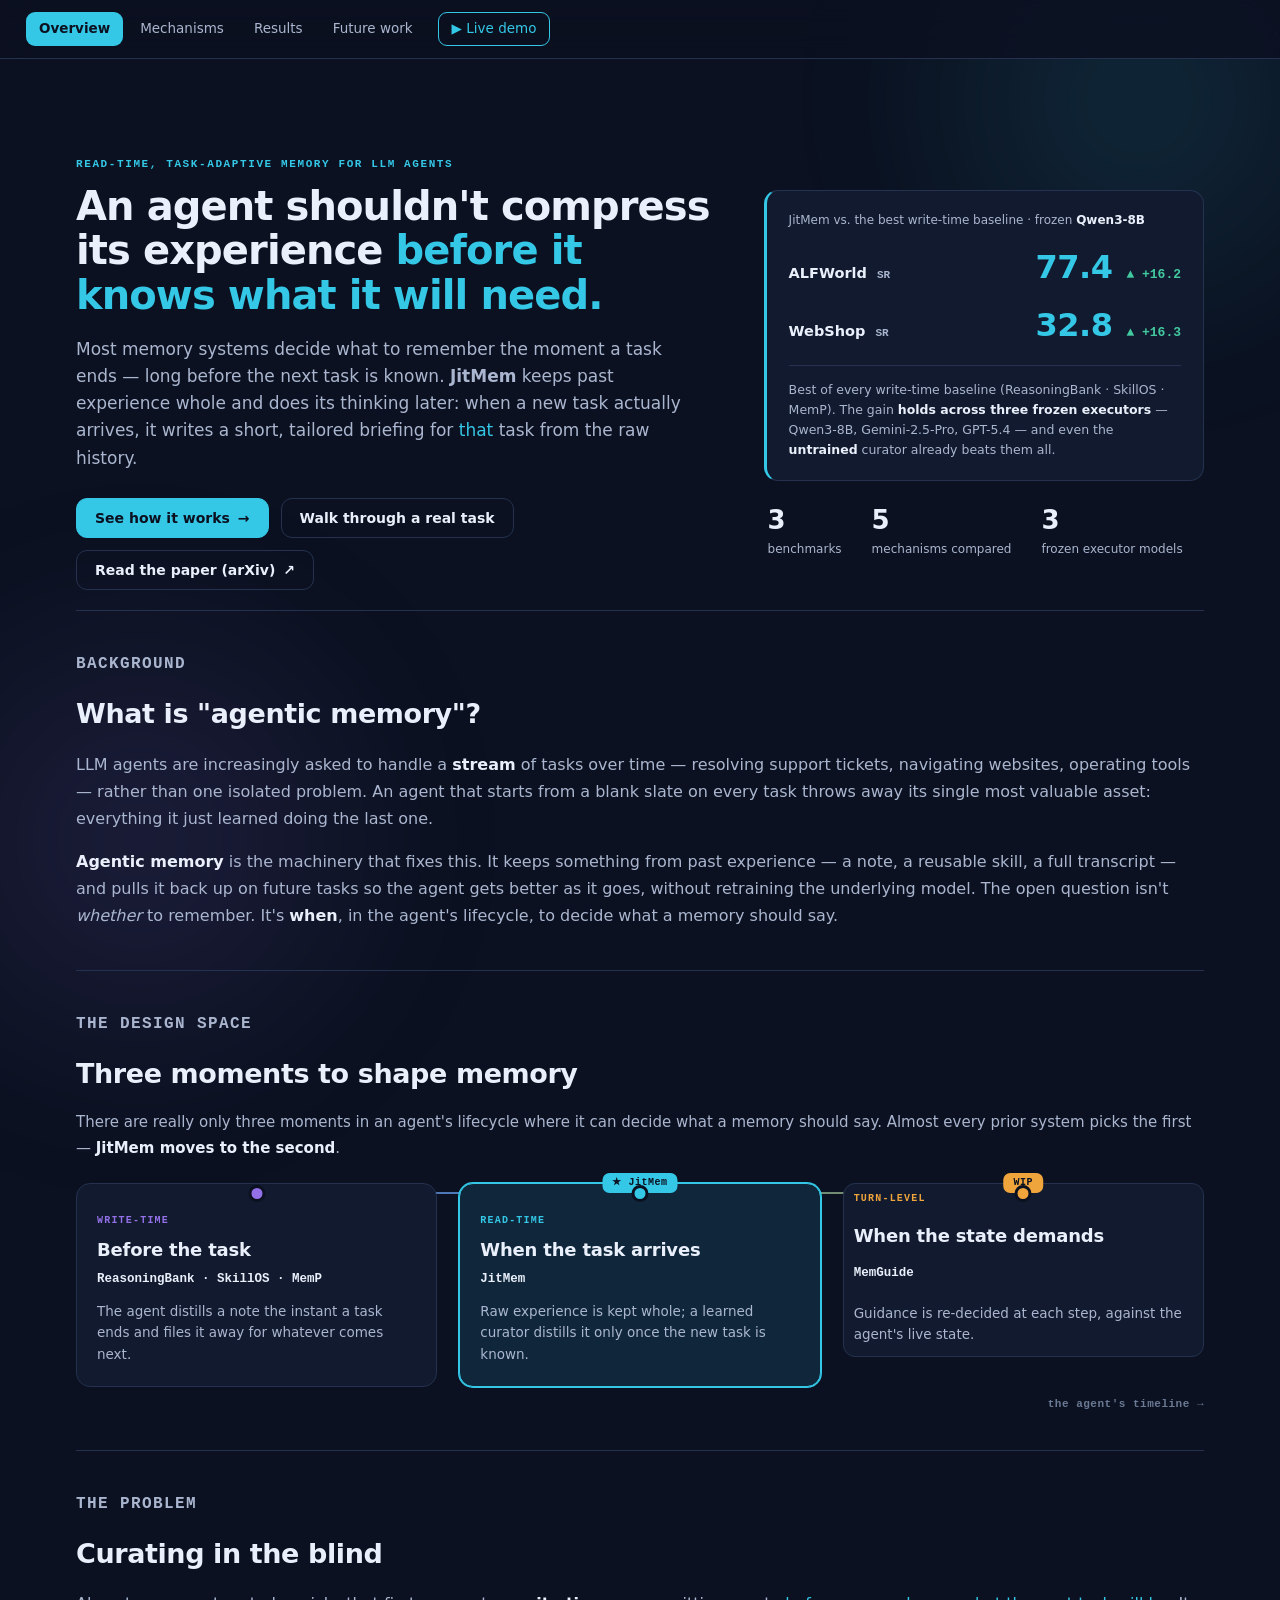
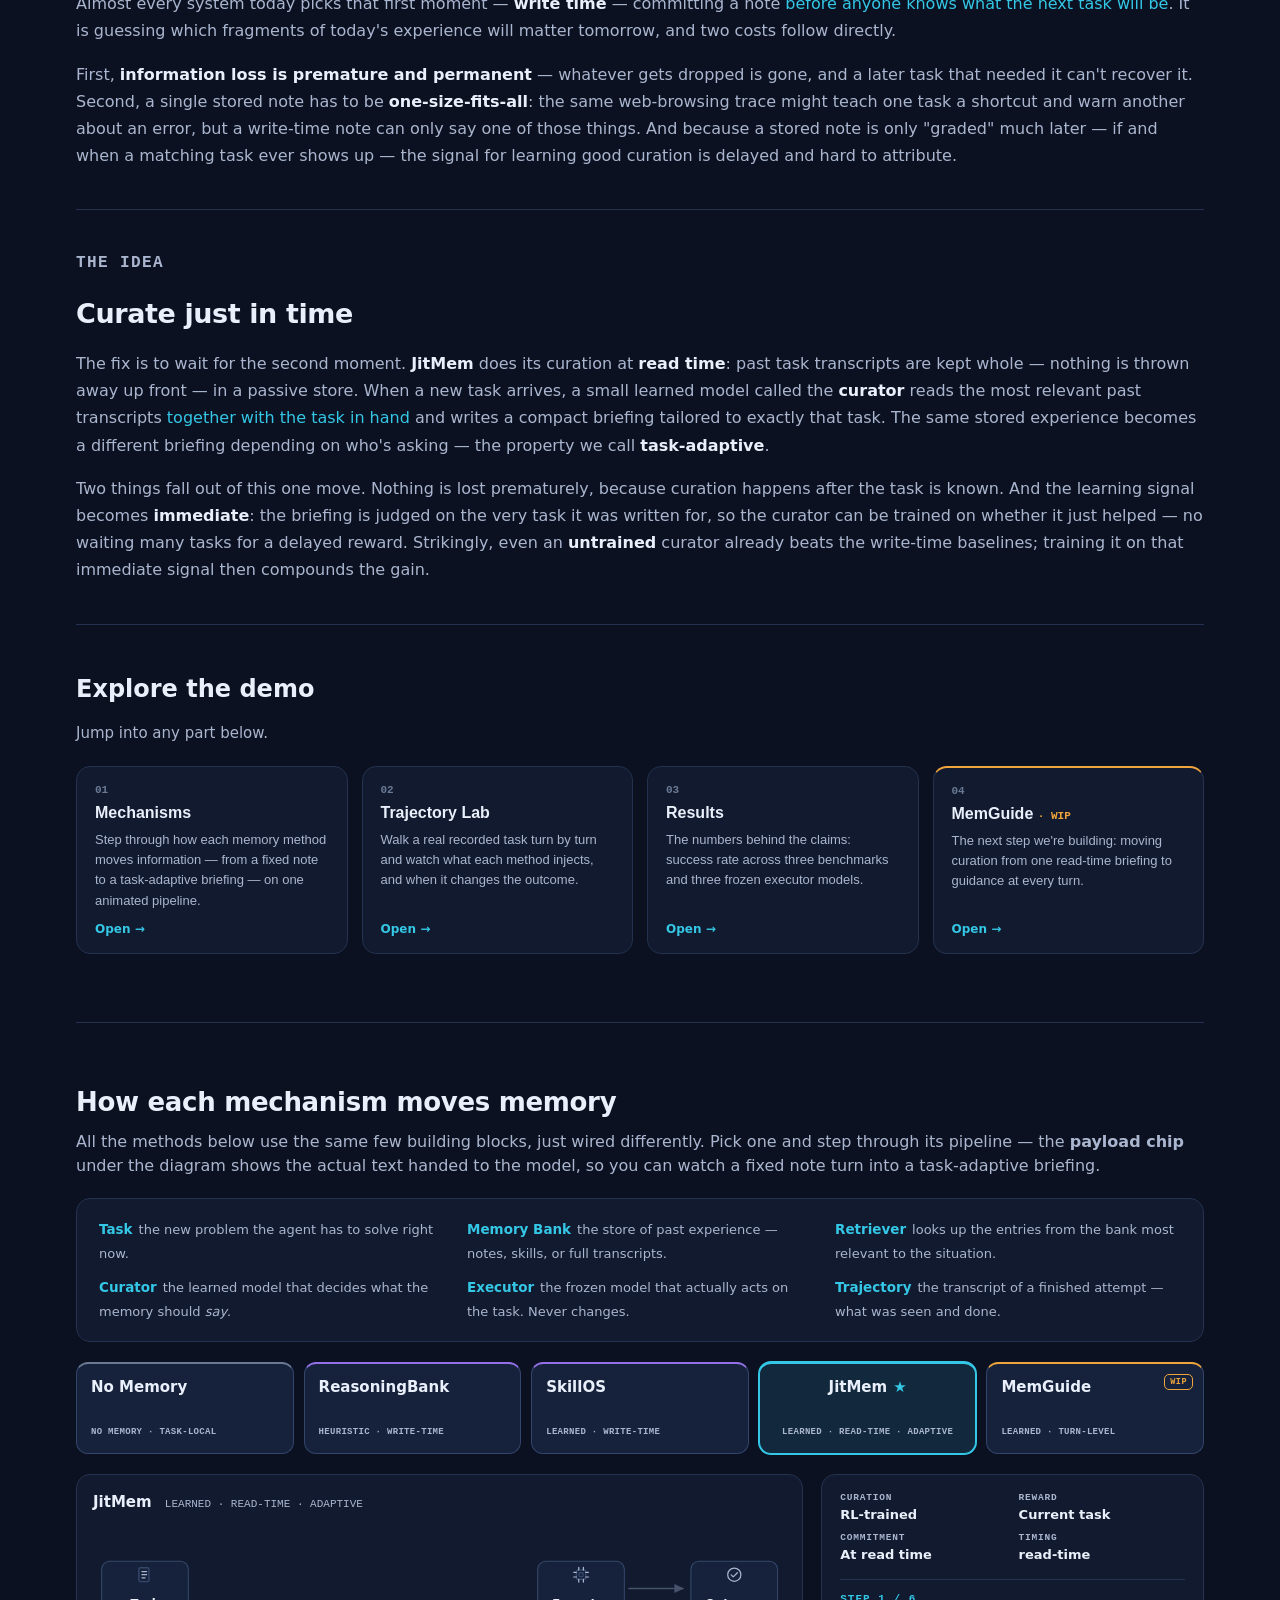
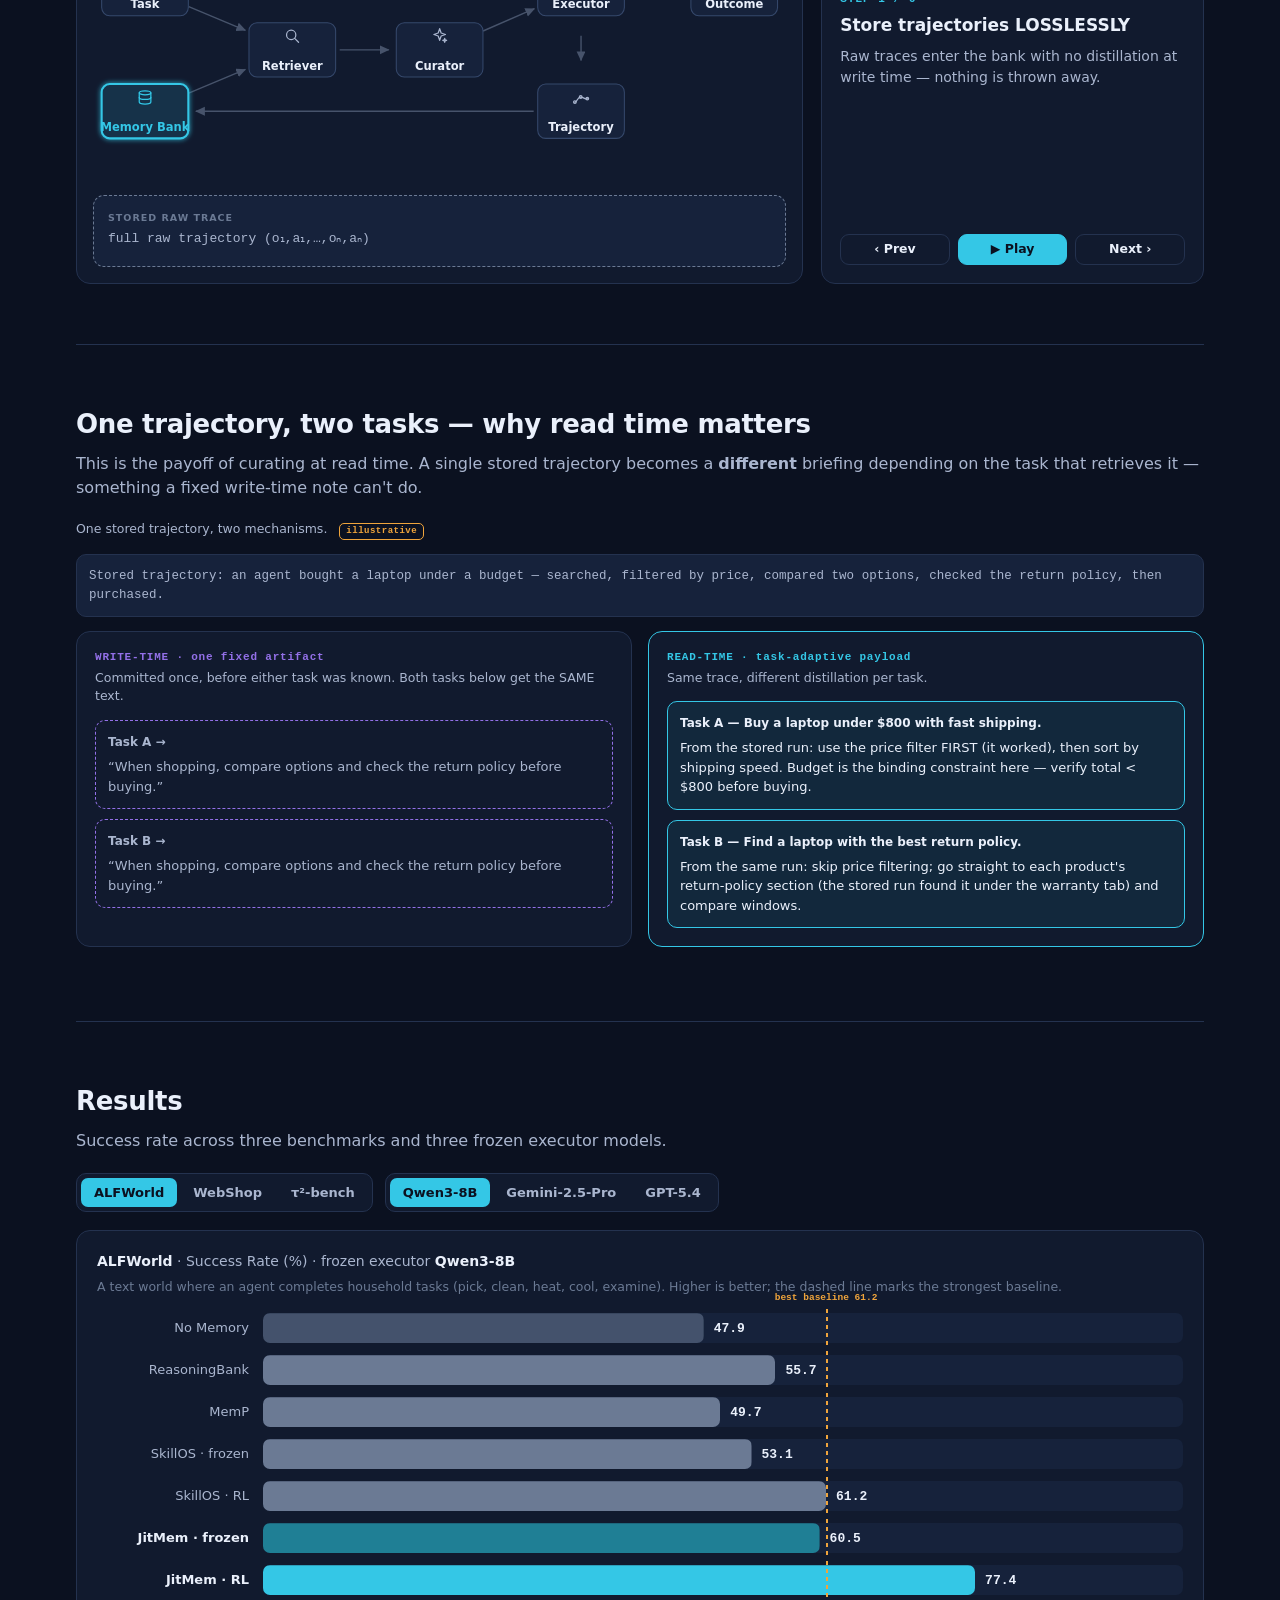
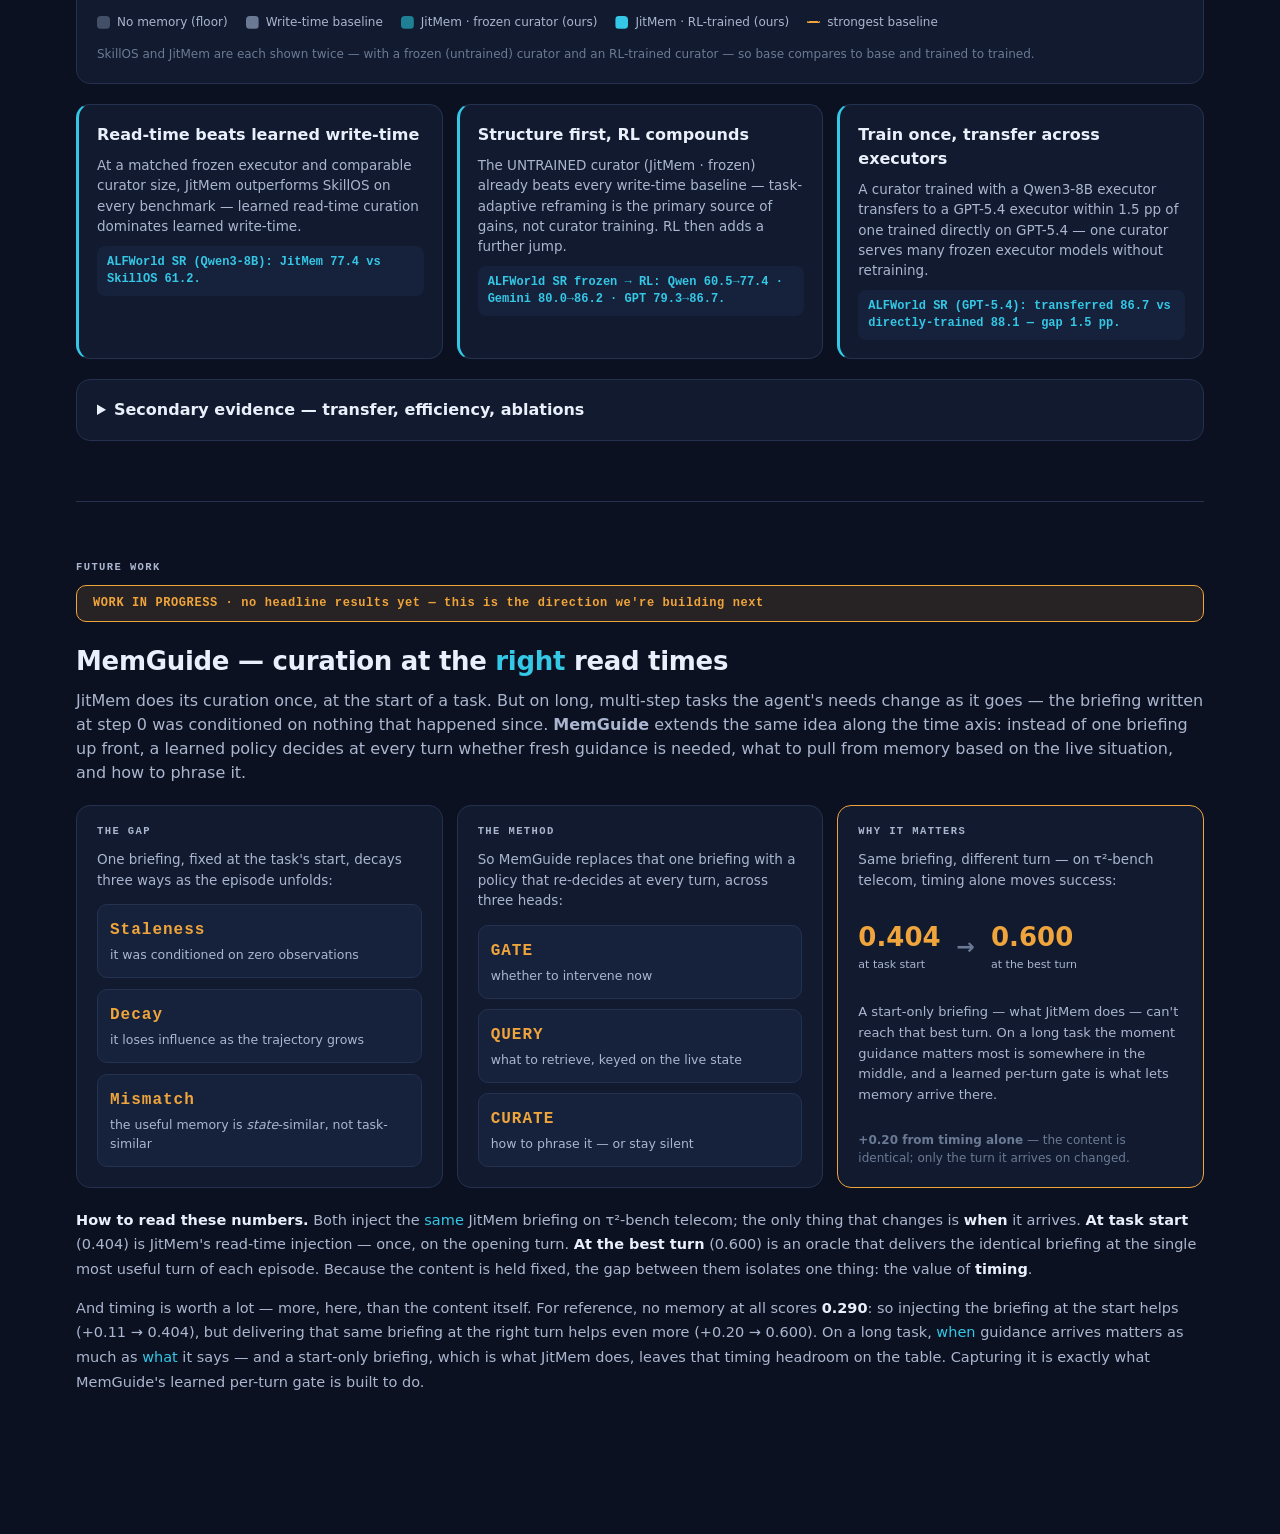
<file: papers/jitmem/demo/index.html>
<!doctype html>
<html lang="en" data-palette="#26b0d0,#9370e8,#f0a53c">
<head>
  <meta charset="utf-8">
  <meta name="viewport" content="width=device-width, initial-scale=1">
  <meta name="description" content="Interactive research demo for Just-in-Time Memory: Learning to Curate Task-Adaptive Memory for LLM Agents.">
  <title>Just-in-Time Memory · Interactive Demo</title>
  <link rel="icon" type="image/svg+xml" href="data:image/svg+xml,%3Csvg xmlns='http://www.w3.org/2000/svg' viewBox='0 0 32 32'%3E%3Crect width='32' height='32' rx='7' fill='%230b1120'/%3E%3Cpath d='M6 10h7l3 4h10' fill='none' stroke='%2334c7e6' stroke-width='2'/%3E%3Ccircle cx='16' cy='14' r='3' fill='%23f0a53c'/%3E%3C/svg%3E">
  <link rel="stylesheet" href="styles.css?v=55">
</head>
<body>
  <div class="ambient a"></div>
  <div class="ambient b"></div>

  <header class="topbar">
    <nav class="main-nav" aria-label="Primary">
      <button class="nav-btn" data-route="overview">Overview</button>
      <button class="nav-btn" data-route="mechanisms">Mechanisms</button>
      <button class="nav-btn" data-route="results">Results</button>
      <button class="nav-btn" data-route="memguide">Future work</button>
      <button class="nav-btn lab-btn" data-route="lab">▶ Live demo</button>
    </nav>
  </header>

  <main>
   <div id="page-main">
    <!-- ============================ OVERVIEW ============================ -->
    <section class="page-section" id="overview" aria-labelledby="ov-title">
      <!-- hero -->
      <div class="hero">
        <div class="hero-copy">
          <p class="eyebrow">READ-TIME, TASK-ADAPTIVE MEMORY FOR LLM AGENTS</p>
          <h1 id="ov-title">An agent shouldn't compress its experience <em>before it knows what it will need.</em></h1>
          <p class="lead">Most memory systems decide what to remember the moment a task ends — long before the next task is known. <b>JitMem</b> keeps past experience whole and does its thinking later: when a new task actually arrives, it writes a short, tailored briefing for <em>that</em> task from the raw history.</p>
          <div class="intro-actions">
            <button class="btn primary" data-jump="mechanisms">See how it works <span>→</span></button>
            <button class="btn ghost" data-jump="lab">Walk through a real task</button>
            <a class="btn ghost" href="https://arxiv.org/abs/2609.27334v1" target="_blank" rel="noopener noreferrer">Read the paper (arXiv) <span>↗</span></a>
          </div>
        </div>
        <aside class="hero-side">
          <div class="hero-stat" id="hero-stat"><!-- filled by app.js --></div>
          <div class="counters">
            <div><b>3</b><span>benchmarks</span></div>
            <div><b>5</b><span>mechanisms compared</span></div>
            <div><b>3</b><span>frozen executor models</span></div>
          </div>
        </aside>
      </div>

      <!-- narrative -->
      <div class="ov-narrative">
        <article class="ov-block">
          <p class="kicker">BACKGROUND</p>
          <h2>What is "agentic memory"?</h2>
          <p>LLM agents are increasingly asked to handle a <b>stream</b> of tasks over time — resolving support tickets, navigating websites, operating tools — rather than one isolated problem. An agent that starts from a blank slate on every task throws away its single most valuable asset: everything it just learned doing the last one.</p>
          <p><b>Agentic memory</b> is the machinery that fixes this. It keeps something from past experience — a note, a reusable skill, a full transcript — and pulls it back up on future tasks so the agent gets better as it goes, without retraining the underlying model. The open question isn't <i>whether</i> to remember. It's <b>when</b>, in the agent's lifecycle, to decide what a memory should say.</p>
        </article>

        <article class="ov-block timing-block">
          <p class="kicker">THE DESIGN SPACE</p>
          <h2>Three moments to shape memory</h2>
          <p class="ov-sub">There are really only three moments in an agent's lifecycle where it can decide what a memory should say. Almost every prior system picks the first — <b>JitMem moves to the second</b>.</p>
          <div class="timeline">
            <div class="tl-line" aria-hidden="true"></div>
            <div class="tl-cards">
              <article class="tl-card write">
                <span class="tl-dot"></span>
                <div class="tl-tag">WRITE-TIME</div>
                <h3>Before the task</h3>
                <div class="tl-methods">ReasoningBank · SkillOS · MemP</div>
                <p>The agent distills a note the instant a task ends and files it away for whatever comes next.</p>
              </article>
              <article class="tl-card read">
                <span class="tl-badge">★ JitMem</span>
                <span class="tl-dot"></span>
                <div class="tl-tag">READ-TIME</div>
                <h3>When the task arrives</h3>
                <div class="tl-methods">JitMem</div>
                <p>Raw experience is kept whole; a learned curator distills it only once the new task is known.</p>
              </article>
              <article class="tl-card turn">
                <span class="tl-badge wip">WIP</span>
                <span class="tl-dot"></span>
                <div class="tl-tag">TURN-LEVEL</div>
                <h3>When the state demands</h3>
                <div class="tl-methods">MemGuide</div>
                <p>Guidance is re-decided at each step, against the agent's live state.</p>
              </article>
            </div>
            <div class="tl-axis-label">the agent's timeline &rarr;</div>
          </div>
        </article>

        <article class="ov-block">
          <p class="kicker">THE PROBLEM</p>
          <h2>Curating in the blind</h2>
          <p>Almost every system today picks that first moment — <b>write time</b> — committing a note <em>before anyone knows what the next task will be</em>. It is guessing which fragments of today's experience will matter tomorrow, and two costs follow directly.</p>
          <p>First, <b>information loss is premature and permanent</b> — whatever gets dropped is gone, and a later task that needed it can't recover it. Second, a single stored note has to be <b>one-size-fits-all</b>: the same web-browsing trace might teach one task a shortcut and warn another about an error, but a write-time note can only say one of those things. And because a stored note is only "graded" much later — if and when a matching task ever shows up — the signal for learning good curation is delayed and hard to attribute.</p>
        </article>

        <article class="ov-block">
          <p class="kicker">THE IDEA</p>
          <h2>Curate just in time</h2>
          <p>The fix is to wait for the second moment. <b>JitMem</b> does its curation at <b>read time</b>: past task transcripts are kept whole — nothing is thrown away up front — in a passive store. When a new task arrives, a small learned model called the <b>curator</b> reads the most relevant past transcripts <em>together with the task in hand</em> and writes a compact briefing tailored to exactly that task. The same stored experience becomes a different briefing depending on who's asking — the property we call <b>task-adaptive</b>.</p>
          <p>Two things fall out of this one move. Nothing is lost prematurely, because curation happens after the task is known. And the learning signal becomes <b>immediate</b>: the briefing is judged on the very task it was written for, so the curator can be trained on whether it just helped — no waiting many tasks for a delayed reward. Strikingly, even an <b>untrained</b> curator already beats the write-time baselines; training it on that immediate signal then compounds the gain.</p>
        </article>
      </div>

      <!-- explore -->
      <section class="explore">
        <h2>Explore the demo</h2>
        <p class="ov-sub">Jump into any part below.</p>
        <div class="explore-cards">
          <button class="explore-card" data-jump="mechanisms">
            <span class="ec-num">01</span><b>Mechanisms</b>
            <span>Step through how each memory method moves information — from a fixed note to a task-adaptive briefing — on one animated pipeline.</span>
            <span class="ec-go">Open →</span>
          </button>
          <button class="explore-card" data-jump="lab">
            <span class="ec-num">02</span><b>Trajectory Lab</b>
            <span>Walk a real recorded task turn by turn and watch what each method injects, and when it changes the outcome.</span>
            <span class="ec-go">Open →</span>
          </button>
          <button class="explore-card" data-jump="results">
            <span class="ec-num">03</span><b>Results</b>
            <span>The numbers behind the claims: success rate across three benchmarks and three frozen executor models.</span>
            <span class="ec-go">Open →</span>
          </button>
          <button class="explore-card wip" data-jump="memguide">
            <span class="ec-num">04</span><b>MemGuide <i>· WIP</i></b>
            <span>The next step we're building: moving curation from one read-time briefing to guidance at every turn.</span>
            <span class="ec-go">Open →</span>
          </button>
        </div>
      </section>
    </section>

    <!-- ============================ MECHANISMS ============================ -->
    <section class="page-section" id="mechanisms" aria-labelledby="mech-title">
      <div class="section-head">
        <h2 id="mech-title">How each mechanism moves memory</h2>
        <p>All the methods below use the same few building blocks, just wired differently. Pick one and step through its pipeline — the <b>payload chip</b> under the diagram shows the actual text handed to the model, so you can watch a fixed note turn into a task-adaptive briefing.</p>
      </div>
      <div class="cast" aria-label="Glossary of pipeline parts">
        <div class="cast-item"><b>Task</b><span>the new problem the agent has to solve right now.</span></div>
        <div class="cast-item"><b>Memory Bank</b><span>the store of past experience — notes, skills, or full transcripts.</span></div>
        <div class="cast-item"><b>Retriever</b><span>looks up the entries from the bank most relevant to the situation.</span></div>
        <div class="cast-item"><b>Curator</b><span>the learned model that decides what the memory should <i>say</i>.</span></div>
        <div class="cast-item"><b>Executor</b><span>the frozen model that actually acts on the task. Never changes.</span></div>
        <div class="cast-item"><b>Trajectory</b><span>the transcript of a finished attempt — what was seen and done.</span></div>
      </div>
      <div class="method-cards" id="method-cards" role="tablist" aria-label="Memory mechanisms"></div>

      <div class="mech-stage">
        <div class="canvas-wrap">
          <div class="canvas-head">
            <div class="method-title" id="mech-method-title"></div>
          </div>
          <svg id="pipeline" viewBox="0 0 1200 460" preserveAspectRatio="xMidYMid meet" role="img" aria-label="Memory pipeline diagram"></svg>
          <div class="payload-chip" id="payload-chip" hidden></div>
        </div>

        <aside class="frame-panel">
          <div class="principle" id="principle"></div>
          <div class="frame-body">
            <div class="frame-count" id="frame-count"></div>
            <h3 id="frame-title"></h3>
            <p id="frame-caption"></p>
          </div>
          <div class="transport">
            <button class="btn tiny" id="prev-frame" aria-label="Previous step">‹ Prev</button>
            <button class="btn tiny primary" id="play-frames" aria-label="Play">▶ Play</button>
            <button class="btn tiny" id="next-frame" aria-label="Next step">Next ›</button>
          </div>
        </aside>
      </div>
    </section>

    <!-- ============================ COMPARE ============================ -->
    <section class="page-section" id="compare" aria-labelledby="compare-title">
      <div class="section-head">
        <h2 id="compare-title">One trajectory, two tasks — why read time matters</h2>
        <p>This is the payoff of curating at read time. A single stored trajectory becomes a <b>different</b> briefing depending on the task that retrieves it — something a fixed write-time note can't do.</p>
      </div>
      <div class="compare-body">
        <div class="compare-wrap" id="compare-wrap"></div>
      </div>
    </section>

    <!-- ============================ RESULTS ============================ -->
    <section class="page-section" id="results" aria-labelledby="res-title">
      <div class="section-head">
        <h2 id="res-title">Results</h2>
        <p>Success rate across three benchmarks and three frozen executor models.</p>
      </div>
      <div class="results-controls">
        <div class="seg" id="res-benchmark" role="group" aria-label="Benchmark"></div>
        <div class="seg" id="res-executor" role="group" aria-label="Executor"></div>
      </div>
      <figure class="chart-card">
        <figcaption id="chart-caption"></figcaption>
        <div id="chart" class="chart"></div>
        <div class="chart-legend" id="chart-legend"></div>
        <p class="chart-note" id="chart-note"></p>
      </figure>
      <div class="callouts" id="callouts"></div>
      <details class="drawer">
        <summary>Secondary evidence — transfer, efficiency, ablations</summary>
        <div class="drawer-body" id="drawer-body"></div>
      </details>
    </section>

    <!-- ============================ FUTURE WORK / MEMGUIDE ============================ -->
    <section class="page-section" id="memguide" aria-labelledby="mg-title">
      <p class="kicker">FUTURE WORK</p>
      <div class="wip-banner">WORK IN PROGRESS · no headline results yet — this is the direction we're building next</div>
      <div class="section-head">
        <h2 id="mg-title">MemGuide — curation at the <em>right</em> read times</h2>
        <p>JitMem does its curation once, at the start of a task. But on long, multi-step tasks the agent's needs change as it goes — the briefing written at step&nbsp;0 was conditioned on nothing that happened since. <b>MemGuide</b> extends the same idea along the time axis: instead of one briefing up front, a learned policy decides at every turn whether fresh guidance is needed, what to pull from memory based on the live situation, and how to phrase it.</p>
      </div>
      <div class="mg-grid">
        <div class="panel">
          <p class="kicker">THE GAP</p>
          <p class="mg-lead">One briefing, fixed at the task's start, decays three ways as the episode unfolds:</p>
          <div class="heads">
            <div class="head"><b>Staleness</b><span>it was conditioned on zero observations</span></div>
            <div class="head"><b>Decay</b><span>it loses influence as the trajectory grows</span></div>
            <div class="head"><b>Mismatch</b><span>the useful memory is <i>state</i>-similar, not task-similar</span></div>
          </div>
        </div>
        <div class="panel">
          <p class="kicker">THE METHOD</p>
          <p class="mg-lead">So MemGuide replaces that one briefing with a policy that re-decides at every turn, across three heads:</p>
          <div class="heads">
            <div class="head"><b>GATE</b><span>whether to intervene now</span></div>
            <div class="head"><b>QUERY</b><span>what to retrieve, keyed on the live state</span></div>
            <div class="head"><b>CURATE</b><span>how to phrase it — or stay silent</span></div>
          </div>
        </div>
        <div class="panel prize">
          <p class="kicker">WHY IT MATTERS</p>
          <p class="mg-lead">Same briefing, different turn — on τ²-bench telecom, timing alone moves success:</p>
          <div class="ceilings">
            <div><b>0.404</b><span>at task start</span></div>
            <div class="arrow">→</div>
            <div><b>0.600</b><span>at the best turn</span></div>
          </div>
          <p class="prize-body">A start-only briefing — what JitMem does — can't reach that best turn. On a long task the moment guidance matters most is somewhere in the middle, and a learned per-turn gate is what lets memory arrive there.</p>
          <p class="tiny-note"><b>+0.20 from timing alone</b> — the content is identical; only the turn it arrives on changed.</p>
        </div>
      </div>

      <div class="mg-explain">
        <p><b>How to read these numbers.</b> Both inject the <em>same</em> JitMem briefing on τ²-bench telecom; the only thing that changes is <b>when</b> it arrives. <b>At task start</b> (0.404) is JitMem's read-time injection — once, on the opening turn. <b>At the best turn</b> (0.600) is an oracle that delivers the identical briefing at the single most useful turn of each episode. Because the content is held fixed, the gap between them isolates one thing: the value of <b>timing</b>.</p>
        <p>And timing is worth a lot — more, here, than the content itself. For reference, no memory at all scores <b>0.290</b>: so injecting the briefing at the start helps (+0.11 → 0.404), but delivering that same briefing at the right turn helps even more (+0.20 → 0.600). On a long task, <em>when</em> guidance arrives matters as much as <em>what</em> it says — and a start-only briefing, which is what JitMem does, leaves that timing headroom on the table. Capturing it is exactly what MemGuide's learned per-turn gate is built to do.</p>
      </div>
    </section>
   </div><!-- /#page-main -->

   <!-- ============================ LIVE DEMO / TRAJECTORY LAB ============================ -->
   <div id="page-lab" hidden>
    <section class="page-section" id="lab" aria-labelledby="lab-title">
      <button class="back-link" data-route="overview">← Back to the walkthrough</button>
      <div class="section-head">
        <h2 id="lab-title">Live demo — Trajectory Lab <span class="tag recorded">recorded</span></h2>
        <p>Pick a task, then compare memory methods on it. Each method's real recorded run plays out below — the curated memory it received, then the agent's turns and the outcome. Switch methods to see where task-adaptive memory changes the result.</p>
      </div>
      <div class="lab-controls">
        <div class="seg-group"><span class="seg-label">Benchmark</span>
          <div class="seg" id="lab-benchmark" role="group" aria-label="Benchmark">
            <button data-bench="webshop">WebShop</button>
            <button data-bench="alfworld">ALFWorld</button>
            <button data-bench="tau2">τ²-bench</button>
          </div>
        </div>
        <div class="seg-group"><span class="seg-label">Example</span>
          <select id="lab-example" class="lab-select" aria-label="Example task"></select>
        </div>
        <div class="seg-group"><span class="seg-label">Memory method</span>
          <div class="seg" id="lab-method" role="group" aria-label="Method"></div>
        </div>
      </div>
      <div class="lab-userreq" id="lab-userreq"></div>
      <div class="lab-layout">
        <div class="panel lab-convo">
          <p class="kicker">THE CONVERSATION · <span id="lab-convo-meta"></span></p>
          <div class="thread" id="lab-thread"></div>
          <div class="transport lab-transport">
            <button class="btn tiny primary" id="lab-play">▶ Play</button>
            <button class="btn tiny" id="lab-restart">↻ Restart</button>
            <div class="lab-scrub" id="lab-scrub"></div>
          </div>
        </div>
        <aside class="lab-analysis">
          <div class="panel"><p class="kicker">WHAT'S HAPPENING</p><div id="lab-note-body"></div></div>
          <div class="panel"><p class="kicker">OUTCOME</p><div id="lab-out-body"></div></div>
        </aside>
      </div>
    </section>
   </div><!-- /#page-lab -->
  </main>

  <script src="data.js?v=51"></script>
  <script src="app.js?v=51"></script>
</body>
</html>
</file>
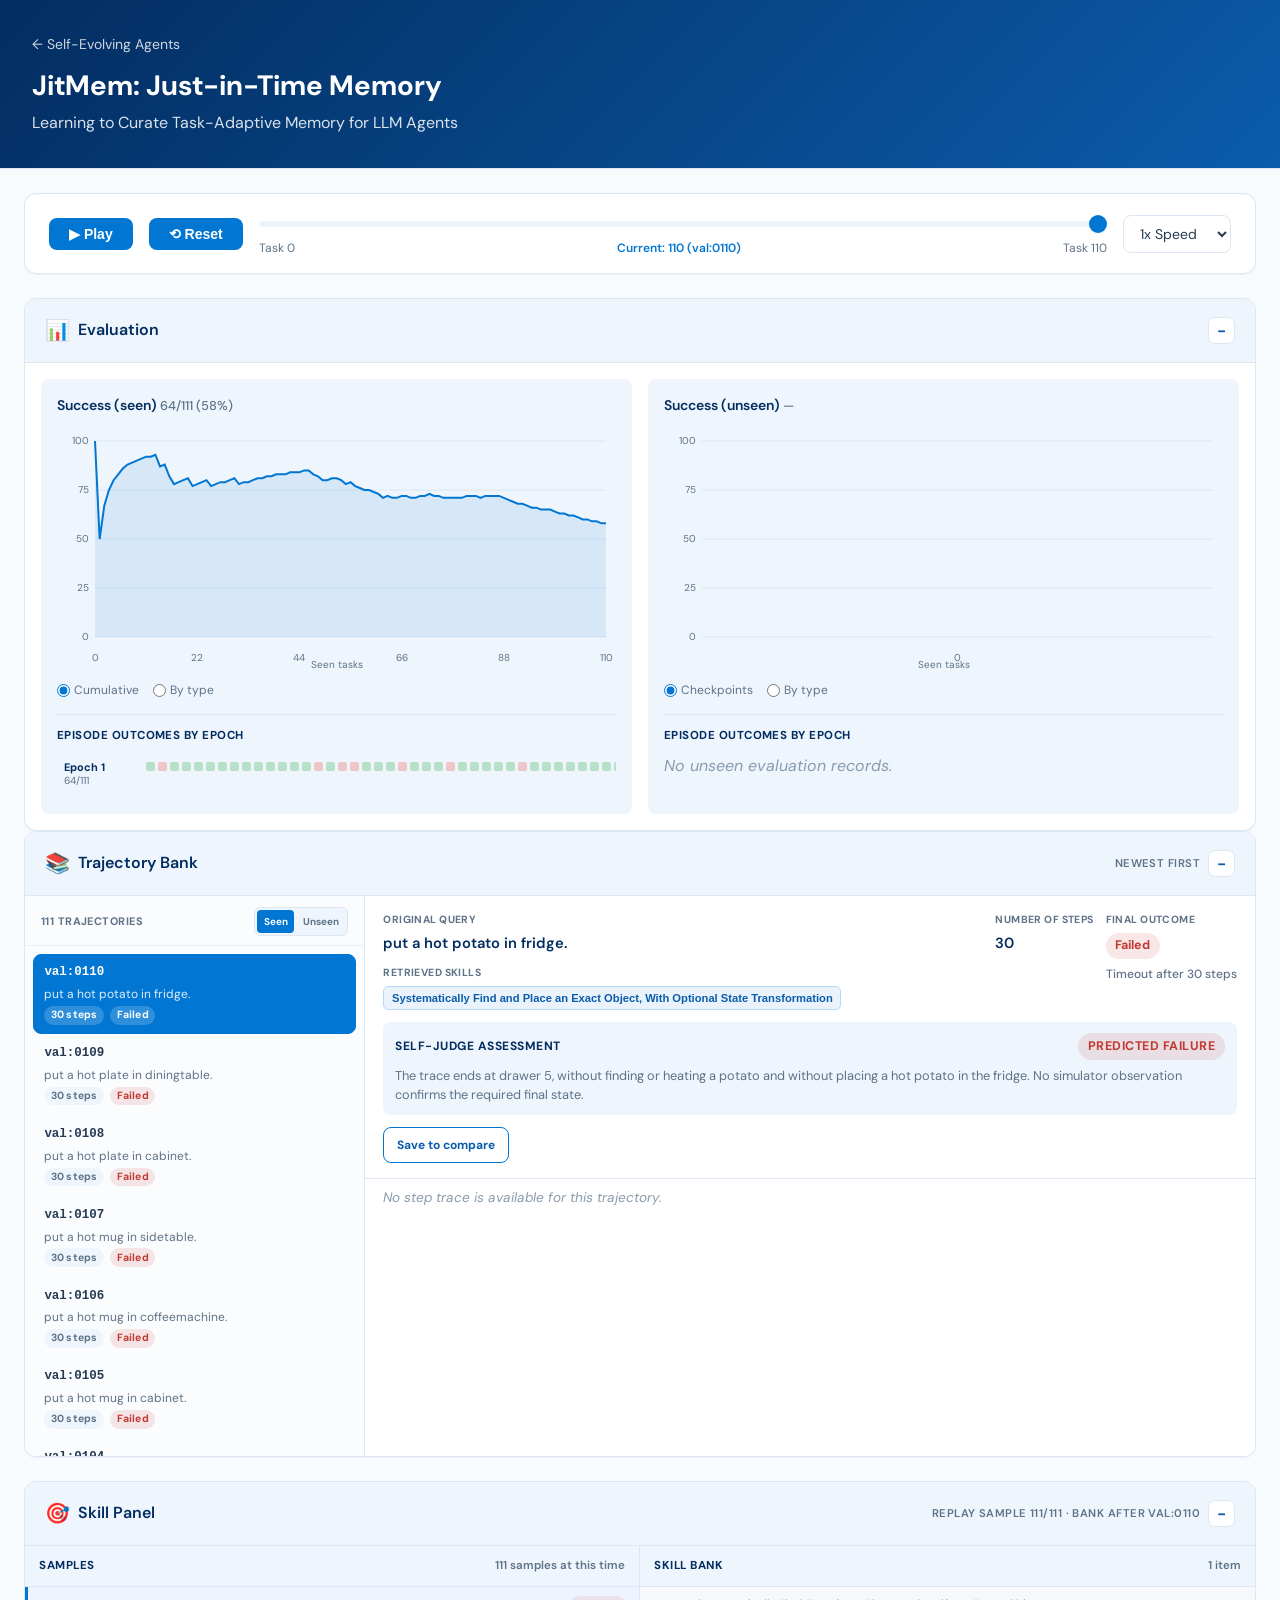
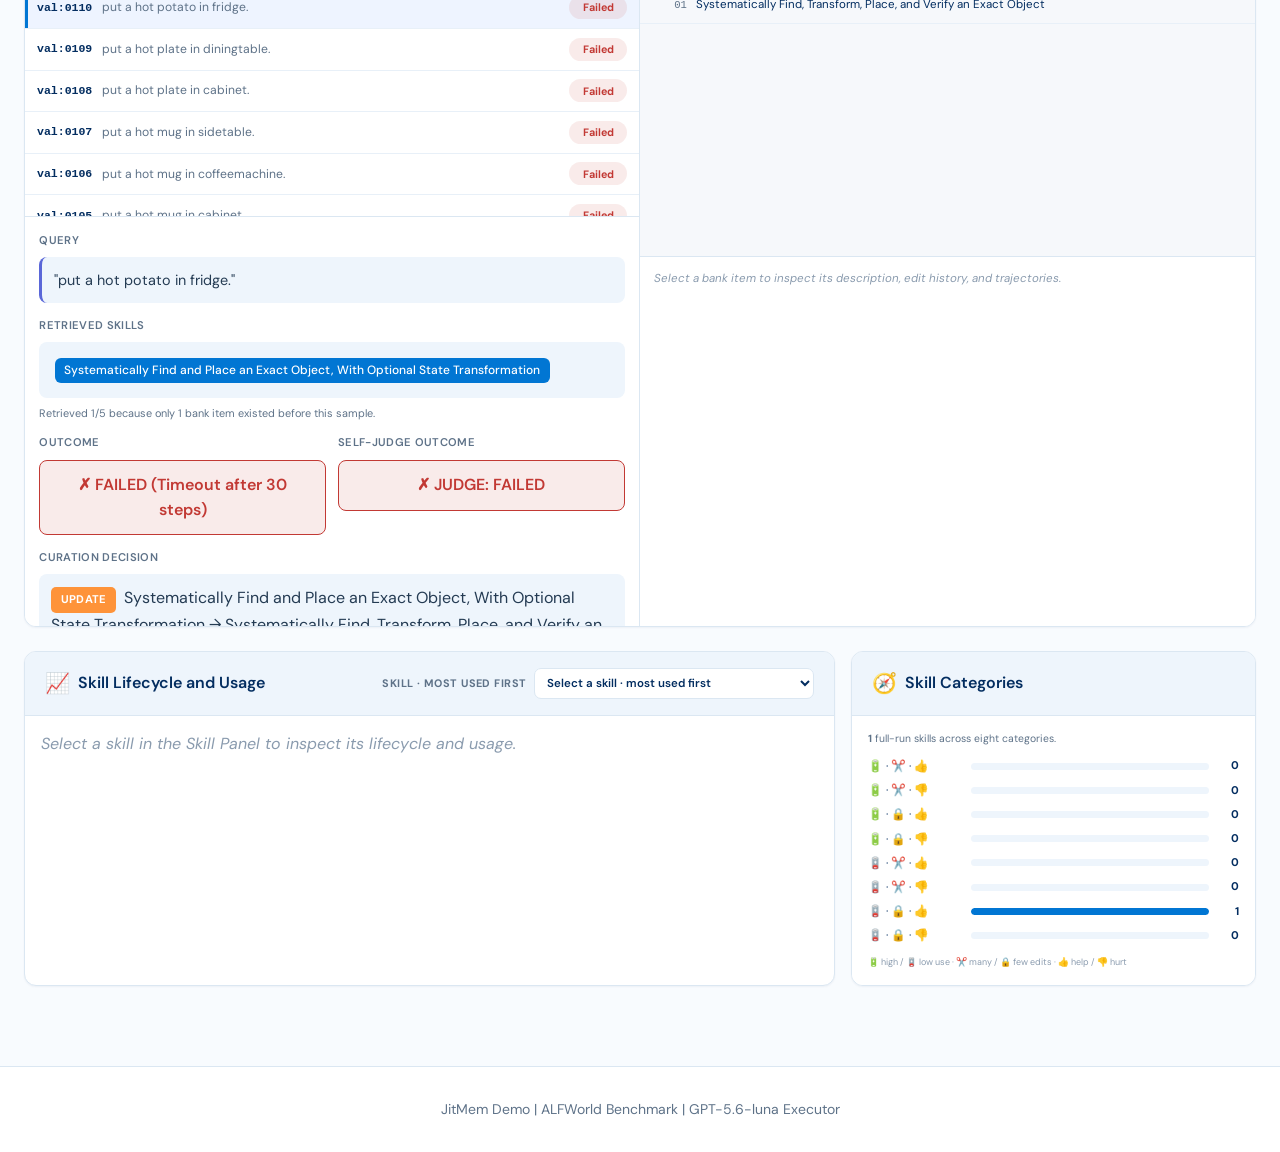
<file: playground-dashboard.html>
<!DOCTYPE html>
<html lang="en">
<head>
    <meta charset="UTF-8">
    <meta name="viewport" content="width=device-width, initial-scale=1.0">
    <title>Evolution Playground Dashboard</title>
    <link rel="icon" href="data:image/svg+xml,<svg xmlns=%22http://www.w3.org/2000/svg%22 viewBox=%220 0 100 100%22><text y=%22.9em%22 font-size=%2290%22>🧠</text></svg>">
    <link rel="preconnect" href="https://fonts.googleapis.com">
    <link rel="preconnect" href="https://fonts.gstatic.com" crossorigin>
    <link href="https://fonts.googleapis.com/css2?family=DM+Sans:wght@400;500;600;700&display=swap" rel="stylesheet">
    <link rel="stylesheet" href="css/demo.css?v=83">
    <script>
        (function () {
            var params = new URLSearchParams(location.search);
            var embed = params.get('embed') === '1' || window.self !== window.top;
            if (embed) document.documentElement.classList.add('is-embed');
        })();
    </script>
</head>
<body>
    <header class="demo-header">
        <div class="header-content">
            <a class="back-link" href="index.html">← Self-Evolving Agents</a>
            <h1>JitMem: Just-in-Time Memory</h1>
            <p class="subtitle">Learning to Curate Task-Adaptive Memory for LLM Agents</p>
        </div>
    </header>

    <main class="demo-container">
        <!-- Timeline Controls -->
        <section class="timeline-section">
            <div class="timeline-controls">
                <button id="playBtn" class="control-btn">▶ Play</button>
                <button id="resetBtn" class="control-btn">⟲ Reset</button>
                <div class="timeline-slider-container">
                    <input type="range" id="timelineSlider" min="0" max="110" value="0">
                    <div class="timeline-labels">
                        <span>Task 0</span>
                        <span id="currentTaskLabel">Current: 0</span>
                        <span>Task 110</span>
                    </div>
                </div>
                <select id="speedSelect" class="speed-select">
                    <option value="1000">1x Speed</option>
                    <option value="500">2x Speed</option>
                    <option value="250">4x Speed</option>
                </select>
            </div>
        </section>

        <!-- Panel C: Evaluation -->
        <section class="panel evaluation-panel">
            <h2 class="panel-title">
                <span class="panel-icon">📊</span>
                Evaluation
            </h2>
            <div class="eval-grid">
                <div class="eval-section chart-section">
                    <h3>Success (seen) <span class="chart-live" id="seenRateLabel">—</span></h3>
                    <div class="chart-container">
                        <div class="chart-svg" id="seenChart" role="img" aria-label="Success seen"></div>
                    </div>
                    <div class="chart-controls">
                        <label><input type="radio" name="chartModeSeen" value="cumulative" checked> Cumulative</label>
                        <label><input type="radio" name="chartModeSeen" value="byType"> By type</label>
                    </div>
                    <div class="eval-outcomes" aria-label="Seen outcomes by epoch">
                        <h4>Episode outcomes by epoch</h4>
                        <div id="seenOutcomeRows" class="eval-outcome-rows"></div>
                    </div>
                </div>
                <div class="eval-section chart-section">
                    <h3>Success (unseen) <span class="chart-live" id="unseenRateLabel">—</span></h3>
                    <div class="chart-container">
                        <div class="chart-svg" id="unseenChart" role="img" aria-label="Success unseen"></div>
                    </div>
                    <div class="chart-controls">
                        <label><input type="radio" name="chartModeUnseen" value="cumulative" checked> Checkpoints</label>
                        <label><input type="radio" name="chartModeUnseen" value="byType"> By type</label>
                    </div>
                    <div class="eval-outcomes" aria-label="Unseen outcomes by epoch">
                        <h4>Episode outcomes by epoch</h4>
                        <div id="unseenOutcomeRows" class="eval-outcome-rows"></div>
                    </div>
                </div>
            </div>
        </section>

        <!-- Main Panels Grid -->
        <div class="panels-grid">
            <!-- Panel A: Trajectory Bank -->
            <section class="panel trajectory-panel">
                <h2 class="panel-title">
                    <span class="panel-icon">📚</span>
                    Trajectory Bank
                    <span class="panel-title-note">newest first</span>
                </h2>
                <div class="panel-content">
                    <div class="traj-sidebar">
                        <div class="traj-sidebar-head">
                            <span id="trajListCount">Trajectories</span>
                            <div class="trajectory-split-toggle" role="tablist" aria-label="Trajectory evaluation split">
                                <button type="button" class="is-active" role="tab" aria-selected="true" data-trajectory-split="seen">Seen</button>
                                <button type="button" role="tab" aria-selected="false" data-trajectory-split="unseen">Unseen</button>
                            </div>
                        </div>
                        <div class="task-tree" id="taskTree" role="listbox" aria-label="Trajectories, newest first"></div>
                    </div>
                    <div class="trajectory-viewer" id="trajectoryViewer">
                        <div class="placeholder-text">Select a trajectory to see the original query, step count, outcome, and individual steps.</div>
                    </div>
                </div>
            </section>

            <!-- Panel B: Skill Panel -->
            <section class="panel skill-panel">
                <h2 class="panel-title">
                    <span class="panel-icon">🎯</span>
                    Skill Panel
                    <span class="panel-title-note" id="skillPanelNote">newest first · bank at selected sample</span>
                </h2>
                <div class="panel-content">
                    <div class="skill-explorer" id="skillExplorer">
                        <div class="skill-history-pane">
                            <div class="skill-history-head">
                                <span>Samples</span>
                                <span id="skillSampleCount">0 samples</span>
                            </div>
                            <div class="skill-sample-list" id="skillSampleList" role="listbox" aria-label="Skill samples, newest first"></div>
                            <div class="skill-sample-detail" id="skillSampleDetail">
                                <div class="skill-detail-field skill-detail-query">
                                    <h3>Query</h3>
                                    <div class="query-box" id="currentQuery"><span class="placeholder-text">Select a sample</span></div>
                                </div>
                                <div class="skill-detail-field">
                                    <h3 id="retrievedSkillsLabel">Retrieved Skills</h3>
                                    <div class="retrieved-skills" id="retrievedSkills"><span class="placeholder-text">—</span></div>
                                    <p class="retrieval-k-note" id="retrievalKNote"></p>
                                </div>
                                <div class="skill-outcome-grid">
                                    <div class="skill-detail-field">
                                        <h3>Outcome</h3>
                                        <div class="result-badge" id="resultBadge"><span class="placeholder-text">—</span></div>
                                    </div>
                                    <div class="skill-detail-field">
                                        <h3>Self-judge Outcome</h3>
                                        <div class="result-badge" id="judgeBadge"><span class="placeholder-text">—</span></div>
                                    </div>
                                </div>
                                <div class="skill-detail-field">
                                    <h3 id="curationDecisionLabel">Curation Decision</h3>
                                    <div class="curation-op" id="curationOp"><span class="placeholder-text">—</span></div>
                                </div>
                                <details class="skill-detail-field curator-output-field">
                                    <summary>Complete Curator Output</summary>
                                    <div class="curator-output" id="curatorOutput"><span class="placeholder-text">—</span></div>
                                </details>
                            </div>
                        </div>
                        <div class="skill-bank-pane">
                            <div class="skill-bank-head">
                                <span>Skill bank</span>
                                <span id="skillBankFolderCount">0 items</span>
                            </div>
                            <div class="skill-bank-folders" id="skillBankFolders" role="list" aria-label="Current skill bank"></div>
                            <div class="skill-bank-detail" id="skillBankDetail">
                                <span class="placeholder-text">Select a bank item to inspect its description, edit history, and trajectories.</span>
                            </div>
                        </div>
                    </div>
                </div>
            </section>
        </div>

        <div class="skill-utility-layout">
        <section class="panel skill-utility-panel" aria-labelledby="skill-utility-panel-title">
            <h2 class="panel-title" id="skill-utility-panel-title">
                <span class="panel-icon">📈</span>
                Skill Lifecycle and Usage
                <label class="skill-utility-picker">
                    <span>Skill · most used first</span>
                    <select id="skillUtilitySelect" aria-label="Select a skill for utility analysis" disabled>
                        <option value="">Select a skill</option>
                    </select>
                </label>
            </h2>
            <div class="panel-content skill-utility-panel-content" id="skillUtilityPanelContent">
                <div class="placeholder-text">Select a skill in the Skill Panel to inspect its lifecycle and usage.</div>
            </div>
        </section>
        <section class="panel skill-category-panel" aria-labelledby="skill-category-panel-title">
            <h2 class="panel-title" id="skill-category-panel-title">
                <span class="panel-icon">🧭</span>
                Skill Categories
            </h2>
            <div class="panel-content skill-category-panel-content" id="skillCategoryDistribution">
                <div class="placeholder-text">Load an experiment to see the eight-category skill distribution.</div>
            </div>
        </section>
        </div>

    </main>

    <footer class="demo-footer">
        <p>JitMem Demo | ALFWorld Benchmark | GPT-5.6-luna Executor</p>
    </footer>

    <script src="js/demo.js?v=115"></script>
</body>
</html>
</file>
<file: shared/css/styles.css>
/* Reset and Base Styles */
* {
    margin: 0;
    padding: 0;
    box-sizing: border-box;
}

:root {
    --paper: #f8fbfe;
    --band: #eef5fc;
    --ink: #243b53;
    --muted: #5e7288;
    --rule: #dbe7f2;
    --rule-soft: #e8f0f8;
    --shadow: 0 1px 2px rgba(3, 45, 96, 0.05);
    --sfdc-blue: #0176d3;
    --sfdc-blue-dark: #0b5cab;
    --navy: #032d60;
    --tint: #eef4ff;
    --tint-line: #aacbff;
    --radius: 12px;
    --max: 1120px;

    --color-purple: #0176d3;
    --color-orange: #fe9339;
    --color-blue: #0b5cab;
    --color-green: #2e844a;
    --color-dark: #032d60;
    --color-gray: #5e7288;
    --color-light-gray: #eef5fc;
    --color-white: #ffffff;
    --font-sans: "DM Sans", "Salesforce Sans", -apple-system, BlinkMacSystemFont, "Segoe UI", Roboto, "Helvetica Neue", Helvetica, Arial, sans-serif;
    --font-mono: "Monaco", "Courier New", monospace;
}

body {
    font-family: var(--font-sans);
    line-height: 1.55;
    color: var(--ink);
    background-color: var(--paper);
    -webkit-font-smoothing: antialiased;
}

.container {
    max-width: 900px;
    margin: 0 auto;
    padding: 0 20px;
}

/* Navigation */
.top-nav {
    position: sticky;
    top: 0;
    z-index: 100;
    background: rgba(255, 255, 255, 0.94);
    backdrop-filter: saturate(1.2) blur(10px);
    -webkit-backdrop-filter: saturate(1.2) blur(10px);
    border-bottom: 1px solid var(--rule);
    box-shadow: none;
    padding: 0;
}

.nav-container {
    max-width: var(--max);
    margin: 0 auto;
    padding: 12px 28px;
    display: flex;
    gap: 16px;
    align-items: center;
    justify-content: space-between;
}

.nav-brand {
    display: inline-flex;
    align-items: center;
    gap: 12px;
    color: var(--navy);
    text-decoration: none;
    font-weight: 700;
    font-size: 15px;
    letter-spacing: -0.02em;
}

.nav-brand img {
    height: 34px;
    width: auto;
    display: block;
}

.nav-brand:hover {
    color: var(--sfdc-blue);
    text-decoration: none;
}

.nav-link {
    color: var(--muted);
    text-decoration: none;
    font-size: 14.5px;
    font-weight: 600;
    padding: 7px 12px;
    border-radius: 8px;
    transition: color 0.2s, background 0.2s;
}

.nav-links {
    display: flex;
    flex-wrap: wrap;
    gap: 4px;
    align-items: center;
    justify-content: flex-end;
}

.nav-link:hover {
    color: var(--navy);
    background: var(--band);
    text-decoration: none;
}

.nav-link.is-active {
    color: var(--navy);
    background: var(--band);
}

/* Hero Section */
.hero {
    padding: 5rem 0 4rem;
    text-align: center;
    background: linear-gradient(180deg, rgba(1, 118, 211, 0.03) 0%, rgba(255, 255, 255, 0) 100%);
    position: relative;
    overflow: hidden;
}

.hero::before {
    content: '';
    position: absolute;
    top: -50%;
    left: -10%;
    width: 120%;
    height: 200%;
    background: radial-gradient(circle, rgba(1, 118, 211, 0.08) 0%, transparent 70%);
    animation: pulse 8s ease-in-out infinite;
}

@keyframes pulse {
    0%, 100% { transform: scale(1); opacity: 0.5; }
    50% { transform: scale(1.1); opacity: 0.8; }
}

.project-title {
    font-size: 3.5rem;
    font-weight: 900;
    color: var(--color-dark);
    margin-bottom: 1rem;
    line-height: 1.1;
    position: relative;
    z-index: 1;
    background: linear-gradient(135deg, var(--color-dark) 0%, var(--color-purple) 100%);
    -webkit-background-clip: text;
    -webkit-text-fill-color: transparent;
    background-clip: text;
}

.tagline {
    font-size: 1.4rem;
    color: var(--color-gray);
    margin-bottom: 2.5rem;
    max-width: 700px;
    margin-left: auto;
    margin-right: auto;
    font-weight: 500;
    position: relative;
    z-index: 1;
}

/* Feature Badges */
.feature-badges {
    display: flex;
    flex-wrap: wrap;
    gap: 0.75rem;
    justify-content: center;
    margin-bottom: 2rem;
}

.badge {
    padding: 0.6rem 1.25rem;
    border-radius: 9999px;
    font-size: 0.9rem;
    font-weight: 700;
    color: var(--color-white);
    transition: transform 0.2s, box-shadow 0.2s;
    position: relative;
    z-index: 1;
}

.badge:hover {
    transform: translateY(-2px);
}

.badge-purple {
    background: linear-gradient(135deg, var(--color-purple), #a78bfa);
    box-shadow: 0 4px 15px rgba(1, 118, 211, 0.4);
}

.badge-purple:hover {
    box-shadow: 0 6px 20px rgba(1, 118, 211, 0.5);
}

.badge-orange {
    background: linear-gradient(135deg, var(--color-orange), #fb923c);
    box-shadow: 0 4px 15px rgba(249, 115, 22, 0.4);
}

.badge-orange:hover {
    box-shadow: 0 6px 20px rgba(249, 115, 22, 0.5);
}

.badge-blue {
    background: linear-gradient(135deg, var(--color-blue), #60a5fa);
    box-shadow: 0 4px 15px rgba(59, 130, 246, 0.4);
}

.badge-blue:hover {
    box-shadow: 0 6px 20px rgba(59, 130, 246, 0.5);
}

.badge-green {
    background: linear-gradient(135deg, var(--color-green), #34d399);
    box-shadow: 0 4px 15px rgba(16, 185, 129, 0.4);
}

.badge-green:hover {
    box-shadow: 0 6px 20px rgba(16, 185, 129, 0.5);
}

/* Action Buttons */
.action-buttons {
    display: flex;
    gap: 1rem;
    justify-content: center;
    margin-bottom: 2rem;
    flex-wrap: wrap;
}

.btn {
    padding: 0.875rem 2rem;
    border-radius: 0.75rem;
    text-decoration: none;
    font-weight: 700;
    font-size: 1.05rem;
    transition: all 0.3s cubic-bezier(0.4, 0, 0.2, 1);
    display: inline-block;
    position: relative;
    overflow: hidden;
    z-index: 1;
}

.btn::before {
    content: '';
    position: absolute;
    top: 0;
    left: -100%;
    width: 100%;
    height: 100%;
    background: linear-gradient(90deg, transparent, rgba(255, 255, 255, 0.2), transparent);
    transition: left 0.5s;
    z-index: -1;
}

.btn:hover::before {
    left: 100%;
}

.btn-primary {
    background: linear-gradient(135deg, var(--color-purple), #a78bfa);
    color: var(--color-white);
    box-shadow: 0 4px 15px rgba(1, 118, 211, 0.3);
}

.btn-primary:hover {
    transform: translateY(-3px);
    box-shadow: 0 8px 25px rgba(1, 118, 211, 0.4);
}

.btn-secondary {
    background-color: var(--color-white);
    color: var(--color-dark);
    border: 2px solid #e5e7eb;
    box-shadow: 0 2px 8px rgba(0, 0, 0, 0.05);
}

.btn-secondary:hover {
    border-color: var(--color-purple);
    color: var(--color-purple);
    transform: translateY(-3px);
    box-shadow: 0 6px 20px rgba(1, 118, 211, 0.15);
}

/* Announcements */
.announcements {
    display: flex;
    flex-direction: column;
    gap: 0.5rem;
    align-items: center;
}

.announcement {
    display: flex;
    align-items: center;
    gap: 0.5rem;
    color: var(--color-gray);
    font-size: 0.95rem;
}

.announcement-icon {
    font-size: 1.1rem;
}

/* Authors Section */
.authors {
    padding: 4rem 0;
    background: linear-gradient(180deg, var(--color-light-gray) 0%, var(--color-white) 100%);
}

.authors-grid {
    display: grid;
    grid-template-columns: repeat(5, 1fr);
    gap: 2rem;
    margin-bottom: 1rem;
}

.author {
    display: flex;
    flex-direction: column;
    align-items: center;
    gap: 0.75rem;
}

.author-photo {
    width: 110px;
    height: 110px;
    border-radius: 50%;
    background: linear-gradient(135deg, var(--color-purple), var(--color-blue));
    border: 4px solid var(--color-white);
    box-shadow: 0 8px 20px rgba(0, 0, 0, 0.12);
    background-size: cover;
    background-position: center;
    background-repeat: no-repeat;
    transition: transform 0.3s, box-shadow 0.3s;
}

.author:hover .author-photo {
    transform: translateY(-5px) scale(1.05);
    box-shadow: 0 12px 30px rgba(1, 118, 211, 0.3);
}

.author-name {
    color: var(--color-dark);
    text-decoration: none;
    font-weight: 600;
    transition: color 0.2s;
}

.author-name:hover {
    color: var(--color-purple);
}

.affiliation {
    text-align: center;
    color: var(--color-gray);
    font-size: 1rem;
    margin-top: 1rem;
}

/* Content Sections */
.content-section {
    padding: 4rem 0;
}

.bg-light {
    background: linear-gradient(180deg, var(--color-light-gray) 0%, rgba(249, 250, 251, 0.5) 100%);
    position: relative;
}

.bg-light::before {
    content: '';
    position: absolute;
    top: 0;
    right: 0;
    width: 300px;
    height: 300px;
    background: radial-gradient(circle, rgba(1, 118, 211, 0.05) 0%, transparent 70%);
    pointer-events: none;
}

.section-title {
    font-size: 2.5rem;
    font-weight: 800;
    color: var(--color-dark);
    margin-bottom: 2rem;
    position: relative;
    padding-bottom: 1rem;
}

.section-title::after {
    content: '';
    position: absolute;
    bottom: 0;
    left: 0;
    width: 80px;
    height: 4px;
    background: linear-gradient(90deg, var(--color-purple), var(--color-blue));
    border-radius: 2px;
}

.subsection-title {
    font-size: 1.5rem;
    font-weight: 600;
    color: var(--color-dark);
    margin-bottom: 1rem;
    margin-top: 2rem;
}

.subsection-title:first-child {
    margin-top: 0;
}

.section-text {
    font-size: 1.1rem;
    line-height: 1.8;
    color: var(--color-gray);
}

.contribution {
    margin-bottom: 2rem;
}

.contribution:last-child {
    margin-bottom: 0;
}

/* Approach Steps */
.approach-steps {
    display: grid;
    gap: 2rem;
    margin-top: 2rem;
}

.step {
    display: flex;
    gap: 1.5rem;
    padding: 2rem;
    background-color: var(--color-white);
    border-radius: 1rem;
    box-shadow: 0 2px 8px rgba(0, 0, 0, 0.05);
    transition: transform 0.2s, box-shadow 0.2s;
}

.bg-light .step {
    box-shadow: 0 2px 8px rgba(0, 0, 0, 0.08);
}

.step:hover {
    transform: translateY(-4px);
    box-shadow: 0 8px 24px rgba(0, 0, 0, 0.1);
}

.step-number {
    flex-shrink: 0;
    width: 50px;
    height: 50px;
    border-radius: 50%;
    background: linear-gradient(135deg, var(--color-purple), var(--color-blue));
    color: var(--color-white);
    display: flex;
    align-items: center;
    justify-content: center;
    font-size: 1.5rem;
    font-weight: 700;
}

.step-content {
    flex: 1;
}

.step-title {
    font-size: 1.25rem;
    font-weight: 600;
    color: var(--color-dark);
    margin-bottom: 0.5rem;
}

.step-description {
    color: var(--color-gray);
    line-height: 1.7;
}

/* Results Summary */
.results-summary {
    display: grid;
    grid-template-columns: repeat(auto-fit, minmax(300px, 1fr));
    gap: 2rem;
    margin-bottom: 3rem;
}

.result-card {
    background: linear-gradient(135deg, rgba(1, 118, 211, 0.05) 0%, var(--color-white) 100%);
    padding: 2.5rem;
    border-radius: 1.25rem;
    box-shadow: 0 8px 20px rgba(0, 0, 0, 0.1);
    border-top: 5px solid var(--color-purple);
    transition: transform 0.3s, box-shadow 0.3s;
}

.result-card:hover {
    transform: translateY(-5px);
    box-shadow: 0 12px 30px rgba(1, 118, 211, 0.2);
}

.result-title {
    font-size: 1.5rem;
    font-weight: 700;
    color: var(--color-dark);
    margin-bottom: 1.5rem;
}

.result-stats {
    display: flex;
    flex-direction: column;
    gap: 1rem;
    margin-bottom: 1rem;
}

.stat {
    display: flex;
    justify-content: space-between;
    align-items: center;
    padding: 0.75rem;
    background-color: var(--color-light-gray);
    border-radius: 0.5rem;
}

.stat-label {
    font-size: 0.9rem;
    color: var(--color-gray);
    font-weight: 500;
}

.stat-value {
    font-size: 1.5rem;
    font-weight: 700;
    color: var(--color-purple);
}

.result-description {
    color: var(--color-gray);
    font-size: 0.95rem;
    line-height: 1.6;
}

/* Comparison Table */
.comparison-table-wrapper {
    overflow-x: auto;
    margin-top: 2rem;
    margin-bottom: 1rem;
}

.comparison-table {
    width: 100%;
    border-collapse: collapse;
    background-color: var(--color-white);
    border-radius: 0.5rem;
    overflow: hidden;
    box-shadow: 0 2px 8px rgba(0, 0, 0, 0.05);
    font-size: 0.95rem;
}

.comparison-table th {
    background-color: var(--color-dark);
    color: var(--color-white);
    padding: 1rem 0.75rem;
    text-align: center;
    font-weight: 600;
    font-size: 0.9rem;
}

.comparison-table td {
    padding: 1rem 0.75rem;
    border-bottom: 1px solid #e5e7eb;
    text-align: center;
}

.comparison-table td:first-child {
    text-align: left;
    font-weight: 500;
}

.comparison-table tbody tr:last-child td {
    border-bottom: none;
}

.comparison-table tbody tr:hover {
    background-color: var(--color-light-gray);
}

/* Workflow Section */
.workflow-container {
    margin-top: 2rem;
}

.memory-levels {
    display: flex;
    align-items: center;
    justify-content: space-between;
    gap: 1rem;
    margin-bottom: 2rem;
}

.memory-level {
    flex: 1;
    background-color: var(--color-white);
    padding: 2rem;
    border-radius: 1.25rem;
    box-shadow: 0 4px 15px rgba(0, 0, 0, 0.08);
    text-align: center;
    transition: transform 0.3s, box-shadow 0.3s;
    border: 2px solid transparent;
}

.memory-level:hover {
    transform: translateY(-8px);
    box-shadow: 0 12px 30px rgba(1, 118, 211, 0.2);
    border-color: rgba(1, 118, 211, 0.3);
}

.level-badge {
    display: inline-block;
    padding: 0.4rem 1rem;
    background: linear-gradient(135deg, var(--color-purple), var(--color-blue));
    color: var(--color-white);
    border-radius: 9999px;
    font-size: 0.85rem;
    font-weight: 700;
    margin-bottom: 1rem;
}

.level-title {
    font-size: 1.1rem;
    font-weight: 600;
    color: var(--color-dark);
    margin-bottom: 0.75rem;
}

.level-description {
    font-size: 0.9rem;
    color: var(--color-gray);
    line-height: 1.6;
}

.memory-arrow {
    font-size: 2rem;
    color: var(--color-purple);
    font-weight: 700;
    flex-shrink: 0;
}

.workflow-placeholder {
    background-color: var(--color-white);
    border: 2px dashed #e5e7eb;
    border-radius: 1rem;
    padding: 4rem 2rem;
    text-align: center;
    color: var(--color-gray);
}

.workflow-placeholder p:first-child {
    font-size: 1.5rem;
    font-weight: 600;
    margin-bottom: 0.5rem;
}

.placeholder-text {
    font-size: 1rem;
}

.caption {
    margin-top: 1rem;
    color: var(--color-gray);
    font-size: 0.95rem;
    text-align: center;
    font-style: italic;
}

/* Results Table */
.table-container {
    overflow-x: auto;
    margin-top: 2rem;
    margin-bottom: 1rem;
}

.results-table {
    width: 100%;
    border-collapse: collapse;
    background-color: var(--color-white);
    border-radius: 0.5rem;
    overflow: hidden;
    box-shadow: 0 2px 8px rgba(0, 0, 0, 0.05);
}

.results-table th {
    background-color: var(--color-dark);
    color: var(--color-white);
    padding: 1rem;
    text-align: left;
    font-weight: 600;
}

.results-table td {
    padding: 1rem;
    border-bottom: 1px solid #e5e7eb;
}

.results-table tbody tr:last-child td {
    border-bottom: none;
}

.results-table tbody tr:hover {
    background-color: var(--color-light-gray);
}

.highlight-row {
    background-color: #faf5ff !important;
}

.highlight-row:hover {
    background-color: #f3e8ff !important;
}

/* Analysis Grid */
.analysis-grid {
    display: grid;
    grid-template-columns: repeat(auto-fit, minmax(280px, 1fr));
    gap: 2rem;
    margin-top: 2rem;
}

.analysis-item {
    display: flex;
    flex-direction: column;
}

.chart-placeholder {
    background-color: var(--color-white);
    border: 2px dashed #e5e7eb;
    border-radius: 0.5rem;
    padding: 3rem 2rem;
    text-align: center;
    color: var(--color-gray);
    font-weight: 600;
    margin-bottom: 0.75rem;
}

/* Takeaways */
.takeaways {
    display: grid;
    gap: 2rem;
    margin-top: 2rem;
}

.takeaway {
    display: flex;
    gap: 1.5rem;
    padding: 1.5rem;
    background-color: var(--color-white);
    border-left: 4px solid var(--color-purple);
    border-radius: 0.5rem;
    box-shadow: 0 2px 8px rgba(0, 0, 0, 0.05);
}

.bg-light .takeaway {
    box-shadow: 0 2px 8px rgba(0, 0, 0, 0.08);
}

.takeaway-number {
    flex-shrink: 0;
    width: 40px;
    height: 40px;
    border-radius: 50%;
    background-color: var(--color-purple);
    color: var(--color-white);
    display: flex;
    align-items: center;
    justify-content: center;
    font-weight: 700;
    font-size: 1.25rem;
}

.takeaway-text {
    color: var(--color-gray);
    line-height: 1.7;
    flex: 1;
}

/* BibTeX Section */
.bibtex-block {
    background-color: var(--color-dark);
    color: #e5e7eb;
    padding: 1.5rem;
    border-radius: 0.5rem;
    overflow-x: auto;
    margin-top: 1.5rem;
}

.bibtex-block code {
    font-family: var(--font-mono);
    font-size: 0.9rem;
    line-height: 1.6;
}

/* Footer */
.footer {
    background-color: var(--color-dark);
    color: #9ca3af;
    padding: 3rem 0;
    text-align: center;
}

.footer p {
    margin-bottom: 0.5rem;
}

.footer a {
    color: var(--color-purple);
    text-decoration: none;
}

.footer a:hover {
    text-decoration: underline;
}

.footer-contact {
    margin-bottom: 1.5rem;
    padding-bottom: 1.5rem;
    border-bottom: 1px solid rgba(255, 255, 255, 0.1);
}

.footer-contact .footer-title {
    font-size: 1.1rem;
    font-weight: 700;
    color: var(--color-white);
    margin-bottom: 0.75rem;
}

.footer-note {
    font-size: 0.875rem;
    margin-top: 1rem;
}

/* Responsive Design */
@media (max-width: 768px) {
    .project-title {
        font-size: 2rem;
    }

    .tagline {
        font-size: 1.1rem;
    }

    .section-title {
        font-size: 1.5rem;
    }

    .nav-container {
        flex-direction: column;
        gap: 0.75rem;
    }

    .authors-grid {
        grid-template-columns: repeat(3, 1fr);
    }

    .step {
        flex-direction: column;
    }

    .analysis-grid {
        grid-template-columns: 1fr;
    }

    .memory-levels {
        flex-direction: column;
    }

    .memory-arrow {
        transform: rotate(90deg);
        margin: 0.5rem 0;
    }

    .results-summary {
        grid-template-columns: 1fr;
    }

    .comparison-table {
        font-size: 0.8rem;
    }

    .comparison-table th,
    .comparison-table td {
        padding: 0.75rem 0.5rem;
    }
}

/* Smooth Scrolling */
html {
    scroll-behavior: smooth;
}

/* Why PMD Grid */
.why-pmd-grid {
    display: grid;
    grid-template-columns: repeat(auto-fit, minmax(250px, 1fr));
    gap: 1.5rem;
    margin: 2rem 0;
}

.why-card {
    background-color: var(--color-white);
    padding: 2rem;
    border-radius: 1rem;
    box-shadow: 0 2px 8px rgba(0, 0, 0, 0.05);
    text-align: center;
    transition: transform 0.2s, box-shadow 0.2s;
}

.why-card:hover {
    transform: translateY(-4px);
    box-shadow: 0 8px 20px rgba(0, 0, 0, 0.1);
}

.why-icon {
    font-size: 2.5rem;
    margin-bottom: 1rem;
}

.why-title {
    font-size: 1.1rem;
    font-weight: 600;
    color: var(--color-dark);
    margin-bottom: 0.75rem;
}

.why-text {
    color: var(--color-gray);
    line-height: 1.6;
    font-size: 0.95rem;
}

/* Callout Box */
.callout-box {
    margin-top: 2rem;
    padding: 1.5rem 2rem;
    background: linear-gradient(135deg, rgba(1, 118, 211, 0.1), rgba(59, 130, 246, 0.1));
    border-left: 4px solid var(--color-purple);
    border-radius: 0.5rem;
    font-size: 1.1rem;
    color: var(--color-dark);
    line-height: 1.7;
}

.callout-box strong {
    color: var(--color-purple);
}

/* Findings Grid */
.findings-grid {
    display: grid;
    grid-template-columns: repeat(auto-fit, minmax(280px, 1fr));
    gap: 2rem;
    margin-top: 2rem;
}

.finding-card {
    background-color: var(--color-white);
    padding: 2rem;
    border-radius: 1rem;
    box-shadow: 0 2px 8px rgba(0, 0, 0, 0.08);
    transition: transform 0.3s, box-shadow 0.3s;
}

.finding-card:hover {
    transform: translateY(-4px);
    box-shadow: 0 8px 24px rgba(0, 0, 0, 0.12);
}

.finding-icon {
    font-size: 2.5rem;
    margin-bottom: 1rem;
}

.finding-title {
    font-size: 1.25rem;
    font-weight: 700;
    color: var(--color-dark);
    margin-bottom: 1rem;
}

.finding-text {
    color: var(--color-gray);
    line-height: 1.7;
    font-size: 0.95rem;
}

/* Selection Color */
::selection {
    background-color: var(--color-purple);
    color: var(--color-white);
}

/* Workflow Image */
.workflow-image-container {
    margin-top: 2rem;
    text-align: center;
}

.workflow-image {
    max-width: 100%;
    height: auto;
    border-radius: 1rem;
    box-shadow: 0 8px 30px rgba(0, 0, 0, 0.12);
    margin-bottom: 1.5rem;
    transition: transform 0.3s, box-shadow 0.3s;
}

.workflow-image:hover {
    transform: scale(1.02);
    box-shadow: 0 12px 40px rgba(1, 118, 211, 0.2);
}

/* Analysis Images Grid */
.analysis-images-grid {
    display: grid;
    grid-template-columns: repeat(auto-fit, minmax(350px, 1fr));
    gap: 2rem;
    margin-top: 2rem;
}

.analysis-image-item {
    text-align: center;
}

.analysis-image {
    max-width: 100%;
    height: auto;
    border-radius: 0.75rem;
    box-shadow: 0 4px 15px rgba(0, 0, 0, 0.1);
    margin-bottom: 1rem;
    transition: transform 0.3s, box-shadow 0.3s;
}

.analysis-image:hover {
    transform: translateY(-4px);
    box-shadow: 0 8px 25px rgba(1, 118, 211, 0.15);
}
</file>
<file: shared/css/index-styles.css>
/* Landing page — Salesforce AI Research branding (Long-Horizon RL style) */

.landing-page {
    background: var(--paper);
    color: var(--ink);
    font-size: 17px;
    line-height: 1.55;
}

.landing-page a {
    color: var(--sfdc-blue-dark);
    text-decoration: none;
}

.landing-page a:hover {
    text-decoration: underline;
    text-underline-offset: 3px;
}

.landing-wrap {
    max-width: var(--max);
    margin: 0 auto;
    padding: 0 28px;
}

.skip-link {
    position: absolute;
    left: 12px;
    top: -48px;
    z-index: 200;
    padding: 0.5rem 1rem;
    background: var(--navy);
    color: #fff;
    border-radius: 4px;
    text-decoration: none;
    font-weight: 600;
}

.skip-link:focus {
    top: 12px;
}

/* Sticky Salesforce top bar */
.topbar {
    position: sticky;
    top: 0;
    z-index: 10;
    background: rgba(255, 255, 255, 0.94);
    backdrop-filter: saturate(1.2) blur(10px);
    -webkit-backdrop-filter: saturate(1.2) blur(10px);
    border-bottom: 1px solid var(--rule);
}

.top {
    display: flex;
    flex-wrap: wrap;
    gap: 8px 24px;
    justify-content: space-between;
    align-items: center;
    width: 100%;
    max-width: none;
    padding: 12px clamp(16px, 3vw, 48px);
    font-size: 14.5px;
}

.brand {
    display: inline-flex;
    align-items: center;
    gap: 12px;
    color: var(--navy);
    text-decoration: none;
}

.brand:hover {
    text-decoration: none;
    color: var(--navy);
}

.brand img {
    height: 64px;
    width: auto;
    display: block;
}

.brand span {
    display: flex;
    flex-direction: column;
    line-height: 1.35;
}

.brand strong {
    font-size: 15px;
    font-weight: 700;
    letter-spacing: -0.02em;
}

.brand small {
    font-size: 12.5px;
    color: var(--muted);
    font-weight: 400;
}

.tabs-row {
    display: flex;
    flex-wrap: wrap;
    gap: 6px;
}

.site-tab,
.footer-tab {
    appearance: none;
    background: none;
    border: none;
    color: var(--muted);
    cursor: pointer;
    font: inherit;
    font-size: 14.5px;
    font-weight: 600;
    margin-left: 6px;
    padding: 7px 12px;
    border-radius: 8px;
}

.site-tab:hover,
.footer-tab:hover {
    color: var(--navy);
    background: var(--band);
}

.site-tab.is-active {
    color: var(--navy);
    background: var(--band);
}

.site-tab:focus-visible,
.footer-tab:focus-visible {
    outline: 2px solid var(--sfdc-blue);
    outline-offset: 3px;
}

/* Hero */
.hero {
    padding: 56px 0 36px;
    text-align: center;
    background: transparent;
    overflow: visible;
}

.hero::before {
    display: none;
}

.eyebrow {
    display: inline-block;
    font-size: 12.5px;
    font-weight: 700;
    letter-spacing: 0.12em;
    text-transform: uppercase;
    color: var(--sfdc-blue-dark);
    border: 1px solid var(--rule);
    border-radius: 999px;
    padding: 7px 16px;
    background: #fff;
}

.hero h1 {
    font-size: clamp(40px, 6vw, 72px);
    font-weight: 700;
    letter-spacing: -0.04em;
    line-height: 1.02;
    margin: 14px auto 0;
    color: var(--navy);
    background: none;
    -webkit-text-fill-color: unset;
}

.hero .sub {
    font-size: clamp(18px, 1.6vw, 20px);
    line-height: 1.7;
    color: var(--ink);
    max-width: 800px;
    margin: 26px auto 0;
}

.hero .sub b {
    color: var(--navy);
    font-weight: 600;
}

/* Panels */
.tab-panel {
    padding: 40px 0 56px;
    min-height: 42vh;
    border-top: 1px solid var(--rule);
    display: none;
}

.tab-panel.is-active,
html[data-hub="vision"] #panel-vision,
html[data-hub="playground"] #panel-playground,
html[data-hub="publications"] #panel-publications {
    display: block;
}

#panel-playground.tab-panel {
    padding-left: 0;
    padding-right: 0;
}

#panel-playground .landing-wrap {
    max-width: none;
    width: 100%;
    padding: 0 28px;
}

.vision-body {
    padding: 4px 0 52px;
}

.vision-target {
    display: grid;
    grid-template-columns: 185px minmax(0, 1fr);
    align-items: center;
    gap: 20px;
    margin: 0 0 50px;
    padding: 18px 22px;
    border: 1px solid #dce8f8;
    border-left: 4px solid var(--sfdc-blue);
    border-radius: 12px;
    background: #f5f9ff;
}

.vision-target-label {
    color: var(--sfdc-blue-dark);
    font-size: 12px;
    font-weight: 700;
    letter-spacing: 0.07em;
    line-height: 1.35;
    text-transform: uppercase;
}

.vision-target-signals {
    display: grid;
    grid-template-columns: repeat(3, minmax(0, 1fr));
}

.vision-target-signals p {
    display: flex;
    flex-direction: column;
    gap: 3px;
    min-width: 0;
    padding: 0 16px;
    border-left: 1px solid #dce8f8;
    line-height: 1.35;
}

.vision-target-signals strong {
    color: var(--navy);
    font-size: 15px;
}

.vision-target-signals span {
    color: var(--muted);
    font-size: 13.5px;
}

.visually-hidden {
    position: absolute;
    width: 1px;
    height: 1px;
    padding: 0;
    margin: -1px;
    overflow: hidden;
    clip: rect(0, 0, 0, 0);
    white-space: nowrap;
    border: 0;
}

.vision-intro {
    max-width: 850px;
    margin: 0 auto 30px;
    text-align: center;
}

.vision-intro h2,
.vision-agenda h2 {
    color: var(--navy);
    font-size: clamp(25px, 2.8vw, 34px);
    line-height: 1.2;
    letter-spacing: -0.025em;
}

.vision-intro p {
    color: var(--muted);
    margin-top: 12px;
    font-size: 17px;
}

.vision-cycle {
    display: grid;
    grid-template-columns: minmax(0, 1fr) minmax(240px, 1.3fr) minmax(0, 1fr);
    background: #fff;
    border: 1px solid var(--rule);
    border-radius: 16px;
    overflow: hidden;
    box-shadow: 0 12px 32px rgba(3, 45, 96, 0.06);
}

.vision-cycle-node {
    display: flex;
    flex-direction: column;
    min-height: 310px;
    padding: 22px;
    border-top: 4px solid;
}

.vision-cycle-memory {
    background: linear-gradient(145deg, #ecfafa 0%, #f8fefe 100%);
    border-color: #087f8f;
    color: #087f8f;
}

.vision-cycle-model {
    background: linear-gradient(145deg, #eff2ff 0%, #fafbff 100%);
    border-color: #5366d8;
    color: #5366d8;
}

.vision-node-head {
    display: flex;
    align-items: center;
    gap: 12px;
}

.vision-node-head > div {
    display: flex;
    flex-direction: column;
    gap: 2px;
}

.vision-node-icon {
    display: grid;
    place-items: center;
    width: 40px;
    height: 40px;
    flex: 0 0 40px;
    border-radius: 12px;
    background: #fff;
    border: 1px solid currentColor;
}

.vision-node-icon svg {
    width: 27px;
    height: 27px;
    stroke: currentColor;
    stroke-width: 2.5;
    stroke-linecap: round;
    stroke-linejoin: round;
}

.vision-cycle-label {
    color: var(--navy);
    font-size: 14px;
    font-weight: 700;
    letter-spacing: 0.08em;
    text-transform: uppercase;
}

.vision-cycle-tempo {
    font-size: 13px;
    font-weight: 600;
}

.vision-cycle-stage {
    display: grid;
    grid-template-columns: minmax(0, 1fr) auto minmax(0, 1fr);
    align-items: center;
    gap: 8px;
    margin: 22px 0 16px;
}

.vision-cycle-state {
    display: flex;
    flex-direction: column;
    justify-content: center;
    min-height: 68px;
    padding: 9px;
    border: 1px solid var(--rule);
    border-radius: 9px;
    background: rgba(255, 255, 255, 0.88);
    color: var(--ink);
    line-height: 1.25;
}

.vision-cycle-state small {
    color: var(--muted);
    font-size: 12px;
    margin-bottom: 4px;
}

.vision-cycle-state strong {
    color: var(--navy);
    font-size: 14px;
    font-weight: 700;
}

.vision-cycle-step {
    font-size: 21px;
    line-height: 1;
    font-weight: 700;
}

.vision-cycle-node p {
    color: var(--ink);
    font-size: 15px;
    line-height: 1.45;
}

.vision-cycle-foot {
    display: flex;
    justify-content: space-between;
    gap: 6px;
    margin-top: auto;
    padding-top: 18px;
    color: currentColor;
    font-size: 12px;
    font-weight: 700;
    letter-spacing: 0.025em;
    text-transform: uppercase;
}

.vision-cycle-foot span + span::before {
    content: "·";
    margin-right: 8px;
    color: var(--muted);
}

.vision-cycle-flows {
    display: grid;
    grid-template-rows: repeat(3, 1fr);
    padding: 9px 18px;
    background: linear-gradient(90deg, rgba(8, 127, 143, 0.025), #fff 25%, #fff 75%, rgba(83, 102, 216, 0.025));
}

.vision-flow {
    display: flex;
    flex-direction: column;
    justify-content: center;
    text-align: center;
    color: #087f8f;
}

.vision-flow + .vision-flow {
    border-top: 1px solid var(--rule-soft);
}

.vision-flow strong {
    font-size: 15px;
    line-height: 1.25;
    color: var(--navy);
}

.vision-flow span {
    color: var(--muted);
    font-size: 13.5px;
}

.vision-flow-distill {
    color: #5366d8;
}

.vision-flow-back {
    color: #5366d8;
}

.vision-flow i {
    position: relative;
    display: block;
    height: 12px;
    margin-top: 7px;
    border-top: 2px solid currentColor;
    font-size: 0;
}

.vision-flow i::before {
    content: "";
    position: absolute;
    top: -5px;
    left: 0;
    width: 8px;
    height: 8px;
    border-radius: 50%;
    background: currentColor;
    box-shadow: 0 0 0 4px rgba(83, 102, 216, 0.1);
    animation: vision-flow-right 5s ease-in-out infinite;
}

.vision-flow-distill i::before { animation-delay: 1.25s; }

.vision-flow i::after {
    content: "";
    position: absolute;
    top: -6px;
    right: 0;
    border-top: 5px solid transparent;
    border-bottom: 5px solid transparent;
    border-left: 8px solid currentColor;
}

.vision-flow-back i::after {
    right: auto;
    left: 0;
    border-left: 0;
    border-right: 8px solid currentColor;
}

.vision-flow-back i::before {
    animation-name: vision-flow-left;
    animation-delay: 2.5s;
}

@keyframes vision-flow-right {
    0%, 10% { left: 0; opacity: 0; }
    20% { opacity: 1; }
    75% { left: calc(100% - 8px); opacity: 1; }
    85%, 100% { left: calc(100% - 8px); opacity: 0; }
}

@keyframes vision-flow-left {
    0%, 10% { left: calc(100% - 8px); opacity: 0; }
    20% { opacity: 1; }
    75% { left: 0; opacity: 1; }
    85%, 100% { left: 0; opacity: 0; }
}

@media (prefers-reduced-motion: reduce) {
    .vision-flow i::before { animation: none; opacity: 0; }
}

.vision-agenda {
    margin-top: 56px;
}

.vision-agenda-head {
    display: flex;
    align-items: end;
    justify-content: space-between;
    gap: 18px 30px;
    margin-bottom: 22px;
}

.vision-agenda-head p {
    max-width: 360px;
    color: var(--muted);
    font-size: 15px;
}

.vision-agenda-path {
    display: grid;
    grid-template-columns: repeat(3, minmax(0, 1fr));
    overflow: hidden;
    border: 1px solid var(--rule);
    border-radius: 14px;
    background: #fff;
    box-shadow: var(--shadow);
}

.vision-area {
    position: relative;
    display: flex;
    flex-direction: column;
    min-width: 0;
    min-height: 245px;
    padding: 22px 24px;
    color: var(--ink) !important;
    background: #fff;
    text-decoration: none !important;
    transition: background 0.2s ease;
}

.vision-area:hover,
.vision-area:focus-visible {
    background: #f5faff;
}

.vision-area:focus-visible {
    outline: 3px solid var(--sfdc-blue);
    outline-offset: -3px;
    z-index: 2;
}

.vision-agenda-path .vision-area + .vision-area {
    border-left: 1px solid var(--rule);
}

.vision-agenda-path .vision-area:not(:last-child)::after {
    content: "→";
    position: absolute;
    top: 50%;
    right: -13px;
    z-index: 1;
    padding: 0 4px;
    color: var(--sfdc-blue-dark);
    background: #fff;
    font-size: 20px;
    line-height: 1;
    transform: translateY(-50%);
}

.vision-area-kicker {
    color: var(--sfdc-blue-dark);
    font-size: 12px;
    font-weight: 700;
    letter-spacing: 0.06em;
    text-transform: uppercase;
}

.vision-area h3 {
    margin: 12px 0 7px;
    color: var(--navy);
    font-size: 20px;
    line-height: 1.25;
}

.vision-area p {
    color: var(--ink);
    font-size: 15px;
    line-height: 1.5;
}

.vision-area-link {
    margin-top: auto;
    padding-top: 16px;
    color: var(--sfdc-blue-dark);
    font-size: 13px;
    font-weight: 700;
}

.vision-area-foundation {
    display: grid;
    grid-template-columns: minmax(160px, 0.85fr) minmax(0, 2fr) auto;
    align-items: center;
    gap: 12px 24px;
    min-height: 0;
    margin-top: 14px;
    padding: 18px 24px;
    border: 1px solid var(--rule);
    border-top: 3px solid #5366d8;
    border-radius: 12px;
    background: #f3f6ff;
}

.vision-area-foundation:hover,
.vision-area-foundation:focus-visible {
    background: #ebf1ff;
}

.vision-area-foundation h3 {
    margin: 0 0 4px;
}

.vision-area-foundation .vision-area-link {
    padding-top: 0;
    white-space: nowrap;
}

@media (max-width: 900px) {
    .vision-target {
        grid-template-columns: 1fr;
        gap: 12px;
        margin-bottom: 42px;
    }

    .vision-target-signals p:first-child {
        padding-left: 0;
        border-left: 0;
    }

    .vision-cycle {
        max-width: 680px;
        margin-inline: auto;
        grid-template-columns: 1fr;
        grid-template-areas: "memory" "use" "distill" "model" "learn";
    }

    .vision-cycle-memory { grid-area: memory; }
    .vision-cycle-flows { display: contents; }
    .vision-flow:nth-child(1) { grid-area: use; }
    .vision-flow:nth-child(2) { grid-area: distill; }
    .vision-flow:nth-child(3) { grid-area: learn; }
    .vision-cycle-model { grid-area: model; }

    .vision-cycle-node {
        min-height: 0;
    }

    .vision-cycle-stage {
        margin: 20px 0 16px;
    }

    .vision-flow {
        padding: 16px 26px 8px;
    }

    .vision-flow + .vision-flow {
        border-top: 0;
    }

    .vision-flow i {
        width: 2px;
        height: 24px;
        margin: 8px auto 0;
        border-top: 0;
        border-left: 2px solid currentColor;
    }

    .vision-flow i::before {
        display: none;
    }

    .vision-flow i::after,
    .vision-flow-back i::after {
        top: auto;
        bottom: 0;
        left: -6px;
        right: auto;
        border-top: 8px solid currentColor;
        border-left: 5px solid transparent;
        border-right: 5px solid transparent;
        border-bottom: 0;
    }

    .vision-flow-back i::after {
        content: "↶";
        position: static;
        border: 0;
        font-size: 29px;
    }

    .vision-flow-back i {
        width: auto;
        height: auto;
        border: 0;
    }

    .vision-agenda {
        max-width: 680px;
        margin-inline: auto;
    }

    .vision-agenda-head {
        display: block;
    }

    .vision-agenda-head p {
        margin-top: 8px;
    }

    .vision-agenda-path {
        grid-template-columns: 1fr;
    }

    .vision-area {
        min-height: 0;
        padding: 20px 22px;
    }

    .vision-agenda-path .vision-area + .vision-area {
        border-left: 0;
        border-top: 1px solid var(--rule);
    }

    .vision-agenda-path .vision-area:not(:last-child)::after {
        top: auto;
        right: 50%;
        bottom: -13px;
        transform: translateX(50%) rotate(90deg);
    }

    .vision-area-foundation {
        display: block;
    }

    .vision-area-foundation > div {
        margin-top: 10px;
    }
}

@media (max-width: 560px) {
    .vision-target-signals {
        grid-template-columns: 1fr;
        gap: 10px;
    }

    .vision-target-signals p,
    .vision-target-signals p:first-child {
        padding: 0 0 0 12px;
        border-left: 2px solid #cbdcf4;
    }
}

.vision-team {
    margin-top: 52px;
    padding-top: 36px;
    border-top: 1px solid var(--rule);
}

.vision-team-head {
    margin-bottom: 22px;
}

.vision-team-groups {
    display: grid;
    grid-template-columns: max-content max-content;
    grid-template-areas:
        "full-time managers"
        "interns interns";
    gap: 38px 24px;
}

.vision-team-full-time { grid-area: full-time; }
.vision-team-interns { grid-area: interns; }
.vision-team-managers { grid-area: managers; }

.vision-team-group h3 {
    margin: 0 0 16px;
    color: var(--muted);
    font-size: 12px;
    font-weight: 700;
    letter-spacing: 0.08em;
    text-transform: uppercase;
}

.vision-team-full-time h3 {
    text-transform: none;
}

.vision-team-grid {
    display: grid;
    grid-template-columns: repeat(5, minmax(0, 120px));
    gap: 18px;
}

.vision-team-grid-managers {
    grid-template-columns: repeat(2, minmax(0, 120px));
}

.vision-team-member {
    min-width: 0;
    margin: 0;
    text-align: center;
}

.vision-team-member img {
    display: block;
    width: min(100%, 120px);
    aspect-ratio: 1;
    margin: 0 auto;
    border: 1px solid var(--rule);
    border-radius: 50%;
    object-fit: cover;
    background: #fff;
    box-shadow: 0 7px 22px rgba(3, 45, 96, 0.1);
}

.vision-team-member figcaption {
    margin-top: 11px;
    color: var(--navy);
    font-size: 14px;
    font-weight: 700;
    line-height: 1.25;
}

@media (max-width: 1040px) {
    .vision-team-groups {
        grid-template-columns: 1fr;
        grid-template-areas:
            "full-time"
            "managers"
            "interns";
        gap: 32px;
    }

    .vision-team-grid {
        grid-template-columns: repeat(4, minmax(0, 1fr));
    }

    .vision-team-grid-managers {
        grid-template-columns: repeat(2, minmax(0, 120px));
    }
}

@media (max-width: 560px) {
    .vision-team {
        margin-top: 38px;
        padding-top: 28px;
    }

    .vision-team-grid {
        grid-template-columns: repeat(2, minmax(0, 1fr));
        gap: 22px 16px;
    }
}

.pg-guide {
    display: grid;
    grid-template-columns: minmax(240px, 300px) minmax(0, 1fr);
    align-items: center;
    column-gap: 28px;
    margin: 0 0 22px;
    padding: 18px 24px;
    background: #fff;
    border: 1px solid var(--rule);
    border-radius: 16px;
    box-shadow: var(--shadow);
}

.pg-construction-badge {
    display: inline-flex;
    align-items: center;
    width: fit-content;
    margin-top: 8px;
    padding: 6px 10px;
    border: 1px solid rgba(221, 122, 1, 0.32);
    border-radius: 999px;
    background: rgba(254, 147, 57, 0.12);
    color: #8a4b08;
    font-size: 12px;
    font-weight: 700;
    letter-spacing: 0.02em;
}

.pg-guide img {
    display: block;
    width: 100%;
    height: auto;
    max-height: 260px;
    object-fit: contain;
    object-position: center;
    background: #fff;
}

.pg-guide-text {
    min-width: 0;
    display: flex;
    flex-direction: column;
    justify-content: center;
    gap: 14px;
}

.pg-guide-copy {
    padding: 0;
}

.pg-guide-copy h3 {
    margin: 0 0 12px;
    font-size: 24px;
    line-height: 1.2;
    color: var(--navy);
}

.pg-guide-copy p {
    margin: 0;
    color: var(--ink);
    font-size: 17px;
    line-height: 1.55;
}

.pg-guide-copy ul {
    margin: 0;
    padding-left: 1.15em;
    color: var(--ink);
    font-size: 17px;
    line-height: 1.55;
}

.pg-guide-copy li + li {
    margin-top: 10px;
}

.pg-guide-foot {
    margin: 0;
}

.pg-guide-foot p {
    margin: 0 0 8px;
    padding: 0;
    border: 0;
    font-size: 17px;
    line-height: 1.55;
    color: var(--ink);
}

.pg-guide-foot p:last-child {
    margin-bottom: 0;
}

.pg-guide-foot .pg-guide-q {
    margin-top: 2px;
}

.pg-guide-foot em {
    font-style: italic;
    color: var(--navy);
}

@media (max-width: 720px) {
    .pg-guide {
        grid-template-columns: 1fr;
        justify-items: center;
        text-align: left;
        padding: 16px;
        row-gap: 8px;
    }
    .pg-guide img {
        width: min(280px, 100%);
        max-height: none;
    }
    .pg-guide-text {
        width: 100%;
    }
}

.pg-setup {
    display: flex;
    flex-direction: column;
    gap: 16px;
    margin: 4px 0 28px;
}

.pg-fold-toggle {
    appearance: none;
    border: 1px solid var(--rule);
    border-radius: 7px;
    color: var(--sfdc-blue-dark);
    background: #fff;
    font: inherit;
    font-size: 11px;
    font-weight: 700;
    cursor: pointer;
}

.pg-fold-toggle:hover { background: var(--tint); }

.pg-fold-toggle {
    width: 28px;
    height: 28px;
    margin-left: auto;
    padding: 0;
    flex: none;
    font-size: 17px;
    line-height: 1;
}

.pg-panel > .pg-panel-head {
    display: flex;
    align-items: flex-start;
    gap: 12px;
}

.pg-panel.is-folded > .pg-panel-head h3,
.pg-panel.is-folded > .pg-overview-head h3 {
    margin-bottom: 0;
}

.pg-panel {
    background: #fff;
    border: 1px solid var(--rule);
    border-radius: var(--radius);
    padding: 20px 22px 18px;
    box-shadow: var(--shadow);
    min-width: 0;
}

.pg-panel.pg-wip {
    padding: 0;
    background: #fff;
    border-color: var(--rule);
    overflow: hidden;
}

.pg-wip-tab {
    appearance: none;
    display: flex;
    align-items: center;
    gap: 10px;
    width: 100%;
    margin: 0;
    padding: 14px 18px;
    border: 0;
    background: #fff;
    color: var(--navy);
    cursor: pointer;
    font: inherit;
    text-align: left;
}

.pg-wip-tab-copy {
    display: flex;
    align-items: baseline;
    gap: 10px;
    min-width: 0;
}

.pg-wip-tab-copy b {
    font-size: 20px;
    font-weight: 700;
    letter-spacing: 0;
    color: var(--navy);
}

.pg-wip-tab-copy i {
    font-style: normal;
    font-size: 11px;
    font-weight: 800;
    letter-spacing: 0.08em;
    color: #c57a22;
    border: 1px solid #edc48a;
    border-radius: 999px;
    padding: 2px 7px;
    background: #fff8ef;
}

.pg-wip-symbol {
    margin-left: auto;
    display: inline-flex;
    align-items: center;
    justify-content: center;
    width: 28px;
    height: 28px;
    border: 1px solid var(--rule);
    border-radius: 7px;
    color: var(--sfdc-blue-dark);
    background: #fff;
    flex: none;
    font-size: 17px;
    font-weight: 700;
    line-height: 1;
}

.pg-wip-tab:hover .pg-wip-symbol {
    background: var(--tint);
}

.pg-wip-body {
    padding: 16px 22px 18px;
    background: #fff;
}

.pg-panel-head h3 {
    margin: 0 0 6px;
    font-size: 20px;
    color: var(--navy);
}

.pg-panel-head p {
    margin: 0 0 16px;
    color: var(--muted);
}

.pg-overview {
    padding-bottom: 16px;
}

.pg-overview-head {
    display: flex;
    justify-content: space-between;
    align-items: flex-start;
    gap: 20px;
}

.pg-overview-head > .pg-panel-head {
    flex: 1;
}

.pg-overview-mode {
    display: flex;
    gap: 7px;
    margin: 0;
    padding: 0;
    border: 0;
    flex: none;
}

.pg-overview-mode legend {
    position: absolute;
    width: 1px;
    height: 1px;
    overflow: hidden;
    clip: rect(0 0 0 0);
}

.pg-overview-mode label {
    position: relative;
    cursor: pointer;
}

.pg-overview-mode input {
    position: absolute;
    opacity: 0;
}

.pg-overview-mode label:has(input:checked) {
    color: var(--sfdc-blue-dark);
    border-color: var(--tint-line);
    background: var(--tint);
}

.pg-overview-mode label {
    padding: 7px 11px;
    border: 1px solid var(--rule);
    border-radius: 999px;
    color: var(--muted);
    background: #fff;
    font-size: 12px;
    font-weight: 700;
}

.pg-overview-body {
    display: grid;
    grid-template-columns: minmax(190px, 0.38fr) minmax(0, 1.62fr);
    gap: 16px;
}

.pg-overview-series,
.pg-overview-plot {
    margin: 0;
    border: 1px solid var(--rule);
    border-radius: 12px;
    background: #fbfdff;
}

.pg-overview-series {
    padding: 12px;
    max-height: none;
}

.pg-overview-filter-group > b,
.pg-overview-pair > b {
    display: block;
    margin-bottom: 8px;
    color: var(--navy);
    font-size: 12px;
}

.pg-overview-mechanisms {
    display: grid;
    gap: 5px;
}

.pg-overview-mechanisms label {
    display: grid;
    grid-template-columns: 14px 14px minmax(0, 1fr);
    align-items: center;
    gap: 7px;
    padding: 6px;
    border-radius: 7px;
    color: var(--navy);
    font-size: 11px;
    cursor: pointer;
}

.pg-overview-mechanisms label:hover { background: #edf6ff; }
.pg-overview-mechanisms input { margin: 0; accent-color: var(--series-color); }
.pg-overview-mechanisms i {
    height: 4px;
    border-radius: 4px;
    background: var(--series-color);
    box-shadow: 0 0 0 1px color-mix(in srgb, var(--series-color) 24%, transparent);
}

.pg-overview-pair {
    display: block;
    margin-top: 15px;
    padding-top: 13px;
    border-top: 1px solid var(--rule);
}

.pg-overview-task-filter {
    margin-top: 15px;
    padding-top: 13px;
    border-top: 1px solid var(--rule);
}

.pg-overview-task-filter > b {
    display: block;
    margin-bottom: 8px;
    color: var(--navy);
    font-size: 12px;
}

.pg-overview-average {
    display: flex;
    align-items: center;
    gap: 7px;
    margin-top: 12px;
    padding: 9px 6px 0;
    border-top: 1px solid var(--rule);
    color: var(--navy);
    font-size: 10.5px;
    font-weight: 700;
    cursor: pointer;
}

.pg-overview-average input {
    margin: 0;
    accent-color: var(--sfdc-blue);
}

.pg-overview-task-types {
    display: grid;
    gap: 3px;
}

.pg-overview-task-types label {
    display: grid;
    grid-template-columns: 14px 16px minmax(0, 1fr);
    align-items: center;
    gap: 7px;
    padding: 4px 6px;
    border-radius: 7px;
    color: var(--navy);
    font-size: 10.5px;
    cursor: pointer;
}

.pg-overview-task-types label:hover { background: #edf6ff; }
.pg-overview-task-types input { margin: 0; accent-color: var(--sfdc-blue); }
.pg-task-shape { color: var(--sfdc-blue-dark); font-size: 13px; line-height: 1; text-align: center; }

.pg-overview-pairs {
    display: grid;
    gap: 4px;
}

.pg-overview-pairs label {
    display: grid;
    grid-template-columns: 14px 24px minmax(0, 1fr);
    align-items: center;
    gap: 7px;
    padding: 5px 6px;
    border-radius: 7px;
    color: var(--navy);
    font-size: 11px;
    cursor: pointer;
}

.pg-overview-pairs label:hover {
    background: #edf6ff;
}

.pg-overview-pairs input {
    margin: 0;
    accent-color: var(--sfdc-blue);
}

.pg-pair-line {
    width: 24px;
    height: 2px;
    background: var(--navy);
}

.pg-pair-line.is-all {
    height: 8px;
    border-top: 2px solid var(--navy);
    border-bottom: 2px dotted var(--navy);
    background: transparent;
}

.pg-pair-line.is-luna-sol {
    background: repeating-linear-gradient(90deg, var(--navy) 0 8px, transparent 8px 12px);
}

.pg-pair-line.is-sol-luna {
    background: repeating-linear-gradient(90deg, var(--navy) 0 2px, transparent 2px 6px);
}

.pg-pair-line.is-sol-sol {
    background: repeating-linear-gradient(90deg, var(--navy) 0 10px, transparent 10px 13px, var(--navy) 13px 15px, transparent 15px 18px);
}

.pg-overview-pair small {
    display: block;
    margin-top: 5px;
    color: var(--muted);
    font-size: 10px;
}

.pg-overview-series-head {
    position: sticky;
    top: -12px;
    z-index: 2;
    display: flex;
    justify-content: space-between;
    gap: 8px;
    padding: 3px 0 9px;
    background: #fbfdff;
    font-size: 12px;
}

.pg-overview-series-head button {
    appearance: none;
    padding: 0;
    border: 0;
    color: var(--sfdc-blue-dark);
    background: transparent;
    font: inherit;
    font-weight: 700;
    cursor: pointer;
}

.pg-overview-experiments {
    display: grid;
    gap: 6px;
}

.pg-overview-toggle {
    display: grid;
    grid-template-columns: 14px minmax(0, 1fr);
    gap: 8px;
    align-items: start;
    padding: 7px 8px;
    border-radius: 8px;
    color: var(--navy);
    font-size: 11px;
    line-height: 1.3;
    cursor: pointer;
}

.pg-overview-toggle:hover {
    background: #edf6ff;
}

.pg-overview-toggle input {
    margin: 1px 0 0;
    accent-color: var(--series-color, var(--sfdc-blue));
}

.pg-overview-toggle i {
    display: inline-block;
    width: 14px;
    height: 3px;
    margin: 5px 6px 0 0;
    border-radius: 9px;
    background: var(--series-color);
    vertical-align: top;
}

.pg-overview-plots {
    display: grid;
    grid-template-columns: repeat(2, minmax(0, 1fr));
    gap: 14px;
    min-width: 0;
}

.pg-overview-plot {
    padding: 12px 10px 8px;
    min-width: 0;
}

.pg-overview-plot figcaption {
    display: flex;
    justify-content: space-between;
    gap: 8px;
    padding: 0 5px 4px;
    color: var(--navy);
    font-size: 13px;
}

.pg-overview-plot figcaption span {
    color: var(--muted);
    font-size: 11px;
}

.pg-overview-chart {
    min-height: 340px;
}

.pg-overview-chart svg {
    display: block;
    width: 100%;
    height: 340px;
    overflow: visible;
}

.pg-overview-chart .overview-grid {
    stroke: #dfe7ef;
    stroke-width: 1;
}

.pg-overview-chart .overview-axis-label {
    fill: #63778b;
    font-size: 9.5px;
}

.pg-overview-chart .overview-line {
    fill: none;
    stroke-width: 2.2;
    stroke-linecap: round;
    stroke-linejoin: round;
}

.pg-overview-chart .overview-line.is-baseline {
    stroke-width: 2;
}

.pg-overview-chart .overview-point {
    stroke: #fff;
    stroke-width: 1.5;
}

.pg-overview-chart .overview-plus {
    fill: none;
    stroke-width: 2.2;
    stroke-linecap: round;
}

.pg-overview-chart .overview-empty {
    fill: #63778b;
    font-size: 12px;
}

.pg-overview-note {
    margin: 10px 2px 0;
    color: var(--muted);
    font-size: 11px;
}

@media (max-width: 980px) {
    .pg-overview-body {
        grid-template-columns: 1fr;
    }
    .pg-overview-series {
        max-height: none;
    }
}

@media (max-width: 720px) {
    .pg-overview-head,
    .pg-overview-plots {
        grid-template-columns: 1fr;
    }
    .pg-overview-head {
        display: grid;
    }
    .pg-overview-chart,
    .pg-overview-chart svg {
        min-height: 300px;
        height: 300px;
    }
}

.pg-replay {
    margin-top: 4px;
    scroll-margin-top: 24px;
}

.trajectory-compare-tray {
    position: sticky;
    bottom: 12px;
    z-index: 20;
    display: flex;
    align-items: center;
    gap: 10px;
    margin: 14px 0;
    padding: 10px;
    border: 1px solid var(--tint-line);
    border-radius: 12px;
    background: rgba(255, 255, 255, 0.96);
    box-shadow: 0 10px 32px rgba(3, 45, 96, 0.18);
    backdrop-filter: blur(8px);
}

.trajectory-compare-tray[hidden],
.trajectory-compare-panel[hidden] {
    display: none;
}

.trajectory-compare-slots {
    display: grid;
    grid-template-columns: repeat(2, minmax(150px, 1fr));
    gap: 8px;
    flex: 1;
}

.trajectory-compare-slot {
    position: relative;
    display: grid;
    grid-template-columns: 22px 1fr;
    gap: 1px 7px;
    padding: 7px 28px 7px 8px;
    border: 1px solid var(--rule);
    border-radius: 8px;
    min-width: 0;
    font-size: 11px;
}

.trajectory-compare-slot > span {
    grid-row: 1 / 3;
    align-self: center;
    color: var(--sfdc-blue-dark);
    font-size: 18px;
    font-weight: 800;
}

.trajectory-compare-slot b,
.trajectory-compare-slot small {
    overflow: hidden;
    text-overflow: ellipsis;
    white-space: nowrap;
}

.trajectory-compare-slot button {
    position: absolute;
    top: 3px;
    right: 5px;
    border: 0;
    color: var(--muted);
    background: transparent;
    font-size: 18px;
    cursor: pointer;
}

.trajectory-compare-panel {
    margin: 18px 0;
    padding: 20px;
    border: 1px solid var(--rule);
    border-radius: var(--radius);
    background: #fff;
    box-shadow: var(--shadow);
    scroll-margin-top: 20px;
}

.trajectory-compare-head {
    display: flex;
    justify-content: space-between;
    align-items: center;
    gap: 16px;
    margin-bottom: 14px;
}

.trajectory-compare-head h3 {
    margin: 3px 0 0;
    color: var(--navy);
}

.trajectory-compare-grid {
    display: grid;
    grid-template-columns: repeat(2, minmax(0, 1fr));
    gap: 14px;
}

.trajectory-step-diff {
    grid-column: 1 / -1;
    overflow: hidden;
    border: 1px solid var(--rule);
    border-radius: 12px;
    background: #fff;
}

.trajectory-step-diff-head {
    display: flex;
    justify-content: space-between;
    align-items: flex-end;
    gap: 14px;
    padding: 13px 15px;
    border-bottom: 1px solid var(--rule);
    background: #f7fbff;
}

.trajectory-step-diff-head h4,
.trajectory-step-diff-head p {
    margin: 3px 0 0;
}

.trajectory-step-diff-head p {
    color: var(--muted);
    font-size: 11px;
}

.trajectory-diff-toolbar {
    display: flex;
    align-items: center;
    justify-content: space-between;
    gap: 12px;
    padding: 8px 10px;
    border-bottom: 1px solid var(--rule);
    background: #fff;
}

.trajectory-diff-counts,
.trajectory-diff-actions {
    display: flex;
    align-items: center;
    gap: 6px;
    min-width: 0;
}

.trajectory-diff-counts span {
    padding: 3px 7px;
    border-radius: 999px;
    color: var(--muted);
    background: #f3f5f7;
    font-size: 9px;
    font-weight: 700;
    white-space: nowrap;
}

.trajectory-diff-counts .changed { color: #765800; background: #fff0b8; }
.trajectory-diff-counts .deleted { color: #8e030f; background: #ffebe9; }
.trajectory-diff-counts .added { color: #145c2d; background: #dafbe1; }

.trajectory-diff-actions label {
    display: inline-flex;
    align-items: center;
    gap: 4px;
    color: var(--muted);
    font-size: 10px;
    white-space: nowrap;
}

.trajectory-diff-actions button {
    padding: 4px 7px;
    border: 1px solid var(--rule);
    border-radius: 5px;
    color: var(--navy);
    background: #fff;
    font-size: 9px;
    font-weight: 700;
    cursor: pointer;
}

.trajectory-diff-actions button:hover { border-color: var(--sfdc-blue); background: var(--tint); }
.trajectory-diff-actions output { min-width: 36px; color: var(--muted); font: 700 9px/1 var(--font-mono, ui-monospace, monospace); }

.trajectory-diff-scroll {
    max-height: 560px;
    overflow: auto;
}

.trajectory-step-diff table {
    width: 100%;
    border-collapse: separate;
    border-spacing: 0;
    table-layout: fixed;
}

.trajectory-step-diff col.diff-line-col { width: 48px; }

.trajectory-step-diff th,
.trajectory-step-diff td {
    padding: 8px 9px;
    border-right: 1px solid var(--rule);
    border-bottom: 1px solid var(--rule);
    text-align: left;
    vertical-align: top;
    font-size: 11px;
}

.trajectory-step-diff th:last-child,
.trajectory-step-diff td:last-child { border-right: 0; }
.trajectory-step-diff thead th { position: sticky; top: 0; z-index: 2; color: var(--navy); background: #edf4fa; }
.trajectory-step-diff thead th:first-child { border-right: 2px solid #b8c7d4; }
.trajectory-step-diff tbody td.diff-a { border-right: 2px solid #b8c7d4; }
.trajectory-step-diff .trajectory-diff-line {
    width: 48px;
    padding: 8px 5px;
    color: #657786;
    background: #f6f8fa;
    text-align: right;
    font: 600 9px/1.2 var(--font-mono, ui-monospace, monospace);
}
.trajectory-diff-line span,
.trajectory-diff-line i { display: inline-block; }
.trajectory-diff-line i { width: 12px; margin-left: 3px; font-style: normal; font-weight: 900; }
.trajectory-step-diff tr.is-same td { background: #f6f8fa; }
.trajectory-step-diff tr.is-different td { background: #fffbea; }
.trajectory-step-diff tr.is-different .trajectory-diff-line { color: #765800; background: #fff3c4; }
.trajectory-step-diff tr.is-left-only td.diff-a { background: #ffebe9; }
.trajectory-step-diff tr.is-left-only td.diff-b { background: #f6f8fa; }
.trajectory-step-diff tr.is-left-only .trajectory-diff-line:first-child { color: #8e030f; background: #ffd7d5; }
.trajectory-step-diff tr.is-right-only td.diff-a { background: #f6f8fa; }
.trajectory-step-diff tr.is-right-only td.diff-b { background: #dafbe1; }
.trajectory-step-diff tr.is-right-only .trajectory-diff-line:nth-child(3) { color: #145c2d; background: #c7f2d0; }
.trajectory-step-diff tr.is-focused > * { box-shadow: inset 0 2px 0 #0176d3, inset 0 -2px 0 #0176d3; }
.trajectory-step-diff.show-differences-only tr.is-same { display: none; }

.trajectory-diff-step summary {
    display: block;
    cursor: pointer;
    color: var(--navy);
}

.trajectory-diff-step summary span { overflow-wrap: anywhere; }
.trajectory-diff-step p { margin: 8px 0 0; padding: 7px 9px; border-left: 2px solid var(--rule); color: var(--muted); background: rgba(255, 255, 255, 0.66); white-space: pre-wrap; }
.trajectory-diff-step strong { display: block; color: var(--navy); }
.trajectory-diff-step mark {
    padding: 1px 2px;
    border-radius: 3px;
    color: inherit;
}

.diff-token-delete { background: #ffb8b4; }
.diff-token-add { background: #aceebb; }
.trajectory-step-diff tr.is-different .diff-token-delete,
.trajectory-step-diff tr.is-different .diff-token-add { background: #ffe08a; }

.trajectory-compare-card {
    min-width: 0;
    overflow: hidden;
    border: 1px solid var(--rule);
    border-radius: 12px;
}

.trajectory-compare-card > header {
    padding: 12px 14px;
    color: #fff;
    background: var(--navy);
}

.trajectory-compare-card header span { font-size: 11px; opacity: 0.8; }
.trajectory-compare-card header h4 { margin: 4px 0 0; }
.trajectory-compare-card dl { margin: 0; }
.trajectory-compare-card dl > div { padding: 11px 14px; border-bottom: 1px solid var(--rule); }
.trajectory-compare-card dt { margin-bottom: 5px; color: var(--muted); font-size: 10px; font-weight: 800; letter-spacing: 0.05em; text-transform: uppercase; }
.trajectory-compare-card dd { margin: 0; color: var(--navy); font-size: 12px; line-height: 1.45; }
.trajectory-compare-card dd p { margin: 6px 0 0; color: var(--muted); }
.compare-curator-output { margin-top: 8px; }
.compare-curator-output p { padding: 7px; border-radius: 6px; background: #f7f9fb; white-space: pre-wrap; overflow-wrap: anywhere; }
.compare-curator-output strong { display: block; margin-bottom: 3px; color: var(--navy); }
.compare-curator-raw summary { color: var(--sfdc-blue-dark); font-weight: 700; cursor: pointer; }
.compare-curator-raw pre { max-height: 220px; overflow: auto; padding: 7px; color: var(--navy); background: #f7f9fb; white-space: pre-wrap; overflow-wrap: anywhere; }
.compare-tags span { display: inline-block; margin: 2px 3px 2px 0; padding: 2px 6px; border-radius: 999px; background: var(--tint); }
.compare-result { display: inline-block; padding: 2px 7px; border-radius: 999px; font-size: 10px; text-transform: uppercase; }
.compare-result.success { color: #194e31; background: #d7f0df; }
.compare-result.failure { color: #8e030f; background: #fddde0; }
.compare-steps { padding: 12px 14px 14px; }
.compare-steps h5 { margin: 0 0 8px; color: var(--navy); }
.compare-step { border-top: 1px solid var(--rule); }
.compare-step summary { display: grid; grid-template-columns: 58px 1fr; gap: 7px; padding: 7px 0; cursor: pointer; font-size: 11px; }
.compare-step summary span { overflow: hidden; text-overflow: ellipsis; white-space: nowrap; }
.compare-step p { margin: 0 0 8px; padding-left: 65px; color: var(--muted); font-size: 11px; white-space: pre-wrap; }
.compare-step strong { display: block; color: var(--navy); }

@media (max-width: 760px) {
    .trajectory-compare-tray { align-items: stretch; flex-wrap: wrap; }
    .trajectory-compare-slots, .trajectory-compare-grid { grid-template-columns: 1fr; }
    .trajectory-diff-toolbar { align-items: flex-start; flex-direction: column; }
    .trajectory-diff-actions { width: 100%; overflow-x: auto; }
}

.pg-replay-bar {
    display: flex;
    flex-wrap: wrap;
    align-items: center;
    gap: 8px 12px;
    margin: 0 0 14px;
}

.pg-replay-bar .play-loop {
    appearance: none;
    cursor: pointer;
    font: inherit;
    font-size: 14px;
    font-weight: 600;
    color: #fff;
    background: var(--sfdc-blue);
    border: none;
    border-radius: 8px;
    padding: 8px 14px;
}

.pg-replay-bar .play-loop:hover {
    background: var(--sfdc-blue-dark);
}

.pg-replay-bar .play-loop.ghost {
    background: #fff;
    color: var(--sfdc-blue-dark);
    border: 1px solid var(--rule);
}

.pg-replay-bar .play-loop.ghost:hover {
    background: var(--tint);
    border-color: var(--tint-line);
}

.pg-replay-slider {
    flex: 1 1 180px;
    min-width: 0;
    display: flex;
    align-items: center;
}

.pg-replay-slider input {
    width: 100%;
    accent-color: var(--sfdc-blue);
}

.pg-replay-pos {
    font: 700 12px/1 var(--font-mono, ui-monospace, monospace);
    color: var(--muted);
    min-width: 4.5rem;
    text-align: right;
}

.pg-replay-stats-head {
    display: flex;
    align-items: center;
    justify-content: flex-end;
    gap: 12px;
}

.pg-details-toggle {
    flex: 0 0 auto;
    padding: 5px 9px;
    border: 1px solid var(--rule);
    border-radius: 7px;
    color: var(--sfdc-blue-dark);
    background: #fff;
    font: 700 10px/1.2 var(--font-sans, sans-serif);
    cursor: pointer;
}

.pg-details-toggle:hover {
    border-color: var(--sfdc-blue);
    background: var(--tint);
}

.pg-replay-details {
    display: grid;
    grid-template-columns: repeat(3, minmax(0, 1fr));
    gap: 12px;
    margin-top: 16px;
}

.pg-replay-detail-section {
    min-width: 0;
    padding: 12px;
    border: 1px solid var(--rule);
    border-radius: 10px;
    background: #f7fbff;
}

.pg-replay-detail-section h4,
.pg-replay-detail-section h5 {
    margin: 0 0 9px;
    color: var(--navy);
    font-size: 12px;
    letter-spacing: 0.04em;
    text-transform: uppercase;
}

.pg-replay-detail-section h5 {
    margin-top: 12px;
    color: var(--muted);
    font-size: 10px;
}

.pg-replay-stat-details {
    display: none;
}

.pg-replay-details.is-detailed .pg-replay-stat-details {
    display: block;
}

.pg-replay-stat-grid {
    display: grid;
    grid-template-columns: repeat(auto-fit, minmax(82px, 1fr));
    gap: 6px;
}

.pg-replay-stat {
    min-width: 0;
    padding: 7px;
    border-radius: 7px;
    background: #fff;
    text-align: center;
}

.pg-replay-stat b,
.pg-replay-stat span {
    display: block;
}

.pg-replay-stat b {
    color: var(--navy);
    font-size: 15px;
}

.pg-replay-stat span {
    margin-top: 2px;
    color: var(--muted);
    font-size: 9px;
    line-height: 1.25;
    text-transform: uppercase;
}

.pg-replay-detail-row {
    display: flex;
    justify-content: space-between;
    gap: 10px;
    padding: 4px 0;
    border-top: 1px solid var(--rule);
    color: var(--muted);
    font-size: 11px;
}

.pg-replay-detail-row b { color: var(--navy); }

.pg-replay-percent-line {
    display: flex;
    align-items: baseline;
    gap: 10px;
    overflow-x: auto;
    padding: 1px 0 3px;
    white-space: nowrap;
    scrollbar-width: thin;
}

.pg-replay-percent-line > span {
    display: inline-flex;
    align-items: baseline;
    gap: 4px;
    color: var(--muted);
    font-size: 10px;
}

.pg-replay-percent-line > span + span {
    padding-left: 10px;
    border-left: 1px solid var(--rule);
}

.pg-replay-percent-line i {
    font-style: normal;
}

.pg-replay-percent-line b {
    color: var(--navy);
    font-size: 11px;
    font-variant-numeric: tabular-nums;
}

.pg-replay-percent-line.is-empty {
    color: var(--muted);
    font-size: 11px;
}

.pg-replay-subgrid {
    display: grid;
    grid-template-columns: repeat(2, minmax(0, 1fr));
    gap: 10px;
}

.pg-replay-subgrid > div {
    min-width: 0;
}

@media (max-width: 980px) {
    .pg-replay-details { grid-template-columns: 1fr; }
}

.pg-fields {
    display: grid;
    grid-template-columns: repeat(auto-fit, minmax(180px, 1fr));
    gap: 12px;
}

.pg-more-config {
    margin-top: 14px;
    border-top: 1px solid var(--rule);
}

.pg-more-config summary {
    display: inline-flex;
    align-items: center;
    gap: 7px;
    margin-top: 12px;
    color: var(--sfdc-blue-dark);
    font-size: 13px;
    font-weight: 700;
    cursor: pointer;
    list-style: none;
}

.pg-more-config summary::-webkit-details-marker {
    display: none;
}

.pg-more-config summary::before {
    content: "+";
    display: inline-flex;
    align-items: center;
    justify-content: center;
    width: 20px;
    height: 20px;
    border: 1px solid var(--rule);
    border-radius: 6px;
    background: #fff;
    font-size: 15px;
    line-height: 1;
}

.pg-more-config[open] summary::before {
    content: "−";
}

.pg-more-config .pg-less-label,
.pg-more-config[open] .pg-more-label {
    display: none;
}

.pg-more-config[open] .pg-less-label {
    display: inline;
}

.pg-more-config-body {
    margin-top: 14px;
    padding: 14px;
    border-radius: 10px;
    background: #f7fbff;
}

.pg-more-config-body .pg-common {
    margin-bottom: 14px;
}

.pg-field span {
    display: block;
    margin-bottom: 6px;
    font-size: 12px;
    font-weight: 700;
    letter-spacing: 0.06em;
    text-transform: uppercase;
    color: var(--muted);
}

.pg-field select {
    width: 100%;
    appearance: none;
    font: inherit;
    font-size: 14.5px;
    font-weight: 600;
    color: var(--navy);
    background: var(--band) url("data:image/svg+xml,%3Csvg xmlns='http://www.w3.org/2000/svg' width='12' height='8' viewBox='0 0 12 8'%3E%3Cpath d='M1 1.5 6 6.5 11 1.5' fill='none' stroke='%235e7288' stroke-width='1.6' stroke-linecap='round'/%3E%3C/svg%3E") no-repeat right 12px center;
    border: 1px solid var(--rule);
    border-radius: 10px;
    padding: 10px 32px 10px 12px;
}

.pg-field select:disabled {
    background-image: none;
    cursor: default;
    padding-right: 12px;
}

.pg-field input[type="range"] {
    width: 100%;
    margin: 12px 0 2px;
    accent-color: var(--sfdc-blue);
    cursor: pointer;
}

.pg-field span em {
    font-style: normal;
    letter-spacing: 0;
    text-transform: none;
    color: var(--sfdc-blue-dark);
    margin-left: 6px;
}

.pg-field.pg-scale small {
    display: flex;
    justify-content: space-between;
    gap: 8px;
}

.pg-field.pg-scale small i {
    font-style: normal;
}

.pg-check {
    justify-content: flex-end;
}

.pg-check input[type="checkbox"] {
    width: 18px;
    height: 18px;
    margin: 8px 0 6px;
    accent-color: var(--sfdc-blue);
}

.pg-field.is-unused input[type="range"],
.pg-field.is-unused input[type="checkbox"] {
    opacity: 0.45;
}

.pg-field small {
    display: block;
    margin-top: 4px;
    font-size: 11.5px;
    color: var(--muted);
}

.pg-field.is-unused select {
    opacity: 0.45;
}

.pg-common {
    list-style: none;
    margin: 0 0 18px;
    padding: 0;
    display: grid;
    grid-template-columns: repeat(2, minmax(0, 1fr));
    gap: 8px;
}

.pg-common li {
    display: flex;
    flex-direction: column;
    gap: 3px;
    padding: 10px 12px;
    background: #f7fbff;
    border: 1px solid #d5e4f2;
    border-radius: 10px;
}

.pg-common b {
    font-size: 12px;
    font-weight: 700;
    letter-spacing: 0.04em;
    text-transform: uppercase;
    color: var(--sfdc-blue-dark);
}

.pg-common span {
    font-size: 13px;
    color: var(--muted);
    line-height: 1.3;
}

@media (max-width: 860px) {
    .pg-common {
        grid-template-columns: repeat(2, minmax(0, 1fr));
    }
}

.pg-mech-tabs {
    display: flex;
    flex-wrap: wrap;
    gap: 8px;
    margin: 0 0 14px;
}

.pg-mech-tab {
    appearance: none;
    border: 1px solid var(--rule);
    background: #fff;
    color: var(--navy);
    border-radius: 10px;
    padding: 10px 16px;
    font: inherit;
    font-size: 14.5px;
    font-weight: 600;
    cursor: pointer;
}

.pg-mech-tab:hover {
    border-color: var(--tint-line);
    background: var(--band);
}

.pg-mech-tab.is-active {
    background: var(--tint);
    border-color: var(--tint-line);
    color: var(--sfdc-blue-dark);
}

.pg-mech-board {
    display: grid;
    grid-template-columns: minmax(88px, 1fr) 24px minmax(88px, 1fr) 24px minmax(88px, 1fr) 24px minmax(88px, 1fr) 24px minmax(88px, 1fr);
    grid-template-rows: auto 28px auto;
    align-items: center;
    gap: 8px 4px;
    margin: 4px 0 0;
    padding: 8px 4px 4px;
}

.pg-mech-board[data-active-mech="no-skill"] {
    grid-template-columns: minmax(98px, 1fr) 28px minmax(98px, 1fr) 28px minmax(98px, 1fr);
}

.pg-mech-board[data-active-mech="memcurator"] {
    grid-template-columns: minmax(98px, 1fr) 28px minmax(98px, 1fr) 28px minmax(98px, 1fr) 28px minmax(98px, 1fr);
}

.pg-flow-edge {
    position: relative;
    display: block;
    align-self: stretch;
    justify-self: stretch;
    color: var(--sfdc-blue);
    opacity: 1;
    transition: color 0.2s ease, opacity 0.2s ease, filter 0.2s ease, transform 0.2s ease;
}

.pg-flow-edge::before {
    position: absolute;
    font-size: 20px;
    font-weight: 800;
    line-height: 1;
}

.pg-flow-edge.is-right::before { content: "→"; inset: 50% auto auto 50%; transform: translate(-50%, -50%); }
.pg-flow-edge.is-left::before { content: "←"; inset: 50% auto auto 50%; transform: translate(-50%, -50%); }
.pg-flow-edge.is-down::before { content: "↓"; inset: 50% auto auto 50%; transform: translate(-50%, -50%); }
.pg-flow-edge.is-up::before { content: "↑"; inset: 50% auto auto 50%; transform: translate(-50%, -50%); }
.pg-flow-edge.is-vertical-bidirectional::before { content: "↕"; inset: 50% auto auto 50%; transform: translate(-50%, -50%); }

.pg-flow-edge.is-long-left,
.pg-flow-edge.is-long-right {
    align-self: center;
    height: 2px;
    margin: 0 10px;
    background: var(--sfdc-blue);
}

.pg-flow-edge.is-long-left::before {
    content: "";
    left: -1px;
    top: -4px;
    width: 0;
    height: 0;
    border-top: 5px solid transparent;
    border-bottom: 5px solid transparent;
    border-right: 8px solid var(--sfdc-blue);
}

.pg-flow-edge.is-long-right::before {
    content: "";
    right: -1px;
    top: -4px;
    width: 0;
    height: 0;
    border-top: 5px solid transparent;
    border-bottom: 5px solid transparent;
    border-left: 8px solid var(--sfdc-blue);
}

.pg-mech-caption {
    margin: 14px 2px 0;
    font-size: 14.5px;
    line-height: 1.45;
    color: var(--muted);
}

.story-frame {
    position: relative;
    display: flex;
    flex-direction: column;
    align-items: center;
    justify-content: center;
    gap: 6px;
    min-width: 0;
    width: 100%;
    min-height: 118px;
    padding: 16px 12px 12px;
    background: #f7fbff;
    border: 1px solid #d5e4f2;
    border-radius: 14px;
    color: var(--navy);
    text-align: center;
    transition: opacity 0.22s ease, filter 0.22s ease, transform 0.22s ease, box-shadow 0.22s ease, border-color 0.22s ease;
}

.story-frame.is-dim {
    display: none;
}

@media (max-width: 900px) {
    .pg-mech-board {
        display: flex;
        flex-wrap: wrap;
        gap: 9px;
    }
    .story-frame.is-on {
        flex: 1 1 120px;
    }
    .pg-flow-edge {
        display: none;
    }
    .story-frame[data-node="task"] { order: 1; }
    .story-frame[data-node="bank"] { order: 2; }
    .story-frame[data-node="retriever"] { order: 3; }
    .story-frame[data-node="executor"] { order: 4; }
    .story-frame[data-node="trajectory"] { order: 5; }
    .story-frame[data-node="judge"] { order: 6; }
    .story-frame[data-node="curator"] { order: 7; }
}

.story-frame svg {
    width: 26px;
    height: 26px;
    color: var(--sfdc-blue);
}

.story-frame .story-emoji {
    display: block;
    font-size: 26px;
    line-height: 1;
}

.story-frame b {
    font-size: 14px;
    font-weight: 700;
}

.story-frame .chip[hidden],
.story-frame .chip:empty {
    display: none !important;
}

.story-frame.is-on {
    opacity: 1;
    filter: none;
    transform: translateY(-1px);
    box-shadow: 0 6px 18px rgba(11, 92, 171, 0.12);
    border-color: var(--tint-line);
    background: #eef7ff;
    z-index: 1;
}

.pg-mech-board.is-flow-running .story-frame.is-on {
    opacity: 0.58;
    transform: none;
    box-shadow: none;
}

.pg-mech-board.is-flow-running .pg-flow-edge {
    opacity: 0.25;
}

.pg-mech-board.is-flow-running .story-frame.is-on.is-flow-current {
    opacity: 1;
    transform: translateY(-3px) scale(1.025);
    border-color: #d9821b;
    background: #fff8eb;
    box-shadow: 0 8px 24px rgba(197, 122, 34, 0.24);
}

.pg-mech-board.is-flow-running .story-frame.is-on.is-flow-current svg {
    color: #c57a22;
}

.pg-mech-board.is-flow-running .pg-flow-edge.is-flow-current {
    color: #c57a22;
    opacity: 1;
    filter: drop-shadow(0 0 4px rgba(197, 122, 34, 0.5));
    transform: scale(1.16);
}

.pg-mech-board.is-flow-running .pg-flow-edge.is-long-left.is-flow-current,
.pg-mech-board.is-flow-running .pg-flow-edge.is-long-right.is-flow-current {
    background: #c57a22;
}

.pg-mech-board.is-flow-running .pg-flow-edge.is-long-left.is-flow-current::before {
    border-right-color: #c57a22;
}

.pg-mech-board.is-flow-running .pg-flow-edge.is-long-right.is-flow-current::before {
    border-left-color: #c57a22;
}

@media (prefers-reduced-motion: reduce) {
    .pg-mech-board.is-flow-running .story-frame.is-on,
    .pg-mech-board.is-flow-running .pg-flow-edge {
        transition: none;
    }
}

.story-frame.is-dim {
    opacity: 0.38;
    filter: blur(2.5px);
    transform: none;
    box-shadow: none;
    pointer-events: none;
    background: #f4f6f8;
    border-color: #dde3ea;
    color: var(--muted);
}

.story-frame.is-dim svg {
    color: #9aabbc;
}

.story-frame.is-dead {
    background: #f6f7f9;
    border-style: dashed;
    color: var(--muted);
}

.story-frame.is-dead svg {
    color: #ba0517;
}

.story-frame.is-dead.is-on {
    background: #f8f1f2;
    border-color: #e3b4b9;
}

.chip {
    display: inline-block;
    margin-top: 2px;
    padding: 3px 7px;
    border-radius: 999px;
    font-style: normal;
    font-size: 11px;
    font-weight: 700;
    letter-spacing: 0.01em;
    color: var(--sfdc-blue-dark);
    background: #e7f3fc;
}

@media (max-width: 860px) {
    .pg-fields {
        grid-template-columns: 1fr 1fr;
    }
}

.sec-head {
    margin-bottom: 20px;
}

.sec-head h2 {
    font-size: clamp(24px, 2.6vw, 32px);
    line-height: 1.25;
    font-weight: 400;
    color: var(--navy);
}

.sec-head h2 .pre {
    font-weight: 700;
}

.sec-head h2 .pre::after {
    content: "\2009\2014\2009";
    font-weight: 400;
    color: var(--navy);
}

.sec-head p {
    margin: 10px 0 0;
    color: var(--muted);
    font-size: 17px;
    max-width: 46rem;
}

.pubs-hero {
    display: flex;
    flex-direction: column;
    gap: 22px;
    margin-bottom: 28px;
}

.pubs-hero .sec-head {
    margin-bottom: 0;
}

.pubs-hero-side {
    display: grid;
    grid-template-columns: minmax(220px, 1fr) minmax(260px, 380px);
    gap: 20px 28px;
    align-items: stretch;
}

.pubs-themes {
    display: flex;
    flex-direction: column;
    gap: 10px;
    padding: 18px 18px 16px;
    background: #fff;
    border: 1px solid var(--rule);
    border-radius: 16px;
    box-shadow: var(--shadow);
}

.pubs-themes-label {
    font-size: 12px;
    font-weight: 700;
    letter-spacing: 0.08em;
    text-transform: uppercase;
    color: var(--muted);
    margin-bottom: 2px;
}

.pubs-theme {
    appearance: none;
    width: 100%;
    text-align: left;
    border: 1px solid var(--rule);
    background: var(--band);
    color: var(--navy);
    border-radius: 10px;
    padding: 11px 14px;
    font: inherit;
    font-size: 14.5px;
    font-weight: 600;
    cursor: pointer;
    transition: background 0.2s ease, border-color 0.2s ease, color 0.2s ease, box-shadow 0.2s ease;
}

.pubs-theme:hover {
    border-color: var(--tint-line);
    background: #fff;
}

.pubs-theme.is-active {
    background: var(--tint);
    border-color: var(--tint-line);
    color: var(--sfdc-blue-dark);
    box-shadow: inset 3px 0 0 var(--sfdc-blue);
}

.pubs-hero-art {
    width: 100%;
    max-width: 380px;
    justify-self: end;
    align-self: stretch;
    min-height: 220px;
    border-radius: 18px;
    background: #fff;
    border: 1px solid var(--rule);
    box-shadow: 0 8px 24px rgba(3, 45, 96, 0.08);
    overflow: hidden;
    padding: 8px;
}

.pubs-hero-art img {
    display: block;
    width: 100%;
    height: 100%;
    object-fit: contain;
    object-position: center;
}

.paper-list.is-filtering .paper-card {
    transition: opacity 0.25s ease, filter 0.25s ease, transform 0.25s ease, box-shadow 0.25s ease, border-color 0.25s ease;
}

.paper-list.is-filtering .paper-card.is-match {
    opacity: 1;
    filter: none;
    border-color: var(--tint-line);
    box-shadow: 0 10px 28px rgba(3, 45, 96, 0.12);
    transform: translateY(-1px);
}

.paper-list.is-filtering .paper-card.is-dimmed {
    opacity: 0.38;
    filter: blur(1.2px) grayscale(0.35);
    box-shadow: none;
    transform: none;
}

.paper-list.is-filtering .paper-card.is-dimmed:hover {
    opacity: 0.55;
    filter: blur(0.6px) grayscale(0.2);
}

.upcoming-list {
    display: flex;
    flex-direction: column;
    gap: 12px;
    margin: 22px 0 0;
}

.upcoming-list[hidden] {
    display: none !important;
}

.upcoming-list.is-filtering .upcoming-card {
    transition: opacity 0.25s ease, filter 0.25s ease, border-color 0.25s ease, box-shadow 0.25s ease;
}

.upcoming-list.is-filtering .upcoming-card.is-match {
    opacity: 1;
    filter: none;
    border-color: var(--tint-line);
    box-shadow: 0 8px 22px rgba(3, 45, 96, 0.1);
}

.upcoming-list.is-filtering .upcoming-card.is-dimmed {
    opacity: 0.38;
    filter: blur(1.2px) grayscale(0.35);
    box-shadow: none;
}

.upcoming-card {
    padding: 18px 20px;
}

.upcoming-card .tag {
    margin-bottom: 10px;
}

.upcoming-card h3 {
    margin: 0 0 8px;
    font-size: 18px;
    line-height: 1.3;
    color: var(--navy);
}

.upcoming-card p {
    margin: 0;
    color: var(--ink);
    font-size: 15.5px;
    line-height: 1.55;
}

.tag-soon {
    display: inline-flex;
    align-items: center;
    padding: 4px 10px;
    border-radius: 999px;
    background: #fff7e8;
    border: 1px solid #f3d19e;
    color: #8a6116;
    font-size: 12.5px;
    font-weight: 600;
    margin-bottom: 10px;
}

@media (max-width: 768px) {
    .pubs-hero-side {
        grid-template-columns: 1fr;
        gap: 16px;
    }

    .pubs-hero-art {
        justify-self: center;
        max-width: 320px;
        min-height: 200px;
        aspect-ratio: 3 / 2;
    }
}

.box {
    background: #fff;
    border: 1px solid var(--rule);
    border-radius: var(--radius);
    padding: 24px 26px;
    box-shadow: var(--shadow);
}

.tag {
    font-size: 13.5px;
    font-weight: 600;
    color: var(--sfdc-blue);
    margin-bottom: 8px;
}

.box h3 {
    font-size: 20px;
    line-height: 1.3;
    font-weight: 600;
    color: var(--navy);
    margin-bottom: 8px;
}

.box p {
    margin: 0;
    color: var(--ink);
}

.box p.muted {
    color: var(--muted);
}

.playground-soon {
    background: var(--tint);
    border-color: var(--tint-line);
    margin-top: 20px;
}

.trace {
    margin: 14px 0 0;
    padding: 14px 16px;
    background: var(--band);
    border: 1px solid var(--rule);
    border-radius: 8px;
    font-family: var(--font-mono);
    font-size: 13px;
    line-height: 1.55;
    overflow-x: auto;
    white-space: pre-wrap;
    color: var(--ink);
}

.trace .ok { color: #2e844a; font-weight: 600; }
.trace .bad { color: #ba0517; font-weight: 600; }
.trace .dim { color: var(--muted); }

.box.paper-card[hidden] {
    display: none !important;
}

.box.paper-card {
    display: grid;
    grid-template-columns: minmax(340px, 44%) minmax(0, 1fr);
    gap: 0;
    text-decoration: none;
    color: inherit;
    margin: 0;
    padding: 0;
    overflow: hidden;
    background: #fff;
    transition: border-color 0.2s ease, box-shadow 0.25s ease, transform 0.25s ease;
}

.paper-card:hover {
    text-decoration: none;
    border-color: var(--tint-line);
    box-shadow: 0 10px 28px rgba(3, 45, 96, 0.1);
    transform: translateY(-2px);
}

.paper-card:hover .cta {
    color: var(--sfdc-blue);
}

.paper-card h3 {
    margin: 0 0 4px;
    font-size: 22px;
    letter-spacing: -0.02em;
}

.paper-subtitle {
    color: var(--muted) !important;
    font-size: 15.5px;
    line-height: 1.4;
    margin: 0 0 10px !important;
}

.paper-list {
    display: flex;
    flex-direction: column;
    gap: 18px;
    margin: 8px 0 12px;
}

.paper-card-media {
    display: flex;
    align-items: center;
    justify-content: center;
    align-self: stretch;
    min-height: 280px;
    padding: 18px 16px;
    background: linear-gradient(180deg, #f7fbff 0%, #eef5fc 100%);
    border-right: 1px solid var(--rule);
}

.paper-card-media img {
    display: block;
    width: 100%;
    height: auto;
    max-height: 300px;
    object-fit: contain;
    object-position: center;
}

.paper-card-body {
    display: flex;
    flex-direction: column;
    padding: 22px 24px 20px;
    min-width: 0;
}

.paper-card-top {
    display: flex;
    align-items: center;
    justify-content: space-between;
    gap: 12px;
    margin-bottom: 10px;
}

.paper-card-top .tag {
    margin-bottom: 0;
    display: inline-flex;
    align-items: center;
    padding: 4px 10px;
    border-radius: 999px;
    background: var(--tint);
    border: 1px solid var(--tint-line);
    font-size: 12.5px;
}

.paper-card-badges {
    display: inline-flex;
    align-items: center;
    flex-wrap: wrap;
    gap: 6px;
}

.venue-badge {
    display: inline-flex;
    align-items: center;
    padding: 4px 10px;
    border: 1px solid rgba(116, 80, 190, 0.28);
    border-radius: 999px;
    background: rgba(116, 80, 190, 0.1);
    color: #6545a8;
    font-size: 12.5px;
    font-weight: 700;
    white-space: nowrap;
}

.paper-id {
    font-size: 12.5px;
    font-weight: 600;
    color: var(--muted);
    white-space: nowrap;
    font-variant-numeric: tabular-nums;
}

.paper-blurb {
    font-size: 15.5px;
    line-height: 1.55;
    margin: 0 0 14px !important;
    color: var(--ink);
}

.paper-card .stat-row {
    margin: 0 0 14px;
    padding: 12px 0;
}

.paper-authors {
    line-height: 1.45;
}

.paper-card .paper-meta {
    margin-top: auto;
    align-items: flex-start;
    gap: 16px;
}

.stat-row {
    display: grid;
    grid-template-columns: repeat(3, minmax(0, 1fr));
    gap: 12px;
    margin: 16px 0;
    padding: 12px 0;
    border-top: 1px solid var(--rule);
    border-bottom: 1px solid var(--rule);
}

.stat-row div {
    display: flex;
    flex-direction: column;
    gap: 2px;
}

.stat-row b {
    font-size: 17px;
    font-weight: 700;
    color: var(--sfdc-blue-dark);
}

.stat-row span {
    font-size: 13px;
    color: var(--muted);
}

.paper-meta {
    display: flex;
    justify-content: space-between;
    align-items: center;
    gap: 12px;
    font-size: 14px;
    color: var(--muted);
}

.paper-meta .cta {
    flex: 0 0 auto;
    font-weight: 600;
    color: var(--sfdc-blue-dark);
    white-space: nowrap;
}

.grid3 {
    display: grid;
    grid-template-columns: repeat(3, minmax(0, 1fr));
    gap: 20px;
    margin-top: 28px;
}

.themes .box h3 {
    font-size: 17px;
}

/* Footer */
.landing-page footer {
    border-top: 1px solid var(--rule);
    padding: 24px 0 44px;
    font-size: 14.5px;
    color: var(--muted);
    background: #fff;
}

.landing-page footer .landing-wrap {
    display: flex;
    justify-content: space-between;
    gap: 24px;
    flex-wrap: wrap;
    align-items: center;
}

.landing-page footer nav {
    display: flex;
    flex-wrap: wrap;
}

@media (max-width: 768px) {
    .hero {
        padding: 36px 0 24px;
    }

    .hero h1 {
        font-size: 36px;
    }

    .stat-row,
    .grid3 {
        grid-template-columns: 1fr;
    }

    .paper-meta {
        flex-direction: column;
        align-items: flex-start;
    }

    .paper-card {
        grid-template-columns: 1fr;
    }

    .paper-card-media {
        min-height: 200px;
        padding: 14px;
        border-right: 0;
        border-bottom: 1px solid var(--rule);
    }

    .paper-card-media img {
        max-height: 220px;
    }

    .paper-card-body {
        padding: 18px 18px 16px;
    }
}

.playground-demo {
    margin-top: 16px;
    width: 100%;
    scroll-margin-top: 80px;
    overflow-anchor: none;
}

.jitmem-frame-wrap {
    padding: 0;
    overflow: hidden;
    width: 100%;
    max-width: none;
    margin: 0;
    background: transparent;
}

.jitmem-frame {
    display: block;
    width: 100%;
    height: calc(100vh - 72px);
    min-height: 920px;
    border: 0;
    background: #f8fbfe;
}

.dashboard-frame-wrap {
    position: relative;
    background: var(--bg-primary, #f8fbfe);
}

.pg-dashboard-missing {
    margin: 0;
    min-height: 320px;
    display: flex;
    align-items: center;
    justify-content: center;
    padding: 32px;
    font-size: 16px;
    font-weight: 600;
    color: var(--muted);
}

.pg-dashboard-missing[hidden] {
    display: none;
}

.dashboard-frame {
    min-height: 1100px;
    height: min(1400px, calc(100vh - 48px));
}
</file>
<file: shared/css/blog.css>
/* Shared blog / project-page styles for embedded publications */

.blog-hero {
    padding: 48px 0 28px;
    background: linear-gradient(180deg, #eef5fc 0%, #f8fbfe 100%);
    border-bottom: 1px solid var(--rule);
}

.blog-hero h1 {
    font-size: clamp(32px, 4.5vw, 48px);
    line-height: 1.15;
    letter-spacing: -0.03em;
    color: var(--navy);
    margin: 12px 0 14px;
    max-width: 18ch;
}

.blog-lede {
    font-size: 1.15rem;
    line-height: 1.55;
    color: var(--ink);
    max-width: 52rem;
    margin: 0 0 14px;
}

.blog-authors {
    color: var(--muted);
    font-size: 0.98rem;
    margin: 0 0 18px;
}

.blog-actions {
    display: flex;
    flex-wrap: wrap;
    gap: 10px;
    margin-bottom: 18px;
}

.blog-highlights {
    list-style: none;
    display: flex;
    flex-wrap: wrap;
    gap: 10px;
    padding: 0;
    margin: 0;
}

.blog-highlights li {
    background: #fff;
    border: 1px solid var(--rule);
    border-radius: 999px;
    padding: 8px 14px;
    font-size: 0.92rem;
    font-weight: 600;
    color: var(--sfdc-blue-dark);
}

.blog-highlights.inline {
    margin: 0 0 1.5rem;
}

.blog-body {
    padding: 36px 28px 64px;
    max-width: var(--max);
}

.blog-body h2 {
    color: var(--navy);
    font-size: 1.55rem;
    margin: 2rem 0 0.75rem;
}

.blog-body h3 {
    color: var(--navy);
    font-size: 1.15rem;
    margin: 1.4rem 0 0.5rem;
}

.blog-body p {
    color: var(--ink);
    line-height: 1.65;
    margin: 0 0 1rem;
}

.blog-body blockquote {
    margin: 1.25rem 0;
    padding: 14px 18px;
    border-left: 3px solid var(--sfdc-blue);
    background: var(--band);
    color: var(--navy);
    font-weight: 600;
}

.blog-callout {
    background: #fff;
    border: 1px solid var(--tint-line);
    border-radius: var(--radius);
    padding: 16px 18px;
    box-shadow: var(--shadow);
}

.blog-figure {
    margin: 1.25rem 0 1.5rem;
}

.blog-figure img {
    width: 100%;
    height: auto;
    display: block;
    border-radius: 12px;
    border: 1px solid var(--rule);
    background: #fff;
}

.blog-figure figcaption {
    margin-top: 8px;
    color: var(--muted);
    font-size: 0.92rem;
}

.blog-grid-2 {
    display: grid;
    grid-template-columns: repeat(2, minmax(0, 1fr));
    gap: 16px;
    margin: 1rem 0 1.25rem;
}

.blog-steps {
    margin: 0 0 1rem 1.2rem;
    color: var(--ink);
    line-height: 1.6;
}

.blog-steps li {
    margin-bottom: 0.55rem;
}

.table-wrap {
    overflow-x: auto;
    margin: 1rem 0 1.5rem;
    border: 1px solid var(--rule);
    border-radius: 12px;
    background: #fff;
}

.table-wrap table {
    width: 100%;
    border-collapse: collapse;
    font-size: 0.95rem;
}

.table-wrap th,
.table-wrap td {
    padding: 10px 12px;
    text-align: left;
    border-bottom: 1px solid var(--rule-soft);
}

.table-wrap th {
    background: var(--band);
    color: var(--navy);
    font-weight: 700;
}

.blog-cite {
    background: #0f2744;
    color: #e8f1ff;
    border-radius: 12px;
    padding: 16px 18px;
    overflow-x: auto;
    font-size: 0.85rem;
    line-height: 1.5;
}

.blog-source {
    margin-top: 2rem;
    padding-top: 1rem;
    border-top: 1px solid var(--rule);
    color: var(--muted);
    font-size: 0.95rem;
}

.blog-embed-wrap {
    margin: 1rem 0 2rem;
    border: 1px solid var(--rule);
    border-radius: 12px;
    overflow: hidden;
    background: #0b1120;
    box-shadow: var(--shadow);
}

.blog-embed {
    display: block;
    width: 100%;
    height: min(80vh, 920px);
    min-height: 640px;
    border: 0;
}

.blog-demo-tabs {
    display: flex;
    flex-wrap: wrap;
    gap: 10px;
    margin: 0 0 14px;
}

.blog-demo-tab {
    appearance: none;
    border: 1px solid var(--rule);
    background: #fff;
    color: var(--navy);
    border-radius: 10px;
    padding: 10px 16px;
    font: inherit;
    font-size: 14.5px;
    font-weight: 600;
    cursor: pointer;
    transition: background 0.2s ease, border-color 0.2s ease, color 0.2s ease;
}

.blog-demo-tab:hover {
    border-color: var(--tint-line);
    background: var(--band);
}

.blog-demo-tab.is-active {
    background: var(--tint);
    border-color: var(--tint-line);
    color: var(--sfdc-blue-dark);
}

@media (max-width: 768px) {
    .blog-grid-2 {
        grid-template-columns: 1fr;
    }

    .blog-hero h1 {
        max-width: none;
    }

    .blog-embed {
        min-height: 520px;
        height: 70vh;
    }
}

/* Full-bleed embed of an external project page (e.g. RIVER) */
.embed-page {
    margin: 0;
    min-height: 100vh;
    display: flex;
    flex-direction: column;
    background: var(--paper);
}

.embed-page .top-nav {
    flex: 0 0 auto;
}

.project-embed-wrap {
    flex: 1 1 auto;
    min-height: 0;
    display: flex;
    flex-direction: column;
}

.project-embed {
    display: block;
    width: 100%;
    flex: 1 1 auto;
    height: calc(100vh - 64px);
    min-height: 70vh;
    border: 0;
    background: #fff;
}
</file>
<file: shared/css/enhancements.css>
/* Production-Ready Enhancements */

/* Smooth page transitions */
body {
    -webkit-font-smoothing: antialiased;
    -moz-osx-font-smoothing: grayscale;
}

/* Enhanced Hero with particles effect */
.index-hero::after {
    content: '';
    position: absolute;
    width: 100%;
    height: 100%;
    background-image: 
        radial-gradient(circle, rgba(255, 255, 255, 0.1) 1px, transparent 1px);
    background-size: 50px 50px;
    opacity: 0.3;
    animation: particles 20s linear infinite;
}

@keyframes particles {
    0% { transform: translateY(0); }
    100% { transform: translateY(-50px); }
}

/* Glass morphism for cards */
.paper-card {
    backdrop-filter: blur(10px);
    -webkit-backdrop-filter: blur(10px);
}

/* Smooth scroll */
html {
    scroll-behavior: smooth;
}

/* Enhanced focus states for accessibility */
a:focus, button:focus {
    outline: 3px solid var(--color-purple);
    outline-offset: 2px;
}

/* Loading skeleton animation */
@keyframes shimmer {
    0% { background-position: -1000px 0; }
    100% { background-position: 1000px 0; }
}

/* Improved shadow depths */
.paper-card,
.theme-card,
.result-card,
.finding-card {
    box-shadow: 
        0 1px 3px rgba(0, 0, 0, 0.05),
        0 4px 12px rgba(0, 0, 0, 0.08),
        0 8px 24px rgba(0, 0, 0, 0.06);
}

/* Enhanced hover states with scale and lift */
.paper-card:hover,
.theme-card:hover {
    box-shadow: 
        0 4px 12px rgba(0, 0, 0, 0.08),
        0 12px 32px rgba(1, 118, 211, 0.15),
        0 24px 48px rgba(1, 118, 211, 0.1);
}

/* Gradient text for headings */
.section-header {
    background: linear-gradient(135deg, var(--color-dark) 0%, var(--color-purple) 100%);
    -webkit-background-clip: text;
    -webkit-text-fill-color: transparent;
    background-clip: text;
}

/* Animated underline for links */
.nav-link {
    position: relative;
}

.nav-link::after {
    content: '';
    position: absolute;
    bottom: -4px;
    left: 0;
    width: 0;
    height: 2px;
    background: var(--color-purple);
    transition: width 0.3s ease;
}

.nav-link:hover::after {
    width: 100%;
}

/* Floating animation for badges */
@keyframes float {
    0%, 100% { transform: translateY(0px); }
    50% { transform: translateY(-10px); }
}

.badge {
    animation: float 3s ease-in-out infinite;
}

.badge:nth-child(2) { animation-delay: 0.5s; }
.badge:nth-child(3) { animation-delay: 1s; }
.badge:nth-child(4) { animation-delay: 1.5s; }

/* Enhanced author photos with ring */
.author-photo {
    position: relative;
}

.author-photo::before {
    content: '';
    position: absolute;
    inset: -4px;
    border-radius: 50%;
    background: linear-gradient(135deg, var(--color-purple), var(--color-blue));
    opacity: 0;
    transition: opacity 0.3s;
    z-index: -1;
}

.author:hover .author-photo::before {
    opacity: 1;
}

/* Improved button interactions */
.btn {
    position: relative;
    overflow: hidden;
}

.btn::after {
    content: '';
    position: absolute;
    top: 50%;
    left: 50%;
    width: 0;
    height: 0;
    border-radius: 50%;
    background: rgba(255, 255, 255, 0.3);
    transform: translate(-50%, -50%);
    transition: width 0.6s, height 0.6s;
}

.btn:active::after {
    width: 300px;
    height: 300px;
}

/* Stagger animation for elements */
.paper-highlights .highlight-item {
    opacity: 0;
    animation: fadeInUp 0.6s ease forwards;
}

.paper-highlights .highlight-item:nth-child(1) { animation-delay: 0.1s; }
.paper-highlights .highlight-item:nth-child(2) { animation-delay: 0.2s; }
.paper-highlights .highlight-item:nth-child(3) { animation-delay: 0.3s; }

@keyframes fadeInUp {
    from {
        opacity: 0;
        transform: translateY(20px);
    }
    to {
        opacity: 1;
        transform: translateY(0);
    }
}

/* Section dividers */
.content-section::before {
    content: '';
    position: absolute;
    top: 0;
    left: 50%;
    transform: translateX(-50%);
    width: 100px;
    height: 4px;
    background: linear-gradient(90deg, transparent, var(--color-purple), transparent);
    opacity: 0.3;
}

/* Enhanced table styling */
.results-table {
    border-collapse: separate;
    border-spacing: 0;
}

.results-table thead tr {
    background: linear-gradient(135deg, var(--color-dark), #374151);
}

.results-table tbody tr {
    transition: all 0.3s;
}

.results-table tbody tr:hover {
    transform: scale(1.01);
}

/* Scroll reveal animation */
@keyframes scrollReveal {
    from {
        opacity: 0;
        transform: translateY(40px);
    }
    to {
        opacity: 1;
        transform: translateY(0);
    }
}

.reveal {
    animation: scrollReveal 0.8s ease-out;
}

/* Mobile menu improvements */
@media (max-width: 768px) {
    .nav-container {
        padding: 0 1rem;
    }
    
    .paper-card {
        margin: 0 1rem;
    }
}

/* Print styles */
@media print {
    .nav-link::after,
    .btn::before,
    .btn::after {
        display: none;
    }
}

/* Reduced motion for accessibility */
@media (prefers-reduced-motion: reduce) {
    *,
    *::before,
    *::after {
        animation-duration: 0.01ms !important;
        animation-iteration-count: 1 !important;
        transition-duration: 0.01ms !important;
    }
}

/* ========================================
   MOBILE OPTIMIZATIONS
   ======================================== */

@media (max-width: 768px) {
    /* Improve touch targets */
    .btn,
    .nav-link,
    .author {
        min-height: 44px;
        min-width: 44px;
    }

    /* Better spacing on mobile */
    .paper-card {
        margin: 0 0 2rem 0;
        padding: 2rem 1.5rem;
    }

    /* Stack author photos */
    .authors-grid {
        grid-template-columns: repeat(3, 1fr);
        gap: 1.5rem;
    }

    /* Larger text for readability */
    .main-title {
        font-size: 2.5rem;
    }

    .section-title {
        font-size: 2rem;
    }

    /* Better table scrolling */
    .table-container {
        -webkit-overflow-scrolling: touch;
    }

    /* Improve button layout */
    .action-buttons {
        flex-direction: column;
        width: 100%;
        padding: 0 1rem;
    }

    .btn {
        width: 100%;
    }

    /* Better badge wrapping */
    .feature-badges {
        gap: 0.5rem;
    }

    .badge {
        font-size: 0.8rem;
        padding: 0.5rem 0.875rem;
    }

    /* Optimize hero height */
    .index-hero {
        min-height: 60vh;
    }

    /* Better theme card sizing */
    .theme-card {
        padding: 2rem 1.5rem;
    }
}

/* Tablet optimization */
@media (min-width: 769px) and (max-width: 1024px) {
    .container {
        max-width: 90%;
    }

    .authors-grid {
        grid-template-columns: repeat(4, 1fr);
    }
}

/* Large desktop optimization */
@media (min-width: 1440px) {
    .container {
        max-width: 1200px;
    }

    .main-title {
        font-size: 4rem;
    }

    .section-header {
        font-size: 3rem;
    }
}

/* Dark mode support */
@media (prefers-color-scheme: dark) {
    :root {
        --color-dark: #f9fafb;
        --color-light-gray: #1f2937;
        --color-white: #111827;
        --color-gray: #d1d5db;
    }

    .bg-light {
        background: linear-gradient(180deg, #1f2937 0%, rgba(31, 41, 55, 0.5) 100%);
    }

    .paper-card,
    .theme-card,
    .result-card {
        background-color: #1f2937;
        border-color: #374151;
    }

    .results-table {
        background-color: #1f2937;
    }

    .results-table th {
        background: linear-gradient(135deg, #111827, #1f2937);
    }

    .results-table tbody tr:hover {
        background-color: #374151;
    }
}
</file>
<file: shared/css/performance.css>
/* ========================================
   PERFORMANCE OPTIMIZATIONS
   ======================================== */

/* GPU acceleration for animations */
.paper-card,
.theme-card,
.btn,
.author-photo,
.badge,
.memory-level {
    will-change: transform;
    transform: translateZ(0);
    backface-visibility: hidden;
}

/* Optimize font loading */
@font-face {
    font-family: 'System Font';
    font-style: normal;
    font-weight: 300 900;
    font-display: swap;
    src: local('System Font');
}

/* Optimize images */
img {
    image-rendering: -webkit-optimize-contrast;
    image-rendering: crisp-edges;
}

.workflow-image,
.analysis-image {
    content-visibility: auto;
    contain-intrinsic-size: 800px 600px;
}

/* Reduce paint areas */
.paper-card::before,
.btn::before,
.btn::after {
    will-change: opacity, transform;
}

/* Optimize heavy sections */
.featured-research,
.research-themes {
    contain: layout style paint;
}

/* Defer non-critical animations */
@media (max-width: 768px) {
    .badge {
        animation: none;
    }

    .hero-gradient {
        animation-duration: 30s;
    }
}

/* Optimize table rendering */
.results-table {
    contain: layout;
}

/* Reduce repaints */
* {
    -webkit-tap-highlight-color: transparent;
}

/* Optimize scroll performance */
.content-section {
    contain: layout style;
}
</file>
<file: papers/synergy/synergy.css>
.synergy .blog-hero h1 { max-width: 28ch; }
.synergy .blog-hero .container { max-width: 1120px; }
.synergy .blog-body { max-width: 1040px; }
.synergy .blog-figure a { display: block; }
.synergy .blog-callout h3 { margin-top: 0; }
.synergy .blog-callout p:last-child { margin-bottom: 0; }
.synergy .blog-hero .tag { display: inline-block; color: var(--sfdc-blue-dark); font-weight: 600; }
.synergy .fine { color: var(--muted); font-size: 0.92rem; }

/* ---- stage identity: one color per training method, always paired with its name ---- */
.synergy {
    --sft: #c98a1a;  --sft-ink: #7a5208;  --sft-tint: #fbf3e4;
    --rlvr: #2e844a; --rlvr-ink: #1d5c32; --rlvr-tint: #e9f5ed;
    --opd: #0176d3;  --opd-ink: #0b5cab;  --opd-tint: #e8f2fc;
}
.synergy .stage-chip {
    display: inline-block; padding: 2px 9px; border-radius: 6px;
    font-size: 0.82rem; font-weight: 700; letter-spacing: 0.02em; line-height: 1.5;
    border-left: 3px solid; white-space: nowrap; vertical-align: baseline;
}
.synergy .stage-chip.sft  { color: var(--sft-ink);  background: var(--sft-tint);  border-color: var(--sft); }
.synergy .stage-chip.rlvr { color: var(--rlvr-ink); background: var(--rlvr-tint); border-color: var(--rlvr); }
.synergy .stage-chip.opd  { color: var(--opd-ink);  background: var(--opd-tint);  border-color: var(--opd); }

/* ---- the three tools ---- */
.synergy .tools { display: grid; grid-template-columns: repeat(3, minmax(0, 1fr)); gap: 14px; margin: 0.5rem 0 1.25rem; }
.synergy .tool { background: #fff; border: 1px solid var(--rule); border-radius: 12px; padding: 16px 16px 6px; border-top: 3px solid; }
.synergy .tool-sft { border-top-color: var(--sft); }
.synergy .tool-rlvr { border-top-color: var(--rlvr); }
.synergy .tool-opd { border-top-color: var(--opd); }
.synergy .tool .tool-name { font-weight: 700; color: var(--navy); margin: 10px 0 4px; }
.synergy .tool p { font-size: 0.95rem; line-height: 1.5; }

/* ---- pipeline diagrams (composition map + recipe) ---- */
.synergy .compose,
.synergy .recipe {
    margin: 1rem 0 1.5rem; padding: 22px 20px 16px;
    background: #fff; border: 1px solid var(--rule); border-radius: 12px;
    display: grid; align-items: center; row-gap: 18px; column-gap: 8px;
}
.synergy .compose { grid-template-columns: 74px auto 22px minmax(160px, 1fr) 22px minmax(160px, 1fr) 22px auto; }
.synergy .recipe  { grid-template-columns: 74px auto 22px minmax(120px, 1fr) 22px minmax(120px, 1fr) 22px auto; }
.synergy .compose .lane,
.synergy .recipe .lane { display: contents; }
/* pin each lane to its own row; the teacher lane's last item lands above OPD */
.synergy .compose .lane:nth-of-type(1) > *,
.synergy .recipe .lane:nth-of-type(1) > * { grid-row: 1; }
.synergy .compose .lane:nth-of-type(2) > *,
.synergy .recipe .lane:nth-of-type(2) > * { grid-row: 2; }
.synergy .compose figcaption,
.synergy .recipe figcaption { grid-row: 3; }
.synergy .lane-label { font-size: 0.78rem; font-weight: 700; text-transform: uppercase; letter-spacing: 0.08em; color: var(--muted); }
.synergy .node { justify-self: stretch; text-align: center; font-size: 0.9rem; }
.synergy .node.model { padding: 8px 10px; border-radius: 8px; background: var(--band); color: var(--navy); font-weight: 600; white-space: nowrap; }
.synergy .node.stage { display: flex; flex-direction: column; align-items: center; gap: 4px; }
.synergy .node.stage .stage-chip { font-size: 0.92rem; padding: 5px 12px; }
.synergy .node.note { color: var(--muted); font-size: 0.82rem; line-height: 1.3; }
.synergy .node.result { justify-self: start; padding: 8px 14px; border-radius: 8px; background: var(--navy); color: #fff; font-weight: 700; }
.synergy .dur { color: var(--muted); font-size: 0.8rem; line-height: 1.3; }
.synergy .arrow { height: 2px; background: var(--tint-line); position: relative; }
.synergy .arrow::after {
    content: ""; position: absolute; right: -1px; top: -4px;
    border-left: 7px solid var(--tint-line); border-top: 5px solid transparent; border-bottom: 5px solid transparent;
}
.synergy .slot {
    display: flex; flex-wrap: wrap; align-items: center; justify-content: center; gap: 6px;
    padding: 10px 10px 12px; border: 1.5px dashed var(--tint-line); border-radius: 10px; background: var(--paper);
    position: relative; text-align: center;
}
.synergy .slot-q { flex-basis: 100%; font-size: 0.8rem; color: var(--ink); font-weight: 600; line-height: 1.3; margin-bottom: 2px; }
.synergy .option + .option::before { content: "or"; color: var(--muted); font-size: 0.78rem; margin-right: 6px; }
.synergy .slot-n {
    display: inline-grid; place-items: center; width: 22px; height: 22px; border-radius: 50%;
    background: var(--navy); color: #fff; font-size: 0.78rem; font-weight: 700; flex: none;
}
.synergy .slot > .slot-n { position: absolute; top: -11px; left: -11px; }
.synergy .compose figcaption,
.synergy .recipe figcaption { grid-column: 1 / -1; color: var(--muted); font-size: 0.9rem; line-height: 1.5; border-top: 1px solid var(--rule-soft); padding-top: 12px; }

/* ---- handoff findings ---- */
.synergy .handoffs { display: grid; gap: 16px; margin: 0.5rem 0 1.5rem; }
.synergy .handoff { background: #fff; border: 1px solid var(--rule); border-radius: 12px; padding: 18px 20px 4px; }
.synergy .handoff-head { display: flex; align-items: center; gap: 10px; margin-bottom: 12px; }
.synergy .handoff-head h3 { margin: 0; }
.synergy .vs { display: grid; grid-template-columns: 1fr 1fr; gap: 12px; margin-bottom: 12px; }
.synergy .vs-side { border: 1px solid var(--rule-soft); border-radius: 10px; padding: 12px 14px; background: var(--paper); }
.synergy .vs-side.win { border: 1.5px solid var(--sfdc-blue); background: var(--tint); }
.synergy .vs-side.win .vs-label::after { content: "Better"; margin-left: 8px; font-size: 0.72rem; font-weight: 700; color: #fff; background: var(--sfdc-blue); padding: 1px 7px; border-radius: 999px; vertical-align: middle; }
.synergy .vs-side p { margin: 0; }
.synergy .vs-label { font-size: 0.9rem; font-weight: 600; color: var(--navy); }
.synergy .vs-num { font-size: 1.5rem; font-weight: 700; color: var(--navy); margin: 6px 0 2px !important; letter-spacing: -0.01em; }
.synergy .vs-sub { font-size: 0.86rem; color: var(--muted) !important; line-height: 1.4 !important; }
.synergy .lesson { font-size: 0.97rem; }

/* ---- recipe results bars ---- */
.synergy .results { display: grid; gap: 14px; margin: 0 0 18px; padding: 20px 24px 16px; border: 1px solid var(--rule); border-radius: 12px; background: white; }
.synergy .results-title { margin: 0 !important; font-weight: 700; color: var(--navy); font-size: 0.95rem; }
.synergy .results .result { display: grid; grid-template-columns: 180px 1fr 58px; gap: 16px; align-items: center; font-size: 0.95rem; }
.synergy .result-track { background: var(--band); border-radius: 4px; height: 24px; }
.synergy .result-bar { display: block; height: 100%; border-radius: 4px; background: #aacbff; width: var(--value); }
.synergy .results .result:nth-last-child(2) .result-bar { background: var(--sfdc-blue); }
.synergy .results .result strong { color: var(--navy); }
.synergy .results .result-axis { margin-top: -6px; }
.synergy .axis-ticks { display: flex; justify-content: space-between; font-size: 0.75rem; color: var(--muted); }

/* ---- good practices ---- */
.synergy .practices { list-style: none; padding: 0; margin: 0.5rem 0 1.5rem; border: 1px solid var(--rule); border-radius: 12px; background: #fff; }
.synergy .practices li { display: grid; grid-template-columns: 150px 1fr; gap: 14px; align-items: baseline; padding: 12px 18px; border-bottom: 1px solid var(--rule-soft); color: var(--ink); line-height: 1.55; }
.synergy .practices li:last-child { border-bottom: 0; }
.synergy .p-tag { font-size: 0.82rem; font-weight: 700; color: var(--navy); }

/* ---- narrow screens: stack the pipeline vertically ---- */
@media (max-width: 860px) {
    .synergy .tools { grid-template-columns: 1fr; }
    .synergy .compose, .synergy .recipe { display: block; padding: 18px 16px 14px; }
    .synergy .compose .lane, .synergy .recipe .lane {
        display: flex; flex-direction: column; align-items: stretch; gap: 8px;
        padding: 12px; border: 1px solid var(--rule-soft); border-radius: 10px; margin-bottom: 14px;
    }
    .synergy .arrow { width: 2px; height: 16px; align-self: center; }
    .synergy .arrow::after { right: -4px; top: auto; bottom: -1px; border-left: 5px solid transparent; border-right: 5px solid transparent; border-top: 7px solid var(--tint-line); border-bottom: 0; }
    .synergy .node.model { white-space: normal; }
    .synergy .slot > .slot-n { top: -9px; left: -6px; }
    .synergy .vs { grid-template-columns: 1fr; }
    .synergy .practices li { grid-template-columns: 1fr; gap: 4px; }
}
@media (max-width: 560px) {
    .synergy .blog-hero { padding-top: 30px; }
    .synergy .blog-body { padding: 24px 20px 48px; }
    .synergy .results { padding: 18px 14px; }
    .synergy .results .result { grid-template-columns: 1fr 58px; gap: 6px 10px; }
    .synergy .result-label { grid-column: 1 / -1; }
    .synergy .results .result-axis { display: none; }
}
</file>
<file: papers/jitmem/demo/styles.css>
/* =============================================================================
 * JitMem demo — styles. Dark research aesthetic.
 * Accents map to the timing axis: violet=write, cyan=read (hero), amber=turn.
 * ========================================================================== */
:root {
  --bg:        #0b1120;
  --surface:   #111a2e;
  --surface-2: #16223b;
  --line:      #24324f;
  --ink:       #eaf0fb;   /* primary text */
  --ink-2:     #aab6cf;   /* secondary text */
  --muted:     #6b7a94;   /* muted / neutral marks */

  --write: #9370e8;   /* write-time */
  --read:  #34c7e6;   /* read-time · hero */
  --turn:  #f0a53c;   /* turn-level */

  --ok:    #43c9a0;
  --radius: 14px;
  --shadow: 0 12px 40px rgba(0,0,0,.45);
  --mono: ui-monospace, "SF Mono", "JetBrains Mono", Menlo, monospace;
  --sans: "Inter", system-ui, -apple-system, "Segoe UI", Roboto, sans-serif;
}

* { box-sizing: border-box; }
html, body { margin: 0; }
body {
  font-family: var(--sans);
  background: var(--bg);
  color: var(--ink);
  line-height: 1.5;
  -webkit-font-smoothing: antialiased;
  overflow-x: hidden;
}

/* ambient glows */
.ambient { position: fixed; border-radius: 50%; filter: blur(90px); opacity: .18; z-index: 0; pointer-events: none; }
.ambient.a { top: -160px; right: -120px; width: 520px; height: 520px; background: radial-gradient(circle, var(--read), transparent 70%); }
.ambient.b { bottom: -220px; left: -140px; width: 560px; height: 560px; background: radial-gradient(circle, var(--write), transparent 70%); }

/* ---------------------------------------------------------------- topbar */
.topbar {
  position: sticky; top: 0; z-index: 20;
  display: flex; align-items: center; gap: 20px;
  padding: 12px 26px;
  background: rgba(11,17,32,.82);
  backdrop-filter: blur(12px);
  border-bottom: 1px solid var(--line);
}
.brand { display: flex; align-items: center; gap: 11px; background: none; border: 0; cursor: pointer; color: var(--ink); }
.brand-mark { display: inline-flex; gap: 3px; }
.brand-mark i { width: 5px; height: 20px; border-radius: 2px; background: var(--muted); }
.brand-mark i:nth-child(1){ background: var(--write); }
.brand-mark i:nth-child(2){ background: var(--read); height: 26px; }
.brand-mark i:nth-child(3){ background: var(--turn); }
.brand-text { display: flex; flex-direction: column; line-height: 1.05; text-align: left; }
.brand-text b { font-size: 16px; letter-spacing: .2px; }
.brand-text small { font-size: 11px; color: var(--ink-2); }
.main-nav { display: flex; gap: 4px; flex-wrap: wrap; }
.nav-btn {
  background: none; border: 0; color: var(--ink-2); cursor: pointer;
  font: 500 13.5px/1 var(--sans); padding: 9px 13px; border-radius: 9px;
  display: inline-flex; align-items: center; gap: 6px; transition: .15s;
}
.nav-btn:hover { color: var(--ink); background: var(--surface); }
.nav-btn.active { color: var(--bg); background: var(--read); font-weight: 650; }
.wip-dot { width: 7px; height: 7px; border-radius: 50%; background: var(--turn); box-shadow: 0 0 0 3px rgba(240,165,60,.2); }
.draft-pill {
  display: inline-flex; align-items: center; gap: 7px; margin-left: 8px;
  font: 600 11px/1 var(--mono); color: var(--ink-2);
  border: 1px solid var(--line); border-radius: 999px; padding: 6px 11px;
}
.draft-pill span { width: 7px; height: 7px; border-radius: 50%; background: var(--turn); }

/* ---------------------------------------------------------------- views */
main { position: relative; z-index: 1; max-width: 1180px; margin: 0 auto; padding: 0 26px 70px; }
#page-main[hidden], #page-lab[hidden] { display: none; }
#page-lab { animation: fade .3s ease; }
.page-section { padding: 60px 0; scroll-margin-top: 74px; }
.page-section + .page-section { border-top: 1px solid var(--line); }
#lab.page-section { padding-top: 30px; }
@keyframes fade { from { opacity: 0; transform: translateY(8px); } to { opacity: 1; transform: none; } }

/* Embedded in site playground / paper page — one panel only */
body.embed-mode .topbar,
body.embed-mode .ambient { display: none !important; }
body.embed-mode main { max-width: none; padding: 12px 18px 24px; }
body.embed-mode .page-section { padding: 18px 0 8px; scroll-margin-top: 0; border-top: 0 !important; }
body.embed-mode .back-link { display: none !important; }

/* Publication page embed: full original demo, light SF theme */
body.embed-paper {
  --bg: #f8fbfe;
  --surface: #ffffff;
  --surface-2: #eef5fc;
  --line: #dbe7f2;
  --ink: #243b53;
  --ink-2: #5e7288;
  --muted: #5e7288;
  --write: #5a67d8;
  --read: #0176d3;
  --turn: #fe9339;
  --ok: #2e844a;
  --shadow: 0 1px 2px rgba(3, 45, 96, 0.05);
  --sans: "DM Sans", "Salesforce Sans", -apple-system, BlinkMacSystemFont, "Segoe UI", Roboto, sans-serif;
}
body.embed-paper .ambient { display: none !important; }
body.embed-paper .topbar {
  background: rgba(248, 251, 254, 0.92);
  border-bottom-color: var(--line);
}
body.embed-paper .nav-btn.active {
  color: #fff;
  background: var(--read);
}
body.embed-paper .btn.primary {
  background: var(--read);
  border-color: var(--read);
  color: #fff;
}
body.embed-paper .draft-pill {
  color: var(--ink-2);
  border-color: var(--line);
  background: #fff;
}
body.embed-paper main {
  max-width: 1120px;
  padding: 0 24px 48px;
}
body.embed-paper .page-section {
  padding: 36px 0;
  scroll-margin-top: 64px;
}
body.embed-paper .page-section + .page-section {
  border-top: 1px solid var(--line);
}
/* Hardcoded dark surfaces from the original demo → light equivalents */
body.embed-paper .pay.adaptive,
body.embed-paper .payload-chip.adaptive {
  background: #e8f4fc;
  color: var(--ink);
}
body.embed-paper .bubble.act {
  background: #e8f4fc;
  border-color: #b6d4ea;
  color: var(--ink);
}
body.embed-paper .bubble.req {
  background: #f3f6fa;
  border-color: var(--line);
  color: var(--ink);
}
body.embed-paper .bubble.cur.adaptive {
  background: #e8f4fc;
  border-color: var(--read);
}
body.embed-paper .bubble.cur.fixed {
  background: #f0eefc;
  border-color: var(--write);
}
body.embed-paper .topbar {
  backdrop-filter: blur(10px);
}
body.embed-paper .btn.primary { color: #fff; }
body.embed-paper .mcard {
  border-color: var(--line);
  background: var(--surface);
}
body.embed-paper .mcard.active {
  background: #e8f4fc;
  border-color: var(--read);
}
body.embed-paper .node.active rect { fill: #d6ebf8; }
body.embed-paper a.explore-card { text-decoration: none; }
body.embed-paper .lab-select {
  background: var(--surface);
  color: var(--ink);
}
body.embed-paper .lab-select option {
  background: var(--surface);
  color: var(--ink);
}
body.embed-paper .nav-btn.lab-btn.active,
body.embed-paper .nav-btn.lab-btn:hover {
  color: #fff;
}

.section-head { margin-bottom: 20px; }
.section-head h2 { font-size: 26px; margin: 0 0 8px; letter-spacing: -.3px; }
.section-head p { color: var(--ink-2); margin: 0; }
.kicker { font: 700 10.5px/1 var(--mono); letter-spacing: 1.4px; color: var(--ink-2); margin: 0 0 12px; }
.eyebrow { font: 700 11px/1 var(--mono); letter-spacing: 1.6px; color: var(--read); margin: 0 0 14px; }
em { font-style: normal; color: var(--read); }

.panel { background: var(--surface); border: 1px solid var(--line); border-radius: var(--radius); padding: 20px; }

/* ---------------------------------------------------------------- buttons */
.btn { border: 1px solid var(--line); background: var(--surface); color: var(--ink); cursor: pointer; text-decoration: none;
  font: 600 14px/1 var(--sans); padding: 12px 18px; border-radius: 11px; transition: .15s; display: inline-flex; align-items: center; gap: 8px; }
.btn:hover { border-color: var(--read); }
.btn.primary { background: var(--read); color: var(--bg); border-color: var(--read); }
.btn.primary:hover { filter: brightness(1.08); }
.btn.ghost { background: transparent; }
.btn.tiny { font-size: 12.5px; padding: 8px 12px; border-radius: 9px; }
.btn[aria-pressed="true"] { background: var(--read); color: var(--bg); border-color: var(--read); }

/* ---------------------------------------------------------------- overview */
/* hero */
.hero { display: grid; grid-template-columns: 1.25fr .85fr; gap: 40px; align-items: center; padding: 40px 0 12px; }
.hero-copy h1 { font-size: 40px; line-height: 1.12; letter-spacing: -.9px; margin: 0 0 18px; }
.hero-copy .lead { font-size: 17px; line-height: 1.6; color: var(--ink-2); max-width: 620px; }
.intro-actions { display: flex; gap: 12px; margin: 26px 0 0; flex-wrap: wrap; }
.hero-side { display: flex; flex-direction: column; gap: 20px; }
.hero-stat { background: var(--surface); border: 1px solid var(--line); border-left: 3px solid var(--read); border-radius: var(--radius); padding: 20px 22px; }
.hs-head { font-size: 12px; color: var(--ink-2); margin-bottom: 14px; }
.hs-head b { color: var(--ink); }
.hs-rows { display: flex; flex-direction: column; gap: 10px; }
.hs-row { display: grid; grid-template-columns: 1fr auto auto; align-items: baseline; gap: 14px; }
.hs-bench { font-size: 14.5px; color: var(--ink); font-weight: 600; }
.hs-bench i { color: var(--ink-2); font-style: normal; font-family: var(--mono); font-size: 11px; margin-left: 5px; }
.hs-val { font-size: 32px; font-weight: 800; letter-spacing: -.5px; color: var(--read); }
.hs-delta { font: 700 13px var(--mono); color: var(--ok); }
.hs-sub { color: var(--ink-2); font-size: 12.5px; line-height: 1.6; margin-top: 16px; padding-top: 14px; border-top: 1px solid var(--line); }
.hs-sub b { color: var(--ink); }
.counters { display: flex; gap: 30px; padding-left: 4px; }
.counters div { display: flex; flex-direction: column; }
.counters b { font-size: 26px; font-weight: 800; }
.counters span { font-size: 12px; color: var(--ink-2); }

/* narrative blocks — full-width section, readable text measure */
.ov-narrative { margin: 8px 0 0; }
.ov-block { padding: 40px 0; border-top: 1px solid var(--line); }
.ov-block h2 { font-size: 27px; letter-spacing: -.4px; margin: 0 0 16px; }
.ov-block p { font-size: 16px; line-height: 1.7; color: var(--ink-2); margin: 0 0 16px; }
.ov-block p:last-child { margin-bottom: 0; }
.ov-block p b { color: var(--ink); font-weight: 650; }
.ov-sub { font-size: 15px !important; color: var(--ink-2); margin-bottom: 22px !important; }

/* horizontal timeline (three moments left → right) */
.timeline { position: relative; margin-top: 10px; }
.tl-line { position: absolute; top: 9px; left: 16.6%; right: 16.6%; height: 2px;
  background: linear-gradient(90deg, var(--write), var(--read) 50%, var(--turn)); opacity: .75; }
.tl-cards { display: grid; grid-template-columns: repeat(3, 1fr); gap: 22px; align-items: start; }
.tl-card { position: relative; background: var(--surface); border: 1px solid var(--line); border-radius: var(--radius); padding: 32px 20px 20px; }
.tl-card .tl-dot { position: absolute; top: 1px; left: 50%; transform: translateX(-50%); width: 17px; height: 17px; border-radius: 50%; border: 3px solid var(--bg); }
.tl-card.write .tl-dot { background: var(--write); }
.tl-card.read  .tl-dot { background: var(--read); }
.tl-card.turn  .tl-dot { background: var(--turn); }
.tl-tag { font: 700 10px/1 var(--mono); letter-spacing: 1.2px; margin-bottom: 10px; }
.tl-card.write .tl-tag { color: var(--write); }
.tl-card.read  .tl-tag { color: var(--read); }
.tl-card.turn  .tl-tag { color: var(--turn); }
.tl-card h3 { font-size: 18px; margin: 0 0 8px; letter-spacing: -.2px; }
.tl-methods { font: 600 12.5px/1.4 var(--mono); color: var(--ink); margin-bottom: 12px; }
.tl-card p { font-size: 13.5px; line-height: 1.6; color: var(--ink-2); margin: 0; }
.tl-card.read { border-color: var(--read); box-shadow: 0 0 0 1px var(--read); background: #10273b; }
.tl-badge { position: absolute; top: -11px; left: 50%; transform: translateX(-50%); white-space: nowrap;
  font: 700 10px/1 var(--mono); letter-spacing: .5px; padding: 5px 10px; border-radius: 7px; background: var(--read); color: var(--bg); }
.tl-badge.wip { background: var(--turn); }
.tl-axis-label { text-align: right; font: 600 11px/1 var(--mono); letter-spacing: .5px; color: var(--muted); margin-top: 12px; }
@media (max-width: 760px) { .tl-cards { grid-template-columns: 1fr; } .tl-line { display: none; } }
.timing-track { display: flex; flex-direction: column; gap: 10px; position: relative; padding-left: 6px; }
.track-line { position: absolute; left: 13px; top: 12px; bottom: 12px; width: 2px; background: var(--line); }
.track-dot { position: absolute; left: -3px; width: 8px; height: 8px; border-radius: 50%; background: var(--read); box-shadow: 0 0 0 4px rgba(52,199,230,.22); transition: top .45s cubic-bezier(.5,0,.2,1); }
.stop { display: flex; flex-direction: column; text-align: left; background: none; border: 0; cursor: pointer; color: var(--ink-2); padding: 8px 8px 8px 22px; border-radius: 9px; transition: .15s; position: relative; }
.stop .stop-dot { position: absolute; left: 8px; top: 14px; width: 11px; height: 11px; border-radius: 50%; background: var(--surface-2); border: 2px solid var(--line); }
.stop b { color: var(--ink); font-size: 14px; }
.stop small { font-size: 11.5px; }
.stop:hover { background: var(--surface-2); }
.stop.active { background: var(--surface-2); }
.stop.active b { color: var(--ink); }
.stop[data-timing="write"].active .stop-dot { background: var(--write); border-color: var(--write); }
.stop[data-timing="read"].active .stop-dot  { background: var(--read);  border-color: var(--read); }
.stop[data-timing="turn"].active .stop-dot  { background: var(--turn);  border-color: var(--turn); }
.timing-caption { margin-top: 16px; padding: 14px 16px; border-radius: 11px; background: var(--surface-2); border: 1px solid var(--line); font-size: 14px; line-height: 1.6; color: var(--ink-2); }
.timing-caption .tag { display: inline-block; font: 700 10px/1 var(--mono); letter-spacing: 1px; padding: 4px 8px; border-radius: 6px; margin-bottom: 8px; }

/* explore cards */
.explore { padding: 46px 0 8px; border-top: 1px solid var(--line); }
.explore h2 { font-size: 24px; margin: 0 0 6px; }
.explore-cards { display: grid; grid-template-columns: repeat(4, 1fr); gap: 14px; margin-top: 22px; }
.explore-card { text-align: left; background: var(--surface); border: 1px solid var(--line); border-radius: var(--radius); padding: 18px; cursor: pointer; transition: .15s; display: flex; flex-direction: column; gap: 8px; color: var(--ink); }
.explore-card:hover { transform: translateY(-3px); border-color: var(--read); }
.explore-card .ec-num { font: 700 11px/1 var(--mono); color: var(--muted); }
.explore-card b { font-size: 16px; } .explore-card b i { color: var(--turn); font-style: normal; font-family: var(--mono); font-size: 11px; }
.explore-card span:not(.ec-num):not(.ec-go) { font-size: 13px; line-height: 1.55; color: var(--ink-2); flex: 1; }
.explore-card .ec-go { font: 700 12px/1 var(--sans); color: var(--read); margin-top: 4px; }
.explore-card.wip { border-top: 2px solid var(--turn); }

/* cast / glossary strip */
.cast { display: grid; grid-template-columns: repeat(3, 1fr); gap: 10px 22px; background: var(--surface); border: 1px solid var(--line); border-radius: var(--radius); padding: 18px 22px; margin-bottom: 20px; }
.cast-item b { color: var(--read); font-size: 13.5px; }
.cast-item span { color: var(--ink-2); font-size: 13px; margin-left: 6px; }
.cast-item i { font-style: italic; }

/* lab control groups + back link */
.seg-group { display: flex; align-items: center; gap: 10px; }
.seg-label { font: 700 10px/1 var(--mono); letter-spacing: .8px; color: var(--ink-2); }
.back-link { background: none; border: 0; color: var(--ink-2); cursor: pointer; font: 600 13px/1 var(--sans); padding: 0 0 14px; }
.back-link:hover { color: var(--read); }
.nav-btn.lab-btn { border: 1px solid var(--read); color: var(--read); margin-left: 8px; }
.nav-btn.lab-btn:hover { background: var(--read); color: var(--bg); }
.nav-btn.lab-btn.active { background: var(--read); color: var(--bg); }

/* ---------------------------------------------------------------- mechanisms */
.method-cards { display: grid; grid-template-columns: repeat(5, 1fr); gap: 10px; margin-bottom: 20px; }
.mcard { text-align: left; background: var(--surface-2); border: 1px solid #33456a; border-radius: 12px; padding: 14px; cursor: pointer; transition: .15s; position: relative; display: flex; flex-direction: column; gap: 8px; min-height: 92px; color: var(--ink); font-family: var(--sans); }
.mcard:hover { transform: translateY(-2px); border-color: var(--muted); background: #1a2942; }
.mcard.active { border-color: var(--read); box-shadow: 0 0 0 1px var(--read); background: #12283c; }
.mcard .mtitle { font-size: 15px; font-weight: 700; color: var(--ink); }
.mcard .mtype { font: 600 9px/1.45 var(--mono); letter-spacing: .3px; color: var(--ink-2); margin-top: auto; display: block; }
.mcard[data-timing="write"] { border-top: 2px solid var(--write); }
.mcard[data-timing="read"]  { border-top: 2px solid var(--read); }
.mcard[data-timing="turn"]  { border-top: 2px solid var(--turn); }
.mcard[data-timing="none"]  { border-top: 2px solid var(--muted); }
.mcard.hero .mtitle::after { content: "★"; color: var(--read); margin-left: 6px; }
.mcard .wip { position: absolute; top: 10px; right: 10px; font: 700 8.5px/1 var(--mono); letter-spacing: .5px; color: var(--turn); border: 1px solid var(--turn); border-radius: 5px; padding: 3px 5px; }

.mech-stage { display: grid; grid-template-columns: 1.9fr 1fr; gap: 18px; }
.canvas-wrap { background: var(--surface); border: 1px solid var(--line); border-radius: var(--radius); padding: 16px; }
.canvas-head { display: flex; align-items: center; justify-content: space-between; margin-bottom: 4px; }
.method-title { font-size: 15px; font-weight: 700; }
.method-title small { color: var(--ink-2); font-weight: 500; margin-left: 8px; font-size: 11px; font-family: var(--mono); }
#pipeline { width: 100%; height: auto; display: block; }

/* pipeline node/edge styling driven by SVG classes */
.node rect { fill: var(--surface-2); stroke: #35486b; stroke-width: 1.8; transition: stroke .25s, fill .25s; }
.node .nlabel { fill: var(--ink); font: 650 20px var(--sans); }
.node.active rect { stroke-width: 2.5; fill: #12314a; }
.edge { stroke: var(--muted); stroke-width: 2.4; fill: none; opacity: .6; }
.edge.active { stroke-width: 3.6; opacity: 1; }
.flow-token rect { filter: drop-shadow(0 2px 6px rgba(0,0,0,.5)); }
.flow-token text { fill: var(--bg); font: 800 16px var(--mono); }
.reward-badge rect { fill: rgba(67,201,160,.16); stroke: var(--ok); stroke-width: 1.5; }
.reward-badge text { fill: var(--ok); font: 800 14px var(--mono); }

.payload-chip { margin-top: 12px; padding: 12px 14px; border-radius: 11px; font: 500 13px/1.5 var(--mono);
  background: var(--surface-2); border: 1px dashed var(--line); color: var(--ink-2); transition: border-color .2s, background .2s;
  min-height: 72px; display: flex; flex-direction: column; justify-content: center; }
.payload-chip.empty { color: var(--muted); }
.payload-chip.empty .plabel { color: var(--muted); }
.payload-chip .plabel { font: 700 9.5px/1 var(--sans); letter-spacing: 1px; display: block; margin-bottom: 6px; }
.payload-chip.raw     { border-color: var(--muted); }
.payload-chip.fixed   { border-color: var(--write); color: var(--ink-2); opacity: .85; }
.payload-chip.adaptive{ border-style: solid; border-color: var(--read); color: var(--ink); background: #12283c; }
.payload-chip.silent  { border-color: var(--turn); }
.payload-chip .plabel.raw{ color: var(--muted); } .payload-chip .plabel.fixed{ color: var(--write); }
.payload-chip .plabel.adaptive{ color: var(--read); } .payload-chip .plabel.silent{ color: var(--turn); }

.frame-panel { display: flex; flex-direction: column; background: var(--surface); border: 1px solid var(--line); border-radius: var(--radius); padding: 18px; }
.principle { display: grid; grid-template-columns: 1fr 1fr; gap: 8px 12px; padding-bottom: 14px; margin-bottom: 14px; border-bottom: 1px solid var(--line); }
.principle div { display: flex; flex-direction: column; }
.principle .pk { font: 700 9.5px/1 var(--mono); letter-spacing: .8px; color: var(--ink-2); }
.principle .pv { font-size: 13px; font-weight: 600; margin-top: 3px; }
.frame-body { flex: 1; min-height: 140px; }
.frame-count { font: 700 11px/1 var(--mono); color: var(--read); letter-spacing: 1px; }
.frame-body h3 { font-size: 17px; margin: 8px 0 8px; }
.frame-body p { color: var(--ink-2); font-size: 14px; margin: 0; }
.transport { display: flex; gap: 8px; align-items: center; margin-top: 16px; }
.transport .btn { flex: 1; justify-content: center; }

/* compare section (publication / #compare) */
#compare .compare-body { padding: 0 0 14px; }
#compare .compare-wrap { margin-top: 4px; }

/* compare mode (legacy details + section) */
.compare-details { margin-top: 28px; border-top: 1px solid var(--line); }
.compare-details > summary { cursor: pointer; font: 700 19px/1.3 var(--sans); letter-spacing: -.2px; padding: 20px 0 16px; list-style: none; display: flex; align-items: center; gap: 11px; }
.compare-details > summary::-webkit-details-marker { display: none; }
.compare-details > summary::before { content: "▸"; color: var(--read); font-size: 15px; transition: transform .2s; }
.compare-details[open] > summary::before { transform: rotate(90deg); }
.compare-body { padding: 2px 0 14px; }
.compare-sub { color: var(--ink-2); font-size: 14px; line-height: 1.6; margin: 0 0 18px; max-width: 820px; }
.compare-wrap { margin-top: 4px; }
.compare-grid { display: grid; grid-template-columns: 1fr 1fr; gap: 16px; }
.compare-note { font-size: 12.5px; color: var(--ink-2); margin: 4px 0 14px; }
.compare-col { background: var(--surface); border: 1px solid var(--line); border-radius: var(--radius); padding: 18px; }
.compare-col.read { border-color: var(--read); }
.compare-col h4 { margin: 0 0 4px; font: 700 11px/1.3 var(--mono); letter-spacing: .8px; }
.compare-col.write h4 { color: var(--write); } .compare-col.read h4 { color: var(--read); }
.trace-box { font: 500 12.5px/1.5 var(--mono); background: var(--surface-2); border: 1px solid var(--line); border-radius: 10px; padding: 12px; margin-bottom: 14px; color: var(--ink-2); }
.pay { border-radius: 10px; padding: 12px; margin-top: 10px; font-size: 13px; line-height: 1.5; }
.pay .pt { font-weight: 700; font-size: 12px; margin-bottom: 6px; display: block; }
.pay.fixed { border: 1px dashed var(--write); color: var(--ink-2); }
.pay.adaptive { border: 1px solid var(--read); background: #12283c; }
.illus { display: inline-block; font: 700 9px/1 var(--mono); letter-spacing: .5px; color: var(--turn); border: 1px solid var(--turn); border-radius: 5px; padding: 3px 6px; margin-left: 8px; }

/* ---------------------------------------------------------------- lab */
.lab-controls { display: flex; gap: 12px; flex-wrap: wrap; margin-bottom: 16px; }
.seg { display: inline-flex; background: var(--surface); border: 1px solid var(--line); border-radius: 10px; padding: 4px; gap: 3px; }
.seg button { background: none; border: 0; color: var(--ink-2); cursor: pointer; font: 600 13px/1 var(--sans); padding: 8px 13px; border-radius: 7px; transition: .15s; }
.seg button:hover:not(:disabled) { color: var(--ink); }
.seg button.active { background: var(--read); color: var(--bg); }
.seg button:disabled { opacity: .4; cursor: not-allowed; }
.lab-task { background: var(--surface-2); border: 1px solid var(--line); border-left: 3px solid var(--read); border-radius: 11px; padding: 14px 16px; font-size: 14.5px; margin-bottom: 16px; }
/* conversation transcript + analysis sidebar */
.lab-layout { display: grid; grid-template-columns: 1fr 360px; gap: 16px; align-items: start; }
.lab-convo { display: flex; flex-direction: column; min-width: 0; }
.thread { display: flex; flex-direction: column; gap: 16px; height: 500px; overflow-y: auto; overflow-x: hidden; padding: 6px 4px; min-width: 0; }
.thread .turn { min-width: 0; }
.bubble.cur { white-space: pre-wrap; overflow-wrap: anywhere; word-break: break-word; }
.turn { display: flex; flex-direction: column; gap: 8px; padding: 10px; border-radius: 12px; transition: background .2s, box-shadow .2s; }
.turn.current { background: var(--surface-2); box-shadow: inset 0 0 0 1px var(--read); }
.bubble { border-radius: 13px; padding: 11px 14px; font-size: 13.5px; line-height: 1.5; max-width: 90%; overflow-wrap: anywhere; }
.bubble .who { display: block; font: 700 9.5px/1 var(--mono); letter-spacing: .6px; color: var(--ink-2); margin-bottom: 6px; }
.bubble.obs { background: var(--surface-2); border: 1px solid var(--line); align-self: flex-start; border-bottom-left-radius: 4px; color: var(--ink); }
.bubble.act { background: #12283c; border: 1px solid #1f5068; align-self: flex-end; border-bottom-right-radius: 4px; color: var(--ink); }
.bubble.act .who { color: var(--read); }
.bubble.req { align-self: flex-start; background: #1b2438; border: 1px solid #3a4668; border-bottom-left-radius: 4px; color: var(--ink); font-weight: 500; }
.bubble.req .who { color: var(--turn); }
/* curator turn (the curated memory, shown in-conversation) */
.bubble.cur { align-self: stretch; max-width: 100%; font: 500 12.5px/1.6 var(--mono); color: var(--ink-2); white-space: pre-wrap; max-height: 220px; overflow-y: auto; }
.bubble.cur.adaptive { background: #12283c; border: 1px solid var(--read); }
.bubble.cur.adaptive .who { color: var(--read); }
.bubble.cur.fixed { background: #191634; border: 1px solid var(--write); }
.bubble.cur.fixed .who { color: var(--write); }
.lab-select { background: var(--surface); border: 1px solid var(--line); color: var(--ink); border-radius: 8px; padding: 8px 12px; font: 600 13px var(--sans); cursor: pointer; max-width: 440px; }
.lab-userreq { display: flex; align-items: baseline; gap: 12px; background: var(--surface-2); border: 1px solid var(--line); border-left: 3px solid var(--turn); border-radius: 11px; padding: 14px 16px; margin-bottom: 16px; font-size: 14.5px; color: var(--ink); max-width: calc(100% - 376px); }
.lab-userreq .ur-label { font: 700 10px/1 var(--mono); letter-spacing: 1px; color: var(--turn); flex: none; }
.lab-analysis { display: flex; flex-direction: column; gap: 14px; position: sticky; top: 82px; }
.lab-mem-step { font-size: 13.5px; }
.lab-mem-step .mtext { max-height: 300px; overflow: auto; }
.bubble.act code { font: 600 12.5px/1.5 var(--mono); color: var(--read); word-break: break-word; }
.rw-tag { font: 700 10px/1 var(--mono); letter-spacing: .5px; padding: 4px 8px; border-radius: 6px; vertical-align: middle; margin-left: 6px; }
.rw-tag.ok { color: var(--ok); border: 1px solid var(--ok); }
.rw-tag.bad { color: #e0704f; border: 1px solid #e0704f; }
.lab-mem-step.none { color: var(--muted); font-style: italic; }
.lab-mem-step .mtag { font: 700 9.5px/1 var(--mono); letter-spacing: .8px; display: inline-block; margin-bottom: 8px; padding: 4px 7px; border-radius: 6px; }
.lab-mem-step.fixed .mtag { color: var(--write); border: 1px solid var(--write); }
.lab-mem-step.adaptive .mtag { color: var(--read); border: 1px solid var(--read); }
.lab-mem-step .mtext { font-family: var(--mono); font-size: 12.5px; line-height: 1.5; }
.lab-guide-note { margin-top: 12px; padding: 10px 12px; border-radius: 9px; border: 1px dashed var(--turn); color: var(--turn); font-size: 12px; }
.lab-note { margin-top: 12px; font-size: 12.5px; color: var(--ink-2); font-style: italic; }
.reward-meter { height: 8px; border-radius: 999px; background: var(--surface-2); overflow: hidden; margin: 10px 0; }
.reward-meter i { display: block; height: 100%; background: linear-gradient(90deg, var(--turn), var(--ok)); transition: width .4s; }
.reward-val { font: 800 22px/1 var(--sans); }
.lab-outcome-final { margin-top: 14px; padding-top: 12px; border-top: 1px dashed var(--line); font-size: 13px; color: var(--ink-2); }
.lab-transport { margin: 14px 0 0; border-top: 1px solid var(--line); padding-top: 14px; }
.lab-scrub { flex: 1; display: flex; gap: 6px; }
.lab-scrub .dot { flex: 1; height: 6px; border-radius: 999px; background: var(--surface-2); border: 1px solid var(--line); cursor: pointer; }
.lab-scrub .dot.active { background: var(--read); border-color: var(--read); }
.lab-scrub .dot.done { background: var(--muted); }
.tag { font: 700 9px/1 var(--mono); letter-spacing: .8px; padding: 4px 7px; border-radius: 5px; vertical-align: middle; }
.tag.recorded { color: var(--turn); border: 1px solid var(--turn); }

/* ---------------------------------------------------------------- results */
.results-controls { display: flex; gap: 12px; flex-wrap: wrap; margin-bottom: 18px; }
.chart-card { margin: 0 0 20px; background: var(--surface); border: 1px solid var(--line); border-radius: var(--radius); padding: 20px; }
.chart-card figcaption { font-size: 14px; color: var(--ink-2); margin-bottom: 16px; }
.chart-card figcaption b { color: var(--ink); }
.cap-blurb { display: block; color: var(--muted); font-size: 12.5px; line-height: 1.5; margin-top: 6px; }
.chart { display: flex; flex-direction: column; gap: 12px; }
.bar-row { display: grid; grid-template-columns: 152px 1fr; align-items: center; gap: 14px; }
.bar-label { font-size: 13px; text-align: right; color: var(--ink-2); }
.bar-label.ours { color: var(--ink); font-weight: 700; }
.bar-track { position: relative; background: var(--surface-2); border-radius: 7px; height: 30px; }
.bar-fill { position: absolute; left: 0; top: 0; bottom: 0; border-radius: 7px; animation: barGrow .55s cubic-bezier(.5,0,.2,1) both; }
@keyframes barGrow { from { clip-path: inset(0 100% 0 0); } to { clip-path: inset(0 0 0 0); } }
.bar-fill.none { background: var(--muted); opacity: .55; }
.bar-fill.baseline { background: var(--muted); }
.bar-fill.ours-base { background: #1f7f95; }
.bar-fill.ours { background: var(--read); }
.bar-val { position: absolute; left: 0; top: 50%; transform: translateY(-50%); margin-left: 10px; font: 700 13px/1 var(--mono); color: var(--ink); white-space: nowrap; }
.ref-line { position: absolute; top: -4px; bottom: -4px; width: 2px; background: repeating-linear-gradient(var(--turn) 0 4px, transparent 4px 8px); z-index: 3; }
.ref-tip { position: absolute; top: -20px; transform: translateX(-50%); font: 700 9.5px/1 var(--mono); color: var(--turn); white-space: nowrap; }
.chart-legend { display: flex; gap: 18px; flex-wrap: wrap; margin-top: 18px; font-size: 12px; color: var(--ink-2); }
.chart-legend span { display: inline-flex; align-items: center; gap: 7px; }
.chart-legend i { width: 13px; height: 13px; border-radius: 4px; display: inline-block; }
.chart-note { font-size: 12px; color: var(--muted); margin: 14px 0 0; }

.callouts { display: grid; grid-template-columns: repeat(3, 1fr); gap: 14px; margin-bottom: 20px; }
.callout { background: var(--surface); border: 1px solid var(--line); border-left: 3px solid var(--read); border-radius: var(--radius); padding: 18px; }
.callout h4 { margin: 0 0 8px; font-size: 16px; }
.callout p { margin: 0 0 10px; color: var(--ink-2); font-size: 13.5px; }
.callout .ev { font: 600 12px/1.4 var(--mono); color: var(--read); background: var(--surface-2); border-radius: 8px; padding: 8px 10px; display: block; }

.drawer { background: var(--surface); border: 1px solid var(--line); border-radius: var(--radius); padding: 4px 20px; }
.drawer summary { cursor: pointer; font-weight: 650; padding: 14px 0; }
.drawer-body { padding: 6px 0 18px; display: flex; flex-direction: column; gap: 22px; }
.subtable { width: 100%; border-collapse: collapse; font-size: 13px; }
.subtable caption { text-align: left; color: var(--ink-2); font-size: 12.5px; margin-bottom: 10px; }
.subtable th, .subtable td { text-align: left; padding: 8px 10px; border-bottom: 1px solid var(--line); }
.subtable th { font: 700 11px/1 var(--mono); letter-spacing: .5px; color: var(--ink-2); }
.subtable td.num, .subtable th.num { text-align: right; }
.subtable td.num { font-family: var(--mono); }
.subtable th.num { white-space: nowrap; }
.subtable .prelim { color: var(--turn); font-family: var(--mono); }
.prelim-tag { color: var(--turn); font: 700 9px/1 var(--mono); border: 1px solid var(--turn); border-radius: 5px; padding: 3px 6px; margin-left: 8px; }
.drawer-note { color: var(--ink-2); font-size: 13px; line-height: 1.5; margin: 0; }

/* ---------------------------------------------------------------- memguide */
.wip-banner { background: rgba(240,165,60,.12); border: 1px solid var(--turn); color: var(--turn); border-radius: 10px; padding: 10px 16px; font: 700 12px/1.3 var(--mono); letter-spacing: .6px; margin-bottom: 20px; }
.mg-grid { display: grid; grid-template-columns: repeat(3, 1fr); gap: 14px; align-items: stretch; }
.mg-grid .panel { display: flex; flex-direction: column; }
.mg-lead { font-size: 13.5px; line-height: 1.55; color: var(--ink-2); margin: 0 0 14px; }
.heads { display: flex; flex-direction: column; gap: 10px; flex: 1; justify-content: space-between; }
.prize-body { font-size: 13px; line-height: 1.6; color: var(--ink-2); margin: 14px 0 0; }
.prize .tiny-note { margin-top: auto; padding-top: 12px; }
.head { border: 1px solid var(--line); border-radius: 10px; padding: 12px; background: var(--surface-2); }
.head b { color: var(--turn); font-family: var(--mono); letter-spacing: 1px; }
.head span { display: block; color: var(--ink-2); font-size: 12.5px; margin-top: 4px; }
.prize { border-color: var(--turn); }
.ceilings { display: flex; gap: 16px; align-items: center; margin: 14px 0; }
.ceilings > div { display: flex; flex-direction: column; }
.ceilings b { font-size: 26px; font-weight: 800; color: var(--turn); }
.ceilings span { font-size: 11px; color: var(--ink-2); }
.ceilings .arrow { font-size: 22px; color: var(--muted); font-weight: 700; }
.tiny-note { font-size: 12px; color: var(--muted); margin: 0; line-height: 1.5; }
.mg-explain { margin-top: 20px; }
.mg-explain p { font-size: 14.5px; line-height: 1.7; color: var(--ink-2); margin: 0 0 14px; }
.mg-explain p b { color: var(--ink); font-weight: 650; }

/* ---------------------------------------------------------------- responsive */
@media (max-width: 900px) {
  .overview-grid, .mech-stage, .lab-layout, .callouts, .compare-grid, .mg-grid { grid-template-columns: 1fr; }
  .lab-analysis { position: static; }
  .lab-userreq { max-width: none; }
  .method-cards { grid-template-columns: repeat(2, 1fr); }
  .intro h1 { font-size: 30px; }
  .main-nav { display: none; }
}

/* respect reduced motion — snap to end state */
@media (prefers-reduced-motion: reduce) {
  *, ::before, ::after { animation-duration: .001s !important; transition-duration: .001s !important; }
}
</file>
<file: css/demo.css>
/* JitMem Demo Styles - Salesforce Theme */
:root {
    /* Salesforce Brand Colors */
    --sfdc-blue: #0176d3;
    --sfdc-blue-dark: #0b5cab;
    --sfdc-blue-light: #1b96ff;
    --navy: #032d60;

    /* Backgrounds */
    --bg-primary: #f8fbfe;
    --bg-secondary: #ffffff;
    --bg-tertiary: #eef5fc;
    --bg-card: #ffffff;

    /* Text */
    --text-primary: #243b53;
    --text-secondary: #5e7288;
    --text-muted: #8a9bae;

    /* Borders & Rules */
    --border-color: #dbe7f2;
    --border-soft: #e8f0f8;

    /* Accent Colors */
    --accent-blue: #0176d3;
    --accent-orange: #fe9339;
    --accent-purple: #5a67d8;
    --success-color: #2e844a;
    --failure-color: #c23934;

    /* Shadows */
    --shadow-sm: 0 1px 2px rgba(3, 45, 96, 0.05);
    --shadow-md: 0 4px 12px rgba(3, 45, 96, 0.08);
    --shadow-lg: 0 8px 24px rgba(3, 45, 96, 0.12);

    /* Typography */
    --font-sans: "DM Sans", "Salesforce Sans", -apple-system, BlinkMacSystemFont, "Segoe UI", Roboto, sans-serif;
    --font-mono: "Monaco", "Courier New", monospace;

    --radius: 12px;
}

* {
    margin: 0;
    padding: 0;
    box-sizing: border-box;
}

body {
    font-family: var(--font-sans);
    background: var(--bg-primary);
    color: var(--text-primary);
    line-height: 1.55;
    min-height: 100vh;
    -webkit-font-smoothing: antialiased;
}

/* Header */
.demo-header {
    background: linear-gradient(135deg, var(--navy) 0%, var(--sfdc-blue-dark) 100%);
    border-bottom: 1px solid var(--border-color);
    padding: 2rem 2rem;
    color: white;
}

.header-content {
    max-width: 1600px;
    margin: 0 auto;
}

.back-link {
    color: rgba(255, 255, 255, 0.8);
    text-decoration: none;
    font-size: 0.875rem;
    display: inline-block;
    margin-bottom: 0.5rem;
}

.back-link:hover {
    color: white;
    text-decoration: underline;
}

.demo-header h1 {
    font-size: 1.75rem;
    font-weight: 700;
    margin-bottom: 0.25rem;
    color: white;
}

.subtitle {
    color: rgba(255, 255, 255, 0.85);
    font-size: 1rem;
}

/* Main Container */
.demo-container {
    max-width: 1600px;
    margin: 0 auto;
    padding: 1.5rem;
}

/* Timeline Section */
.timeline-section {
    background: var(--bg-secondary);
    border-radius: var(--radius);
    padding: 1rem 1.5rem;
    margin-bottom: 1.5rem;
    border: 1px solid var(--border-color);
    box-shadow: var(--shadow-sm);
}

.timeline-controls {
    display: flex;
    align-items: center;
    gap: 1rem;
    flex-wrap: wrap;
}

.control-btn {
    background: var(--sfdc-blue);
    color: white;
    border: none;
    padding: 0.5rem 1.25rem;
    border-radius: 8px;
    font-size: 0.875rem;
    font-weight: 600;
    cursor: pointer;
    transition: background 0.2s, box-shadow 0.2s;
}

.control-btn:hover {
    background: var(--sfdc-blue-dark);
    box-shadow: var(--shadow-sm);
}

.timeline-slider-container {
    flex: 1;
    min-width: 300px;
}

.timeline-slider-container input[type="range"] {
    width: 100%;
    height: 6px;
    -webkit-appearance: none;
    background: var(--bg-tertiary);
    border-radius: 3px;
    outline: none;
}

.timeline-slider-container input[type="range"]::-webkit-slider-thumb {
    -webkit-appearance: none;
    width: 18px;
    height: 18px;
    background: var(--sfdc-blue);
    border-radius: 50%;
    cursor: pointer;
    box-shadow: var(--shadow-sm);
}

.timeline-labels {
    display: flex;
    justify-content: space-between;
    font-size: 0.75rem;
    color: var(--text-secondary);
    margin-top: 0.25rem;
}

#currentTaskLabel {
    color: var(--sfdc-blue);
    font-weight: 600;
}

.speed-select {
    background: var(--bg-secondary);
    color: var(--text-primary);
    border: 1px solid var(--border-color);
    padding: 0.5rem 0.75rem;
    border-radius: 8px;
    font-size: 0.875rem;
    font-family: var(--font-sans);
}

/* Panels Grid */
.panels-grid {
    display: grid;
    grid-template-columns: 1fr;
    gap: 1.5rem;
    margin-bottom: 1.5rem;
}

/* Panel Base */
.panel {
    background: var(--bg-secondary);
    border-radius: var(--radius);
    border: 1px solid var(--border-color);
    overflow: hidden;
    box-shadow: var(--shadow-sm);
}

.panel-title {
    display: flex;
    align-items: center;
    gap: 0.5rem;
    padding: 1rem 1.25rem;
    font-size: 1rem;
    font-weight: 600;
    background: var(--bg-tertiary);
    border-bottom: 1px solid var(--border-color);
    color: var(--navy);
}

.panel-title-note {
    margin-left: auto;
    font-size: 0.7rem;
    font-weight: 600;
    letter-spacing: 0.04em;
    text-transform: uppercase;
    color: var(--text-secondary);
}

.panel-fold-btn {
    appearance: none;
    width: 27px;
    height: 27px;
    margin-left: auto;
    padding: 0;
    flex: none;
    border: 1px solid var(--border-color);
    border-radius: 7px;
    color: var(--sfdc-blue-dark);
    background: var(--bg-secondary);
    font: inherit;
    font-size: 1rem;
    font-weight: 700;
    line-height: 1;
    cursor: pointer;
}

.panel-title-note + .panel-fold-btn {
    margin-left: 0;
}

.panel-fold-btn:hover {
    background: var(--tint);
}

.panel.is-user-collapsed > :not(.panel-title) {
    display: none !important;
}

.panel-icon {
    font-size: 1.25rem;
}

.panel-content {
    padding: 1rem;
}

/* Trajectory Panel */
.trajectory-panel .panel-content {
    display: grid;
    grid-template-columns: minmax(280px, 340px) minmax(0, 1fr);
    gap: 0;
    height: 560px;
    min-height: 0;
    padding: 0;
    overflow: hidden;
}

.traj-sidebar {
    display: flex;
    flex-direction: column;
    min-width: 0;
    min-height: 0;
    border-right: 1px solid var(--border-color);
    background: #fbfcfe;
}

.traj-sidebar-head {
    display: flex;
    justify-content: space-between;
    align-items: baseline;
    gap: 0.75rem;
    padding: 0.7rem 1rem 0.55rem;
    border-bottom: 1px solid var(--border-soft);
    font-size: 0.68rem;
    font-weight: 700;
    letter-spacing: 0.04em;
    text-transform: uppercase;
    color: var(--text-secondary);
}

.trajectory-split-toggle {
    display: inline-flex;
    gap: 2px;
    padding: 2px;
    border: 1px solid var(--border-color);
    border-radius: 6px;
    background: var(--bg-tertiary);
}

.trajectory-split-toggle button {
    padding: 0.22rem 0.4rem;
    border: 0;
    border-radius: 4px;
    color: var(--text-secondary);
    background: transparent;
    font: inherit;
    font-size: 0.62rem;
    font-weight: 700;
    cursor: pointer;
}

.trajectory-split-toggle button.is-active {
    color: #fff;
    background: var(--sfdc-blue);
}

.task-tree {
    overflow-y: auto;
    padding: 0.5rem;
    flex: 1;
}

.task-type-group {
    margin-bottom: 1rem;
}

.task-type-header {
    font-size: 0.75rem;
    font-weight: 600;
    color: var(--text-secondary);
    text-transform: uppercase;
    letter-spacing: 0.02em;
    padding: 0.25rem 0;
    cursor: pointer;
    display: flex;
    justify-content: space-between;
    align-items: center;
}

.task-type-header:hover {
    color: var(--sfdc-blue);
}

.task-type-count {
    font-size: 0.7rem;
    background: var(--bg-tertiary);
    padding: 0.1rem 0.5rem;
    border-radius: 4px;
    color: var(--text-secondary);
}

.task-list {
    display: none;
    padding-left: 0.5rem;
}

.task-list.expanded {
    display: block;
}

.task-item {
    appearance: none;
    width: 100%;
    border: 1px solid transparent;
    background: transparent;
    font: inherit;
    text-align: left;
    font-size: 0.8rem;
    padding: 0.55rem 0.65rem;
    cursor: pointer;
    border-radius: 8px;
    display: flex;
    flex-direction: column;
    gap: 0.22rem;
    color: var(--text-primary);
    transition: background 0.15s, border-color 0.15s;
}

.task-item:hover {
    background: var(--bg-tertiary);
}

.task-item.selected {
    background: var(--sfdc-blue);
    border-color: var(--sfdc-blue);
    color: white;
}

.task-item-top {
    display: flex;
    align-items: center;
    gap: 0.45rem;
    min-width: 0;
}

.task-item-id {
    font-family: var(--font-mono);
    font-size: 0.78rem;
    font-weight: 700;
}

.task-item-epoch {
    font-size: 0.65rem;
    font-weight: 700;
    letter-spacing: 0.03em;
    text-transform: uppercase;
    opacity: 0.72;
}

.task-item-query {
    color: var(--text-secondary);
    font-size: 0.75rem;
    line-height: 1.35;
    display: -webkit-box;
    -webkit-line-clamp: 2;
    -webkit-box-orient: vertical;
    line-clamp: 2;
    overflow: hidden;
}

.task-item.selected .task-item-query {
    color: rgba(255, 255, 255, 0.88);
}

.task-item-meta {
    display: flex;
    align-items: center;
    gap: 0.4rem;
    flex-wrap: wrap;
}

.task-item-pill {
    font-size: 0.65rem;
    font-weight: 700;
    letter-spacing: 0.02em;
    padding: 0.08rem 0.4rem;
    border-radius: 999px;
    background: var(--bg-tertiary);
    color: var(--text-secondary);
}

.task-item.success .task-item-out {
    background: rgba(46, 132, 74, 0.12);
    color: var(--success-color);
}

.task-item.failure .task-item-out {
    background: rgba(194, 57, 52, 0.12);
    color: var(--failure-color);
}

.task-item.selected .task-item-pill {
    background: rgba(255, 255, 255, 0.18);
    color: white;
}

.task-item.hidden {
    display: none;
}

.trajectory-viewer {
    display: flex;
    flex-direction: column;
    min-width: 0;
    min-height: 0;
    height: 100%;
    overflow: hidden;
    font-size: 0.85rem;
    background: var(--bg-secondary);
}

.placeholder-text {
    color: var(--text-muted);
    font-style: italic;
}

.trajectory-viewer > .placeholder-text {
    padding: 1.25rem;
}

.traj-summary {
    flex: none;
    padding: 1rem 1.15rem 0.9rem;
    background: var(--bg-secondary);
    border-bottom: 1px solid var(--border-color);
}

.traj-summary-grid {
    display: grid;
    grid-template-columns: 1fr auto auto;
    gap: 0.75rem;
    align-items: start;
}

.traj-field {
    min-width: 0;
}

.traj-field dt {
    font-size: 0.65rem;
    font-weight: 700;
    letter-spacing: 0.04em;
    text-transform: uppercase;
    color: var(--text-secondary);
    margin-bottom: 0.28rem;
}

.traj-field dd {
    margin: 0;
    color: var(--navy);
    font-size: 0.92rem;
    font-weight: 600;
    line-height: 1.4;
}

.traj-field.stat dd {
    font-variant-numeric: tabular-nums;
    white-space: nowrap;
}

.traj-retrieved {
    margin-top: 0.7rem;
}

.traj-retrieved-label {
    display: block;
    margin-bottom: 0.35rem;
    color: var(--text-secondary);
    font-size: 0.65rem;
    font-weight: 700;
    letter-spacing: 0.04em;
    text-transform: uppercase;
}

.traj-retrieved-list {
    display: flex;
    flex-wrap: wrap;
    gap: 0.35rem;
}

.traj-retrieved-tag {
    appearance: none;
    display: inline-flex;
    max-width: 100%;
    padding: 0.24rem 0.48rem;
    border: 1px solid #b8d9f5;
    border-radius: 5px;
    background: #eaf3fc;
    color: #0b5cab;
    font-size: 0.7rem;
    font-weight: 600;
    line-height: 1.3;
    overflow-wrap: anywhere;
    cursor: pointer;
}

.traj-retrieved-tag:hover { background: #d9ecfb; border-color: var(--sfdc-blue); }

.traj-retrieved-empty {
    color: var(--text-muted);
    font-size: 0.75rem;
    font-style: italic;
}

.traj-outcome {
    justify-self: end;
}

.traj-outcome-badge {
    display: inline-flex;
    align-items: center;
    gap: 0.35rem;
    padding: 0.28rem 0.6rem;
    border-radius: 999px;
    font-size: 0.78rem;
    font-weight: 700;
}

.traj-outcome-badge.success {
    background: rgba(46, 132, 74, 0.12);
    color: var(--success-color);
}

.traj-outcome-badge.failure {
    background: rgba(194, 57, 52, 0.12);
    color: var(--failure-color);
}

.traj-outcome-reason {
    margin-top: 0.4rem;
    font-size: 0.75rem;
    font-weight: 500;
    color: var(--text-secondary);
    max-width: 18rem;
}

.traj-rationale {
    margin-top: 0.75rem;
    padding: 0.65rem 0.75rem;
    border-radius: 8px;
    background: var(--bg-tertiary);
    color: var(--text-secondary);
    font-size: 0.8rem;
    line-height: 1.45;
}

.traj-rationale-head {
    display: flex;
    justify-content: space-between;
    align-items: center;
    gap: 0.75rem;
    margin-bottom: 0.45rem;
    color: var(--navy);
    font-size: 0.75rem;
    font-weight: 700;
    text-transform: uppercase;
    letter-spacing: 0.04em;
}

.traj-rationale p {
    margin: 0;
}

.traj-outcome-badge.neutral {
    color: var(--text-secondary);
    background: var(--bg-tertiary);
}

.traj-compare-save {
    appearance: none;
    margin-top: 0.75rem;
    padding: 0.5rem 0.8rem;
    border: 1px solid var(--sfdc-blue);
    border-radius: 8px;
    color: var(--sfdc-blue-dark);
    background: #fff;
    font: inherit;
    font-size: 0.75rem;
    font-weight: 700;
    cursor: pointer;
}

.traj-compare-save:hover,
.traj-compare-save.is-saved {
    color: #fff;
    background: var(--sfdc-blue);
}

.traj-steps-head {
    flex: none;
    display: flex;
    justify-content: space-between;
    align-items: baseline;
    padding: 0.65rem 1rem 0.4rem;
    font-size: 0.68rem;
    font-weight: 700;
    letter-spacing: 0.04em;
    text-transform: uppercase;
    color: var(--text-secondary);
}

.traj-steps {
    flex: 1;
    min-height: 220px;
    overflow-y: auto;
    overscroll-behavior: contain;
}

.traj-empty-steps {
    padding: 0.5rem 1.15rem 1.15rem;
    color: var(--text-muted);
    font-style: italic;
}

.trajectory-step {
    margin: 0;
    padding: 0;
    border: 0;
    border-bottom: 1px solid var(--border-soft);
    border-radius: 0;
    background: transparent;
}

.trajectory-step:last-child {
    border-bottom: none;
    margin-bottom: 0.5rem;
}

.step-toggle {
    display: flex;
    align-items: center;
    gap: 0.55rem;
    width: 100%;
    margin: 0;
    padding: 0.38rem 1rem;
    border: 0;
    background: transparent;
    text-align: left;
    cursor: pointer;
    min-width: 0;
    font: inherit;
    color: inherit;
}

.step-toggle::before {
    content: '';
    width: 0.35rem;
    height: 0.35rem;
    border-right: 1.5px solid var(--text-muted);
    border-bottom: 1.5px solid var(--text-muted);
    transform: rotate(-45deg);
    flex: none;
    margin-right: 0.1rem;
}

.trajectory-step.is-open > .step-toggle::before {
    transform: rotate(45deg);
}

.step-toggle:hover {
    background: var(--bg-tertiary);
}

.trajectory-step.is-open {
    background: #fff;
}

.trajectory-step.success-step.is-open {
    background: rgba(46, 132, 74, 0.06);
}

.trajectory-step > .step-detail {
    display: none;
}

.trajectory-step > .step-detail[hidden] {
    display: none !important;
}

.trajectory-step.is-open > .step-detail {
    display: block;
}

.step-action-line {
    flex: 1;
    min-width: 0;
    font-family: var(--font-mono);
    font-size: 0.8rem;
    color: var(--navy);
    white-space: nowrap;
    overflow: hidden;
    text-overflow: ellipsis;
}

.step-detail {
    padding: 0.15rem 1rem 0.75rem 2.05rem;
}

.step-detail .traj-empty-steps {
    padding: 0.2rem 0 0;
}

.step-header {
    display: flex;
    justify-content: space-between;
    align-items: center;
    margin-bottom: 0.55rem;
}

.step-number {
    font-weight: 700;
    color: var(--sfdc-blue);
    font-size: 0.72rem;
    font-variant-numeric: tabular-nums;
    flex: none;
    min-width: 3.6rem;
    white-space: nowrap;
}

.step-reward {
    font-size: 0.68rem;
    padding: 0.1rem 0.4rem;
    border-radius: 999px;
    background: var(--bg-tertiary);
    color: var(--text-secondary);
    flex: none;
}

.step-reward.has-reward {
    background: var(--success-color);
    color: white;
}

.step-block {
    margin-top: 0.45rem;
}

.step-kicker {
    display: block;
    font-size: 0.62rem;
    font-weight: 700;
    letter-spacing: 0.04em;
    text-transform: uppercase;
    color: var(--text-muted);
    margin-bottom: 0.18rem;
}

.step-think {
    color: var(--text-secondary);
    font-size: 0.8rem;
    line-height: 1.45;
}

.step-action {
    font-family: var(--font-mono);
    background: var(--bg-tertiary);
    padding: 0.4rem 0.6rem;
    border-radius: 6px;
    font-size: 0.8rem;
    color: var(--navy);
}

.step-feedback {
    color: var(--text-secondary);
    font-size: 0.8rem;
    line-height: 1.45;
}

@media (max-width: 900px) {
    .trajectory-panel .panel-content {
        grid-template-columns: 1fr;
        height: auto;
    }

    .traj-sidebar {
        border-right: 0;
        border-bottom: 1px solid var(--border-color);
        max-height: 240px;
    }

    .traj-summary-grid {
        grid-template-columns: 1fr;
    }

    .traj-outcome {
        justify-self: start;
    }
}

/* Skill Panel */
.skill-panel .panel-content {
    height: 680px;
    min-height: 0;
    padding: 0;
    overflow: hidden;
}

.skill-explorer {
    display: grid;
    grid-template-columns: minmax(0, 1fr) minmax(0, 1fr);
    height: 100%;
    min-height: 0;
}

.skill-history-pane,
.skill-bank-pane {
    min-width: 0;
    min-height: 0;
}

.skill-history-pane {
    display: grid;
    grid-template-rows: auto 230px minmax(0, 1fr);
    border-right: 1px solid var(--border-color);
}

.skill-history-head,
.skill-bank-head {
    display: flex;
    justify-content: space-between;
    align-items: center;
    gap: 1rem;
    padding: 0.7rem 0.9rem;
    border-bottom: 1px solid var(--border-color);
    background: var(--bg-tertiary);
    color: var(--navy);
    font-size: 0.72rem;
    font-weight: 700;
    letter-spacing: 0.04em;
    text-transform: uppercase;
}

.skill-history-head span:last-child,
.skill-bank-head span:last-child {
    color: var(--text-secondary);
    font-weight: 600;
    letter-spacing: 0;
    text-transform: none;
}

.skill-sample-list {
    min-height: 0;
    overflow-y: auto;
    background: #fff;
    border-bottom: 1px solid var(--border-color);
}

.skill-sample-item {
    display: grid;
    grid-template-columns: auto minmax(0, 1fr) auto;
    align-items: center;
    gap: 0.6rem;
    width: 100%;
    padding: 0.55rem 0.75rem;
    border: 0;
    border-bottom: 1px solid var(--border-soft);
    background: transparent;
    color: var(--navy);
    text-align: left;
    cursor: pointer;
    font: inherit;
}

.skill-sample-item.hidden {
    display: none;
}

.curator-output {
    display: grid;
    gap: 0.65rem;
    font-size: 0.75rem;
}

.curator-output-field > summary {
    display: flex;
    align-items: center;
    justify-content: space-between;
    gap: 0.5rem;
    color: var(--text-secondary);
    font-size: 0.7rem;
    font-weight: 600;
    letter-spacing: 0.03em;
    list-style: none;
    text-transform: uppercase;
    cursor: pointer;
}

.curator-output-field > summary::-webkit-details-marker {
    display: none;
}

.curator-output-field > summary::after {
    content: '+';
    color: var(--text-secondary);
    font-size: 1rem;
    line-height: 1;
}

.curator-output-field[open] > summary {
    margin-bottom: 0.5rem;
}

.curator-output-field[open] > summary::after {
    content: '−';
}

.curator-output-summary {
    display: flex;
    flex-wrap: wrap;
    gap: 0.35rem;
}

.curator-output-summary span {
    padding: 0.2rem 0.5rem;
    border: 1px solid var(--border-soft);
    border-radius: 999px;
    color: var(--text-secondary);
    background: var(--bg-tertiary);
    font-size: 0.68rem;
    font-weight: 700;
}

.curator-record {
    overflow: hidden;
    border: 1px solid var(--border-soft);
    border-radius: 8px;
    background: #fff;
}

.curator-record > header {
    display: flex;
    justify-content: space-between;
    align-items: center;
    gap: 0.5rem;
    padding: 0.5rem 0.65rem;
    color: var(--navy);
    background: var(--bg-tertiary);
    font-weight: 700;
}

.curator-record > header small { color: var(--text-secondary); font-weight: 600; }
.curator-record dl { margin: 0; }
.curator-record dl > div {
    display: grid;
    grid-template-columns: minmax(95px, 0.28fr) minmax(0, 1fr);
    gap: 0.6rem;
    padding: 0.48rem 0.65rem;
    border-top: 1px solid var(--border-soft);
}
.curator-record dt { color: var(--text-secondary); font-size: 0.66rem; font-weight: 700; letter-spacing: 0.03em; text-transform: uppercase; }
.curator-record dd { min-width: 0; margin: 0; color: var(--navy); overflow-wrap: anywhere; }
.curator-record pre,
.curator-raw-payload pre { margin: 0; color: var(--navy); font: inherit; line-height: 1.45; white-space: pre-wrap; overflow-wrap: anywhere; }
.curator-raw-text { margin: 0; padding: 0.65rem; border-top: 1px solid var(--border-soft); color: var(--navy); line-height: 1.45; white-space: pre-wrap; }
.curator-raw-payload summary { padding: 0.55rem 0.65rem; color: var(--sfdc-blue-dark); font-weight: 700; cursor: pointer; }
.curator-raw-payload pre { max-height: 260px; overflow: auto; padding: 0.65rem; border-top: 1px solid var(--border-soft); background: #f8fafc; }

.retrieval-k-note {
    margin: 0.45rem 0 0;
    color: var(--text-secondary);
    font-size: 0.68rem;
    line-height: 1.4;
}

.retrieval-k-note.is-warning {
    padding: 0.45rem 0.55rem;
    border-left: 3px solid var(--accent-orange);
    background: #fff8e8;
    color: #6b4700;
}

.curator-stats {
    display: grid;
    gap: 0.7rem;
}

.curator-stat-grid {
    display: grid;
    grid-template-columns: repeat(auto-fit, minmax(105px, 1fr));
    gap: 0.45rem;
}

.curator-stat {
    padding: 0.55rem;
    border: 1px solid var(--border-soft);
    border-radius: 7px;
    background: #fff;
}

.curator-stat b {
    display: block;
    color: var(--navy);
    font-size: 0.95rem;
}

.curator-stat span {
    color: var(--text-secondary);
    font-size: 0.64rem;
    text-transform: uppercase;
    letter-spacing: 0.03em;
}

.curator-op-stats,
.curator-token-stats {
    overflow: hidden;
    border: 1px solid var(--border-soft);
    border-radius: 7px;
    background: #fff;
}

.curator-op-stats h4,
.curator-token-stats h4 {
    margin: 0;
    padding: 0.45rem 0.55rem;
    background: var(--bg-tertiary);
    color: var(--navy);
    font-size: 0.68rem;
    text-transform: uppercase;
}

.curator-stat-row {
    display: flex;
    justify-content: space-between;
    gap: 0.7rem;
    padding: 0.4rem 0.55rem;
    border-top: 1px solid var(--border-soft);
}

.eval-curator-stats {
    margin-top: 1rem;
    padding-top: 0.85rem;
    border-top: 1px solid var(--border-color);
}

.eval-curator-stats > h4 {
    margin: 0 0 0.65rem;
    color: var(--navy);
    font-size: 0.72rem;
    text-transform: uppercase;
    letter-spacing: 0.04em;
}

.skill-sample-item:hover {
    background: var(--bg-tertiary);
}

.skill-sample-item.is-selected {
    background: #eef4ff;
    box-shadow: inset 3px 0 0 var(--sfdc-blue);
}

.skill-sample-item.is-lifecycle-target {
    background: #fff4d6;
    box-shadow: inset 3px 0 0 var(--accent-orange);
}

.skill-sample-id {
    font-family: var(--font-mono);
    font-size: 0.72rem;
    font-weight: 700;
}

.skill-sample-query {
    min-width: 0;
    overflow: hidden;
    color: var(--text-secondary);
    font-size: 0.76rem;
    text-overflow: ellipsis;
    white-space: nowrap;
}

.skill-sample-state {
    min-width: 3.6rem;
    padding: 0.2rem 0.4rem;
    border-radius: 999px;
    font-size: 0.67rem;
    font-weight: 700;
    text-align: center;
}

.skill-sample-state.success {
    background: rgba(46, 132, 74, 0.12);
    color: var(--success-color);
}

.skill-sample-state.failure {
    background: rgba(194, 57, 52, 0.1);
    color: var(--failure-color);
}

.skill-sample-detail {
    min-height: 0;
    overflow-y: auto;
    padding: 0.9rem;
    background: #fff;
}

.skill-detail-field {
    margin-bottom: 0.85rem;
}

.skill-detail-field h3 {
    font-size: 0.7rem;
    font-weight: 600;
    color: var(--text-secondary);
    text-transform: uppercase;
    letter-spacing: 0.03em;
    margin-bottom: 0.5rem;
}

.skill-outcome-grid {
    display: grid;
    grid-template-columns: 1fr 1fr;
    gap: 0.75rem;
}

.query-box {
    background: var(--bg-tertiary);
    padding: 0.75rem;
    border-radius: 8px;
    font-size: 0.9rem;
    border-left: 3px solid var(--accent-purple);
    color: var(--text-primary);
}

.retrieved-skills {
    background: var(--bg-tertiary);
    padding: 0.75rem;
    border-radius: 8px;
    min-height: 2.7rem;
}

.skill-tag {
    appearance: none;
    display: inline-block;
    background: var(--sfdc-blue);
    color: white;
    padding: 0.3rem 0.6rem;
    border-radius: 6px;
    font-size: 0.75rem;
    font-weight: 500;
    margin: 0.2rem;
    border: 0;
    font-family: inherit;
    cursor: pointer;
}

.skill-tag:hover { background: var(--sfdc-blue-dark); }

.skill-tag.empty {
    background: transparent;
    color: var(--text-muted);
    border: 1px dashed var(--border-color);
}

.curation-op {
    background: var(--bg-tertiary);
    padding: 0.75rem;
    border-radius: 8px;
}

.curation-decision + .curation-decision {
    margin-top: 0.55rem;
    padding-top: 0.55rem;
    border-top: 1px solid var(--border-color);
}

.op-badge {
    display: inline-block;
    padding: 0.25rem 0.6rem;
    border-radius: 5px;
    font-size: 0.7rem;
    font-weight: 700;
    text-transform: uppercase;
    letter-spacing: 0.02em;
    margin-right: 0.5rem;
}

.op-badge.insert {
    background: var(--success-color);
    color: white;
}

.op-badge.update {
    background: var(--accent-orange);
    color: white;
}

.op-badge.delete {
    background: var(--failure-color);
    color: white;
}

.result-badge {
    padding: 0.75rem;
    border-radius: 8px;
    text-align: center;
    font-weight: 600;
}

.result-badge.success {
    background: rgba(46, 132, 74, 0.12);
    color: var(--success-color);
    border: 1px solid var(--success-color);
}

.result-badge.failure {
    background: rgba(194, 57, 52, 0.1);
    color: var(--failure-color);
    border: 1px solid var(--failure-color);
}

.result-badge.neutral {
    background: var(--bg-tertiary);
    color: var(--text-secondary);
    border: 1px solid var(--border-color);
}

.skill-bank-pane {
    display: grid;
    grid-template-rows: auto minmax(150px, 0.42fr) minmax(0, 0.58fr);
    background: #f6f8fb;
}

.skill-bank-folders {
    display: block;
    min-height: 0;
    padding: 0;
    overflow-y: auto;
}

.skill-folder {
    display: grid;
    grid-template-columns: 34px minmax(0, 1fr);
    align-items: center;
    gap: 0.6rem;
    min-width: 0;
    padding: 0.62rem 0.8rem;
    border-bottom: 1px solid var(--border-soft);
    color: var(--navy);
    font-size: 0.72rem;
    line-height: 1.35;
    text-align: left;
    width: 100%;
    border-top: 0;
    border-left: 0;
    border-right: 0;
    background: transparent;
    font-family: inherit;
    cursor: pointer;
}

.skill-folder:hover {
    background: #eaf3fc;
}

.skill-folder.is-selected {
    background: #e4f1fd;
    box-shadow: inset 3px 0 0 var(--sfdc-blue);
}

.skill-folder-icon {
    display: none;
}

.skill-list-index { color: var(--text-secondary); font-family: var(--font-mono); font-size: 0.66rem; text-align: right; }

.skill-folder-name {
    display: block;
    max-width: 100%;
    overflow-wrap: anywhere;
}

.skill-bank-empty {
    grid-column: 1 / -1;
    padding: 2rem 1rem;
    color: var(--text-muted);
    text-align: center;
    font-style: italic;
}

.skill-bank-detail {
    min-height: 0;
    padding: 0.85rem;
    overflow-y: auto;
    border-top: 1px solid var(--border-color);
    background: #fff;
    color: var(--navy);
    font-size: 0.72rem;
}

.skill-bank-detail h3 { margin: 0 0 0.65rem; font-size: 0.9rem; }
.skill-bank-detail h4 { margin: 0.85rem 0 0.4rem; font-size: 0.72rem; text-transform: uppercase; letter-spacing: 0.04em; }
.skill-bank-description { margin: 0; padding: 0.65rem; border-radius: 7px; background: var(--bg-tertiary); line-height: 1.45; white-space: pre-wrap; }
.skill-version-list { display: grid; gap: 0.45rem; }
.skill-version { padding: 0.55rem; border: 1px solid var(--border-soft); border-radius: 7px; }
.skill-version header { display: flex; justify-content: space-between; gap: 0.5rem; margin-bottom: 0.35rem; }
.skill-version p { margin: 0.3rem 0 0; color: var(--text-secondary); white-space: pre-wrap; }
.skill-version code { color: var(--navy); font-size: 0.68rem; }
.skill-version-markdown { margin-top: 0.45rem; color: var(--text-secondary); }
.skill-version-markdown > strong { display: block; color: var(--navy); }
.skill-git-diff { margin-top: 0.45rem; overflow: hidden; border: 1px solid var(--border-soft); border-radius: 6px; background: #fff; }
.skill-diff-file { display: grid; grid-template-columns: 1fr 1fr; padding: 0.35rem 0.5rem; border-bottom: 1px solid var(--border-soft); color: var(--text-secondary); background: #f3f5f7; font-family: var(--font-mono); font-size: 0.62rem; }
.skill-git-diff pre { margin: 0; overflow-x: auto; color: var(--navy); font-family: var(--font-mono); font-size: 0.65rem; line-height: 1.45; white-space: pre-wrap; }
.skill-git-diff pre > span { display: grid; grid-template-columns: 22px minmax(0, 1fr); padding: 0.12rem 0.45rem 0.12rem 0; }
.skill-git-diff pre i { font-style: normal; text-align: center; user-select: none; }
.skill-git-diff .diff-delete { color: #8e030f; background: #ffebe9; }
.skill-git-diff .diff-insert { color: #194e31; background: #dafbe1; }
.skill-git-diff .diff-context { color: var(--text-secondary); background: #fff; }
.skill-diff-unavailable { margin-top: 0.45rem; padding: 0.55rem; border: 1px dashed #d8b25c; border-radius: 6px; color: #6b4700; background: #fff8e8; line-height: 1.4; }
.skill-markdown { white-space: normal; }
.skill-markdown > :first-child,
.skill-version-markdown > :first-child { margin-top: 0; }
.skill-markdown > :last-child,
.skill-version-markdown > :last-child { margin-bottom: 0; }
.skill-markdown p,
.skill-version-markdown p { margin: 0.45rem 0; line-height: 1.5; }
.skill-markdown ul,
.skill-markdown ol,
.skill-version-markdown ul,
.skill-version-markdown ol { margin: 0.45rem 0; padding-left: 1.25rem; }
.skill-markdown h3,
.skill-markdown h4,
.skill-markdown h5,
.skill-markdown h6 { margin: 0.7rem 0 0.35rem; color: var(--navy); text-transform: none; letter-spacing: 0; }
.skill-markdown code,
.skill-version-markdown code { padding: 0.08rem 0.25rem; border-radius: 4px; background: #e8edf3; font-family: var(--font-mono); }
.skill-markdown pre,
.skill-version-markdown pre { overflow: auto; padding: 0.6rem; border-radius: 6px; background: #162230; color: #f4f7fa; }
.skill-markdown pre code,
.skill-version-markdown pre code { padding: 0; background: transparent; color: inherit; }
.skill-trajectory-links { display: flex; flex-wrap: wrap; gap: 0.35rem; }
.skill-trajectory-link { padding: 0.35rem 0.55rem; border: 1px solid var(--border-color); border-radius: 6px; color: var(--sfdc-blue-dark); background: #fff; font: inherit; font-weight: 700; cursor: pointer; }
.skill-trajectory-link:hover { background: var(--tint); }

.skill-utility {
    margin-top: 1rem;
    padding-top: 0.85rem;
    border-top: 1px solid var(--border-color);
}

.skill-utility-layout { display: grid; grid-template-columns: minmax(0, 2fr) minmax(250px, 1fr); gap: 1rem; align-items: stretch; margin-bottom: 1.5rem; }
.skill-utility-layout > .panel { min-width: 0; height: 100%; margin-bottom: 0; }

.skill-utility-panel-content {
    min-height: 190px;
    background: #fff;
}

.skill-category-panel-content { min-height: 190px; background: #fff; }
.skill-category-summary { margin: 0 0 0.65rem; color: var(--text-secondary); font-size: 0.65rem; line-height: 1.4; }
.skill-category-distribution { display: grid; gap: 0.38rem; }
.skill-category-row { display: grid; grid-template-columns: minmax(96px, auto) 1fr auto; align-items: center; gap: 0.45rem; min-width: 0; }
.skill-category-code { color: var(--navy); font-size: 0.73rem; white-space: nowrap; }
.skill-category-bar { height: 7px; overflow: hidden; border-radius: 999px; background: var(--bg-tertiary); }
.skill-category-bar i { display: block; height: 100%; border-radius: inherit; background: var(--sfdc-blue); }
.skill-category-count { min-width: 1.4rem; color: var(--navy); font-size: 0.7rem; text-align: right; }
.skill-category-key { margin: 0.7rem 0 0; color: var(--text-muted); font-size: 0.56rem; line-height: 1.45; }

.skill-utility-picker {
    display: inline-flex;
    align-items: center;
    gap: 0.45rem;
    min-width: 0;
    margin-left: auto;
    color: var(--text-secondary);
    font-size: 0.68rem;
    font-weight: 700;
    letter-spacing: 0.04em;
    text-transform: uppercase;
}

.skill-utility-picker select {
    width: min(280px, 34vw);
    min-width: 150px;
    padding: 0.38rem 1.8rem 0.38rem 0.55rem;
    border: 1px solid var(--border-color);
    border-radius: 7px;
    color: var(--navy);
    background: #fff;
    font: 600 0.72rem/1.2 var(--font-sans);
    letter-spacing: 0;
    text-transform: none;
}

.skill-utility-panel .skill-utility {
    margin-top: 0;
    padding-top: 0;
    border-top: 0;
}

.skill-utility > header {
    display: flex;
    justify-content: space-between;
    align-items: center;
    flex-wrap: wrap;
    gap: 0.7rem;
}

.skill-utility h4 { margin: 2px 0 0; color: var(--navy); font-size: 0.85rem; text-transform: none; letter-spacing: 0; }
.skill-utility > header > span { color: var(--text-secondary); font-weight: 700; }
.skill-utility > header .skill-utility-header-category { display: flex; align-items: center; justify-content: flex-end; gap: 0.35rem; color: var(--navy); font-size: 0.66rem; }
.skill-utility-header-category b { color: var(--sfdc-blue-dark); text-transform: uppercase; letter-spacing: 0.04em; }
.skill-utility-header-category small { color: var(--text-secondary); font-size: 0.61rem; font-weight: 500; }
.skill-utility > header .skill-utility-definition { margin: 0; color: var(--text-secondary); font-size: 0.63rem; font-weight: 500; line-height: 1.3; }
.skill-utility-empty { padding: 1rem; border-radius: 7px; color: var(--text-muted); background: var(--bg-tertiary); text-align: center; }
.skill-utility-views { display: grid; grid-template-columns: repeat(2, minmax(0, 1fr)); grid-auto-rows: 1fr; gap: 0.75rem; margin-top: 0.45rem; align-items: stretch; }
.skill-utility-view { min-width: 0; height: 100%; overflow: auto; padding: 0.8rem; border: 1px solid var(--border-soft); border-radius: 9px; background: #fff; }
.skill-utility-view-head { display: flex; align-items: baseline; justify-content: space-between; gap: 1rem; color: var(--navy); font-size: 0.76rem; }
.skill-utility-view-head span { color: var(--text-secondary); font-size: 0.64rem; font-weight: 500; }
.skill-utility-legend { display: flex; flex-wrap: wrap; gap: 0.7rem; margin: 0.55rem 0 0.25rem; color: var(--text-secondary); font-size: 0.64rem; }
.skill-utility-legend span { display: inline-flex; align-items: center; gap: 0.25rem; }
.skill-utility-legend i { display: inline-block; width: 14px; height: 3px; border-radius: 4px; }
.skill-utility-legend i.help { background: var(--success-color); }
.skill-utility-legend i.hurt { background: var(--failure-color); }
.skill-utility-legend i.use { width: 8px; height: 8px; border: 2px solid var(--navy); border-radius: 50%; background: #fff; }
.skill-utility-legend i.create { width: 10px; height: 10px; border-radius: 0; background: var(--success-color); clip-path: polygon(50% 0, 100% 100%, 0 100%); }
.skill-utility-legend i.edit { width: 9px; height: 9px; border-radius: 1px; background: var(--sfdc-blue); }
.skill-utility-legend i.delete { position: relative; width: 10px; height: 10px; background: transparent; }
.skill-utility-legend i.delete::before,
.skill-utility-legend i.delete::after { position: absolute; top: 4px; left: 0; width: 10px; height: 2px; background: var(--failure-color); content: ''; }
.skill-utility-legend i.delete::before { transform: rotate(45deg); }
.skill-utility-legend i.delete::after { transform: rotate(-45deg); }
.skill-utility-chart { display: block; width: min(100%, 760px); height: auto; min-height: 0; margin: 0 auto; }
.utility-grid line { stroke: #dfe7ef; stroke-width: 1; }
.utility-grid text,
.utility-axis-title,
.utility-operation-label { fill: var(--text-secondary); font-size: 9px; }
.utility-operation-lane { stroke: var(--border-color); stroke-width: 1; }
.utility-operation.create { fill: var(--success-color); stroke: #fff; stroke-width: 1; }
.utility-operation.edit { fill: var(--sfdc-blue); stroke: #fff; stroke-width: 1; }
.utility-operation.delete line { stroke: var(--failure-color); stroke-width: 2.5; stroke-linecap: round; }
.skill-usage-line { fill: none; stroke-width: 2.3; stroke-linecap: round; stroke-linejoin: round; }
.skill-usage-line.help { stroke: var(--success-color); }
.skill-usage-line.hurt { stroke: var(--failure-color); }
.skill-usage-edit-marker { fill: #16191d; stroke: #fff; stroke-width: 1.3; }
.skill-utility-legend i.edit-star { width: auto; height: auto; color: #16191d; background: transparent; font-size: 0.85rem; font-style: normal; line-height: 1; }
.skill-task-type-strip rect { opacity: 0.55; }
.skill-task-type-legend { display: flex; flex-wrap: wrap; gap: 0.25rem 0.55rem; margin-top: 0.2rem; color: var(--text-secondary); font-size: 0.56rem; line-height: 1.2; }
.skill-task-type-legend span { display: inline-flex; align-items: center; gap: 0.22rem; }
.skill-task-type-legend i { width: 7px; height: 7px; flex: 0 0 auto; border-radius: 2px; }
.skill-lifecycle-chart { display: block; width: min(100%, 760px); height: auto; margin: 0 auto; }
.skill-lifecycle-list { display: flex; gap: 0.3rem; overflow-x: auto; padding-top: 0.2rem; }
.skill-lifecycle-event { display: grid; grid-template-columns: auto auto; gap: 0.05rem 0.3rem; flex: 0 0 auto; min-width: 88px; max-width: 118px; padding: 0.28rem 0.38rem; border: 1px solid var(--border-soft); border-left: 3px solid var(--success-color); border-radius: 5px; background: var(--bg-tertiary); font: inherit; font-size: 0.62rem; line-height: 1.2; text-align: left; cursor: pointer; }
.skill-lifecycle-event:hover { border-color: var(--sfdc-blue); background: var(--tint); }
.skill-lifecycle-event:focus-visible { outline: 2px solid var(--sfdc-blue); outline-offset: 2px; }
.skill-lifecycle-event.edit { border-left-color: var(--sfdc-blue); }
.skill-lifecycle-event.delete { border-left-color: var(--failure-color); }
.skill-lifecycle-event b { color: var(--navy); }
.skill-lifecycle-event span { overflow: hidden; color: var(--navy); font-weight: 700; text-overflow: ellipsis; white-space: nowrap; }
.skill-lifecycle-event small { grid-column: 1 / -1; overflow: hidden; color: var(--text-secondary); font-size: 0.56rem; text-overflow: ellipsis; white-space: nowrap; }

@media (max-width: 1050px) {
    .skill-utility-layout { grid-template-columns: 1fr; }
    .skill-utility-views { grid-template-columns: 1fr; }
}
@media (max-width: 900px) {
    .skill-panel .panel-content {
        height: auto;
    }

    .skill-explorer {
        grid-template-columns: 1fr;
    }

    .skill-history-pane {
        grid-template-rows: auto 220px minmax(280px, auto);
        border-right: 0;
        border-bottom: 1px solid var(--border-color);
    }

    .skill-bank-folders {
        max-height: 520px;
    }
}

/* Evaluation Panel */
.evaluation-panel .panel-content {
    padding: 0;
}

.eval-grid {
    display: grid;
    grid-template-columns: minmax(0, 1fr) minmax(0, 1fr);
    gap: 1rem;
    padding: 1rem;
}

.eval-grid .stats-section {
    grid-column: 1 / -1;
}

@media (max-width: 1200px) {
    .eval-grid {
        grid-template-columns: 1fr;
    }
}

.chart-live {
    font-weight: 500;
    color: var(--text-secondary);
    font-size: 0.8rem;
}

.eval-section {
    min-width: 0;
    background: var(--bg-tertiary);
    border-radius: 8px;
    padding: 1rem;
}

.eval-section h3 {
    font-size: 0.875rem;
    font-weight: 600;
    margin-bottom: 0.75rem;
    color: var(--navy);
}

.chart-container {
    min-height: 240px;
    height: auto;
    position: relative;
}

.chart-svg {
    width: 100%;
    min-height: 240px;
}

.chart-svg > svg {
    display: block;
    width: 100%;
    height: 240px;
}

.chart-legend {
    display: flex;
    flex-wrap: wrap;
    gap: 0.35rem 0.75rem;
    margin-top: 0.35rem;
    padding-bottom: 0.25rem;
    line-height: 1.35;
    font-size: 0.68rem;
    color: var(--text-secondary);
}

.chart-legend span {
    display: inline-flex;
    align-items: center;
    gap: 0.3rem;
}

.chart-legend i {
    width: 8px;
    height: 8px;
    border-radius: 2px;
    flex: none;
}

.chart-controls {
    display: flex;
    flex-wrap: wrap;
    gap: 0.85rem;
    margin-top: 0.75rem;
    font-size: 0.75rem;
}

.chart-controls label {
    display: flex;
    align-items: center;
    gap: 0.25rem;
    cursor: pointer;
    color: var(--text-secondary);
}

.eval-outcomes {
    min-width: 0;
    max-width: 100%;
    overflow: hidden;
    margin-top: 0.9rem;
    padding-top: 0.75rem;
    border-top: 1px solid var(--border-color);
}

.eval-outcomes h4 {
    margin: 0 0 0.55rem;
    color: var(--navy);
    font-size: 0.72rem;
    text-transform: uppercase;
    letter-spacing: 0.04em;
}

.eval-outcome-rows {
    display: grid;
    min-width: 0;
    max-width: 100%;
    gap: 0.45rem;
    overflow-x: auto;
    overflow-y: hidden;
    padding-bottom: 5px;
}

.eval-outcome-row {
    display: grid;
    grid-template-columns: 72px max-content;
    gap: 0.55rem;
    align-items: start;
    width: max-content;
    min-width: 100%;
    padding: 0.38rem 0.45rem;
    border-radius: 6px;
}

.eval-outcome-row.is-current {
    background: rgba(1, 118, 211, 0.08);
}

.eval-outcome-row-label {
    position: sticky;
    left: 0;
    z-index: 1;
    display: flex;
    flex-direction: column;
    background: var(--bg-tertiary);
    color: var(--text-secondary);
    font-size: 0.64rem;
    line-height: 1.3;
}

.eval-outcome-row-label b {
    color: var(--navy);
    font-size: 0.68rem;
}

.eval-outcome-strip {
    display: flex;
    flex-wrap: nowrap;
    gap: 3px;
    min-height: 10px;
    padding: 2px 1px;
}

.eval-outcome-cell {
    appearance: none;
    display: block;
    flex: 0 0 9px;
    width: 9px;
    height: 9px;
    padding: 0;
    border: 0;
    border-radius: 2px;
}

button.eval-outcome-cell {
    cursor: pointer;
}

.eval-outcome-cell.success { background: #8fd0a4; }
.eval-outcome-cell.failure { background: #f0a3a0; }
.eval-outcome-cell.is-past { opacity: 0.58; }
.eval-outcome-cell.is-future { opacity: 0.3; }
.eval-outcome-cell.is-current {
    outline: 2px solid var(--sfdc-blue);
    outline-offset: 1px;
    opacity: 1;
}

.chart-controls input[type="radio"] {
    accent-color: var(--sfdc-blue);
}

/* Stats Section */
.stats-grid {
    display: grid;
    grid-template-columns: repeat(auto-fit, minmax(105px, 1fr));
    gap: 0.75rem;
    margin-bottom: 1rem;
}

.stat-item {
    background: var(--bg-secondary);
    padding: 0.75rem;
    border-radius: 8px;
    text-align: center;
    border: 1px solid var(--border-soft);
}

.stat-value {
    display: block;
    font-size: 1.5rem;
    font-weight: 700;
    color: var(--navy);
}

.stat-item.success .stat-value {
    color: var(--success-color);
}

.stat-item.failure .stat-value {
    color: var(--failure-color);
}

.stat-label {
    font-size: 0.7rem;
    color: var(--text-secondary);
    text-transform: uppercase;
    letter-spacing: 0.02em;
}

.task-type-breakdown {
    font-size: 0.75rem;
}

.type-row {
    display: flex;
    justify-content: space-between;
    padding: 0.3rem 0;
    border-bottom: 1px solid var(--border-soft);
}

.type-row:last-child {
    border-bottom: none;
}

.type-name {
    color: var(--text-secondary);
}

.type-stats {
    font-weight: 600;
    color: var(--text-primary);
}

/* Embedded in the Evolution Playground tab */
html.is-embed .demo-header,
html.is-embed .demo-footer,
html.is-embed .timeline-section {
    display: none;
}

html.is-embed body {
    min-height: 100%;
    background: var(--bg-primary);
}

html.is-embed .demo-container {
    display: flex;
    flex-direction: column;
    gap: 16px;
    width: 100%;
    max-width: none;
    margin: 0;
    padding: 0;
}

html.is-embed .panel,
html.is-embed .panels-grid {
    width: 100%;
    max-width: none;
    margin-left: 0;
    margin-right: 0;
}

html.is-embed {
    overflow-anchor: none;
}

html.is-embed body {
    overflow-anchor: none;
}

html.is-embed .trajectory-panel,
html.is-embed .task-item,
html.is-embed .traj-summary {
    overflow-anchor: none;
}

html.is-embed .panels-grid {
    margin-bottom: 0;
}

html.is-embed .trajectory-panel .panel-content {
    height: 640px;
}

/* Footer */
.demo-footer {
    text-align: center;
    padding: 2rem;
    color: var(--text-secondary);
    font-size: 0.875rem;
    border-top: 1px solid var(--border-color);
    margin-top: 2rem;
    background: var(--bg-secondary);
}

/* Scrollbar */
::-webkit-scrollbar {
    width: 8px;
    height: 8px;
}

::-webkit-scrollbar-track {
    background: var(--bg-tertiary);
    border-radius: 4px;
}

::-webkit-scrollbar-thumb {
    background: var(--border-color);
    border-radius: 4px;
}

::-webkit-scrollbar-thumb:hover {
    background: var(--text-muted);
}
</file>
